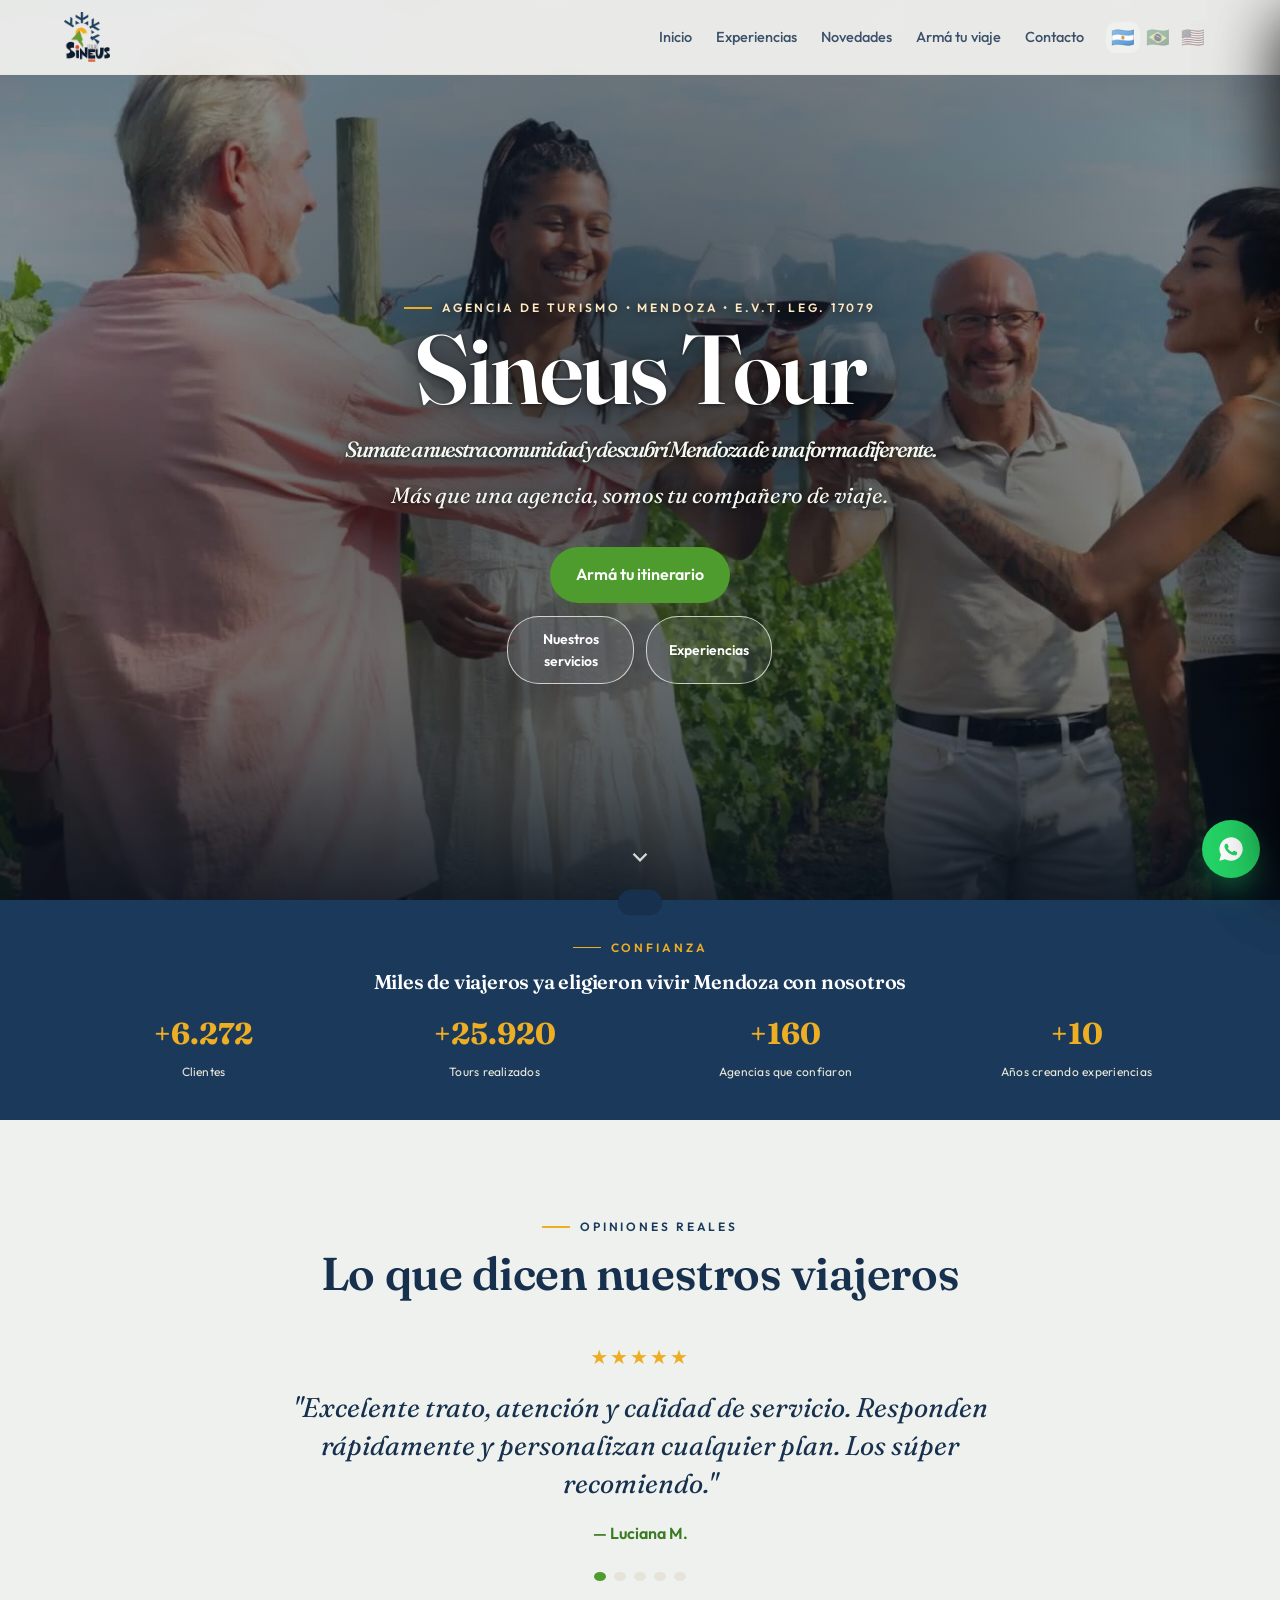
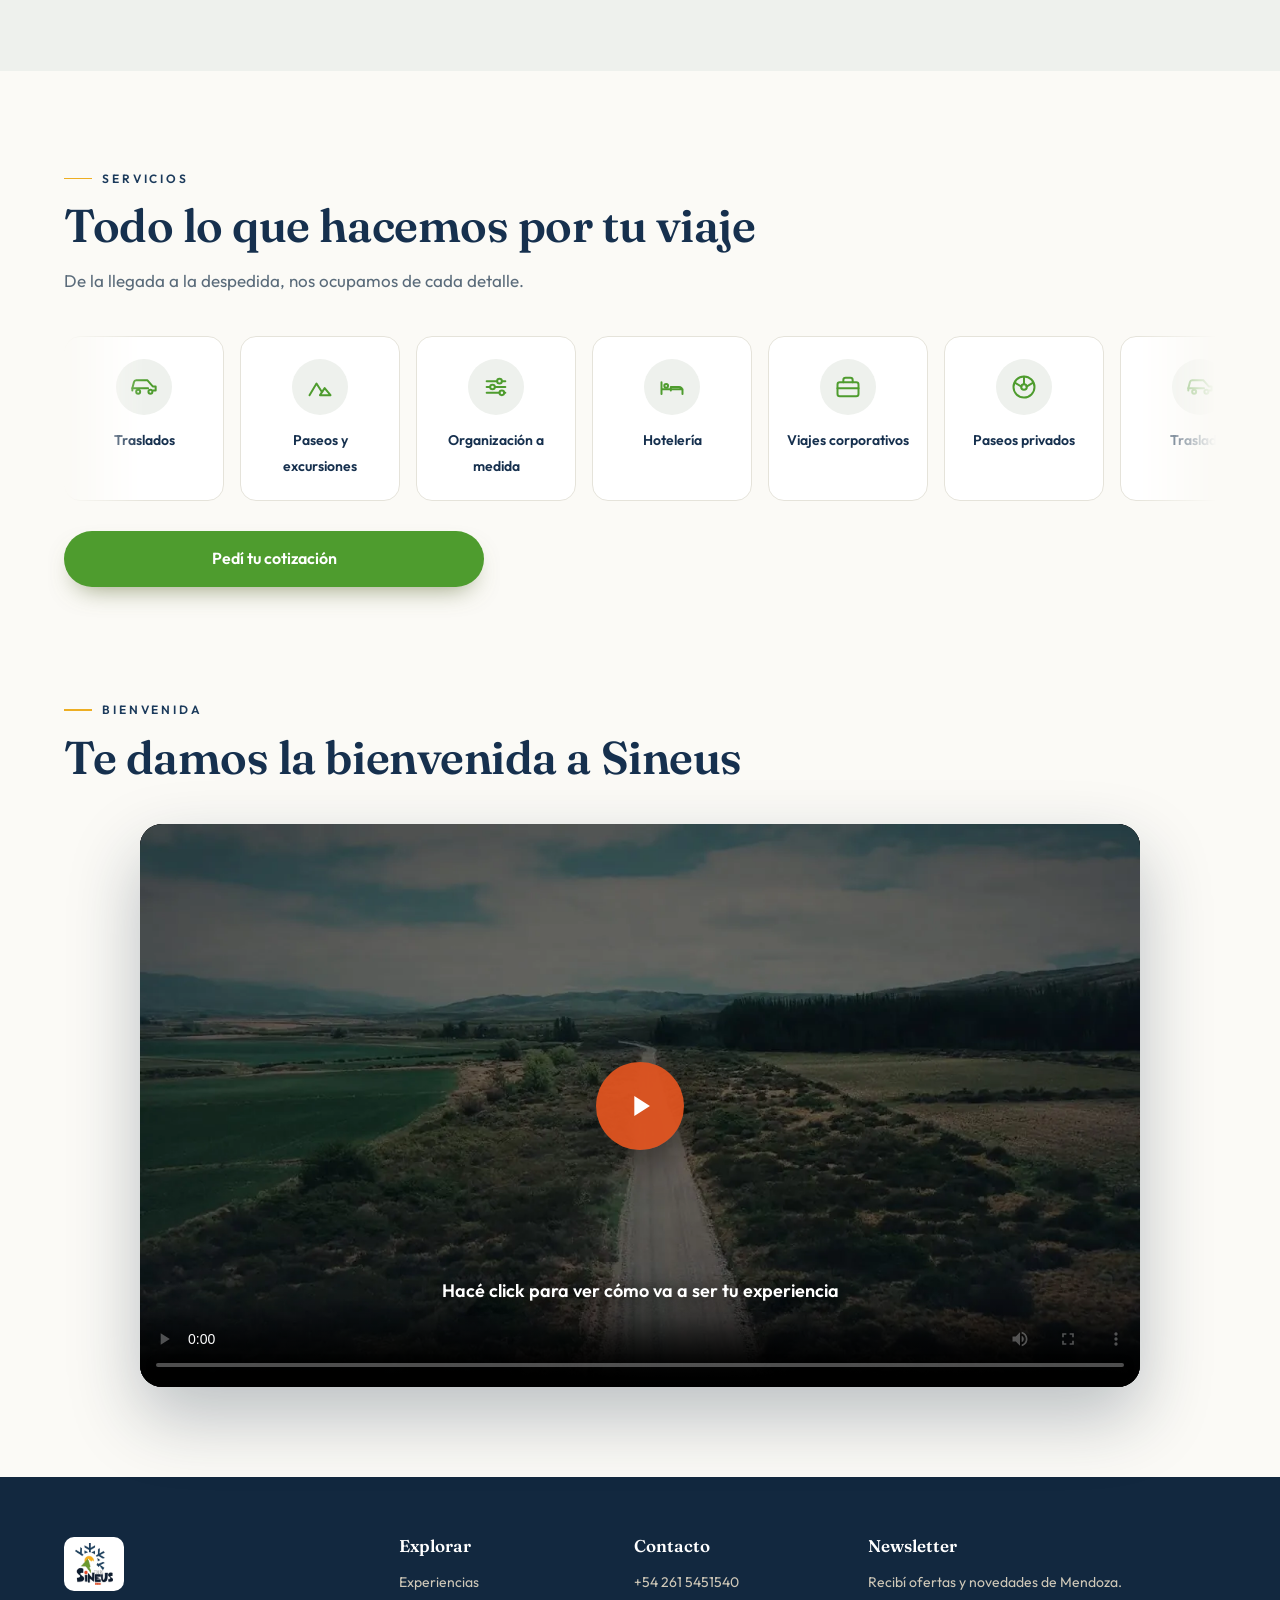
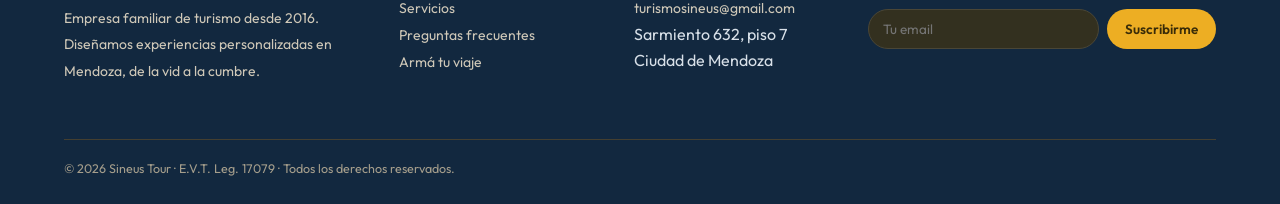
<file: index.html>
<!doctype html>
<html lang="es">
<head>
<meta charset="utf-8">
<!-- Google Tag Manager -->
<script>(function(w,d,s,l,i){w[l]=w[l]||[];w[l].push({'gtm.start':
new Date().getTime(),event:'gtm.js'});var f=d.getElementsByTagName(s)[0],
j=d.createElement(s),dl=l!='dataLayer'?'&l='+l:'';j.async=true;j.src=
'https://www.googletagmanager.com/gtm.js?id='+i+dl;f.parentNode.insertBefore(j,f);
})(window,document,'script','dataLayer','GTM-TDWXLM6');</script>
<!-- End Google Tag Manager -->
<!-- Meta Pixel Code -->
<script>
!function(f,b,e,v,n,t,s){if(f.fbq)return;n=f.fbq=function(){n.callMethod?
n.callMethod.apply(n,arguments):n.queue.push(arguments)};if(!f._fbq)f._fbq=n;
n.push=n;n.loaded=!0;n.version='2.0';n.queue=[];t=b.createElement(e);t.async=!0;
t.src=v;s=b.getElementsByTagName(e)[0];s.parentNode.insertBefore(t,s)}(window,
document,'script','https://connect.facebook.net/en_US/fbevents.js');
fbq('init','2566427130490494');fbq('track','PageView');
</script>
<noscript><img height="1" width="1" style="display:none"
src="https://www.facebook.com/tr?id=2566427130490494&ev=PageView&noscript=1"/></noscript>
<!-- End Meta Pixel Code -->

<meta name="viewport" content="width=device-width, initial-scale=1">
<title>Sineus Tour · Descubrí Mendoza de una forma diferente</title>
<meta name="description" content="Sineus Tour — agencia de turismo en Mendoza. Experiencias personalizadas, bodegas, alta montaña, itinerarios a medida y tienda de productos mendocinos.">
<style>
@import url('https://fonts.googleapis.com/css2?family=Fraunces:ital,opsz,wght@0,9..144,400;0,9..144,500;0,9..144,600;0,9..144,700;1,9..144,400;1,9..144,500&family=Outfit:wght@300;400;500;600;700&display=swap');

:root{
  --cream:#fbfaf6;
  --surface:#ffffff;
  --beige:#eef1ed;
  --beige-2:#e4e8e3;
  --line:#e5e3da;
  --ink:#16304e;
  --ink-soft:#5a6b7a;
  --olive:#4e9c2e;
  --olive-2:#5cae37;
  --olive-deep:#3a7a22;
  --gold:#edae23;
  --gold-deep:#c4880f;
  --terra:#e0531f;
  --navy:#1b3a5b;
  --navy-deep:#12283f;
  --shadow:0 22px 60px -28px rgba(18,40,63,.40);
  --shadow-sm:0 10px 30px -16px rgba(18,40,63,.28);
  --r:18px;
  --maxw:1200px;
}
body.dark{
  --cream:#0e1b28;
  --surface:#13212e;
  --beige:#172838;
  --beige-2:#1d3042;
  --line:#2a3d4f;
  --ink:#eaf1f6;
  --ink-soft:#9fb2c0;
  --navy:#1b3a5b;
  --navy-deep:#0c1925;
  --shadow:0 22px 60px -28px rgba(0,0,0,.6);
  --shadow-sm:0 10px 30px -16px rgba(0,0,0,.5);
}

*{box-sizing:border-box}
html{scroll-behavior:smooth}
body{margin:0;font-family:'Outfit',system-ui,-apple-system,sans-serif;color:var(--ink);background:var(--cream);line-height:1.6;-webkit-font-smoothing:antialiased;transition:background .4s,color .4s}
h1,h2,h3,h4{font-family:'Fraunces',Georgia,serif;font-weight:600;line-height:1.06;margin:0}
a{color:inherit;text-decoration:none}
img{max-width:100%;display:block}
button{font-family:inherit;cursor:pointer}
:focus-visible{outline:3px solid var(--gold);outline-offset:2px;border-radius:6px}
.wrap{max-width:var(--maxw);margin:0 auto;padding:0 24px}
.eyebrow{font-size:12px;letter-spacing:.24em;text-transform:uppercase;font-weight:600;color:var(--navy);display:inline-flex;align-items:center;gap:10px}
.eyebrow::before{content:"";width:28px;height:1.5px;background:var(--gold)}
.sec{padding:90px 0}
.sec-head{max-width:64ch;margin-bottom:42px}
.sec-head.center{margin-left:auto;margin-right:auto;text-align:center}
.sec-head.center .eyebrow{justify-content:center}
.sec-head h2{font-size:clamp(30px,4.3vw,46px);margin:14px 0 0;letter-spacing:-.01em}
.sec-head p{color:var(--ink-soft);font-size:17px;margin:16px 0 0}
.btn{border:none;border-radius:32px;padding:13px 26px;font-weight:600;font-size:15px;display:inline-flex;align-items:center;gap:9px;transition:transform .15s,background .25s,box-shadow .25s}
.btn:active{transform:scale(.97)}
.btn-primary{background:var(--olive);color:#fff;box-shadow:0 12px 26px -12px rgba(94,107,53,.7)}
.btn-primary:hover{background:var(--olive-2)}
.btn-gold{background:var(--gold);color:#3a2c08}
.btn-gold:hover{background:#d3a954}
.btn-ghost{background:transparent;color:var(--ink);border:1.5px solid var(--line)}
.btn-ghost:hover{border-color:var(--olive);color:var(--olive)}
.reveal{opacity:0;transform:translateY(26px);transition:opacity .7s ease,transform .7s ease}
.reveal.in{opacity:1;transform:none}
@media(prefers-reduced-motion:reduce){*{animation:none!important;transition:none!important}.reveal{opacity:1;transform:none}}

/* ===== NAV ===== */
header.nav{position:sticky;top:0;z-index:60;background:color-mix(in srgb,var(--cream) 88%,transparent);backdrop-filter:blur(14px);border-bottom:1px solid var(--line)}
.nav-in{display:flex;align-items:center;gap:22px;height:74px}
.brand{display:flex;align-items:center;gap:10px}
.brand img{height:50px;width:auto}
.nav-links{display:flex;gap:24px;margin-left:auto}
.nav-links a{font-size:14.5px;font-weight:500;color:var(--ink);opacity:.82;position:relative;padding:4px 0}
.nav-links a:hover{opacity:1;color:var(--olive)}
.nav-actions{display:flex;align-items:center;gap:10px}
.icon-btn{width:42px;height:42px;border-radius:50%;border:1px solid var(--line);background:var(--surface);color:var(--ink);display:grid;place-items:center;position:relative;transition:border-color .2s,color .2s}
.icon-btn:hover{border-color:var(--olive);color:var(--olive)}
.cart-count{position:absolute;top:-4px;right:-4px;background:var(--terra);color:#fff;font-size:10.5px;font-weight:700;min-width:18px;height:18px;border-radius:9px;display:grid;place-items:center;padding:0 4px}
.menu-toggle{display:none}
.lang-flags{display:flex;gap:1px;margin-right:6px}
.lang-flag{border:none;background:transparent;font-size:19px;line-height:1;padding:6px 5px;border-radius:9px;opacity:.45;filter:grayscale(.6);transition:all .2s}
.lang-flag:hover{opacity:.9}
.lang-flag.on{opacity:1;filter:none;background:var(--beige)}
.langs{display:flex;gap:5px;align-items:center;margin-right:2px}
.langbtn{width:30px;height:22px;border-radius:5px;border:1.5px solid var(--line);overflow:hidden;padding:0;background:none;opacity:.5;transition:opacity .2s,border-color .2s,transform .15s}
.langbtn:hover{opacity:.85;transform:translateY(-1px)}
.langbtn.on{opacity:1;border-color:var(--navy)}
.langbtn svg{width:100%;height:100%;display:block}
@media(max-width:560px){.langbtn{width:26px;height:19px}}

/* ===== HERO ===== */
.hero{background:var(--surface);padding:48px 0 36px}
.hero-grid{display:grid;grid-template-columns:1fr 1.02fr;gap:54px;align-items:center}
.hero-copy{max-width:570px}
.hero-copy h1{font-size:clamp(40px,5.6vw,68px);margin-top:16px;letter-spacing:-.02em;color:var(--ink)}
.hero-copy h1 .sub{display:block;font-size:clamp(17px,2vw,22px);font-weight:500;font-style:italic;color:var(--olive);margin-top:14px;line-height:1.3}
.hero-copy .lede{font-size:17px;color:var(--ink-soft);margin:22px 0 14px}
.hero-copy .lede strong{color:var(--ink);font-weight:600}
.hero-tag{font-family:'Fraunces',serif;font-style:italic;font-size:18px;color:var(--olive-deep);margin:8px 0 28px}
.hero-cta{display:flex;gap:13px;flex-wrap:wrap;align-items:center}
.hero-media{position:relative;aspect-ratio:5/5.5;border-radius:26px;overflow:hidden;box-shadow:var(--shadow);background:#ddd}
.hero-bg{position:absolute;inset:0}
.hero-slide{position:absolute;inset:0;background-size:cover;background-position:center;opacity:0;transition:opacity 1.5s ease}
.hero-slide.active{opacity:1;animation:kenburns 8s ease-out forwards}
@keyframes kenburns{from{transform:scale(1.09)}to{transform:scale(1)}}
#subbar{background:var(--surface);border-bottom:1px solid var(--line);padding:12px 0;display:none}
#subbar .wrap{display:flex}
.bod-detail{margin-top:14px}
.bod-card{border:1px solid var(--line);border-radius:14px;padding:14px 16px;background:var(--cream)}
.bod-card b{font-size:16px}
.bod-card .bd-zone{display:inline-block;margin-left:8px;font-size:12px;color:var(--olive);font-weight:600}
.bod-card p{margin:8px 0 0;font-size:13.5px;color:var(--ink-soft);line-height:1.5}
.bod-card .bd-note{font-size:12px;margin-top:6px}
.alta-map-layout{display:grid;grid-template-columns:1fr 1fr;gap:24px;margin-top:34px;align-items:start}
@media(max-width:840px){.alta-map-layout{grid-template-columns:1fr}}
.alta-map-stage{background:var(--cream);border:1px solid var(--line);border-radius:18px;padding:14px}
.alta-map-stage svg{width:100%;height:auto;max-height:66vh;display:block}
.astop text{font-family:'Outfit';font-size:11px;font-weight:600;fill:#12283f;pointer-events:none}
.astop.sel circle{stroke:#12283f;stroke-width:3}
.alta-info{background:var(--surface);border:1px solid var(--line);border-radius:18px;padding:22px}
.alta-info .tag{display:inline-block;background:var(--terra);color:#fff;font-size:11px;font-weight:700;letter-spacing:.1em;text-transform:uppercase;padding:4px 12px;border-radius:20px}
.alta-info h3{margin:12px 0 4px}
.alta-info .alt-meta{color:var(--olive);font-weight:600;font-size:13px;margin-bottom:8px}
.alta-info p{color:var(--ink-soft);line-height:1.6;font-size:14px}
.sec.trust{padding:46px 0}
.trust .sec-head{margin-bottom:20px}
.trust .sec-head h2{font-size:clamp(19px,2.3vw,27px)}
.trust .counters{margin-top:0}
.trust .counter{padding:6px}
.trust .counter b{font-size:clamp(24px,3vw,36px)}
.hero-cta{flex-direction:column;align-items:stretch}
.btn-hero-main{justify-content:center;font-size:16px;padding:15px 26px}
.hero-cta-row{display:flex;gap:12px}
.hero-cta-row .btn{flex:1;justify-content:center;padding:11px 14px;font-size:14px}
.sv-grid{display:grid;grid-template-columns:repeat(3,1fr);gap:18px}
@media(max-width:860px){.sv-grid{grid-template-columns:1fr 1fr}}
@media(max-width:560px){.sv-grid{grid-template-columns:1fr}}
.sv-card{background:var(--surface);border:1px solid var(--line);border-radius:16px;padding:22px}
.sv-card h3{margin:0 0 8px;font-size:19px}
.sv-card p{margin:0;color:var(--ink-soft);font-size:14px;line-height:1.55}
.sv-marquee{overflow:hidden;margin-top:12px;-webkit-mask-image:linear-gradient(90deg,transparent,#000 7%,#000 93%,transparent);mask-image:linear-gradient(90deg,transparent,#000 7%,#000 93%,transparent)}
.sv-track{display:flex;gap:16px;width:max-content;animation:svscroll 32s linear infinite}
.sv-marquee:hover .sv-track{animation-play-state:paused}
@keyframes svscroll{from{transform:translateX(0)}to{transform:translateX(-50%)}}
.sv-item{flex:0 0 auto;width:160px;background:var(--surface);border:1px solid var(--line);border-radius:16px;padding:22px 14px;text-align:center}
.sv-ico{display:grid;place-items:center;width:56px;height:56px;margin:0 auto 12px;border-radius:50%;background:var(--beige);color:var(--olive)}
.sv-ico svg{width:28px;height:28px}
.sv-name{font-weight:600;font-size:14px;color:var(--ink)}
.faq-list{max-width:760px;margin:0 auto;display:grid;gap:12px}
.faq-item{background:var(--surface);border:1px solid var(--line);border-radius:14px;overflow:hidden}
.faq-item summary{cursor:pointer;list-style:none;padding:17px 22px;font-weight:600;font-size:15.5px;color:var(--ink);display:flex;justify-content:space-between;align-items:center;gap:14px}
.faq-item summary::-webkit-details-marker{display:none}
.faq-item summary::after{content:"+";font-size:22px;line-height:1;color:var(--olive);transition:transform .2s;flex:0 0 auto}
.faq-item[open] summary::after{transform:rotate(45deg)}
.faq-a{padding:0 22px 20px;color:var(--ink-soft);line-height:1.6;font-size:14.5px}
.cart-suggest{margin:14px 0}
.cs-title{font-size:11.5px;font-weight:700;letter-spacing:.06em;text-transform:uppercase;color:var(--ink-soft);margin-bottom:8px}
.cs-item{display:flex;align-items:center;gap:10px;padding:8px;border:1px solid var(--line);border-radius:12px;margin-bottom:8px}
.cs-ic{width:38px;height:38px;display:grid;place-items:center;background:var(--beige);border-radius:8px;color:var(--olive);flex:0 0 auto}
.cs-ic svg{width:22px;height:22px}
.cs-info{flex:1;min-width:0}
.cs-info b{display:block;font-size:13px;line-height:1.2}
.cs-info span{font-size:12px;color:var(--ink-soft)}
.cs-add{width:30px;height:30px;border:none;border-radius:50%;background:var(--olive);color:#fff;font-size:19px;line-height:1;cursor:pointer;flex:0 0 auto}
.co-finish{background:var(--olive);color:#fff}
.co-wa-link{display:block;text-align:center;margin-top:9px;font-size:13px;color:var(--ink-soft);text-decoration:underline;cursor:pointer;background:none;border:none;width:100%}
.checkout{position:fixed;inset:0;z-index:1400;background:rgba(12,25,40,.55);display:none;overflow-y:auto}
.checkout.open{display:block}
.co-inner{background:var(--cream);min-height:100%;max-width:1080px;margin:0 auto;position:relative}
.co-x{position:absolute;top:12px;right:16px;border:none;background:none;font-size:30px;line-height:1;cursor:pointer;color:var(--ink);z-index:3}
.co-grid{display:grid;grid-template-columns:1.15fr 1fr}
@media(max-width:820px){.co-grid{grid-template-columns:1fr}}
.co-form{padding:40px 34px;background:var(--surface)}
.co-brand{font-family:'Fraunces',serif;font-weight:700;letter-spacing:.1em;text-align:center;margin-bottom:24px;color:var(--ink)}
.co-form h3{font-size:14px;margin:20px 0 10px;text-transform:uppercase;letter-spacing:.04em;color:var(--ink)}
.co-form input,.co-form select{width:100%;padding:12px 14px;border:1px solid var(--line);border-radius:10px;margin-bottom:10px;font:inherit;background:var(--cream);color:var(--ink)}
.co-row{display:flex;gap:10px}.co-row>*{flex:1}
.co-pay-tabs{display:flex;gap:10px;margin-bottom:12px}
.co-pay-tabs button{flex:1;padding:12px;border:1.5px solid var(--line);border-radius:10px;background:var(--cream);font:inherit;font-weight:600;cursor:pointer;color:var(--ink)}
.co-pay-tabs button.on{border-color:var(--olive);background:#eef5ea;color:var(--olive-deep)}
.co-pay-body{font-size:13.5px;color:var(--ink-soft);line-height:1.55;background:var(--cream);border:1px solid var(--line);border-radius:10px;padding:14px;margin-bottom:14px}
.co-cards{margin-top:8px;font-weight:600;color:var(--ink);font-size:12px;letter-spacing:.02em}
.co-pay-btn{width:100%;padding:15px;border:none;border-radius:12px;background:var(--olive);color:#fff;font-weight:700;font-size:15px;cursor:pointer}
.co-pay-btn:hover{background:var(--olive-deep)}
.co-secure{text-align:center;font-size:12px;color:var(--ink-soft);margin-top:12px}
.co-summary{padding:40px 34px}
.co-summary h3{font-size:15px;text-transform:uppercase;letter-spacing:.04em}
.co-item{display:flex;align-items:center;gap:12px;padding:12px 0;border-bottom:1px solid var(--line)}
.co-item-ic{width:46px;height:46px;display:grid;place-items:center;background:var(--surface);border:1px solid var(--line);border-radius:10px;color:var(--olive);flex:0 0 auto}
.co-item-ic svg{width:26px;height:26px}
.co-item-i{flex:1}.co-item-i b{display:block;font-size:14px}.co-item-i span{font-size:12px;color:var(--ink-soft)}
.co-item-p{font-weight:600;font-size:14px}
.co-totline{display:flex;justify-content:space-between;padding:8px 0;font-size:14px;color:var(--ink-soft)}
.co-totline.big{font-size:18px;color:var(--ink);font-weight:700;border-top:1px solid var(--line);margin-top:6px;padding-top:14px}
.co-suggest{margin-top:26px}
.welcome{padding-top:16px}
.welcome-frame{position:relative;max-width:1000px;margin:22px auto 0;border-radius:22px;overflow:hidden;box-shadow:0 30px 70px rgba(20,40,60,.28);background:#000}
.welcome-frame video{width:100%;max-height:78vh;display:block;margin:0 auto;object-fit:contain;background:#000}
.welcome-play{position:absolute;inset:0;margin:auto;width:88px;height:88px;border-radius:50%;border:none;background:rgba(224,83,31,.94);color:#fff;display:grid;place-items:center;cursor:pointer;box-shadow:0 14px 40px rgba(0,0,0,.5);transition:transform .2s;z-index:2}
.welcome-play:hover{transform:scale(1.08)}
.welcome-play.hide{display:none}
.map-note{font-size:12.5px;color:var(--ink-soft);margin:2px 0 14px;max-width:660px;line-height:1.5}
.exp-page{position:fixed;inset:0;z-index:1300;background:var(--cream);overflow-y:auto;opacity:0;visibility:hidden;transform:translateY(12px);transition:opacity .25s,transform .25s}
.exp-page.open{opacity:1;visibility:visible;transform:none}
.exp-page-bar{position:sticky;top:0;z-index:2;background:var(--surface);border-bottom:1px solid var(--line);padding:12px 20px;display:flex}
.exp-back{border:none;background:none;font:inherit;font-weight:600;color:var(--ink);cursor:pointer;font-size:15px}
.exp-hero{height:44vh;min-height:280px;background-size:cover;background-position:center;position:relative;display:flex;align-items:flex-end}
.exp-hero::after{content:"";position:absolute;inset:0;background:linear-gradient(180deg,rgba(12,25,40,.1),rgba(12,25,40,.78))}
.exp-hero-in{position:relative;z-index:1;padding:30px;color:#fff;max-width:1100px;margin:0 auto;width:100%}
.exp-hero-in .tag{display:inline-block;background:var(--terra);color:#fff;font-size:11px;font-weight:700;letter-spacing:.12em;text-transform:uppercase;padding:5px 12px;border-radius:20px}
.exp-hero-in h2{color:#fff;font-size:40px;margin:12px 0 0;text-shadow:0 2px 20px rgba(0,0,0,.55)}
.exp-body{padding:34px 20px 70px}
.exp-lead{font-size:18px;line-height:1.7;color:var(--ink-soft);max-width:760px}
.exp-body h3{margin:26px 0 12px}
.exp-inc{list-style:none;padding:0;display:grid;gap:10px;max-width:760px}
.exp-inc li{position:relative;padding-left:28px;color:var(--ink)}
.exp-inc li::before{content:"✓";position:absolute;left:0;color:var(--olive);font-weight:800}
.exp-cta{display:flex;gap:12px;flex-wrap:wrap;margin-top:28px}
.exp-note{margin-top:22px;font-size:13px;color:var(--ink-soft);max-width:760px}
.media-play{position:absolute;left:18px;bottom:18px;display:inline-flex;align-items:center;gap:10px;background:rgba(255,255,255,.93);border:none;color:var(--ink);border-radius:30px;padding:8px 18px 8px 8px;font-weight:600;font-size:14px;backdrop-filter:blur(6px);box-shadow:0 10px 26px -12px rgba(0,0,0,.5)}
.media-play .pi{width:30px;height:30px;border-radius:50%;background:var(--olive);color:#fff;display:grid;place-items:center;flex:none}
.hero-dots{position:absolute;bottom:20px;right:18px;display:flex;gap:7px}
.hdot{width:8px;height:8px;border-radius:50%;border:none;background:rgba(255,255,255,.6);box-shadow:0 1px 3px rgba(0,0,0,.4);transition:all .25s}
.hdot.on{background:#fff;width:24px;border-radius:5px}

/* ===== TRUST / COUNTERS ===== */
.trust{background:var(--navy);color:#fff}
.trust .sec-head h2{color:#fff}
.counters{display:grid;grid-template-columns:repeat(4,1fr);gap:20px;margin-top:8px}
.counter{text-align:center;padding:10px}
.counter b{font-family:'Fraunces',serif;font-size:clamp(34px,4.4vw,52px);display:block;color:var(--gold)}
.counter span{font-size:14px;color:#e9e7d8;letter-spacing:.02em}

function playYT(){const w=document.getElementById('ytAlta');if(!w||w.dataset.on)return;w.dataset.on=1;w.style.cursor='default';w.innerHTML='<iframe src="https://www.youtube.com/embed/2prFrkxCzPg?autoplay=1&rel=0&modestbranding=1" title="Alta Montaña Mendoza" allow="accelerometer; autoplay; clipboard-write; encrypted-media; gyroscope; picture-in-picture; web-share" allowfullscreen></iframe>';}

/* ===== TESTIMONIALS ===== */
.testi{background:var(--beige)}
.testi-track{position:relative;max-width:760px;margin:0 auto;min-height:180px}
.testi-card{position:absolute;inset:0;opacity:0;transform:translateY(12px);transition:opacity .6s,transform .6s;text-align:center}
.testi-card.on{opacity:1;transform:none;position:relative}
.stars{color:var(--gold);font-size:20px;letter-spacing:2px}
.testi-card p{font-family:'Fraunces',serif;font-style:italic;font-size:clamp(20px,2.6vw,27px);color:var(--ink);margin:16px 0 18px;line-height:1.4}
.testi-card .who{font-weight:600;color:var(--olive-deep)}
.testi-dots{display:flex;gap:8px;justify-content:center;margin-top:26px}
.tdot{width:9px;height:9px;border-radius:50%;border:none;background:var(--line);cursor:pointer}
.tdot.on{background:var(--olive)}

/* ===== EXPERIENCE CARDS ===== */
.exp-grid{display:grid;grid-template-columns:repeat(3,1fr);gap:22px}
.exp-card{position:relative;border-radius:var(--r);overflow:hidden;min-height:300px;display:flex;flex-direction:column;justify-content:flex-end;color:#fff;box-shadow:var(--shadow-sm);cursor:pointer}
.exp-card .ph{position:absolute;inset:0;background-size:cover;background-position:center;transition:transform .6s}
.exp-card:hover .ph{transform:scale(1.07)}
.exp-card::after{content:"";position:absolute;inset:0;z-index:1;background:linear-gradient(180deg,rgba(12,25,40,0) 20%,rgba(12,25,40,.55) 60%,rgba(12,25,40,.96) 100%)}
.exp-card .body{position:relative;z-index:2;padding:22px}
.exp-card .tag{font-size:11px;letter-spacing:.14em;text-transform:uppercase;font-weight:700;color:#fff;background:var(--terra);display:inline-block;padding:5px 12px;border-radius:20px;box-shadow:0 4px 12px -4px rgba(0,0,0,.5)}
.exp-card h3{font-size:25px;margin:12px 0 6px;color:#fff;text-shadow:0 2px 18px rgba(0,0,0,.7),0 1px 3px rgba(0,0,0,.5)}
.exp-card p{font-size:13.5px;color:#f0f3f7;margin:0;text-shadow:0 1px 10px rgba(0,0,0,.75)}
.exp-card .go{margin-top:12px;font-size:13px;font-weight:700;color:var(--gold);display:inline-flex;align-items:center;gap:6px;text-shadow:0 1px 8px rgba(0,0,0,.6)}

/* ===== WINE MAP ===== */
.map-block{background:var(--surface)}
.map-toggle{display:inline-flex;background:var(--beige);border:1px solid var(--line);border-radius:30px;padding:5px;gap:4px;margin-bottom:14px}
.map-toggle button{border:none;background:transparent;border-radius:24px;padding:10px 20px;font-weight:600;font-size:14px;color:var(--ink-soft)}
.map-toggle button.active{background:var(--olive);color:#fff}
.filters{display:flex;flex-wrap:wrap;gap:9px;margin-bottom:20px}
.filters button{border:1px solid var(--line);background:var(--surface);color:var(--ink-soft);border-radius:22px;padding:8px 16px;font-size:13px;font-weight:600;transition:all .2s}
.filters button.active{background:var(--gold);border-color:var(--gold);color:#3a2c08}
.map-layout{display:grid;grid-template-columns:1.15fr .85fr;gap:26px;align-items:start}
.map-stage{background:var(--beige);border:1px solid var(--line);border-radius:var(--r);padding:14px;box-shadow:var(--shadow-sm)}
.map-stage svg{width:100%;height:auto;display:block;border-radius:10px}
.map-legend{display:flex;flex-wrap:wrap;gap:14px;padding:12px 6px 4px;font-size:12.5px;color:var(--ink-soft)}
.map-legend i{width:13px;height:13px;border-radius:4px;display:inline-block;margin-right:6px;vertical-align:-2px}
.region{cursor:pointer;transition:opacity .2s,filter .2s}
.region:hover{filter:brightness(1.07)}
.region.dim{opacity:.25;pointer-events:none}
.region.sel{stroke:var(--olive-deep);stroke-width:3}
.reg-label{font-family:'Outfit';font-size:13px;font-weight:600;fill:#fff;pointer-events:none;paint-order:stroke;stroke:rgba(30,28,20,.55);stroke-width:3px}
.city-label{font-size:11.5px;font-weight:700;fill:var(--ink);font-family:'Outfit'}
.route{fill:none;stroke:var(--terra);stroke-width:3;stroke-dasharray:9 7;stroke-linecap:round;opacity:0;transition:opacity .3s}
.route.show{opacity:1;animation:dash 22s linear infinite}
@keyframes dash{to{stroke-dashoffset:-320}}
.stop{cursor:pointer;opacity:0;pointer-events:none;transition:opacity .3s}
.stop.show{opacity:1;pointer-events:auto}
.stop circle{fill:var(--surface);stroke:var(--terra);stroke-width:3}
.stop:hover circle,.stop.sel circle{fill:var(--gold)}
.stop text{font-size:11px;font-weight:600;fill:var(--ink);font-family:'Outfit';pointer-events:none}
.info{background:var(--surface);border:1px solid var(--line);border-radius:var(--r);padding:26px;box-shadow:var(--shadow-sm);min-height:430px}
.info .tag{font-size:11.5px;letter-spacing:.16em;text-transform:uppercase;color:var(--gold-deep);font-weight:700}
.info h3{font-size:26px;margin:8px 0 6px}
.info .desc{color:var(--ink-soft);font-size:14.5px;margin-bottom:14px}
.info .sub{font-size:12.5px;font-weight:700;letter-spacing:.08em;text-transform:uppercase;color:var(--olive);margin:16px 0 10px}
.bd-list{list-style:none;margin:0;padding:0;display:flex;flex-direction:column;gap:8px}
.bd-list li{display:flex;align-items:flex-start;gap:11px;font-size:14.5px;padding:11px 13px;background:var(--beige);border-radius:11px;border:1px solid var(--line)}
.bd-list .pin{flex:none;width:9px;height:9px;border-radius:50%;background:var(--gold);margin-top:7px}
.bd-list small{display:block;color:var(--ink-soft);font-size:12.5px}
.bd-list .bdtags{display:block;margin-top:4px}
.bd-list .bdtags span{font-size:10.5px;color:var(--olive-deep);background:var(--beige-2);border-radius:10px;padding:1px 7px;margin-right:4px;display:inline-block}
.meta{display:flex;gap:9px;flex-wrap:wrap;margin:4px 0 2px}
.chip{font-size:12px;font-weight:600;padding:5px 11px;border-radius:20px;background:var(--beige);border:1px solid var(--line);color:var(--ink-soft)}

/* ===== ALTA MONTAÑA / VIDEO ===== */
.video-wrap{position:relative;border-radius:var(--r);overflow:hidden;box-shadow:var(--shadow);aspect-ratio:16/9;background:#000}
.video-wrap iframe{width:100%;height:100%;border:0;display:block}
.yt-facade{cursor:pointer;background-size:cover;background-position:center}
.yt-facade::after{content:"";position:absolute;inset:0;background:linear-gradient(180deg,rgba(0,0,0,.12),rgba(0,0,0,.4));z-index:1}
.yt-play{position:absolute;left:50%;top:50%;transform:translate(-50%,-50%);width:76px;height:76px;border-radius:50%;border:none;background:rgba(224,83,31,.94);color:#fff;display:grid;place-items:center;box-shadow:0 12px 34px rgba(0,0,0,.5);z-index:2;transition:transform .2s}
.yt-facade:hover .yt-play{transform:translate(-50%,-50%) scale(1.09)}
.yt-label{position:absolute;bottom:14px;left:16px;background:rgba(0,0,0,.58);color:#fff;font-size:13px;font-weight:600;padding:6px 14px;border-radius:20px;backdrop-filter:blur(4px);z-index:2}
.split{display:grid;grid-template-columns:1.1fr .9fr;gap:40px;align-items:center}
.split .txt h3{font-size:clamp(24px,3vw,34px);margin-bottom:14px}
.split .txt p{color:var(--ink-soft);font-size:16px}

/* ===== ZONE SELECTOR (cabalgatas) ===== */
.zonesel{display:flex;flex-wrap:wrap;gap:10px;margin:18px 0}
.zonesel button{border:1.5px solid var(--line);background:var(--surface);color:var(--ink);border-radius:24px;padding:9px 18px;font-weight:600;font-size:14px}
.zonesel button.active{background:var(--olive);border-color:var(--olive);color:#fff}
.zone-out{background:var(--beige);border:1px solid var(--line);border-radius:14px;padding:18px 20px;font-size:15px;color:var(--ink-soft)}

/* ===== COMBOS ===== */
.combo-grid{display:grid;grid-template-columns:repeat(3,1fr);gap:20px}
.combo{background:var(--surface);border:1px solid var(--line);border-radius:var(--r);overflow:hidden;box-shadow:var(--shadow-sm);display:flex;flex-direction:column}
.combo .ph{height:140px;background-size:cover;background-position:center}
.combo .cbody{padding:20px;display:flex;flex-direction:column;flex:1}
.combo .ribbon{font-size:11px;font-weight:700;letter-spacing:.1em;text-transform:uppercase;color:var(--terra)}
.combo h4{font-size:21px;margin:6px 0 4px}
.combo .pair{font-size:13.5px;color:var(--ink-soft);flex:1}
.combo .price{font-family:'Fraunces',serif;font-size:26px;margin:12px 0;color:var(--olive-deep)}
.combo .price small{font-size:12px;color:var(--ink-soft);font-weight:400;font-family:'Outfit'}

/* ===== BLOG ===== */
.blog-cats{display:flex;flex-wrap:wrap;gap:9px;margin-bottom:24px}
.blog-cats button{border:1px solid var(--line);background:var(--surface);color:var(--ink-soft);border-radius:22px;padding:8px 16px;font-size:13px;font-weight:600}
.blog-cats button.active{background:var(--olive);border-color:var(--olive);color:#fff}
.blog-grid{display:grid;grid-template-columns:repeat(3,1fr);gap:24px}
.post{background:var(--surface);border:1px solid var(--line);border-radius:var(--r);overflow:hidden;box-shadow:var(--shadow-sm);display:flex;flex-direction:column;transition:transform .25s}
.post:hover{transform:translateY(-4px)}
.post .ph{height:185px;background-size:cover;background-position:center;position:relative}
.post .cat{position:absolute;top:12px;left:12px;background:var(--gold);color:#3a2c08;font-size:11px;font-weight:700;padding:4px 11px;border-radius:16px;text-transform:uppercase;letter-spacing:.06em}
.post .pbody{padding:18px 20px 22px;display:flex;flex-direction:column;flex:1}
.post .pmeta{font-size:12px;color:var(--ink-soft);margin-bottom:8px}
.post h3{font-size:20px;margin-bottom:8px}
.post p{font-size:14px;color:var(--ink-soft);flex:1}
.post .read{margin-top:12px;font-size:13px;font-weight:600;color:var(--olive)}

/* ===== ITINERARY ===== */
.itin{background:var(--beige)}
.itin-card{background:var(--surface);border:1px solid var(--line);border-radius:var(--r);box-shadow:var(--shadow-sm);padding:28px}
.itin-form{display:grid;grid-template-columns:repeat(3,1fr);gap:16px;margin-bottom:8px}
.field label{display:block;font-size:12.5px;font-weight:600;color:var(--ink-soft);margin-bottom:6px}
.field input,.field select,.field textarea{width:100%;border:1.5px solid var(--line);background:var(--cream);color:var(--ink);border-radius:11px;padding:11px 13px;font-family:inherit;font-size:14.5px}
.field input:focus,.field select:focus,.field textarea:focus{outline:none;border-color:var(--olive)}
.days{margin-top:22px;display:flex;flex-direction:column;gap:14px}
.day{border:1px solid var(--line);border-radius:14px;overflow:hidden}
.day-head{background:var(--beige);padding:12px 16px;font-weight:600;font-family:'Fraunces',serif;font-size:18px;display:flex;align-items:center;justify-content:space-between}
.day-body{padding:14px 16px;display:grid;grid-template-columns:repeat(4,1fr);gap:12px}
.pick label{display:block;font-size:11.5px;font-weight:700;text-transform:uppercase;letter-spacing:.06em;color:var(--olive);margin-bottom:6px}
.pick select{width:100%;border:1.5px solid var(--line);background:var(--cream);color:var(--ink);border-radius:10px;padding:9px 10px;font-family:inherit;font-size:13.5px}
.itin-summary{margin-top:20px;background:var(--beige);border-radius:14px;padding:16px 18px;font-size:14px;color:var(--ink-soft);min-height:40px}

/* ===== SHOP ===== */
.shop{background:var(--surface)}
.shop-tabs{display:flex;flex-wrap:wrap;gap:9px;margin-bottom:14px}
.shop-tabs button{background:var(--surface);border:1.5px solid var(--line);color:var(--ink-soft);border-radius:26px;padding:9px 18px;font-weight:600;font-size:13.5px}
.shop-tabs button.active{background:var(--olive);border-color:var(--olive);color:#fff}
.shop-bar{display:flex;flex-wrap:wrap;gap:12px;align-items:center;justify-content:space-between;margin-bottom:18px}
.search{display:flex;align-items:center;gap:8px;border:1.5px solid var(--line);background:var(--cream);border-radius:24px;padding:8px 14px;min-width:220px}
.search input{border:none;background:transparent;outline:none;font-family:inherit;font-size:14px;color:var(--ink);width:100%}
.grid{display:grid;grid-template-columns:repeat(4,1fr);gap:20px}
.card{background:var(--surface);border:1px solid var(--line);border-radius:14px;overflow:hidden;display:flex;flex-direction:column;box-shadow:var(--shadow-sm);transition:transform .22s}
.card:hover{transform:translateY(-4px)}
.thumb{height:160px;display:grid;place-items:center;position:relative}
.thumb svg{width:92px;height:92px}
.thumb .cat{position:absolute;top:10px;left:10px;font-size:10.5px;font-weight:700;letter-spacing:.08em;text-transform:uppercase;background:rgba(43,41,32,.78);color:var(--gold);padding:4px 9px;border-radius:14px}
.wish{position:absolute;top:9px;right:9px;width:32px;height:32px;border-radius:50%;border:none;background:rgba(255,255,255,.9);color:var(--terra);display:grid;place-items:center}
.wish.on{background:var(--terra);color:#fff}
.card-body{padding:15px 16px 17px;display:flex;flex-direction:column;flex:1}
.card-body h4{font-family:'Fraunces',serif;font-size:18px;margin-bottom:4px}
.card-body .stars{font-size:12px;letter-spacing:1px;margin-bottom:6px}
.card-body .blurb{font-size:12.5px;color:var(--ink-soft);flex:1;margin-bottom:12px}
.price-row{display:flex;align-items:center;justify-content:space-between;gap:10px}
.price{font-family:'Fraunces',serif;font-size:21px;color:var(--olive-deep)}
.add{border:none;background:var(--olive);color:#fff;border-radius:24px;padding:9px 15px;font-weight:600;font-size:13px;display:inline-flex;align-items:center;gap:6px}
.add:hover{background:var(--olive-2)}
.add.added{background:var(--gold);color:#3a2c08}
.packs{margin-top:30px;display:grid;grid-template-columns:repeat(3,1fr);gap:18px}
.pack{background:linear-gradient(150deg,var(--beige),var(--beige-2));border:1px solid var(--line);border-radius:16px;padding:22px}
.pack h4{font-size:20px;margin-bottom:6px}
.pack .pp{font-family:'Fraunces',serif;font-size:24px;color:var(--terra);margin:10px 0}

/* ===== CONTACT ===== */
.contact{background:var(--beige)}
.contact-grid{display:grid;grid-template-columns:1.1fr .9fr;gap:34px}
.form-card{background:var(--surface);border:1px solid var(--line);border-radius:var(--r);padding:28px;box-shadow:var(--shadow-sm)}
.form-row{display:grid;grid-template-columns:1fr 1fr;gap:14px;margin-bottom:14px}
.contact-side{display:flex;flex-direction:column;gap:16px}
.cside-item{background:var(--surface);border:1px solid var(--line);border-radius:14px;padding:18px 20px;display:flex;gap:14px;align-items:flex-start}
.cside-item .ic{width:42px;height:42px;border-radius:12px;background:var(--olive);color:#fff;display:grid;place-items:center;flex:none}
.cside-item b{font-family:'Fraunces',serif;font-size:16px}
.cside-item a,.cside-item span{font-size:14px;color:var(--ink-soft)}
.mapembed{border-radius:14px;overflow:hidden;border:1px solid var(--line);min-height:200px}
.mapembed iframe{width:100%;height:100%;min-height:200px;border:0;display:block}

/* ===== FOOTER ===== */
footer{background:var(--navy-deep);color:#d8e0e8;padding:60px 0 26px}
body:not(.dark) footer{background:var(--navy-deep)}
.foot-grid{display:grid;grid-template-columns:1.5fr 1fr 1fr 1.2fr;gap:32px}
footer h4{color:#fff;font-size:17px;margin-bottom:14px}
footer a,footer p{font-size:14px;color:#cfc8b8;line-height:1.9}
footer a:hover{color:var(--gold)}
footer .brand img{height:54px;background:#fff;border-radius:10px;padding:6px 11px}
.news{display:flex;gap:8px;margin-top:12px}
.news input{flex:1;border:1px solid #4a4636;background:#33301f;color:#fff;border-radius:24px;padding:10px 14px;font-family:inherit;font-size:13.5px}
.news button{border:none;background:var(--gold);color:#3a2c08;border-radius:24px;padding:10px 18px;font-weight:600;font-size:13.5px}
.foot-bottom{margin-top:40px;padding-top:18px;border-top:1px solid #443f30;display:flex;justify-content:space-between;flex-wrap:wrap;gap:10px;font-size:12.5px;color:#a59e8c}
.proto-badge{display:inline-block;background:rgba(196,154,72,.18);color:var(--gold);font-size:11px;font-weight:600;padding:5px 12px;border-radius:20px}

/* ===== FLOATING / DRAWERS / MODALS ===== */
.wa-float{position:fixed;right:20px;bottom:22px;z-index:55;width:58px;height:58px;border-radius:50%;background:#25d366;color:#fff;display:grid;place-items:center;box-shadow:0 14px 34px -10px rgba(37,211,102,.7);border:none}
.wa-float:hover{transform:scale(1.06)}
.scrim{position:fixed;inset:0;background:rgba(30,28,20,.55);opacity:0;pointer-events:none;transition:opacity .3s;z-index:70}
.scrim.open{opacity:1;pointer-events:auto}
.drawer{position:fixed;top:0;right:0;height:100%;width:min(420px,100%);background:var(--cream);z-index:80;transform:translateX(100%);transition:transform .34s cubic-bezier(.4,0,.2,1);display:flex;flex-direction:column;box-shadow:-20px 0 60px -20px rgba(0,0,0,.5)}
.drawer.open{transform:none}
.drawer-head{display:flex;align-items:center;justify-content:space-between;padding:20px 22px;border-bottom:1px solid var(--line)}
.drawer-head h3{font-size:21px}
.x{background:none;border:none;font-size:26px;color:var(--ink-soft);line-height:1}
.drawer-items{flex:1;overflow:auto;padding:14px 22px}
.ci{display:flex;gap:12px;padding:13px 0;border-bottom:1px solid var(--line)}
.ci-thumb{width:50px;height:50px;border-radius:10px;flex:none;display:grid;place-items:center;background:var(--beige);border:1px solid var(--line)}
.ci-thumb svg{width:34px;height:34px}
.ci-info{flex:1;min-width:0}
.ci-info b{font-family:'Fraunces',serif;font-size:15px;display:block}
.ci-info .ci-cat{font-size:11px;color:var(--ink-soft);text-transform:uppercase;letter-spacing:.06em}
.qty{display:inline-flex;align-items:center;margin-top:7px;border:1px solid var(--line);border-radius:20px;overflow:hidden}
.qty button{width:26px;height:26px;border:none;background:var(--surface);color:var(--olive);font-weight:700;font-size:15px}
.qty span{min-width:26px;text-align:center;font-size:13px;font-weight:600}
.ci-price{font-family:'Fraunces',serif;font-weight:600;font-size:15px;text-align:right;flex:none;color:var(--olive-deep)}
.ci-remove{background:none;border:none;color:var(--ink-soft);font-size:11px;text-decoration:underline;margin-top:6px;padding:0}
.empty{text-align:center;color:var(--ink-soft);padding:50px 20px;font-size:14.5px}
.drawer-foot{padding:18px 22px 22px;border-top:1px solid var(--line);background:var(--surface)}
.coupon{display:flex;gap:8px;margin-bottom:14px}
.coupon input{flex:1;border:1.5px solid var(--line);background:var(--cream);color:var(--ink);border-radius:22px;padding:9px 14px;font-family:inherit;font-size:13px}
.coupon button{border:none;background:var(--beige-2);color:var(--ink);border-radius:22px;padding:9px 16px;font-weight:600;font-size:13px}
.totline{display:flex;justify-content:space-between;font-size:14px;color:var(--ink-soft);margin-bottom:4px}
.totline.big{font-size:16px;color:var(--ink);font-weight:600;margin:8px 0 14px}
.totline.big b{font-family:'Fraunces',serif;font-size:24px;color:var(--olive-deep)}
.pay-opts{display:flex;flex-direction:column;gap:9px}
.btn-block{width:100%;justify-content:center;border:none;border-radius:28px;padding:14px;font-weight:600;font-size:15px;display:inline-flex;gap:8px;align-items:center}
.mp{background:#00b1ea;color:#fff}
.transf{background:var(--beige-2);color:var(--ink)}
.wa-b{background:#25d366;color:#0a3d20}
.foot-note{font-size:11.5px;color:var(--ink-soft);text-align:center;margin-top:10px}
.toast{position:fixed;left:50%;bottom:26px;transform:translate(-50%,160%);background:var(--ink);color:var(--cream);padding:13px 22px;border-radius:30px;font-size:14px;z-index:95;box-shadow:var(--shadow);transition:transform .35s;display:flex;gap:9px;align-items:center}
.toast.show{transform:translate(-50%,0)}
.toast b{color:var(--gold)}
.vmodal{position:fixed;inset:0;background:rgba(20,18,12,.86);backdrop-filter:blur(7px);display:flex;align-items:center;justify-content:center;padding:22px;opacity:0;pointer-events:none;transition:opacity .3s;z-index:90}
.vmodal.open{opacity:1;pointer-events:auto}
.vmodal-inner{position:relative;width:min(880px,100%)}
.vmodal video{width:100%;border-radius:16px;box-shadow:0 40px 90px -25px rgba(0,0,0,.7);background:#000}
.vclose{position:absolute;top:-16px;right:-16px;width:42px;height:42px;border-radius:50%;border:none;background:var(--olive);color:#fff;font-size:24px;font-weight:700;box-shadow:var(--shadow)}

/* ===== RESPONSIVE ===== */
@media(max-width:980px){
  .nav-links{display:none;position:absolute;top:100%;left:0;right:0;flex-direction:column;gap:0;background:var(--cream);border-top:1px solid var(--line);border-bottom:1px solid var(--line);box-shadow:0 16px 36px rgba(0,0,0,.16);padding:4px 22px 14px;margin-left:0;z-index:70}
  .nav-links a{padding:15px 2px;font-size:16.5px;opacity:1;width:100%;border-bottom:1px solid color-mix(in srgb,var(--line) 70%,transparent)}
  .nav-links a:last-child{border-bottom:none}
  .menu-toggle{display:grid}
  .hero-grid{grid-template-columns:1fr;gap:28px}
  .hero-media{order:-1;aspect-ratio:4/3}
  .exp-grid,.combo-grid,.blog-grid,.packs{grid-template-columns:repeat(2,1fr)}
  .grid{grid-template-columns:repeat(2,1fr)}
  .map-layout,.split,.contact-grid{grid-template-columns:1fr}
  .counters{grid-template-columns:repeat(2,1fr)}
  .itin-form{grid-template-columns:1fr}
  .day-body{grid-template-columns:repeat(2,1fr)}
  .foot-grid{grid-template-columns:1fr 1fr}
}
@media(max-width:560px){
  .sec{padding:62px 0}
  .exp-grid,.combo-grid,.blog-grid,.grid,.packs{grid-template-columns:1fr}
  .counters{grid-template-columns:repeat(2,1fr)}
  .form-row{grid-template-columns:1fr}
  .day-body{grid-template-columns:1fr}
  .foot-grid{grid-template-columns:1fr}
}

html,body{overflow-x:hidden;max-width:100%}
.bd-list{max-height:330px;overflow-y:auto;padding-right:6px}
.sec.trust{padding:30px 0}
.trust .sec-head{margin-bottom:12px}
.trust .sec-head h2{font-size:clamp(15px,2vw,20px);max-width:none}
.trust .counter b{font-size:clamp(21px,2.6vw,30px)}
.trust .counter span{font-size:12px}
.trust .counters{gap:12px}
@media(max-width:560px){
  .hero{padding:26px 0 20px;text-align:center}
  .hero-copy{max-width:100%;margin:0 auto}
  .eyebrow{font-size:10px;letter-spacing:.1em;justify-content:center;flex-wrap:wrap;text-align:center}
  .hero h1{font-size:31px;line-height:1.12}
  .hero .sub{font-size:14.5px}
  .lede{font-size:14.5px}
  .hero-tag{font-size:16px}
  .hero-cta{max-width:330px;margin:14px auto 0}
  .trust .counters{grid-template-columns:repeat(2,1fr)}
  .trust .sec-head h2{font-size:16px}
}

/* ===== PORTADA PANTALLA COMPLETA + BIENVENIDA ===== */
:root{--navh:68px}
.hero{position:relative;min-height:100svh;min-height:100vh;display:flex;align-items:center;justify-content:center;padding:0;margin-top:calc(-1*var(--navh));overflow:hidden;background:#0b1a2b}
.hero-video{position:absolute;inset:0;width:100%;height:100%;object-fit:cover;z-index:0}
@keyframes heroZoom{to{transform:scale(1)}}
.hero-scrim{position:absolute;inset:0;z-index:1;background:radial-gradient(ellipse 88% 66% at 50% 45%,rgba(7,16,28,.62),rgba(7,16,28,0) 66%),linear-gradient(180deg,rgba(7,16,28,.52),rgba(7,16,28,.34) 40%,rgba(7,16,28,.5) 72%,rgba(7,16,28,.9))}
.hero-inner{position:relative;z-index:2;width:100%;padding-top:var(--navh);display:flex;justify-content:center}
.hero .hero-copy{max-width:800px;margin:0;text-align:center;color:#fff}
.hero .eyebrow{color:#ffe7bf;justify-content:center;text-shadow:0 1px 12px rgba(0,0,0,.8)}
.hero h1{color:#fff;font-size:clamp(46px,8vw,98px);letter-spacing:-.02em;margin-top:0;text-shadow:0 2px 30px rgba(0,0,0,.72),0 1px 4px rgba(0,0,0,.5)}
.hero h1 .sub{color:#f4f8f1;font-weight:500;font-style:italic;text-shadow:0 1px 14px rgba(0,0,0,.85),0 1px 3px rgba(0,0,0,.55)}
.hero .hero-tag{color:#f3f7f0;font-size:clamp(16px,2.1vw,22px);margin-top:14px;text-shadow:0 1px 16px rgba(0,0,0,.82),0 1px 3px rgba(0,0,0,.5)}
.hero .hero-cta{align-items:center;margin-top:34px}
.hero .hero-cta-row{justify-content:center}
.hero .btn-ghost{color:#fff;border:1.5px solid rgba(255,255,255,.72);background:rgba(255,255,255,.1);backdrop-filter:blur(6px)}
.hero .btn-ghost:hover{background:rgba(255,255,255,.22);border-color:#fff;color:#fff}
.hero-scroll{position:absolute;left:50%;bottom:22px;z-index:3;color:#fff;opacity:.82;transform:translateX(-50%);animation:heroBob 1.9s ease-in-out infinite}
@keyframes heroBob{0%,100%{transform:translateX(-50%) translateY(0)}50%{transform:translateX(-50%) translateY(8px)}}
.hero-copy>*{opacity:0;transform:translateY(26px);animation:heroUp .9s cubic-bezier(.2,.75,.2,1) forwards}
.hero-copy>.eyebrow{animation-delay:.95s}
.hero-copy>h1{animation-delay:1.08s}
.hero-copy>.hero-tag{animation-delay:1.24s}
.hero-copy>.hero-cta{animation-delay:1.4s}
@keyframes heroUp{to{opacity:1;transform:none}}
#intro{position:fixed;inset:0;z-index:99999;background:var(--cream,#fbfaf6);display:flex;align-items:center;justify-content:center;transition:opacity .7s ease,visibility .7s ease}
#intro .intro-logo{width:155px;max-width:42vw;opacity:0;transform:scale(.82);animation:introLogo 1.55s cubic-bezier(.2,.7,.2,1) forwards}
@keyframes introLogo{0%{opacity:0;transform:scale(.82)}42%{opacity:1;transform:scale(1)}100%{opacity:1;transform:scale(1.05)}}
#intro.done{opacity:0;visibility:hidden}
body.intro-active{overflow:hidden}
@media (max-width:760px){
  .hero h1{font-size:clamp(36px,12vw,56px)}
  .hero .hero-cta{max-width:340px;margin-left:auto;margin-right:auto}
}
@media (prefers-reduced-motion:reduce){
  .hero-video{animation:none;transform:none}
  .hero-copy>*{animation:none;opacity:1;transform:none}
  .hero-scroll{animation:none}
  #intro{display:none}
}

/* ===== RECORRIDO ALTA MONTAÑA ===== */
.alta-route-wrap{margin-top:30px;background:#fff;border:1px solid var(--line);border-radius:22px;padding:16px 16px 8px;box-shadow:var(--shadow)}
.alta-route{width:100%;height:auto;display:block}
.alta-route-cap{text-align:center;color:var(--soft);font-size:14.5px;margin:12px 0 8px}
.alta-route-cap b{color:var(--navy)}

/* ===== COMBOS DETALLE ===== */
.combo-det{list-style:none;padding:0;margin:4px 0 16px;display:flex;flex-direction:column;gap:9px}
.combo-det li{font-size:13.5px;line-height:1.4;color:var(--ink-soft);padding-left:14px;position:relative}
.combo-det li::before{content:"";position:absolute;left:0;top:7px;width:6px;height:6px;border-radius:50%;background:var(--green)}
.combo-det li b{color:var(--navy);font-weight:700}

/* ===== BIENVENIDA · CTA ===== */
.welcome-cta{position:absolute;left:50%;bottom:15%;transform:translateX(-50%);z-index:3;color:#fff;font-weight:600;font-size:clamp(14px,2vw,18px);line-height:1.3;text-align:center;width:86%;max-width:440px;text-shadow:0 2px 16px rgba(0,0,0,.85);pointer-events:none;transition:opacity .3s}
.welcome-play.hide ~ .welcome-cta{opacity:0}

/* ===== LECTOR DE NOVEDADES ===== */
.post{cursor:pointer}
.post-hero{height:300px;background-size:cover;background-position:center;position:relative;display:flex;align-items:flex-end}
.post-hero::after{content:"";position:absolute;inset:0;background:linear-gradient(180deg,rgba(11,26,43,.12),rgba(11,26,43,.78))}
.post-hero-in{position:relative;z-index:2;padding:28px 20px;max-width:760px;margin:0 auto;width:100%;color:#fff}
.post-hero-in .tag{display:inline-block;background:var(--green);color:#fff;font-size:11px;letter-spacing:.12em;text-transform:uppercase;font-weight:700;padding:5px 12px;border-radius:999px;margin-bottom:12px}
.post-hero-in h1{color:#fff;font-size:clamp(28px,4.6vw,46px);line-height:1.09;text-shadow:0 2px 22px rgba(0,0,0,.5)}
.post-meta{margin-top:12px;font-size:14px;opacity:.92}
.post-article{max-width:760px;padding:32px 20px 40px}
.post-article h3{font-family:'Fraunces',Georgia,serif;color:var(--navy);font-size:clamp(20px,3vw,27px);margin:30px 0 12px;line-height:1.2}
.post-article p{color:var(--ink-soft,#44515e);font-size:16.5px;line-height:1.72;margin:0 0 15px}
.post-article p strong{color:var(--navy)}
.post-cta{display:flex;gap:12px;flex-wrap:wrap;margin:32px 0 10px;padding-top:24px;border-top:1px solid var(--line)}

.post-img{width:100%;border-radius:14px;margin:8px 0 22px;display:block;box-shadow:0 8px 22px rgba(0,0,0,.12)}

/* ===== VENDIMIA TABS ===== */
.vtabs{margin:4px 0 8px}
.vtab-btns{display:flex;flex-wrap:wrap;gap:8px;margin-bottom:22px}
.vtb{border:1.5px solid var(--line);background:#fff;color:var(--navy);font-weight:600;font-size:14px;padding:9px 16px;border-radius:999px;cursor:pointer;transition:.15s}
.vtb:hover{border-color:var(--green)}
.vtb.active{background:var(--navy);color:#fff;border-color:var(--navy)}
.vtab-panel{display:none}
.vtab-panel.show{display:block;animation:vfade .25s ease}
@keyframes vfade{from{opacity:0;transform:translateY(6px)}to{opacity:1;transform:none}}
/* ===== FLIP CARDS ITINERARIOS ===== */
.flip-grid{display:grid;grid-template-columns:repeat(3,1fr);gap:18px;margin:12px 0 26px}
.flip-card{perspective:1300px;height:430px;cursor:pointer;outline:none}
.flip-inner{position:relative;width:100%;height:100%;transition:transform .7s cubic-bezier(.2,.8,.2,1);transform-style:preserve-3d}
.flip-card.flipped .flip-inner{transform:rotateY(180deg)}
.flip-front,.flip-back{position:absolute;inset:0;-webkit-backface-visibility:hidden;backface-visibility:hidden;border-radius:18px;overflow:hidden;box-shadow:var(--shadow)}
.flip-front{display:flex;align-items:flex-end}
.flip-ph{position:absolute;inset:0;background-size:cover;background-position:center}
.flip-front::after{content:"";position:absolute;inset:0;background:linear-gradient(180deg,rgba(11,26,43,.12),rgba(11,26,43,.84))}
.flip-front-in{position:relative;z-index:2;padding:22px;color:#fff;width:100%}
.flip-front-in .days{display:inline-block;background:var(--green);font-size:12px;font-weight:700;letter-spacing:.08em;text-transform:uppercase;padding:5px 12px;border-radius:999px}
.flip-front-in h4{color:#fff;font-size:24px;margin:12px 0 10px;text-shadow:0 2px 14px rgba(0,0,0,.5)}
.flip-hint{font-size:12.5px;opacity:.92}
.flip-hint.dark{color:var(--soft);opacity:1;font-weight:600}
.flip-back{transform:rotateY(180deg);background:#fff;padding:22px;display:flex;flex-direction:column}
.flip-back-head{font-family:'Fraunces',Georgia,serif;color:var(--navy);font-weight:600;font-size:19px;margin-bottom:14px}
.flip-days{list-style:none;padding:0;margin:0;display:flex;flex-direction:column;gap:11px;flex:1}
.flip-days li{display:flex;flex-direction:column;gap:2px;font-size:13px;line-height:1.36}
.flip-days li b{color:var(--green);font-weight:700}
.flip-days li span{color:var(--ink-soft,#55606b)}
/* ===== CINTA DE IMAGENES ===== */
.itin-strip{overflow:hidden;margin:12px 0 18px;border-radius:14px;-webkit-mask-image:linear-gradient(90deg,transparent,#000 5%,#000 95%,transparent);mask-image:linear-gradient(90deg,transparent,#000 5%,#000 95%,transparent)}
.itin-strip-track{display:flex;gap:10px;width:max-content;animation:marq 36s linear infinite}
.itin-strip:hover .itin-strip-track{animation-play-state:paused}
.strip-item{flex:0 0 220px;height:140px;background-size:cover;background-position:center;border-radius:12px}
@keyframes marq{from{transform:translateX(0)}to{transform:translateX(-50%)}}
@media(max-width:760px){.flip-grid{grid-template-columns:1fr}.flip-card{height:390px}}

/* ===== SUNSET CARRUSEL ===== */
.sunset-carousel{position:relative;margin:10px 0 24px}
.sc-track{display:flex;gap:14px;overflow-x:auto;scroll-snap-type:x mandatory;padding:4px 2px 14px;-webkit-overflow-scrolling:touch;scrollbar-width:none}
.sc-track::-webkit-scrollbar{display:none}
.sc-card{flex:0 0 260px;scroll-snap-align:start;min-height:230px;border-radius:18px;padding:22px;color:#fff;display:flex;flex-direction:column;justify-content:flex-end;position:relative;box-shadow:var(--shadow);overflow:hidden}
.sc-card::after{content:"";position:absolute;inset:0;background:radial-gradient(circle at 70% 20%,rgba(255,255,255,.22),transparent 60%)}
.sc-num{position:absolute;top:16px;left:20px;font-family:'Fraunces',serif;font-size:30px;font-weight:600;opacity:.6;z-index:2}
.sc-sun{position:absolute;top:18px;right:20px;font-size:26px;opacity:.85;z-index:2}
.sc-card h4{color:#fff;font-size:21px;margin:0 0 8px;position:relative;z-index:2;text-shadow:0 2px 12px rgba(0,0,0,.35)}
.sc-card p{color:#fff;font-size:13.5px;line-height:1.45;margin:0;opacity:.96;position:relative;z-index:2}
.sc-arrow{position:absolute;top:38%;transform:translateY(-50%);z-index:5;width:44px;height:44px;border-radius:50%;border:none;background:#fff;color:var(--navy);font-size:24px;line-height:1;cursor:pointer;box-shadow:0 6px 18px rgba(0,0,0,.18);display:flex;align-items:center;justify-content:center}
.sc-arrow.prev{left:-8px}.sc-arrow.next{right:-8px}
.sc-arrow:hover{background:var(--navy);color:#fff}
/* ===== ACORDEON ===== */
.accordion{margin:14px 0 8px;border-top:1px solid var(--line)}
.acc-item{border-bottom:1px solid var(--line)}
.acc-head{width:100%;background:none;border:none;text-align:left;display:flex;justify-content:space-between;align-items:center;gap:14px;padding:18px 2px;cursor:pointer;font-family:'Fraunces',Georgia,serif;color:var(--navy);font-size:clamp(17px,2.4vw,20px);font-weight:600;line-height:1.25}
.acc-ic{flex:0 0 auto;width:28px;height:28px;border-radius:50%;background:var(--navy);color:#fff;font-size:20px;line-height:26px;text-align:center;transition:.25s}
.acc-item.open .acc-ic{transform:rotate(45deg);background:var(--green)}
.acc-body{max-height:0;overflow:hidden;transition:max-height .4s ease}
.acc-item.open .acc-body{max-height:1600px}
.acc-body>*:first-child{margin-top:4px}
.acc-body{padding:0 2px}
.acc-item.open .acc-body{padding:0 2px 16px}
@media(max-width:620px){.sc-arrow{display:none}.sc-card{flex-basis:80%}}
</style>
<style id="imgvars">:root{--img1:url('img/a0b8742de6a1.webp');--img2:url('img/98d5e7f3e589.webp');--img3:url('img/9a116f2019be.webp');--img4:url('img/db2b0d7b20cf.webp');--img5:url('img/f926cf71811e.webp');--img6:url('img/9f68a0b12b35.webp');--img7:url('img/3e999d7ee865.webp');--img8:url('img/973f60d177a8.webp');--img9:url('img/4fde5bffd2b5.webp');--img10:url('img/2a5426ad77e4.webp');}</style>
</head>
<body>
<!-- Google Tag Manager (noscript) -->
<noscript><iframe src="https://www.googletagmanager.com/ns.html?id=GTM-TDWXLM6"
height="0" width="0" style="display:none;visibility:hidden"></iframe></noscript>
<!-- End Google Tag Manager (noscript) -->
<div id="intro"><img class="intro-logo" alt="Sineus Tour" src="[data-uri]"></div>

<!-- ===== NAV ===== -->
<header class="nav">
  <div class="wrap nav-in">
    <a href="#inicio" class="brand"><img src="img/1c6985d9b5ee.webp" alt="Sineus Tours"></a>
    <nav class="nav-links">
      <a href="#inicio" onclick="showView('home');return false;" data-i18n="nav_inicio">Inicio</a>
      <a href="#experiencias" onclick="showView('experiencias');return false;" data-i18n="nav_exp">Experiencias</a>
      <a href="#novedades" onclick="showView('novedades');return false;" data-i18n="nav_nov">Novedades</a>
      <a href="#itinerario" onclick="showView('itinerario');return false;" data-i18n="nav_itin">Armá tu viaje</a>
      
      <a href="#contacto" onclick="showView('contacto');return false;" data-i18n="nav_contacto">Contacto</a>
    </nav>
    <div class="nav-actions">
      <div class="lang-flags" role="group" aria-label="Idioma">
        <button class="lang-flag on" data-l="es" onclick="setLang('es')" title="Español">🇦🇷</button>
        <button class="lang-flag" data-l="pt" onclick="setLang('pt')" title="Português">🇧🇷</button>
        <button class="lang-flag" data-l="en" onclick="setLang('en')" title="English">🇺🇸</button>
      </div>
      
      
      <button class="icon-btn" style="display:none" onclick="openWish()" aria-label="Favoritos" title="Favoritos">
        <svg width="18" height="18" viewBox="0 0 24 24" fill="none" stroke="currentColor" stroke-width="2"><path d="M20.8 4.6a5.5 5.5 0 0 0-7.8 0L12 5.7l-1-1.1a5.5 5.5 0 1 0-7.8 7.8L12 21l8.8-8.6a5.5 5.5 0 0 0 0-7.8z"/></svg>
        <span class="cart-count" id="wishCount" style="display:none">0</span>
      </button>
      <button class="icon-btn" style="display:none" onclick="openCart()" aria-label="Carrito" title="Carrito">
        <svg width="18" height="18" viewBox="0 0 24 24" fill="none" stroke="currentColor" stroke-width="2"><circle cx="9" cy="21" r="1"/><circle cx="20" cy="21" r="1"/><path d="M1 1h4l2.7 13.4a2 2 0 0 0 2 1.6h9.7a2 2 0 0 0 2-1.6L23 6H6"/></svg>
        <span class="cart-count" id="cartCount" style="display:none">0</span>
      </button>
      <button class="icon-btn menu-toggle" onclick="document.querySelector('.nav-links').style.display = (getComputedStyle(document.querySelector('.nav-links')).display==='none'?'flex':'none')" aria-label="Menú">
        <svg width="20" height="20" viewBox="0 0 24 24" fill="none" stroke="currentColor" stroke-width="2"><path d="M3 6h18M3 12h18M3 18h18"/></svg>
      </button>
    </div>
  </div>
</header>

<!-- ===== HERO ===== -->
<div id="subbar"><div class="wrap"><button class="exp-back" onclick="showView('experiencias')">← Volver a experiencias</button></div></div>

<section class="hero" id="inicio">
  <video class="hero-video" id="heroVideo" autoplay muted loop playsinline preload="auto" poster="portada-poster.jpg">
    <source src="portada.mp4" type="video/mp4">
  </video>
  <div class="hero-scrim"></div>
  <div class="wrap hero-inner">
    <div class="hero-copy">
      <span class="eyebrow" data-i18n="hero_eyebrow">Agencia de Turismo • Mendoza • E.V.T. Leg. 17079</span>
      <h1>Sineus Tour<span class="sub" data-i18n="hero_sub">Sumate a nuestra comunidad y descubrí Mendoza de una forma diferente.</span></h1>
      <p class="hero-tag" data-i18n="hero_tag">Más que una agencia, somos tu compañero de viaje.</p>
      <div class="hero-cta">
        <a href="#itinerario" onclick="showView('itinerario');return false;" class="btn btn-primary btn-hero-main" data-i18n="hero_btn2">Armá tu itinerario</a>
        <div class="hero-cta-row">
          <a href="#servicios" onclick="showView('home','servicios');return false;" class="btn btn-ghost btn-hero-sm" data-i18n="hero_btn_serv">Nuestros servicios</a>
          <a href="#experiencias" onclick="showView('experiencias');return false;" class="btn btn-ghost btn-hero-sm" data-i18n="hero_btn1">Experiencias</a>
        </div>
      </div>
    </div>
  </div>
  <a class="hero-scroll" href="#trust" onclick="showView('home','trust');return false;" aria-label="Bajar">
    <svg width="26" height="26" viewBox="0 0 24 24" fill="none" stroke="currentColor" stroke-width="2.2"><path d="M6 9l6 6 6-6"/></svg>
  </a>
</section>



<!-- ===== TRUST / COUNTERS ===== -->
<section class="sec trust" id="trust">
  <div class="wrap">
    <div class="sec-head center reveal">
      <span class="eyebrow" style="color:var(--gold)" data-i18n="t_eyebrow">Confianza</span>
      <h2 data-i18n="t_h2">Miles de viajeros ya eligieron vivir Mendoza con nosotros</h2>
    </div>
    <div class="counters reveal">
      <div class="counter"><b data-count="11806" data-prefix="+">+0</b><span data-i18n="c_clientes">Clientes</span></div>
      <div class="counter"><b data-count="48600" data-prefix="+">+0</b><span data-i18n="c_tours">Tours realizados</span></div>
      <div class="counter"><b data-count="350" data-prefix="+">+0</b><span data-i18n="c_agencias">Agencias que confiaron</span></div>
      <div class="counter"><b data-count="10" data-prefix="+">+0</b><span data-i18n="c_anos">Años creando experiencias</span></div>
    </div>
  </div>
</section>

<!-- ===== TESTIMONIALS ===== -->
<section class="sec testi" id="testi">
  <div class="wrap">
    <div class="sec-head center reveal">
      <span class="eyebrow" data-i18n="te_eyebrow">Opiniones reales</span>
      <h2 data-i18n="te_h2">Lo que dicen nuestros viajeros</h2>
    </div>
    <div class="testi-track reveal" id="testiTrack"></div>
    <div class="testi-dots" id="testiDots"></div>
  </div>
</section>

<!-- ===== EXPERIENCES ===== -->
<!-- ===== SERVICIOS ===== -->
<section class="sec" id="servicios">
  <div class="wrap">
    <div class="sec-head reveal">
      <span class="eyebrow" data-i18n="sv_eyebrow">Servicios</span>
      <h2 data-i18n="sv_h2">Todo lo que hacemos por tu viaje</h2>
      <p data-i18n="sv_p">De la llegada a la despedida, nos ocupamos de cada detalle.</p>
    </div>
    <div class="sv-marquee reveal"><div class="sv-track"><div class="sv-item"><span class="sv-ico"><svg viewBox="0 0 24 24" fill="none" stroke="currentColor" stroke-width="1.7" stroke-linecap="round" stroke-linejoin="round"><path d="M2 13l1.4-5.2A2 2 0 0 1 5.3 6.3H15l4.5 5.2H22v3.5h-2"/><path d="M2 15v-2h13.5"/><circle cx="7" cy="16" r="1.7"/><circle cx="17.5" cy="16" r="1.7"/></svg></span><span class="sv-name" data-i18n="sv1">Traslados</span></div><div class="sv-item"><span class="sv-ico"><svg viewBox="0 0 24 24" fill="none" stroke="currentColor" stroke-width="1.7" stroke-linecap="round" stroke-linejoin="round"><path d="M3 19l6-10 4.5 7"/><path d="M12 19l4-6 5 6z"/></svg></span><span class="sv-name" data-i18n="sv2">Paseos y excursiones</span></div><div class="sv-item"><span class="sv-ico"><svg viewBox="0 0 24 24" fill="none" stroke="currentColor" stroke-width="1.7" stroke-linecap="round"><path d="M4 7h9M17 7h3M4 12h3M11 12h9M4 17h11M19 17h1"/><circle cx="15" cy="7" r="2"/><circle cx="9" cy="12" r="2"/><circle cx="17" cy="17" r="2"/></svg></span><span class="sv-name" data-i18n="sv3">Organización a medida</span></div><div class="sv-item"><span class="sv-ico"><svg viewBox="0 0 24 24" fill="none" stroke="currentColor" stroke-width="1.7" stroke-linecap="round" stroke-linejoin="round"><path d="M3 18V8M3 14h18v4M21 18v-3a3 3 0 0 0-3-3h-7v3"/><circle cx="7" cy="11" r="1.6"/></svg></span><span class="sv-name" data-i18n="sv4">Hotelería</span></div><div class="sv-item"><span class="sv-ico"><svg viewBox="0 0 24 24" fill="none" stroke="currentColor" stroke-width="1.7" stroke-linecap="round" stroke-linejoin="round"><rect x="3" y="8" width="18" height="12" rx="2"/><path d="M8 8V6a2 2 0 0 1 2-2h4a2 2 0 0 1 2 2v2M3 13h18"/></svg></span><span class="sv-name" data-i18n="sv5">Viajes corporativos</span></div><div class="sv-item"><span class="sv-ico"><svg viewBox="0 0 24 24" fill="none" stroke="currentColor" stroke-width="1.7" stroke-linecap="round" stroke-linejoin="round"><circle cx="12" cy="12" r="9"/><circle cx="12" cy="12" r="2.4"/><path d="M12 3.2v6.4M4.5 8.5l5.3 3.1M19.5 8.5l-5.3 3.1"/></svg></span><span class="sv-name" data-i18n="sv6">Paseos privados</span></div><div class="sv-item"><span class="sv-ico"><svg viewBox="0 0 24 24" fill="none" stroke="currentColor" stroke-width="1.7" stroke-linecap="round" stroke-linejoin="round"><path d="M2 13l1.4-5.2A2 2 0 0 1 5.3 6.3H15l4.5 5.2H22v3.5h-2"/><path d="M2 15v-2h13.5"/><circle cx="7" cy="16" r="1.7"/><circle cx="17.5" cy="16" r="1.7"/></svg></span><span class="sv-name" data-i18n="sv1">Traslados</span></div><div class="sv-item"><span class="sv-ico"><svg viewBox="0 0 24 24" fill="none" stroke="currentColor" stroke-width="1.7" stroke-linecap="round" stroke-linejoin="round"><path d="M3 19l6-10 4.5 7"/><path d="M12 19l4-6 5 6z"/></svg></span><span class="sv-name" data-i18n="sv2">Paseos y excursiones</span></div><div class="sv-item"><span class="sv-ico"><svg viewBox="0 0 24 24" fill="none" stroke="currentColor" stroke-width="1.7" stroke-linecap="round"><path d="M4 7h9M17 7h3M4 12h3M11 12h9M4 17h11M19 17h1"/><circle cx="15" cy="7" r="2"/><circle cx="9" cy="12" r="2"/><circle cx="17" cy="17" r="2"/></svg></span><span class="sv-name" data-i18n="sv3">Organización a medida</span></div><div class="sv-item"><span class="sv-ico"><svg viewBox="0 0 24 24" fill="none" stroke="currentColor" stroke-width="1.7" stroke-linecap="round" stroke-linejoin="round"><path d="M3 18V8M3 14h18v4M21 18v-3a3 3 0 0 0-3-3h-7v3"/><circle cx="7" cy="11" r="1.6"/></svg></span><span class="sv-name" data-i18n="sv4">Hotelería</span></div><div class="sv-item"><span class="sv-ico"><svg viewBox="0 0 24 24" fill="none" stroke="currentColor" stroke-width="1.7" stroke-linecap="round" stroke-linejoin="round"><rect x="3" y="8" width="18" height="12" rx="2"/><path d="M8 8V6a2 2 0 0 1 2-2h4a2 2 0 0 1 2 2v2M3 13h18"/></svg></span><span class="sv-name" data-i18n="sv5">Viajes corporativos</span></div><div class="sv-item"><span class="sv-ico"><svg viewBox="0 0 24 24" fill="none" stroke="currentColor" stroke-width="1.7" stroke-linecap="round" stroke-linejoin="round"><circle cx="12" cy="12" r="9"/><circle cx="12" cy="12" r="2.4"/><path d="M12 3.2v6.4M4.5 8.5l5.3 3.1M19.5 8.5l-5.3 3.1"/></svg></span><span class="sv-name" data-i18n="sv6">Paseos privados</span></div></div></div>
    <div class="hero-cta" style="margin-top:30px;max-width:420px">
      <a class="btn btn-primary btn-hero-main" href="#contacto" onclick="showView('contacto');return false;" data-i18n="sv_cta">Pedí tu cotización</a>
    </div>
  </div>
</section>

<!-- ===== BIENVENIDA (VIDEO) ===== -->
<section class="sec welcome" id="bienvenida">
  <div class="wrap">
    <div class="sec-head reveal">
      <span class="eyebrow" data-i18n="w_eyebrow">Bienvenida</span>
      <h2 data-i18n="w_h2">Te damos la bienvenida a Sineus</h2>
    </div>
    <div class="welcome-frame" id="bemFrame">
      <button class="welcome-play" id="bemPlay" onclick="playBem()" aria-label="Reproducir video"><svg width="34" height="34" viewBox="0 0 24 24" fill="currentColor"><path d="M8 5v14l11-7z"/></svg></button>
      <span class="welcome-cta" id="bemCta">Hacé click para ver cómo va a ser tu experiencia</span>
    </div>
  </div>
</section>

<section class="sec" id="experiencias">
  <div class="wrap">
    <div class="sec-head reveal">
      <span class="eyebrow" data-i18n="e_eyebrow">Experiencias</span>
      <h2 data-i18n="e_h2">Elegí cómo querés vivir Mendoza</h2>
      <p data-i18n="e_p">Cada experiencia es una puerta de entrada distinta a la provincia. Tocá una tarjeta para conocer más.</p>
    </div>
    <div class="exp-grid reveal" id="expGrid"></div>
  </div>
</section>

<!-- ===== WINE MAP ===== -->
<section class="sec map-block" id="vinicolas">
  <div class="wrap">
    <div class="sec-head reveal">
      <span class="eyebrow" data-i18n="m_eyebrow">Experiencias vinícolas</span>
      <h2 data-i18n="m_h2">Las zonas del vino de Mendoza</h2>
      <p data-i18n="m_p">Trabajamos Luján de Cuyo, Maipú y Valle de Uco. Tocá una zona para ver sus bodegas, filtrá por tipo de experiencia, o cambiá al circuito de alta montaña.</p>
    </div>
    <div class="reveal">
      <div class="filters" id="filters">
        <button class="active" data-f="todas" data-i18n="f_todas">Todas</button>
        <button data-f="Degustación" data-i18n="f_deg">Visita y degustación</button>
        <button data-f="Almuerzo" data-i18n="f_alm">Almuerzo</button>
        <button data-f="Cena" data-i18n="f_cena">Cena</button>
      </div>
      <p class="map-note" data-i18n="map_note">La información de bodegas y experiencias puede variar según la temporada y debe confirmarse al momento de reservar.</p>
      <p class="map-hint" style="text-align:center;font-weight:600;color:var(--olive);margin:2px 0 16px;font-size:14.5px">👉 Tocá una región en el mapa para ver sus bodegas</p>
      <div class="map-layout">
        <div class="map-stage">
          <svg id="map" viewBox="0 0 428 672" xmlns="http://www.w3.org/2000/svg" role="img" aria-label="Mapa real de Mendoza con las zonas del vino">
  <defs><linearGradient id="mzafill" x1="0" y1="0" x2="1" y2="1"><stop offset="0" stop-color="#f6f9f6"/><stop offset="1" stop-color="#e7ece7"/></linearGradient></defs>
  <path d="M39.1,487.6 L43.1,477.7 L45.1,471.7 L46.1,460.9 L37.0,455.9 L55.1,447.0 L46.1,442.0 L41.1,435.1 L44.1,423.2 L39.1,415.2 L40.1,403.2 L39.1,396.3 L32.0,393.3 L28.0,386.3 L26.0,379.3 L38.0,379.3 L47.1,371.3 L46.1,363.3 L47.1,349.3 L59.1,337.2 L53.1,333.2 L55.1,324.2 L59.1,311.1 L64.2,306.1 L70.2,301.0 L76.2,296.0 L77.2,283.9 L74.2,274.8 L85.2,277.8 L89.3,276.8 L97.3,269.7 L96.3,263.7 L95.3,255.6 L95.3,247.4 L94.3,239.3 L87.2,241.4 L92.3,233.2 L88.2,227.2 L92.3,212.9 L88.2,203.8 L88.2,193.6 L93.3,185.4 L99.3,177.3 L99.3,169.1 L93.3,160.9 L88.2,158.9 L83.2,161.9 L81.2,168.1 L73.2,166.0 L73.2,160.9 L73.2,154.8 L73.2,148.6 L73.2,140.4 L78.2,136.3 L83.2,130.2 L81.2,125.0 L75.2,117.9 L70.2,111.7 L66.2,104.5 L63.1,97.3 L64.2,90.1 L72.2,93.2 L75.2,84.9 L80.2,79.8 L86.2,87.0 L92.3,86.0 L99.3,80.8 L107.3,76.7 L102.3,66.4 L105.3,60.2 L112.3,52.9 L116.4,45.7 L119.4,38.4 L126.4,31.2 L134.4,31.2 L140.5,38.4 L144.5,30.1 L155.5,26.0 L164.6,31.2 L167.6,35.3 L177.6,36.4 L177.6,59.1 L194.7,61.2 L218.8,49.8 L220.8,40.5 L236.8,36.4 L242.9,40.5 L252.9,34.3 L259.9,32.2 L261.9,39.5 L270.0,44.6 L279.0,48.8 L284.0,47.7 L291.1,50.9 L300.1,49.8 L306.1,49.8 L306.1,55.0 L309.1,61.2 L315.2,61.2 L322.2,60.2 L322.7,67.9 L327.2,79.3 L325.7,82.3 L329.2,85.4 L326.7,90.1 L332.7,91.6 L329.2,98.3 L338.8,104.5 L336.2,117.3 L330.2,122.5 L337.7,151.7 L336.7,159.9 L338.2,181.3 L343.8,194.6 L348.8,203.8 L353.3,207.8 L356.3,213.4 L361.3,220.6 L364.9,225.6 L364.4,230.2 L370.9,230.7 L373.4,234.3 L377.9,237.8 L381.9,240.9 L383.4,243.9 L379.9,246.9 L377.9,255.6 L376.9,262.6 L375.9,270.7 L372.4,272.8 L371.9,277.8 L372.9,282.4 L369.4,285.4 L370.4,289.4 L374.4,292.4 L376.4,299.0 L375.4,304.5 L378.4,313.6 L382.9,320.1 L385.4,326.7 L386.9,330.2 L382.4,331.2 L391.5,335.7 L397.5,352.3 L395.0,356.8 L397.0,363.8 L398.0,367.8 L400.0,374.3 L400.0,381.3 L402.0,386.3 L397.5,390.3 L401.5,393.8 L397.0,397.3 L395.5,402.7 L395.5,407.7 L398.5,413.2 L398.0,417.2 L396.0,423.2 L394.0,425.1 L393.5,428.6 L393.0,433.6 L391.5,443.0 L389.5,451.4 L387.9,460.4 L386.4,467.8 L234.8,465.8 L235.8,499.4 L238.9,645.0 L228.8,646.0 L217.8,641.2 L208.7,633.4 L203.7,629.5 L193.7,622.7 L185.6,622.7 L179.6,624.7 L169.6,626.6 L170.6,614.9 L165.6,605.2 L151.5,597.4 L138.4,599.4 L125.4,607.2 L119.4,606.2 L116.4,599.4 L104.3,590.6 L101.3,583.8 L101.3,572.0 L80.2,551.5 L65.2,535.8 L63.1,526.0 L57.1,510.2 L51.1,512.2 L44.1,514.2 L43.1,489.5 L39.1,487.6 Z" fill="url(#mzafill)" stroke="#8a9686" stroke-width="1.6" stroke-linejoin="round"/>
  <text x="32" y="336" fill="#9aa294" font-family="Outfit" font-size="12" transform="rotate(-90 32 336)" letter-spacing="3">CORDILLERA DE LOS ANDES</text>
  <g class="region" data-region="lujan" tabindex="0" role="button" aria-label="Luján de Cuyo"><circle cx="174.6" cy="141.9" r="14" fill="#4e9c2e"/><circle cx="174.6" cy="141.9" r="14" fill="none" stroke="#fff" stroke-width="2.5"/><text class="reg-label" x="174.6" y="121.9" text-anchor="middle">Luján de Cuyo</text></g><g class="region" data-region="maipu" tabindex="0" role="button" aria-label="Maipú"><circle cx="189.6" cy="134.5" r="14" fill="#e0a31f"/><circle cx="189.6" cy="134.5" r="14" fill="none" stroke="#fff" stroke-width="2.5"/><text class="reg-label" x="189.6" y="114.5" text-anchor="middle">Maipú</text></g><g class="region" data-region="uco" tabindex="0" role="button" aria-label="Valle de Uco"><circle cx="164.6" cy="197.6" r="14" fill="#d8531f"/><circle cx="164.6" cy="197.6" r="14" fill="none" stroke="#fff" stroke-width="2.5"/><text class="reg-label" x="164.6" y="177.6" text-anchor="middle">Valle de Uco</text></g>
  <g transform="translate(184.2,124.0)"><circle r="4.5" fill="#12283f"/><text x="8" y="4" font-family="Outfit" font-size="12" font-weight="700" fill="#12283f">Mendoza</text></g>
  
</svg>
          <div class="map-legend" id="legend">
            <span><i style="background:#4e9c2e"></i>Luján de Cuyo</span>
            <span><i style="background:#e0a31f"></i>Maipú</span>
            <span><i style="background:#d8531f"></i>Valle de Uco</span>
          </div>
        </div>
        <div class="info" id="infoPanel"></div>
      </div>
    </div>
  </div>
</section>

<!-- ===== ALTA MONTAÑA ===== -->
<section class="sec" id="altamontana" style="background:var(--surface)">
  <div class="wrap">
    <div class="split reveal">
      <div class="video-wrap yt-facade" id="ytAlta" onclick="playYT()" onkeydown="if(event.key==='Enter'||event.key===' '){event.preventDefault();playYT();}" role="button" tabindex="0" aria-label="Reproducir video de Alta Montaña" style="background-image:var(--img6)">
        <button class="yt-play" aria-hidden="true"><svg width="30" height="30" viewBox="0 0 24 24" fill="currentColor"><path d="M8 5v14l11-7z"/></svg></button>
        <span class="yt-label" data-i18n="yt_label">▶ Ver el video</span>
      </div>
      <div class="txt">
        <span class="eyebrow" data-i18n="am_eyebrow">Aventura</span>
        <h3 data-i18n="am_h3">Circuito de Alta Montaña</h3>
        <p data-i18n="am_p">Un recorrido inolvidable por la Cordillera de los Andes. Descubrí Potrerillos, Uspallata, Puente del Inca y el imponente Aconcagua mientras recorrés algunos de los paisajes más impactantes de Argentina.</p>
        <div class="hero-cta" style="margin-top:20px">
          <button class="btn btn-primary" onclick="reservar('Circuito de Alta Montaña')" data-i18n="am_btn">Reservar excursión</button>
        </div>
      </div>
    </div>
    <div class="alta-route-wrap reveal">
<svg class="alta-route" viewBox="0 0 1040 620" xmlns="http://www.w3.org/2000/svg" role="img" aria-label="Mapa del circuito de Alta Montaña, de la Ciudad de Mendoza al Aconcagua por la Ruta 7"><defs><linearGradient id="terr" x1="0" y1="0" x2="0" y2="1"><stop offset="0" stop-color="#eaf0ea"/><stop offset="1" stop-color="#dfe7dd"/></linearGradient><filter id="lp" x="-30%" y="-30%" width="160%" height="160%"><feDropShadow dx="0" dy="1.5" stdDeviation="2.5" flood-color="#16304e" flood-opacity="0.2"/></filter></defs><rect x="0" y="0" width="1040" height="620" rx="22" fill="url(#terr)"/><path d="M -15,239 L 60,149 L 135,239 Z" fill="#c4d0da"/><path d="M 40,172 L 60,149 L 80,172 Z" fill="#ffffff" opacity="0.92"/><path d="M 105,233 L 180,138 L 255,233 Z" fill="#c4d0da"/><path d="M 160,163 L 180,138 L 200,163 Z" fill="#ffffff" opacity="0.92"/><path d="M 225,264 L 300,190 L 375,264 Z" fill="#c4d0da"/><path d="M 280,209 L 300,190 L 320,209 Z" fill="#ffffff" opacity="0.92"/><path d="M 345,253 L 420,177 L 495,253 Z" fill="#c4d0da"/><path d="M 400,197 L 420,177 L 440,197 Z" fill="#ffffff" opacity="0.92"/><path d="M 465,233 L 540,126 L 615,233 Z" fill="#c4d0da"/><path d="M 520,154 L 540,126 L 560,154 Z" fill="#ffffff" opacity="0.92"/><path d="M 585,243 L 660,141 L 735,243 Z" fill="#c4d0da"/><path d="M 640,168 L 660,141 L 680,168 Z" fill="#ffffff" opacity="0.92"/><path d="M 705,235 L 780,163 L 855,235 Z" fill="#c4d0da"/><path d="M 760,182 L 780,163 L 800,182 Z" fill="#ffffff" opacity="0.92"/><path d="M 825,256 L 900,159 L 975,256 Z" fill="#c4d0da"/><path d="M 880,184 L 900,159 L 920,184 Z" fill="#ffffff" opacity="0.92"/><path d="M -25,435 L 40,307 L 105,435 Z" fill="#aab9c6"/><path d="M 23,340 L 40,307 L 57,340 Z" fill="#ffffff" opacity="0.92"/><path d="M 35,455 L 100,324 L 165,455 Z" fill="#aab9c6"/><path d="M 83,358 L 100,324 L 117,358 Z" fill="#ffffff" opacity="0.92"/><path d="M 95,423 L 160,249 L 225,423 Z" fill="#aab9c6"/><path d="M 143,294 L 160,249 L 177,294 Z" fill="#ffffff" opacity="0.92"/><path d="M 155,434 L 220,299 L 285,434 Z" fill="#aab9c6"/><path d="M 203,334 L 220,299 L 237,334 Z" fill="#ffffff" opacity="0.92"/><path d="M 215,456 L 280,329 L 345,456 Z" fill="#aab9c6"/><path d="M 263,362 L 280,329 L 297,362 Z" fill="#ffffff" opacity="0.92"/><path d="M 275,423 L 340,253 L 405,423 Z" fill="#aab9c6"/><path d="M 323,297 L 340,253 L 357,297 Z" fill="#ffffff" opacity="0.92"/><path d="M 335,422 L 400,274 L 465,422 Z" fill="#aab9c6"/><path d="M 383,312 L 400,274 L 417,312 Z" fill="#ffffff" opacity="0.92"/><path d="M 395,438 L 460,301 L 525,438 Z" fill="#aab9c6"/><path d="M 443,337 L 460,301 L 477,337 Z" fill="#ffffff" opacity="0.92"/><path d="M -5,514 L 70,318 L 145,514 Z" fill="#93a6b5"/><path d="M 50,369 L 70,318 L 90,369 Z" fill="#ffffff" opacity="0.92"/><path d="M 75,513 L 150,309 L 225,513 Z" fill="#93a6b5"/><path d="M 130,362 L 150,309 L 170,362 Z" fill="#ffffff" opacity="0.92"/><path d="M 155,519 L 230,313 L 305,519 Z" fill="#93a6b5"/><path d="M 210,367 L 230,313 L 250,367 Z" fill="#ffffff" opacity="0.92"/><path d="M 235,536 L 310,331 L 385,536 Z" fill="#93a6b5"/><path d="M 290,384 L 310,331 L 330,384 Z" fill="#ffffff" opacity="0.92"/><path d="M 315,515 L 390,302 L 465,515 Z" fill="#93a6b5"/><path d="M 370,357 L 390,302 L 410,357 Z" fill="#ffffff" opacity="0.92"/><path d="M 485,548 L 560,472 L 635,548 Z" fill="#b7c4ce"/><path d="M 595,550 L 670,444 L 745,550 Z" fill="#b7c4ce"/><path d="M 705,541 L 780,459 L 855,541 Z" fill="#b7c4ce"/><path d="M 815,547 L 890,471 L 965,547 Z" fill="#b7c4ce"/><path d="M 925,548 L 1000,474 L 1075,548 Z" fill="#b7c4ce"/><text x="150" y="600" font-family="Outfit,sans-serif" font-size="13" letter-spacing="4" fill="#8a97a3" opacity="0.8">CORDILLERA DE LOS ANDES</text><path d="M 948.0,300.0 C 927.7,316.3 855.7,369.7 826.0,398.0 C 796.3,426.3 799.7,495.7 770.0,470.0 C 740.3,444.3 685.0,273.7 648.0,244.0 C 611.0,214.3 580.7,276.3 548.0,292.0 C 515.3,307.7 481.3,324.7 452.0,338.0 C 422.7,351.3 398.3,370.0 372.0,372.0 C 345.7,374.0 323.3,356.7 294.0,350.0 C 264.7,343.3 212.3,335.0 196.0,332.0 " fill="none" stroke="#16304e" stroke-width="10.5" stroke-linecap="round" stroke-linejoin="round" opacity="0.92"/><path d="M 948.0,300.0 C 927.7,316.3 855.7,369.7 826.0,398.0 C 796.3,426.3 799.7,495.7 770.0,470.0 C 740.3,444.3 685.0,273.7 648.0,244.0 C 611.0,214.3 580.7,276.3 548.0,292.0 C 515.3,307.7 481.3,324.7 452.0,338.0 C 422.7,351.3 398.3,370.0 372.0,372.0 C 345.7,374.0 323.3,356.7 294.0,350.0 C 264.7,343.3 212.3,335.0 196.0,332.0 " fill="none" stroke="#ffffff" stroke-width="5.5" stroke-linecap="round" stroke-linejoin="round"/><path d="M 948.0,300.0 C 927.7,316.3 855.7,369.7 826.0,398.0 C 796.3,426.3 799.7,495.7 770.0,470.0 C 740.3,444.3 685.0,273.7 648.0,244.0 C 611.0,214.3 580.7,276.3 548.0,292.0 C 515.3,307.7 481.3,324.7 452.0,338.0 C 422.7,351.3 398.3,370.0 372.0,372.0 C 345.7,374.0 323.3,356.7 294.0,350.0 C 264.7,343.3 212.3,335.0 196.0,332.0 " fill="none" stroke="#edae23" stroke-width="2" stroke-dasharray="1 8" stroke-linecap="round"/><path d="M 294,350 Q 270.0,273.0 266,210" fill="none" stroke="#5a6b7a" stroke-width="2.4" stroke-dasharray="5 6" stroke-linecap="round"/><path d="M 196,332 C 151,326 126,330 101,322" fill="none" stroke="#16304e" stroke-width="7" stroke-linecap="round" opacity="0.92"/><path d="M 196,332 C 151,326 126,330 101,322" fill="none" stroke="#fff" stroke-width="3" stroke-linecap="round"/><path d="M 101,322 l 12,-4 l -3,9 z" fill="#e0531f"/><text x="95" y="314" text-anchor="end" font-family="Outfit,sans-serif" font-size="15" font-weight="700" fill="#e0531f">a Chile</text><g font-family="Outfit,sans-serif"><circle cx="975" cy="70" r="26" fill="#fff" stroke="#16304e" stroke-width="1.5" opacity="0.95"/><path d="M 975,52 L 981,70 L 975,74 L 969,70 Z" fill="#e0531f"/><path d="M 975,88 L 981,70 L 969,70 Z" fill="#16304e"/><text x="975" y="50" text-anchor="middle" font-size="12" font-weight="700" fill="#16304e">N</text></g><circle cx="948" cy="300" r="13" fill="#4e9c2e" stroke="#fff" stroke-width="3.5"/><circle cx="948" cy="300" r="4.6" fill="#fff"/><circle cx="826" cy="398" r="7.5" fill="#16304e" stroke="#fff" stroke-width="3"/><circle cx="770" cy="470" r="10" fill="#2f9fb0" stroke="#fff" stroke-width="3"/><circle cx="648" cy="244" r="10" fill="#16304e" stroke="#fff" stroke-width="3"/><circle cx="548" cy="292" r="7.5" fill="#16304e" stroke="#fff" stroke-width="3"/><circle cx="452" cy="338" r="7.5" fill="#16304e" stroke="#fff" stroke-width="3"/><circle cx="372" cy="372" r="10" fill="#e0531f" stroke="#fff" stroke-width="3"/><path d="M 367,375.5 L 372,367.5 L 377,375.5 Z" fill="#fff"/><circle cx="294" cy="350" r="7.5" fill="#16304e" stroke="#fff" stroke-width="3"/><circle cx="196" cy="332" r="7.5" fill="#16304e" stroke="#fff" stroke-width="3"/><path d="M 254,204 L 264,184 L 270,194 L 275,187 L 280,204 Z" fill="#edae23" stroke="#fff" stroke-width="1.5" stroke-linejoin="round"/><path d="M 261.2,189.5 L 264,184 L 266.6,189.5 Z" fill="#fff"/><g filter="url(#lp)"><rect x="861" y="263" width="174" height="25" rx="12.5" fill="#ffffff"/><text x="948" y="281" text-anchor="middle" font-family="Outfit,sans-serif" font-size="16" font-weight="700" fill="#16304e">Ciudad de Mendoza</text></g><g filter="url(#lp)"><rect x="836" y="390" width="85" height="25" rx="12.5" fill="#ffffff"/><text x="878" y="408" text-anchor="middle" font-family="Outfit,sans-serif" font-size="14" font-weight="600" fill="#16304e">Cacheuta</text></g><g filter="url(#lp)"><rect x="716" y="481" width="108" height="25" rx="12.5" fill="#ffffff"/><text x="770" y="499" text-anchor="middle" font-family="Outfit,sans-serif" font-size="14" font-weight="600" fill="#16304e">Potrerillos</text></g><g filter="url(#lp)"><rect x="602" y="207" width="93" height="25" rx="12.5" fill="#ffffff"/><text x="648" y="225" text-anchor="middle" font-family="Outfit,sans-serif" font-size="14" font-weight="600" fill="#16304e">Uspallata</text></g><g filter="url(#lp)"><rect x="506" y="255" width="85" height="25" rx="12.5" fill="#ffffff"/><text x="548" y="273" text-anchor="middle" font-family="Outfit,sans-serif" font-size="14" font-weight="600" fill="#16304e">Picheuta</text></g><g filter="url(#lp)"><rect x="386" y="349" width="132" height="25" rx="12.5" fill="#ffffff"/><text x="452" y="367" text-anchor="middle" font-family="Outfit,sans-serif" font-size="14" font-weight="600" fill="#16304e">Punta de Vacas</text></g><g filter="url(#lp)"><rect x="322" y="383" width="100" height="25" rx="12.5" fill="#ffffff"/><text x="372" y="401" text-anchor="middle" font-family="Outfit,sans-serif" font-size="14" font-weight="600" fill="#16304e">Penitentes</text></g><g filter="url(#lp)"><rect x="224" y="361" width="140" height="25" rx="12.5" fill="#ffffff"/><text x="294" y="379" text-anchor="middle" font-family="Outfit,sans-serif" font-size="14" font-weight="600" fill="#16304e">Puente del Inca</text></g><g filter="url(#lp)"><rect x="146" y="295" width="100" height="25" rx="12.5" fill="#ffffff"/><text x="196" y="313" text-anchor="middle" font-family="Outfit,sans-serif" font-size="14" font-weight="600" fill="#16304e">Las Cuevas</text></g><g filter="url(#lp)"><rect x="215" y="159" width="103" height="25" rx="12.5" fill="#ffffff"/><text x="266" y="177" text-anchor="middle" font-family="Outfit,sans-serif" font-size="16" font-weight="700" fill="#16304e">Aconcagua</text></g></svg>
      <p class="alta-route-cap">De la <b>Ciudad de Mendoza</b> al <b>Aconcagua</b> por la Ruta 7, atravesando la Cordillera de los Andes.</p>
    </div>
  </div>
</section>

<!-- ===== OTRAS EXPERIENCIAS ===== -->
<section class="sec" id="aventura" style="background:var(--beige)">
  <div class="wrap">
    <div class="sec-head reveal">
      <span class="eyebrow" data-i18n="av_eyebrow">Más aventuras</span>
      <h2 data-i18n="av_h2">Mendoza también es montaña, río y caballos</h2>
    </div>

    <div class="split reveal" style="margin-bottom:48px">
      <div class="txt">
        <span class="chip" data-i18n="ll_chip">Nieve & montaña</span>
        <h3 style="margin-top:10px" data-i18n="ll_h3">Las Leñas</h3>
        <p data-i18n="ll_p">Viví una jornada en uno de los centros de esquí más importantes de Sudamérica. Montañas nevadas, paisajes únicos y actividades para toda la familia durante todo el año.</p>
        <button class="btn btn-ghost" style="margin-top:16px" onclick="reservar('Excursión Las Leñas')" data-i18n="btn_consultar">Consultar</button>
      </div>
      <div class="video-wrap" style="aspect-ratio:4/3"><div style="position:absolute;inset:0;background-image:var(--img7);background-size:cover;background-position:center"></div></div>
    </div>

    <div class="split reveal" style="margin-bottom:48px">
      <div class="video-wrap" style="aspect-ratio:4/3"><div style="position:absolute;inset:0;background-image:var(--img8);background-size:cover;background-position:center"></div></div>
      <div class="txt">
        <span class="chip" data-i18n="rf_chip">Adrenalina</span>
        <h3 style="margin-top:10px" data-i18n="rf_h3">Rafting</h3>
        <p data-i18n="rf_p">Sentí la adrenalina descendiendo por los rápidos del Río Mendoza acompañado por guías especializados y rodeado de escenarios naturales increíbles.</p>
        <button class="btn btn-ghost" style="margin-top:16px" onclick="reservar('Rafting Río Mendoza')" data-i18n="btn_consultar">Consultar</button>
      </div>
    </div>

    <div class="itin-card reveal" style="margin-bottom:48px">
      <span class="eyebrow" data-i18n="cab_eyebrow">A caballo</span>
      <h3 style="font-size:28px;margin:10px 0 4px" data-i18n="cab_h3">Cabalgatas</h3>
      <p style="color:var(--ink-soft);margin:0" data-i18n="cab_p">Elegí la zona donde querés cabalgar y te mostramos las opciones disponibles.</p>
      <div class="zonesel" id="cabZonas">
        <button class="active" data-z="Maipú">Maipú</button>
        <button data-z="Luján de Cuyo">Luján de Cuyo</button>
        <button data-z="Valle de Uco">Valle de Uco</button>
        <button data-z="Potrerillos">Potrerillos</button>
      </div>
      <div class="zone-out" id="cabOut"></div>
    </div>

    <div class="split reveal">
      <div class="txt">
        <span class="chip" data-i18n="bk_chip">Activo & divertido</span>
        <h3 style="margin-top:10px" data-i18n="bk_h3">Bike Tour</h3>
        <p data-i18n="bk_p">Recorré viñedos, olivares y caminos rurales en bicicleta mientras descubrís la esencia de Mendoza de una manera activa y divertida.</p>
        <button class="btn btn-ghost" style="margin-top:16px" onclick="reservar('Bike Tour')" data-i18n="btn_consultar">Consultar</button>
      </div>
      <div class="video-wrap" style="aspect-ratio:4/3"><div style="position:absolute;inset:0;background-image:var(--img1);background-size:cover;background-position:center"></div></div>
    </div>
  </div>
</section>

<!-- ===== SAN RAFAEL ===== -->
<section class="sec" id="sanrafael" style="background:var(--surface)">
  <div class="wrap">
    <div class="split reveal">
      <div class="video-wrap" style="aspect-ratio:4/3"><div style="position:absolute;inset:0;background-image:var(--img10);background-size:cover;background-position:center"></div></div>
      <div class="txt">
        <span class="eyebrow" data-i18n="sr_eyebrow">Sur mendocino</span>
        <h3 data-i18n="sr_h3">San Rafael & Cañón del Atuel</h3>
        <p data-i18n="sr_p">Descubrí el oasis más emblemático del sur mendocino. Atravesaremos paisajes agrícolas y viñedos hasta la histórica Villa 25 de Mayo, seguiremos por la Cuesta de los Terneros rumbo al Dique El Nihuil, y recorreremos el espectacular Cañón del Atuel. Más tarde, Valle Grande y sus actividades de aventura antes de cerrar el día por la ciudad de San Rafael.</p>
        <button class="btn btn-primary" style="margin-top:18px" onclick="reservar('Tour San Rafael')" data-i18n="sr_btn">Reservar tour</button>
      </div>
    </div>
  </div>
</section>

<!-- ===== COMBOS ===== -->
<section class="sec" id="combos" style="background:var(--beige)">
  <div class="wrap">
    <div class="sec-head reveal">
      <span class="eyebrow" data-i18n="co_eyebrow">Compra rápida</span>
      <h2 data-i18n="co_h2">Combos de bodegas</h2>
      <p data-i18n="co_p">Paquetes de 3 y 4 días armados por nosotros. Consultanos y lo coordinamos a tu medida.</p>
    </div>
    <div class="combo-grid reveal">
      <div class="combo">
        <div class="ph" style="background-image:url('img/3153bd584d30.webp')"></div>
        <div class="cbody">
          <span class="ribbon">3 días</span>
          <h4>3 Días · Clásico</h4>
          <ul class="combo-det"><li><b>Luján & Maipú</b> · Catena Zapata (La Familia es Todo), Laur (Premium), El Enemigo (Tres Pasos · Varietales)</li><li><b>Alta Montaña</b> · Día por la Cordillera de los Andes</li><li><b>Valle de Uco</b> · Alfa Crux (Alfa), La Azul (5 Pasos)</li></ul>
          <button class="btn btn-primary" onclick="reservar('Combo 3 Días Clásico')">Consultar este combo</button>
        </div>
      </div>
      <div class="combo">
        <div class="ph" style="background-image:url('img/80d42d7d35ca.webp')"></div>
        <div class="cbody">
          <span class="ribbon">4 días · Premium</span>
          <h4>4 Días · Premium</h4>
          <ul class="combo-det"><li><b>Luján de Cuyo</b> · Catena Zapata (La Familia es Todo), Cobos (Varietal), Lagarde · Fogón (4 Pasos · Selección Henry)</li><li><b>Alta Montaña</b> · Estancia San Alberto</li><li><b>Valle de Uco</b> · Piedra Infinita (Lugar y Gente), Alfa Crux (Menú Alfa)</li><li><b>Maipú</b> · Laur (El Arte de los Sentidos), El Enemigo (Tres Pasos · Íconos)</li></ul>
          <button class="btn btn-primary" onclick="reservar('Combo 4 Días Premium')">Consultar este combo</button>
        </div>
      </div>
      <div class="combo">
        <div class="ph" style="background-image:url('img/4bf1c7b4e7f7.webp')"></div>
        <div class="cbody">
          <span class="ribbon">3 días · Joyas ocultas</span>
          <h4>3 Días · Bodegas Desconocidas</h4>
          <ul class="combo-det"><li><b>Luján de Cuyo</b> · De Angeles (Única), Matervini (Fuego Terroir)</li><li><b>Maipú</b> · Finca El Paraíso (Almuerzo · Maridaje Sangre)</li><li><b>Valle de Uco</b> · Bemberg (Malbec · Grand Terroir), Huentala (4 Pasos · Línea Huentala)</li></ul>
          <button class="btn btn-primary" onclick="reservar('Combo 3 Días Bodegas Desconocidas')">Consultar este combo</button>
        </div>
      </div>
    </div>
  </div>
</section>



<!-- ===== FAQ ===== -->
<section class="sec" id="faq">
  <div class="wrap">
    <div class="sec-head center reveal">
      <span class="eyebrow" data-i18n="faq_eyebrow">Preguntas frecuentes</span>
      <h2 data-i18n="faq_h2">Todo lo que querés saber</h2>
    </div>
    <div class="faq-list reveal">
      <details class="faq-item"><summary data-i18n="faq_q1">¿Cómo hago para reservar con Sineus?</summary><div class="faq-a"><p data-i18n="faq_a1">Escribinos por WhatsApp o completá el formulario de contacto con tus fechas, cantidad de personas y qué te gustaría hacer. Te armamos una propuesta a medida y coordinamos la reserva.</p></div></details>
      <details class="faq-item"><summary data-i18n="faq_q2">¿En qué idioma atienden?</summary><div class="faq-a"><p data-i18n="faq_a2">Atendemos en español, portugués e inglés.</p></div></details>
      <details class="faq-item"><summary data-i18n="faq_q3">¿Trabajan con agencias de viajes y empresas?</summary><div class="faq-a"><p data-i18n="faq_a3">Sí. Trabajamos con agencias y empresas, con servicios y tarifas especiales para grupos y viajes corporativos.</p></div></details>
      <details class="faq-item"><summary data-i18n="faq_q4">¿Qué formas de pago reciben?</summary><div class="faq-a"><p data-i18n="faq_a4">Coordinamos el pago según el servicio: transferencia, efectivo y medios electrónicos. Consultanos las opciones disponibles al momento de reservar.</p></div></details>
    </div>
  </div>
</section>

<!-- ===== NOVEDADES / BLOG ===== -->
<section class="sec" id="novedades" style="background:var(--surface)">
  <div class="wrap">
    <div class="sec-head reveal">
      <span class="eyebrow" data-i18n="n_eyebrow">Novedades</span>
      <h2 data-i18n="n_h2">Historias, vinos y montaña</h2>
      <p data-i18n="n_p">Inspiración y consejos para tu próximo viaje a Mendoza.</p>
    </div>
    <div class="blog-cats reveal" id="blogCats"></div>
    <div class="blog-grid reveal" id="blogGrid"></div>
  </div>
</section>

<!-- ===== ITINERARIO ===== -->
<section class="sec itin" id="itinerario">
  <div class="wrap">
    <div class="sec-head reveal">
      <span class="eyebrow" data-i18n="it_eyebrow">A medida</span>
      <h2 data-i18n="it_h2">Armá tu itinerario ideal</h2>
      <p data-i18n="it_p">Elegí tus fechas y armá tu viaje día por día. Al terminar te lo enviamos por WhatsApp y lo cerramos juntos.</p>
    </div>
    <div class="itin-card reveal">
      <div class="itin-form">
        <div class="field"><label data-i18n="it_in">Fecha de llegada</label><input type="date" id="itinIn" onchange="buildDays()"></div>
        <div class="field"><label data-i18n="it_out">Fecha de salida</label><input type="date" id="itinOut" onchange="buildDays()"></div>
        <div class="field"><label data-i18n="it_pax">Cantidad de pasajeros</label><input type="number" id="itinPax" min="1" value="2"></div>
      </div>
      <div class="days" id="itinDays"><p data-i18n="it_empty" style="color:var(--ink-soft);font-size:14.5px;margin:8px 0">Elegí las fechas para armar tu cronograma día por día.</p></div>
      <div class="itin-summary" id="itinSummary" data-i18n="it_sum">Tu itinerario aparecerá acá a medida que lo armes.</div>
      <div style="margin-top:18px">
        <button class="btn btn-primary" onclick="sendItinerary()" data-i18n="it_send">📲 Enviar itinerario por WhatsApp</button>
      </div>
    </div>
  </div>
</section>

<!-- ===== TIENDA ===== -->
<section class="sec shop" id="tienda" style="display:none">
  <div class="wrap">
    <div class="sec-head reveal">
      <span class="eyebrow" data-i18n="sh_eyebrow">Tienda online</span>
      <h2 data-i18n="sh_h2">Llevate Mendoza a casa</h2>
      <p data-i18n="sh_p">Vinos, productos de cuero y souvenirs mendocinos. Sumá al carrito y pagá con Mercado Pago, transferencia o cerrá por WhatsApp.</p>
    </div>
    <div class="reveal">
      <div class="shop-bar">
        <div class="shop-tabs" id="shopTabs"></div>
        <div class="search"><svg width="16" height="16" viewBox="0 0 24 24" fill="none" stroke="currentColor" stroke-width="2"><circle cx="11" cy="11" r="7"/><path d="m21 21-4.3-4.3"/></svg><input id="shopSearch" data-i18n-ph="sh_search" placeholder="Buscar producto..." data-i18n-ph="ph_search" oninput="renderProducts()"></div>
      </div>
      <div class="grid" id="productGrid"></div>
      <div class="sec-head" style="margin:46px 0 18px"><h2 style="font-size:28px" data-i18n="sh_packs">Packs promocionales</h2></div>
      <div class="packs" id="packs"></div>
    </div>
  </div>
</section>

<!-- ===== CONTACTO ===== -->
<section class="sec contact" id="contacto">
  <div class="wrap">
    <div class="sec-head reveal">
      <span class="eyebrow" data-i18n="ct_eyebrow">Contacto</span>
      <h2 data-i18n="ct_h2">Contanos qué querés cotizar</h2>
      <p data-i18n="ct_p">Paseos, bodegas, traslados, experiencias o viajes personalizados. Te respondemos a la brevedad.</p>
    </div>
    <div class="contact-grid reveal">
      <div class="form-card">
        <div class="form-row">
          <div class="field"><label data-i18n="ct_nombre">Nombre</label><input id="cNombre" data-i18n-ph="ph_nombre" placeholder="Tu nombre" data-i18n-ph="ph_nombre"></div>
          <div class="field"><label data-i18n="ct_apellido">Apellido</label><input id="cApellido" data-i18n-ph="ph_apellido" placeholder="Tu apellido" data-i18n-ph="ph_apellido"></div>
        </div>
        <div class="form-row">
          <div class="field"><label data-i18n="ct_tel">Teléfono</label><input id="cTel" placeholder="+54 9 ..." data-i18n-ph="ph_tel"></div>
          <div class="field"><label data-i18n="ct_email">Email</label><input id="cEmail" type="email" data-i18n-ph="ph_email" placeholder="tucorreo@email.com" data-i18n-ph="ph_email"></div>
        </div>
        <div class="field" style="margin-bottom:14px"><label data-i18n="ct_tipo">¿Qué querés cotizar?</label>
          <select id="cTipo"><option data-i18n="opt_paseos">Paseos</option><option data-i18n="opt_bodegas">Bodegas</option><option data-i18n="opt_traslados">Traslados</option><option data-i18n="opt_experiencias">Experiencias</option><option data-i18n="opt_personalizados">Viajes personalizados</option></select>
        </div>
        <div class="field" style="margin-bottom:16px"><label data-i18n="ct_msg">Contanos qué querés cotizar</label><textarea id="cMsg" rows="4" data-i18n-ph="ph_msg" placeholder="Fechas, cantidad de personas, qué te gustaría hacer..." data-i18n-ph="ph_msg"></textarea></div>
        <button class="btn btn-primary" onclick="sendContact()" data-i18n="ct_send">Enviar consulta</button>
      </div>
      <div class="contact-side">
        <div class="cside-item"><div class="ic"><svg width="20" height="20" viewBox="0 0 24 24" fill="currentColor"><path d="M12 2a10 10 0 0 0-8.6 15l-1.4 5 5.1-1.3A10 10 0 1 0 12 2zm5.3 14.2c-.2.6-1.3 1.2-1.8 1.2-.5.1-1 .2-3.3-.7-2.8-1.1-4.5-3.9-4.7-4.1-.1-.2-1.1-1.4-1.1-2.7s.7-1.9.9-2.2c.2-.2.5-.3.7-.3h.5c.2 0 .4 0 .6.5l.8 2c.1.2.1.4 0 .5l-.4.5c-.1.2-.3.3-.1.6.1.3.7 1.1 1.5 1.8 1 .9 1.8 1.1 2 1.2.3.1.4.1.6-.1l.7-.8c.2-.3.4-.2.6-.1l1.9.9c.2.1.4.2.5.3.1.3.1.7-.1 1z"/></svg></div><div><b data-i18n="ct_wa">WhatsApp</b><br><a href="https://api.whatsapp.com/send?phone=5492615451540">+54 261 5451540</a></div></div>
        <div class="cside-item"><div class="ic"><svg width="20" height="20" viewBox="0 0 24 24" fill="none" stroke="currentColor" stroke-width="2"><rect x="3" y="5" width="18" height="14" rx="2"/><path d="m3 7 9 6 9-6"/></svg></div><div><b data-i18n="ct_emailb">Email</b><br><a href="mailto:turismosineus@gmail.com">turismosineus@gmail.com</a></div></div>
        <div class="cside-item"><div class="ic"><svg width="20" height="20" viewBox="0 0 24 24" fill="none" stroke="currentColor" stroke-width="2"><path d="M21 10c0 6-9 12-9 12s-9-6-9-12a9 9 0 0 1 18 0z"/><circle cx="12" cy="10" r="3"/></svg></div><div><b data-i18n="ct_office">Oficina</b><br><span>Sarmiento 632, piso 7 · Ciudad de Mendoza</span></div></div>
        <div class="mapembed"><iframe loading="lazy" src="https://www.google.com/maps?q=Sarmiento%20632%20Mendoza%20Argentina&output=embed" title="Ubicación Sineus Tour"></iframe></div>
      </div>
    </div>
  </div>
</section>

<!-- ===== FOOTER ===== -->
<footer id="footer">
  <div class="wrap">
    <div class="foot-grid">
      <div>
        <a href="#inicio" class="brand"><img src="img/1c6985d9b5ee.webp" alt="Sineus Tours"></a>
        <p style="margin-top:14px" data-i18n="ft_about">Empresa familiar de turismo desde 2016. Diseñamos experiencias personalizadas en Mendoza, de la vid a la cumbre.</p>
        
      </div>
      <div>
        <h4 data-i18n="ft_explore">Explorar</h4>
        <a href="#experiencias" onclick="showView('experiencias');return false;">Experiencias</a><br><a href="#servicios" onclick="showView('home','servicios');return false;">Servicios</a><br><a href="#faq" onclick="showView('faq');return false;">Preguntas frecuentes</a><br><a href="#itinerario" onclick="showView('itinerario');return false;">Armá tu viaje</a>
      </div>
      <div>
        <h4 data-i18n="ft_contact">Contacto</h4>
        <a href="https://api.whatsapp.com/send?phone=5492615451540">+54 261 5451540</a><br><a href="mailto:turismosineus@gmail.com">turismosineus@gmail.com</a><br><span>Sarmiento 632, piso 7</span><br><span>Ciudad de Mendoza</span>
      </div>
      <div>
        <h4 data-i18n="ft_news">Newsletter</h4>
        <p data-i18n="ft_news_p">Recibí ofertas y novedades de Mendoza.</p>
        <div class="news"><input id="newsEmail" data-i18n-ph="ft_news_ph" placeholder="Tu email" data-i18n-ph="ph_news"><button onclick="subscribe()" data-i18n="ft_news_btn">Suscribirme</button></div>
      </div>
    </div>
    <div class="foot-bottom">
      <span>© 2026 Sineus Tour · E.V.T. Leg. 17079 · Todos los derechos reservados.</span>
      <span></span>
    </div>
  </div>
</footer>

<!-- ===== FLOATING WHATSAPP ===== -->
<a class="wa-float" href="https://api.whatsapp.com/send?phone=5492615451540" target="_blank" rel="noopener" aria-label="WhatsApp">
  <svg width="28" height="28" viewBox="0 0 24 24" fill="currentColor"><path d="M12 2a10 10 0 0 0-8.6 15l-1.4 5 5.1-1.3A10 10 0 1 0 12 2zm5.3 14.2c-.2.6-1.3 1.2-1.8 1.2-.5.1-1 .2-3.3-.7-2.8-1.1-4.5-3.9-4.7-4.1-.1-.2-1.1-1.4-1.1-2.7s.7-1.9.9-2.2c.2-.2.5-.3.7-.3h.5c.2 0 .4 0 .6.5l.8 2c.1.2.1.4 0 .5l-.4.5c-.1.2-.3.3-.1.6.1.3.7 1.1 1.5 1.8 1 .9 1.8 1.1 2 1.2.3.1.4.1.6-.1l.7-.8c.2-.3.4-.2.6-.1l1.9.9c.2.1.4.2.5.3.1.3.1.7-.1 1z"/></svg>
</a>

<!-- ===== VIDEO MODAL ===== -->
<div class="vmodal" id="vmodal" onclick="closeVideo(event)">
  <div class="vmodal-inner">
    <button class="vclose" onclick="closeVideo()" aria-label="Cerrar">×</button>
    <video id="bemVideo" controls playsinline preload="none" poster="img/90f5d5577c57.webp"><source src="bienvenida.mp4" type="video/mp4"></video>
  </div>
</div>

<!-- ===== CART DRAWER ===== -->
<div class="scrim" id="scrim" onclick="closeAll()"></div>
<aside class="drawer" id="cart" aria-label="Carrito">
  <div class="drawer-head"><h3 data-i18n="cart_t">Tu carrito</h3><button class="x" onclick="closeAll()">×</button></div>
  <div class="drawer-items" id="cartItems"></div>
  <div class="drawer-foot">
    <div class="coupon"><input id="couponInput" data-i18n-ph="cart_coupon" placeholder="Cupón (probá MENDOZA10)" data-i18n-ph="ph_coupon"><button onclick="applyCoupon()">Aplicar</button></div>
    <div class="totline" id="subLine"><span data-i18n="cart_sub">Subtotal</span><span>USD 0</span></div>
    <div class="totline" id="discLine" style="display:none;color:var(--olive)"><span data-i18n="cart_disc">Descuento</span><span>-USD 0</span></div>
    <div class="totline big"><span data-i18n="cart_total">Total</span><b id="cartTotal">USD 0</b></div>
    <div class="cart-suggest" id="cartSuggest"></div>
    <div class="pay-opts">
      <button class="btn-block co-finish" onclick="openCheckout()" data-i18n="cart_finish">Finalizar compra</button>
      <button class="co-wa-link" onclick="checkoutWA()" data-i18n="cart_wa">o finalizar por WhatsApp</button>
    </div>
    <p class="foot-note" data-i18n="cart_note">Prototipo: Mercado Pago y transferencia son demostrativos. WhatsApp arma el pedido real al +54 261 5451540.</p>
  </div>
</aside>

<!-- ===== WISHLIST DRAWER ===== -->
<aside class="drawer" id="wish" aria-label="Favoritos">
  <div class="drawer-head"><h3 data-i18n="wish_t">Tus favoritos</h3><button class="x" onclick="closeAll()">×</button></div>
  <div class="drawer-items" id="wishItems"></div>
</aside>

<div class="toast" id="toast"></div>
<script>
/* ===== DATA ===== */
const WA="5492615451540";
const TESTI=[
  ["Excelente trato, atención y calidad de servicio. Responden rápidamente y personalizan cualquier plan. Los súper recomiendo.","Luciana M."],
  ["Las personas de Sineus Tour son muy amables; brindan todo el soporte y el transporte para los paseos en Mendoza. ¡Los recomendamos!","Camila Ch."],
  ["Excelente tour, cuentan la historia de cada sitio visitado. Prudencia al volante y seguridad en todo momento. Lugares con vistas impresionantes.","Juan P."],
  ["En Valle de Uco visitamos unas de las mejores y más hermosas bodegas. SINEUS nos organizó todas las excursiones y restaurantes que solicitamos. Muy recomendados.","Kenny Oh."],
  ["Gostaria de agradecer por todo o serviço prestado pela agência! Foram muito atenciosos desde o início e nos deram uma consultoria completa sobre Mendoza. Motoristas ótimos, carros novos e pontuais. Muito obrigada!","Paula E."]
];
const EXPS=[
  ["Vinícolas","Experiencias en bodegas","Degustaciones, almuerzos y sunsets entre viñedos.","var(--img1)","#vinicolas","vin"],
  ["Aventura","Alta Montaña","Potrerillos, Uspallata, Puente del Inca y el Aconcagua.","var(--img6)","#altamontana","alta"],
  ["Nieve","Las Leñas","Esquí y montaña en uno de los centros top de Sudamérica.","var(--img7)","#aventura","lenas"],
  ["Adrenalina","Rafting","Descenso por los rápidos del Río Mendoza.","var(--img8)","#aventura","raft"],
  ["A caballo","Cabalgatas","Recorré viñedos y montañas a caballo.","var(--img9)","#aventura","cab"],
  ["Sur","San Rafael & Atuel","El Cañón del Atuel y el sur mendocino.","var(--img10)","#sanrafael","sraf"]
];
const REGIONS={
  lujan:{name:"Luján de Cuyo",chips:["Agrelo","Perdriel","Vistalba"],desc:"La cuna del Malbec, a 30–40 min de la ciudad. Bodegas íconas y Malbec de guarda.",
    bd:[["Lagarde","",["Degustación", "Almuerzo", "Cena"]],["Susana Balbo","",["Degustación", "Almuerzo"]],["Catena Zapata","",["Degustación"]],["Angélica Zapata","",["Almuerzo", "Cena"]],["Viña Cobos","",["Degustación"]],["Anaia Wines","",["Degustación"]],["Cheval des Andes","",["Degustación"]],["Budeguer","",["Degustación"]],["Benegas","",["Degustación"]],["Chandon","",["Degustación", "Almuerzo"]],["Sottano","",["Degustación", "Almuerzo"]],["Finca Decero","",["Degustación", "Almuerzo"]],["Séptima","",["Degustación", "Almuerzo"]],["De Angeles","",["Degustación"]],["Tierras Altas","",["Degustación", "Almuerzo"]],["Bandini","",["Degustación"]],["Norton","",["Degustación", "Almuerzo"]],["Renacer","",["Degustación", "Almuerzo"]],["Penedo Borges","",["Degustación", "Almuerzo"]],["Cruzat","",["Degustación"]],["Matervini","",["Degustación"]],["Riccitelli","",["Degustación", "Almuerzo"]],["Cavas de Weinert","",["Degustación"]],["Krontiras","",["Degustación"]],["Dante Robino","",["Degustación", "Almuerzo"]],["Kaiken","",["Degustación", "Almuerzo", "Cena"]],["Achaval Ferrer","",["Degustación", "Almuerzo"]],["Durigutti","",["Degustación", "Almuerzo"]],["Pulenta Estate","",["Degustación"]],["Bressia","",["Degustación", "Almuerzo"]]]},
  maipu:{name:"Maipú",chips:["Coquimbito","Cruz de Piedra"],desc:"La zona más histórica, a 20 min del centro. Bodegas tradicionales y el Camino del Vino.",
    bd:[["Enemigo · Casa Vigil","",["Degustación", "Almuerzo", "Cena"]],["Alandes","",["Degustación", "Almuerzo"]],["Luigi Bosca · Finca El Paraíso","",["Almuerzo"]],["Santa Julia · Zuccardi","",["Degustación", "Almuerzo"]],["Finca Agostino","",["Degustación", "Almuerzo"]],["Tempus Alba","",["Degustación", "Almuerzo"]],["Don Manuel Villafañe","",["Degustación", "Almuerzo"]],["Carinae","",["Degustación"]],["Sinfín","",["Degustación"]],["Trivento","",["Degustación", "Almuerzo"]],["Antigal","",["Degustación", "Almuerzo"]],["Finca Flichman","",["Degustación"]],["Trapiche","",["Degustación", "Almuerzo"]]]},
  uco:{name:"Valle de Uco",chips:["Tupungato","Tunuyán","San Carlos"],desc:"Viñedos de altura (900–1.500 m) al pie de la cordillera. Los vinos más premiados.",
    bd:[["Salentein","",["Degustación", "Almuerzo"]],["Andeluna","",["Degustación", "Almuerzo"]],["La Azul","",["Degustación", "Almuerzo"]],["Domaine Bousquet","",["Degustación", "Almuerzo"]],["Monteviejo","",["Degustación", "Almuerzo"]],["Michel Rolland","",["Degustación"]],["Diamandes","",["Degustación", "Almuerzo"]],["Cuvelier de los Andes","",["Degustación"]],["Flechas de los Andes","",["Degustación"]],["Alfa Crux","",["Degustación", "Almuerzo"]],["Piedra Infinita · Zuccardi","",["Degustación", "Almuerzo"]],["Giménez Riili","",["Degustación", "Almuerzo"]],["Huentala Wines","",["Degustación", "Almuerzo"]],["Claroscuro","",["Degustación", "Almuerzo"]],["Finca Adlema","",["Degustación"]]]}
};
const STOPS={
  mendoza:{name:"Ciudad de Mendoza",alt:"750 m",desc:"Punto de partida del circuito por la Ruta 7. Salida temprano hacia la precordillera."},
  potrerillos:{name:"Potrerillos & Cacheuta",alt:"1.350 m",desc:"Dique turquesa, termas de Cacheuta y primeras vistas de la cordillera."},
  uspallata:{name:"Uspallata",alt:"1.890 m",desc:"Valle amplio entre cordones montañosos. Almuerzo típico y las Bóvedas históricas."},
  penitentes:{name:"Los Penitentes",alt:"2.580 m",desc:"Centro de esquí y montañismo. Formaciones de hielo que parecen monjes."},
  puente:{name:"Puente del Inca",alt:"2.720 m",desc:"Formación natural ocre sobre el río Las Cuevas. Postal clásica de la alta montaña."},
  aconcagua:{name:"Parque Aconcagua",alt:"6.961 m",desc:"El techo de América. Mirador de la laguna de Horcones con vista al coloso."}
};
const CAB={
  "Maipú":"Cabalgata entre viñedos al atardecer (2 h) con copa de vino mendocino.",
  "Luján de Cuyo":"Cabalgata por el piedemonte con vista panorámica a la ciudad (3 h).",
  "Valle de Uco":"Cabalgata de día completo en estancia, con asado criollo incluido.",
  "Potrerillos":"Cabalgata de montaña junto al dique de Potrerillos (2 h)."
};
var POSTS={"p1": {"cat": "Bodegas", "title": "Conocé las 5 bodegas imperdibles del Valle de Uco", "date": "Jun 2026", "author": "Equipo Sineus", "img": "url('img/9382d24a8636.webp')", "excerpt": "Alfa Crux, Piedra Infinita, La Azul, DiamAndes y Huentala: cinco bodegas de altura que merecen un lugar en tu itinerario.", "body": "<p>Si hay una región que logra enamorar a los amantes del vino, la gastronomía y los paisajes de montaña, es el Valle de Uco. Ubicado al sur de la ciudad de Mendoza, este destino combina viñedos de altura, arquitectura sorprendente y vinos que expresan la personalidad única de los Andes.</p>\n<p>La amplitud térmica, la altura sobre el nivel del mar y los suelos de origen aluvial crean condiciones excepcionales para la vitivinicultura. Pero visitar el Valle de Uco es mucho más que degustar una copa: es descubrir diferentes filosofías de elaboración, disfrutar de una gastronomía de primer nivel y contemplar algunos de los paisajes más impactantes de Mendoza.</p>\n<p>Si estás planeando tu viaje, estas son cinco bodegas que merecen un lugar en tu itinerario.</p>\n<h3>1. Alfa Crux: arquitectura, vino y paisaje</h3><img class=\"post-img\" loading=\"lazy\" src=\"img/f6e3f4f9b9f2.webp\" alt=\"\">\n<p>Alfa Crux es una bodega que sorprende desde el primer momento. Su arquitectura contemporánea se integra con el paisaje del Valle de Uco, creando un entorno ideal para disfrutar de una experiencia enológica rodeada de viñedos y montañas.</p>\n<p>Sus vinos reflejan el carácter del terroir y la búsqueda de elegancia, equilibrio y expresión varietal. Es una excelente alternativa para quienes valoran tanto el vino como el diseño y la experiencia que rodea a cada degustación.</p>\n<p><strong>Ideal para:</strong> quienes buscan una bodega moderna, sofisticada y con una identidad visual impactante.</p>\n<h3>2. Piedra Infinita: la expresión del terroir</h3><img class=\"post-img\" loading=\"lazy\" src=\"img/9382d24a8636.webp\" alt=\"\">\n<p>Ubicada en Paraje Altamira, Piedra Infinita es una de las grandes referencias de la vitivinicultura mendocina. Su arquitectura de piedra se integra con el entorno natural y transmite una conexión profunda con la tierra.</p>\n<p>La propuesta de la bodega pone el foco en el origen de las uvas, los suelos y las particularidades de cada parcela. Sus vinos permiten descubrir cómo pequeñas diferencias en el terroir pueden generar perfiles y expresiones diferentes.</p>\n<p>La experiencia es especialmente interesante para quienes desean comprender mejor la identidad de los vinos de altura y el trabajo que hay detrás de cada botella.</p>\n<p><strong>Ideal para:</strong> amantes del vino que buscan una experiencia enológica profunda, acompañada de arquitectura y paisajes memorables.</p>\n<h3>3. La Azul: tradición y calidez mendocina</h3><img class=\"post-img\" loading=\"lazy\" src=\"img/c5ed160f58e0.webp\" alt=\"\">\n<p>La Azul ofrece una propuesta con una personalidad diferente: un ambiente relajado, cercano y conectado con la esencia del Valle de Uco.</p>\n<p>Es una alternativa atractiva para quienes quieren disfrutar del vino sin perder de vista la gastronomía regional y la hospitalidad mendocina. Su entorno invita a tomarse el tiempo necesario para compartir una buena comida, conversar y disfrutar del paisaje.</p>\n<p><strong>Ideal para:</strong> parejas, familias y grupos de amigos que buscan una experiencia auténtica y descontracturada.</p>\n<h3>4. DiamAndes: vinos de altura entre montañas</h3><img class=\"post-img\" loading=\"lazy\" src=\"img/990398dc37c0.webp\" alt=\"\">\n<p>En el entorno de Clos de los Siete, DiamAndes combina viñedos de altura con una propuesta enológica orientada a expresar el carácter del Valle de Uco.</p>\n<p>Sus vinos, elaborados en un paisaje dominado por la Cordillera de los Andes, permiten descubrir la riqueza de los varietales cultivados en esta región. La visita también invita a conocer el trabajo que se realiza en los viñedos y en la bodega para obtener vinos con identidad propia.</p>\n<p><strong>Ideal para:</strong> quienes quieren conocer una bodega de perfil internacional y explorar los vinos que hicieron del Valle de Uco una región reconocida en todo el mundo.</p>\n<h3>5. Huentala Wines: una experiencia entre viñedos</h3><img class=\"post-img\" loading=\"lazy\" src=\"img/f51a954a1a38.webp\" alt=\"\">\n<p>Huentala Wines completa este recorrido con una propuesta que combina vino, paisaje y hospitalidad. Su presencia en Gualtallary, una de las zonas de mayor interés para la vitivinicultura de altura, permite descubrir otra faceta del Valle de Uco.</p>\n<p>La experiencia invita a explorar los aromas, sabores y características de los vinos de la región, en un entorno donde la montaña y los viñedos son protagonistas.</p>\n<p><strong>Ideal para:</strong> quienes desean sumar una experiencia enológica diferente a su recorrido por el Valle de Uco.</p>\n<h3>¿Cómo organizar un día de bodegas en el Valle de Uco?</h3>\n<p>Lo recomendable es elegir dos bodegas para visitar durante el día: una para visita y degustación y otra para almuerzo. De esta manera, podés disfrutar de cada experiencia sin apuros y aprovechar mejor los traslados entre establecimientos.</p>\n<p>Las distancias, los horarios y la duración de las degustaciones son factores importantes al momento de planificar la jornada. Además, algunas bodegas requieren reserva previa y tienen cupos limitados.</p>\n<p>En SINEUS TOUR diseñamos itinerarios personalizados para que puedas combinar bodegas, gastronomía y paisajes según tus preferencias, el tiempo disponible y tu presupuesto.</p>\n<p>El Valle de Uco se disfruta sin apuro: elegí tus bodegas favoritas y dejá que cada copa te cuente una historia de Mendoza.</p>"}, "p2": {"cat": "Alta Montaña", "title": "¿Cómo es el circuito de Alta Montaña en un día?", "date": "Jun 2026", "author": "Equipo Sineus", "img": "url('img/0524298ca3c7.webp')", "excerpt": "Potrerillos, Uspallata, Puente del Inca y el Aconcagua: todo lo que tenés que saber para recorrer la Ruta 7 en un día.", "body": "<p>Una de las experiencias más inolvidables de Mendoza es recorrer la Cordillera de los Andes por la Ruta Nacional 7. El circuito de Alta Montaña combina paisajes imponentes, pueblos de montaña, formaciones geológicas únicas y algunos de los lugares más emblemáticos de la provincia.</p>\n<p>Es una excursión ideal para quienes desean descubrir una Mendoza diferente, alejada de los viñedos y las bodegas, y conocer de cerca la inmensidad de la cordillera.</p>\n<h3>¿Cuál es el recorrido de Alta Montaña?</h3>\n<p>El paseo comienza en la ciudad de Mendoza y avanza hacia el oeste por la Ruta Nacional 7, siguiendo el camino que conecta Argentina con Chile.</p>\n<h3>1. Potrerillos: el comienzo entre montañas</h3><img class=\"post-img\" loading=\"lazy\" src=\"img/0524298ca3c7.webp\" alt=\"\">\n<p>El recorrido se adentra en la precordillera y permite contemplar el paisaje de Potrerillos, con su imponente dique de aguas turquesas rodeado de montañas.</p><p>El dique Potrerillos es una <strong>represa construida por el hombre</strong> sobre el río Mendoza. Su embalse cumple funciones clave para la provincia: regula el caudal del río, provee agua para el riego de los viñedos y el consumo de la ciudad, y genera energía hidroeléctrica.</p><p>Además de su importancia productiva, se transformó en uno de los grandes atractivos de la zona. Sus aguas color turquesa, el contraste con las cumbres y los miradores panorámicos lo convierten en una de las primeras postales imperdibles del circuito, ideal para tomar fotografías y disfrutar del paisaje de montaña.</p>\n\n<h3>2. Uspallata: un valle rodeado de cordillera</h3><img class=\"post-img\" loading=\"lazy\" src=\"img/b3d0bb28a4b9.webp\" alt=\"\">\n<p>La ruta continúa hasta Uspallata, una localidad de montaña que funciona como punto de referencia en el camino hacia la frontera. Su entorno natural y sus amplios paisajes ofrecen una perspectiva diferente de la cordillera.</p>\n<h3>3. Picheuta y Punta de Vacas: historia y paisajes andinos</h3><img class=\"post-img\" loading=\"lazy\" src=\"img/5077adea140e.webp\" alt=\"\">\n<p>A medida que aumenta la altura, aparecen pequeños parajes y paisajes cada vez más áridos.</p>\n<p>Picheuta y Punta de Vacas forman parte de este tramo del recorrido, donde la geografía andina se vuelve protagonista.</p>\n<p>Las paradas concretas pueden variar según las condiciones de la ruta, el clima y la organización de la excursión.</p>\n<h3>4. Puente del Inca: una formación natural extraordinaria</h3><img class=\"post-img\" loading=\"lazy\" src=\"img/6bc2e488f9b7.webp\" alt=\"\">\n<p>Uno de los puntos más reconocidos de Alta Montaña es Puente del Inca, una formación natural de colores minerales que cruza el río y que se destaca por su particular estructura.</p>\n<p>Su origen geológico y sus tonalidades amarillas, anaranjadas y rojizas lo convierten en uno de los lugares más fotografiados de Mendoza.</p>\n<h3>5. Parque Provincial Aconcagua: el gigante de América</h3><img class=\"post-img\" loading=\"lazy\" src=\"img/184ff87bed1c.webp\" alt=\"\">\n<p>El recorrido permite acercarse al entorno del Aconcagua, cuya cumbre alcanza los 6.961 metros sobre el nivel del mar. Es la montaña más alta de América y uno de los grandes símbolos de la Cordillera de los Andes.</p>\n<p>La posibilidad de ingresar a miradores o sectores del parque depende de la temporada, las condiciones del camino y las disposiciones vigentes.</p>\n<h3>6. Las Cuevas y el camino hacia Chile</h3><img class=\"post-img\" loading=\"lazy\" src=\"img/ea4b7c7747fd.webp\" alt=\"\">\n<p>Las Cuevas es una de las últimas localidades argentinas antes del límite internacional. Sus construcciones, el paisaje de altura y el camino de montaña completan una jornada llena de contrastes.</p>\n<p>La excursión no implica necesariamente cruzar a Chile: el itinerario habitual se desarrolla por el lado argentino de la cordillera.</p>\n<h3>Un almuerzo para disfrutar en medio de la montaña</h3>\n<p>Una parte importante de la experiencia es la pausa para almorzar. En SINEUS TOUR podés elegir entre dos alternativas, según el estilo de viaje que prefieras.</p>\n<p>Almuerzo tradicional de asado: una propuesta para disfrutar de sabores argentinos, carnes a la parrilla y una experiencia gastronómica bien mendocina.</p>\n<p>Almuerzo gourmet en Estancia San Alberto: una alternativa para quienes prefieren una experiencia gastronómica más elaborada, en un entorno que acompaña el paisaje de montaña.</p>\n<p>La disponibilidad, el menú y las condiciones de cada opción se confirman al momento de organizar la excursión.</p>\n<h3>¿Qué llevar para disfrutar de Alta Montaña?</h3>\n<p>La temperatura puede ser considerablemente más baja que en la ciudad, especialmente durante los meses fríos y en los sectores de mayor altitud.</p>\n<p>Te recomendamos llevar: Abrigo en capas, incluso durante los meses cálidos.</p>\n<p>Calzado cómodo y adecuado para caminar.</p>\n<p>Protector solar y anteojos de sol.</p>\n<p>Agua para mantenerte hidratado.</p>\n<p>Cámara o celular para fotografiar los paisajes.</p>\n<p>La presencia de nieve depende de la época del año y de las condiciones meteorológicas; no se puede garantizar durante todo el año.</p>\n<h3>¿Cuánto dura la excursión?</h3>\n<p>Es una experiencia de día completo. La duración depende del estado de la ruta, las condiciones climáticas, las paradas y el tiempo destinado al almuerzo.</p>\n<p>En SINEUS TOUR organizamos tu recorrido para que puedas descubrir los principales atractivos de Alta Montaña y disfrutar del camino con comodidad, contemplando los paisajes que hacen de Mendoza un destino único.</p>\n<p>Un día entre montañas puede convertirse en uno de los recuerdos más especiales de tu viaje.</p>"}, "p3": {"cat": "Vendimia", "title": "Viví la Fiesta de la Vendimia 2027: tradición, vino y cultura en Mendoza", "date": "Oct 2026", "author": "Equipo Sineus", "img": "url('img/7fe2af8e3ef8.webp')", "excerpt": "Fechas, calendario, tradiciones y cómo organizar tu viaje para vivir la Fiesta Nacional de la Vendimia 2027.", "body": "<div class=\"vtabs\"><div class=\"vtab-btns\"><button class=\"vtb active\" onclick=\"vtab(this,0)\">Información general</button><button class=\"vtb\" onclick=\"vtab(this,1)\">Agenda cultural</button><button class=\"vtb\" onclick=\"vtab(this,2)\">Tradiciones</button><button class=\"vtb\" onclick=\"vtab(this,3)\">Itinerario (5 días)</button><button class=\"vtb\" onclick=\"vtab(this,4)\">Consejos</button></div><div class=\"vtab-panel show\"><h3>¿Qué es la Fiesta Nacional de la Vendimia?</h3>\n<p>La Fiesta Nacional de la Vendimia es la celebración más representativa de Mendoza y una de las grandes fiestas culturales de Argentina. Su historia está ligada al trabajo de los viñateros y al esfuerzo de quienes participan en cada etapa de la producción del vino.</p>\n<p>Desde sus primeras ediciones en la década de 1930, la celebración fue creciendo hasta convertirse en un acontecimiento que reúne a miles de artistas, trabajadores, productores y visitantes de diferentes partes del mundo.</p>\n<p>Durante la temporada vendimial, los departamentos de Mendoza presentan sus propias celebraciones, se realizan ceremonias tradicionales y las calles se llenan de carrozas, música y color. El momento más esperado es el Acto Central, un espectáculo artístico de gran escala que se desarrolla en el Teatro Griego Frank Romero Day.</p>\n<p>La Vendimia representa el vínculo entre la tierra, el agua, el trabajo y el vino. Es una oportunidad para conocer Mendoza desde adentro y descubrir una parte fundamental de su identidad cultural.</p>\n</div><div class=\"vtab-panel\"><h3>Vendimia 2027: fechas y calendario de actividades</h3>\n<p>La edición 2027 será la 91.ª Fiesta Nacional de la Vendimia. El Acto Central está previsto para el sábado 6 de marzo de 2027, en el Teatro Griego Frank Romero Day.</p>\n<p>La programación incluye ceremonias tradicionales, desfiles y noches de espectáculo. Estas son las fechas principales que conviene tener en cuenta para organizar tu viaje.</p>\n<h3>Enero y febrero: comienza la temporada cultural</h3>\n<p>La experiencia vendimial no se limita a los días centrales de marzo. Durante el verano, Mendoza ofrece una agenda cultural que anticipa la gran celebración.</p>\n<p>Entre las actividades anunciadas para 2027 se encuentran: Vino Blues: del 26 al 28 de enero.</p>\n<p>Jazz en el Lago del Parque: del 29 al 31 de enero.</p>\n<p>Americanto: 1 de febrero.</p>\n<p>Bendición de los Frutos: sábado 27 de febrero.</p>\n<p>Estas propuestas permiten disfrutar de diferentes expresiones musicales y culturales durante las semanas previas a los principales actos de la Vendimia. Los horarios, las sedes y los detalles de cada evento deben consultarse en la programación correspondiente.</p>\n<h3>Miércoles 4 de marzo: Fiesta de la Cosecha</h3>\n<p>La Fiesta de la Cosecha es uno de los eventos musicales más destacados de la temporada vendimial. Tradicionalmente, se realiza en el entorno del aeropuerto de Mendoza y propone un encuentro entre música, vino y cultura.</p>\n<p>Su identidad está profundamente vinculada con la cosecha de la uva y con el paisaje vitivinícola de la provincia.</p>\n<p>La fecha del 4 de marzo fue publicada por medios locales, aunque el sitio de referencia que consultamos todavía la muestra como pendiente de confirmación. Te recomendamos verificar la programación definitiva antes de reservar actividades para esa jornada.</p>\n<h3>Viernes 5 de marzo: Vía Blanca de las Reinas</h3><img class=\"post-img\" loading=\"lazy\" src=\"img/84ce4900b399.webp\" alt=\"Reinas de la Vendimia\">\n<p>La Vía Blanca es uno de los desfiles más esperados por mendocinos y turistas.</p>\n<p>Durante la noche, las representantes de los departamentos recorren las calles de la ciudad en carrozas iluminadas, acompañadas por música, celebraciones y el entusiasmo del público.</p>\n<p>Cada carroza busca representar la identidad, los paisajes y las tradiciones de su departamento.</p>\n<p>Es una experiencia ideal para disfrutar al aire libre, tomar fotografías y vivir el ambiente festivo que caracteriza a Mendoza durante Vendimia.</p>\n<p>Si querés asistir, conviene llegar con anticipación para encontrar un buen lugar desde donde observar el desfile.</p>\n<h3>Sábado 6 de marzo: Carrusel Vendimial</h3><img class=\"post-img\" loading=\"lazy\" src=\"img/ee4f162b77ca.webp\" alt=\"Carrusel Vendimial\">\n<p>El Carrusel se realiza durante el día y es otra de las grandes celebraciones populares de la Vendimia.</p>\n<p>Las calles de Mendoza se llenan de carrozas, agrupaciones gauchas, colectividades y representantes de los distintos departamentos. A través de sus vestimentas, músicas y expresiones culturales, cada delegación muestra una parte de la diversidad mendocina.</p>\n<p>Es una excelente oportunidad para conocer las tradiciones de la provincia en un ambiente familiar y festivo.</p>\n<h3>Sábado 6 de marzo: Acto Central de la Vendimia 2027</h3><img class=\"post-img\" loading=\"lazy\" src=\"img/7fe2af8e3ef8.webp\" alt=\"Acto Central de la Vendimia\">\n<p>El Acto Central es el gran espectáculo de la Fiesta Nacional de la Vendimia y uno de los acontecimientos culturales más importantes del año en Mendoza.</p>\n<p>Se realiza en el Teatro Griego Frank Romero Day, un escenario al aire libre rodeado de cerros que ofrece un marco único para las presentaciones artísticas.</p>\n<p>La puesta en escena reúne música, danza, teatro, vestuarios, coreografías y recursos visuales para contar una historia vinculada con la identidad mendocina, la tierra y el vino.</p>\n<p>El Acto Central también contempla la elección y coronación de la Reina Nacional de la Vendimia, de acuerdo con el programa de la edición.</p>\n<p>Para 2027, la celebración tendrá un significado especial: rendirá homenaje al centenario de Los Trovadores de Cuyo y al legado de Carlos Alberto «Pocho» Sosa, dos referentes de la música cuyana.</p>\n<p>El nombre definitivo del espectáculo, los artistas participantes, los horarios y los precios de las entradas todavía deben confirmarse mediante los canales oficiales.</p>\n<h3>Domingo 7 de marzo: segunda noche</h3>\n<p>La programación contempla una segunda noche en el Teatro Griego Frank Romero Day, prevista para el domingo 7 de marzo.</p>\n<p>Esta función permite volver a disfrutar del espectáculo central. La programación artística definitiva y las condiciones de acceso deberán verificarse cuando sean anunciadas por la organización.</p>\n<p>Importante: las fechas y los detalles de la agenda pueden actualizarse. Antes de viajar, consultá los canales oficiales de la Fiesta Nacional de la Vendimia para confirmar horarios, ubicaciones y entradas.</p>\n</div><div class=\"vtab-panel\"><h3>Las tradiciones que hacen única a la Vendimia</h3>\n<p>Para comprender la Vendimia, es importante conocer las tradiciones que forman parte de su historia.</p>\n<h3>La Bendición de los Frutos</h3>\n<p>Es una ceremonia simbólica que expresa el agradecimiento por la cosecha y el trabajo realizado durante el año.</p>\n<p>Representa el vínculo entre la comunidad, la tierra y los frutos obtenidos gracias al esfuerzo de los trabajadores vitivinícolas. Es uno de los actos tradicionales que marcan el comienzo de las celebraciones principales.</p>\n<h3>Las vendimias departamentales</h3>\n<p>Antes del Acto Central, los departamentos de Mendoza organizan sus propias celebraciones para elegir a sus representantes vendimiales.</p>\n<p>Cada fiesta tiene características particulares y refleja la identidad de su comunidad, con espectáculos, música, danza y propuestas culturales.</p>\n<p>Estas celebraciones permiten conocer una Mendoza más amplia, más allá de la ciudad capital y de los circuitos turísticos tradicionales.</p>\n<h3>La elección de la Reina Nacional de la Vendimia</h3>\n<p>La elección de la Reina Nacional forma parte de la tradición vendimial desde sus primeras décadas. La representante elegida cumple un papel simbólico como embajadora de Mendoza y de su cultura vitivinícola.</p>\n<p>Junto con los desfiles y el espectáculo central, este momento es uno de los más reconocidos de la celebración.</p>\n<h3>La música, la danza y el folclore cuyano</h3>\n<p>La música y la danza son protagonistas de la Vendimia. Las presentaciones artísticas suelen integrar elementos del folclore regional con propuestas escénicas contemporáneas.</p>\n<p>La música cuyana, las tonadas y las expresiones tradicionales forman parte del patrimonio cultural que la fiesta busca mantener vivo y compartir con las nuevas generaciones.</p>\n<h3>Vendimia también se vive en las bodegas</h3>\n<p>Una de las mejores maneras de complementar los eventos oficiales es visitar las bodegas durante tu estadía.</p>\n<p>La temporada de Vendimia coincide con un período de gran actividad en los viñedos. Según el establecimiento y la fecha, podés encontrar experiencias relacionadas con la cosecha, degustaciones especiales, almuerzos entre viñedos y propuestas gastronómicas de temporada.</p>\n<p>Estas son algunas formas de disfrutar el vino durante tu viaje: Bodegas en Luján de Cuyo: una excelente opción para conocer la tradición vitivinícola mendocina, descubrir el Malbec y disfrutar de almuerzos con maridaje.</p>\n<p>Bodegas en Maipú: ideales para combinar vinos, gastronomía y productos regionales, incluyendo propuestas vinculadas con el aceite de oliva.</p>\n<p>Bodegas en el Valle de Uco: una alternativa para quienes buscan viñedos de altura, arquitectura contemporánea, vinos de alta gama y paisajes con la Cordillera de los Andes como protagonista.</p>\n<p>Sunsets y eventos especiales: algunas bodegas organizan encuentros al atardecer con música, gastronomía y vinos. La programación depende de cada establecimiento y de la temporada.</p>\n<p>Durante los días de mayor demanda, es recomendable reservar con anticipación. No todas las bodegas ofrecen actividades de cosecha abiertas al público, por lo que conviene consultar la disponibilidad de cada experiencia.</p>\n</div><div class=\"vtab-panel\"><h3>¿Cuántos días conviene viajar a Mendoza durante Vendimia?</h3>\n<p>Para disfrutar de los principales eventos y conocer algunos de los atractivos de la provincia, te recomendamos organizar una estadía de cuatro a cinco días, idealmente considerando las fechas centrales de la celebración.</p>\n<p>La duración dependerá de si querés priorizar los desfiles y el Acto Central o si también deseás recorrer bodegas y paisajes de montaña.</p>\n<p><em>Te mostramos nuestro itinerario recomendado de 5 días para vivir la Vendimia con tiempo. ¿Tenés menos días? Lo adaptamos a tu medida.</em></p><h3>Itinerario de 5 días: una experiencia más completa</h3>\n<h3>Día 1 — Ciudad de Mendoza y Vendimia</h3>\n<p>Disfrutá de los espacios urbanos y organizá tu visita en función de la agenda oficial.</p>\n<h3>Día 2 — Luján de Cuyo</h3>\n<p>Dedicá el día a los vinos, las degustaciones y la gastronomía.</p>\n<h3>Día 3 — Valle de Uco</h3>\n<p>Descubrí bodegas de altura y disfrutá de los paisajes de la región.</p>\n<h3>Día 4 — Alta Montaña</h3>\n<p>Explorá la Cordillera de los Andes a través de la Ruta Nacional 7.</p>\n<h3>Día 5 — Maipú o Termas de Cacheuta</h3>\n<p>Elegí una jornada gastronómica en Maipú o una experiencia de relax en las termas, según tus preferencias y el tiempo disponible.</p>\n<p>Este itinerario ofrece más flexibilidad y permite descubrir distintas facetas de Mendoza sin concentrar todas las excursiones en pocos días.</p>\n<p>Los itinerarios son orientativos: los eventos vendimiales tienen fechas fijas y conviene adaptar las excursiones para no perderse las celebraciones que más te interesen.</p>\n</div><div class=\"vtab-panel\"><h3>Consejos para organizar tu viaje de Vendimia 2027</h3>\n<p>Reservá tu alojamiento con anticipación. La temporada vendimial atrae a numerosos visitantes y la demanda puede aumentar especialmente durante el fin de semana del Acto Central.</p>\n<p>Comprá las entradas por canales oficiales. Consultá las fechas de venta, los sectores disponibles y las condiciones de acceso cuando se publiquen.</p>\n<p>Planificá los traslados. Los desfiles y los espectáculos pueden generar cortes de calles y demoras. Si vas a visitar bodegas, organizá los horarios y los desplazamientos con anticipación.</p>\n<p>Reservá las experiencias gastronómicas. Los almuerzos en bodegas y las degustaciones pueden tener cupos limitados, especialmente durante los días de mayor demanda.</p>\n<p>Prepará tu equipaje según las actividades. Mendoza suele tener días cálidos a comienzos de marzo, pero las temperaturas pueden bajar por la noche. Si vas a realizar Alta Montaña, llevá abrigo, protector solar y calzado cómodo.</p>\n<p>No intentes hacer todo en un solo día. La Vendimia ofrece muchas actividades. Elegí las que más te interesen y dejá tiempo para disfrutar de la gastronomía, los vinos y los paisajes.</p>\n<h3>Organizá tu Vendimia 2027 con SINEUS TOUR</h3>\n<p>Viajar a Mendoza durante Vendimia es una oportunidad para vivir sus tradiciones, descubrir sus vinos y conocer una provincia que celebra su identidad a través de la cultura y la gastronomía.</p>\n<p>En SINEUS TOUR diseñamos itinerarios personalizados para que puedas combinar los eventos vendimiales con visitas a bodegas, almuerzos, excursiones de montaña, traslados y experiencias especiales.</p>\n<p>Te ayudamos a organizar cada jornada según tus fechas de viaje, tus preferencias y tu presupuesto, para que aproveches tu estadía sin preocuparte por coordinar cada detalle por separado.</p>\n<p>Viví la Vendimia 2027, descubrí la esencia de Mendoza y disfrutá de una experiencia pensada para vos.</p>\n<p>Consultanos para comenzar a organizar tu viaje.</p>\n<p>Información útil para planificar: el Acto Central está previsto para el sábado 6 de marzo de 2027 en el Teatro Griego Frank Romero Day. Para consultar novedades, programación y anuncios de entradas, visitá el sitio informativo de Vendimia 2027 y los canales oficiales del Gobierno de Mendoza.</p></div></div>"}, "p4": {"cat": "Itinerarios", "title": "¿Cuántos días viajar a Mendoza? Itinerarios de 3, 4 y 5 días", "date": "Sep 2026", "author": "Equipo Sineus", "img": "url('img/921144725907.webp')", "excerpt": "Itinerarios de 3, 4 y 5 días para descubrir Mendoza: vino, montaña, termas y gastronomía.", "body": "<p class=\"post-lead\">Mendoza se puede disfrutar en pocos días o en una semana entera. Elegí el ritmo que mejor se adapte a tu viaje y <strong>tocá cada tarjeta para ver el día a día</strong>.</p><div class=\"flip-grid\"><div class=\"flip-card\" tabindex=\"0\" onclick=\"this.classList.toggle('flipped')\" onkeydown=\"if(event.key==='Enter')this.classList.toggle('flipped')\"><div class=\"flip-inner\"><div class=\"flip-front\"><div class=\"flip-ph\" style=\"background-image:url('img/6910ef113064.webp')\"></div><div class=\"flip-front-in\"><span class=\"days\">3 días</span><h4>Escapada clásica</h4><span class=\"flip-hint\">Tocá para ver el día a día ↻</span></div></div><div class=\"flip-back\"><div class=\"flip-back-head\">3 días · Escapada clásica</div><ul class=\"flip-days\"><li><b>Día 1 · Luján &amp; Maipú</b><span>Visitamos dos bodegas en Luján de Cuyo y almorzamos en una bodega de Maipú. Un <strong>2x1 de regiones</strong>: conocés dos zonas vitivinícolas en un solo día.</span></li><li><b>Día 2 · Alta Montaña</b><span>Ruta 7 por la Cordillera de los Andes: Potrerillos, Uspallata, Puente del Inca y el Aconcagua.</span></li><li><b>Día 3 · Valle de Uco</b><span>Bodegas de altura, paisajes y gastronomía con la cordillera de fondo.</span></li></ul><span class=\"flip-hint dark\">↺ Volver</span></div></div></div><div class=\"flip-card\" tabindex=\"0\" onclick=\"this.classList.toggle('flipped')\" onkeydown=\"if(event.key==='Enter')this.classList.toggle('flipped')\"><div class=\"flip-inner\"><div class=\"flip-front\"><div class=\"flip-ph\" style=\"background-image:url('img/921144725907.webp')\"></div><div class=\"flip-front-in\"><span class=\"days\">4 días</span><h4>Más variedad</h4><span class=\"flip-hint\">Tocá para ver el día a día ↻</span></div></div><div class=\"flip-back\"><div class=\"flip-back-head\">4 días · Más variedad</div><ul class=\"flip-days\"><li><b>Día 1 · Luján de Cuyo</b><span>Bodegas, degustaciones y almuerzo entre viñedos.</span></li><li><b>Día 2 · Valle de Uco</b><span>Paisajes y vinos de altura, jornada completa.</span></li><li><b>Día 3 · Alta Montaña</b><span>La Ruta 7 y la Cordillera de los Andes.</span></li><li><b>Día 4 · Maipú</b><span>Tradición vitivinícola, olivos y productos regionales.</span></li></ul><span class=\"flip-hint dark\">↺ Volver</span></div></div></div><div class=\"flip-card\" tabindex=\"0\" onclick=\"this.classList.toggle('flipped')\" onkeydown=\"if(event.key==='Enter')this.classList.toggle('flipped')\"><div class=\"flip-inner\"><div class=\"flip-front\"><div class=\"flip-ph\" style=\"background-image:url('img/e96b189136fb.webp')\"></div><div class=\"flip-front-in\"><span class=\"days\">5 días</span><h4>Vino, montaña y relax</h4><span class=\"flip-hint\">Tocá para ver el día a día ↻</span></div></div><div class=\"flip-back\"><div class=\"flip-back-head\">5 días · Vino, montaña y relax</div><ul class=\"flip-days\"><li><b>Día 1 · Luján de Cuyo</b><span>Bodegas, degustación y almuerzo.</span></li><li><b>Día 2 · Termas de Cacheuta</b><span>Un día de relax entre montañas y aguas termales.</span></li><li><b>Día 3 · Valle de Uco</b><span>Bodegas de altura y paisajes de la región.</span></li><li><b>Día 4 · Alta Montaña</b><span>Los Andes por la Ruta 7.</span></li><li><b>Día 5 · Maipú</b><span>Vinos, olivares y sabores regionales.</span></li></ul><span class=\"flip-hint dark\">↺ Volver</span></div></div></div></div><div class=\"itin-strip\"><div class=\"itin-strip-track\"><div class=\"strip-item\" style=\"background-image:url('img/6910ef113064.webp')\"></div><div class=\"strip-item\" style=\"background-image:url('img/0524298ca3c7.webp')\"></div><div class=\"strip-item\" style=\"background-image:url('img/990398dc37c0.webp')\"></div><div class=\"strip-item\" style=\"background-image:url('img/e96b189136fb.webp')\"></div><div class=\"strip-item\" style=\"background-image:url('img/6bc2e488f9b7.webp')\"></div><div class=\"strip-item\" style=\"background-image:url('img/1509bb72f80c.webp')\"></div><div class=\"strip-item\" style=\"background-image:url('img/9382d24a8636.webp')\"></div><div class=\"strip-item\" style=\"background-image:url('img/b3d0bb28a4b9.webp')\"></div><div class=\"strip-item\" style=\"background-image:url('img/6910ef113064.webp')\"></div><div class=\"strip-item\" style=\"background-image:url('img/0524298ca3c7.webp')\"></div><div class=\"strip-item\" style=\"background-image:url('img/990398dc37c0.webp')\"></div><div class=\"strip-item\" style=\"background-image:url('img/e96b189136fb.webp')\"></div><div class=\"strip-item\" style=\"background-image:url('img/6bc2e488f9b7.webp')\"></div><div class=\"strip-item\" style=\"background-image:url('img/1509bb72f80c.webp')\"></div><div class=\"strip-item\" style=\"background-image:url('img/9382d24a8636.webp')\"></div><div class=\"strip-item\" style=\"background-image:url('img/b3d0bb28a4b9.webp')\"></div></div></div><p class=\"post-note\" style=\"text-align:center\">Todos los itinerarios son orientativos y los armamos a tu medida según tus fechas, gustos y presupuesto.</p>"}, "p5": {"cat": "Sunsets", "title": "Sunsets en bodega: la nueva tendencia en Mendoza", "date": "Oct 2026", "author": "Equipo Sineus", "img": "url('img/90d0ae2757ab.webp')", "excerpt": "Atardeceres entre viñedos con música y vino: 7 lugares y consejos para sumar un sunset a tu viaje.", "body": "<p>Imaginate terminar el día entre viñedos, con la Cordillera de los Andes de fondo, una copa de vino en la mano y música acompañando la caída del sol. Esa es la propuesta de los sunsets en bodegas, una de las experiencias más atractivas para quienes buscan disfrutar Mendoza de una manera diferente.</p>\n<p>La combinación de vino, gastronomía, música y paisajes convierte estos encuentros en una excelente alternativa para parejas, grupos de amigos y viajeros que quieren sumar un plan especial a su estadía.</p>\n<p>A diferencia de una visita tradicional a una bodega, los sunsets proponen un ambiente más relajado y social, donde el atardecer se convierte en el gran protagonista.</p>\n<h3>7 lugares para descubrir los sunsets</h3><div class=\"sunset-carousel\"><button class=\"sc-arrow prev\" aria-label=\"Anterior\" onclick=\"scMove(this,-1)\">‹</button><div class=\"sc-track\"><div class=\"sc-card\" style=\"background:linear-gradient(180deg,rgba(224,83,31,.30),rgba(11,26,43,.84)),url('img/c02bcf0615cc.webp') center/cover\"><span class=\"sc-num\">01</span><div class=\"sc-sun\">☼</div><h4>Bardo en la Bodega</h4><p>Propuesta social y musical: una copa, el atardecer y el ambiente de los eventos mendocinos.</p></div><div class=\"sc-card\" style=\"background:linear-gradient(180deg,rgba(224,83,31,.30),rgba(11,26,43,.84)),url('img/79a9287047a1.webp') center/cover\"><span class=\"sc-num\">02</span><div class=\"sc-sun\">☼</div><h4>La Finquita</h4><p>Encuentros al aire libre y experiencias relajadas en un entorno vinculado al vino.</p></div><div class=\"sc-card\" style=\"background:linear-gradient(180deg,rgba(224,83,31,.30),rgba(11,26,43,.84)),url('img/58501d7f4634.webp') center/cover\"><span class=\"sc-num\">03</span><div class=\"sc-sun\">☼</div><h4>Palapas</h4><p>Atardecer, música y encuentros sociales. La oferta se confirma según la temporada.</p></div><div class=\"sc-card\" style=\"background:linear-gradient(180deg,rgba(224,83,31,.30),rgba(11,26,43,.84)),url('img/c041bd8168db.webp') center/cover\"><span class=\"sc-num\">04</span><div class=\"sc-sun\">☼</div><h4>Viamonte</h4><p>En Chacras de Coria, un escenario ideal para combinar bodega, vino y atardecer.</p></div><div class=\"sc-card\" style=\"background:linear-gradient(180deg,rgba(224,83,31,.30),rgba(11,26,43,.84)),url('img/79a9287047a1.webp') center/cover\"><span class=\"sc-num\">05</span><div class=\"sc-sun\">☼</div><h4>El Roble</h4><p>Agenda de eventos y experiencias al aire libre. Verificá sus fechas de sunset.</p></div><div class=\"sc-card\" style=\"background:linear-gradient(180deg,rgba(224,83,31,.30),rgba(11,26,43,.84)),url('img/58501d7f4634.webp') center/cover\"><span class=\"sc-num\">06</span><div class=\"sc-sun\">☼</div><h4>Bosco</h4><p>Un plan diferente a las visitas tradicionales. Consultá la agenda de experiencias.</p></div><div class=\"sc-card\" style=\"background:linear-gradient(180deg,rgba(224,83,31,.30),rgba(11,26,43,.84)),url('img/c02bcf0615cc.webp') center/cover\"><span class=\"sc-num\">07</span><div class=\"sc-sun\">☼</div><h4>Piattelli Vineyards</h4><p>Viñedos y montaña: un entorno especial para disfrutar del paisaje al atardecer.</p></div></div><button class=\"sc-arrow next\" aria-label=\"Siguiente\" onclick=\"scMove(this,1)\">›</button></div><div class=\"accordion\"><div class=\"acc-item\"><button class=\"acc-head\" onclick=\"accTog(this)\"><span>¿Qué es un sunset en bodega?</span><span class=\"acc-ic\">+</span></button><div class=\"acc-body\">\n<p>Se trata de un evento que suele realizarse durante las últimas horas de la tarde y el atardecer, aprovechando los paisajes de los viñedos y la luz característica de Mendoza.</p>\n<p>Según la propuesta de cada establecimiento, la experiencia puede incluir música en vivo o DJ, degustación de vinos, gastronomía, coctelería y espacios al aire libre.</p>\n<p>Algunos eventos tienen un perfil más tranquilo y gastronómico, mientras que otros se acercan a un formato de encuentro social con música y baile.</p>\n<p>No todos los sunsets funcionan de la misma manera: algunos tienen fechas específicas, otros son estacionales y pueden requerir reserva o entrada anticipada.</p>\n</div></div><div class=\"acc-item\"><button class=\"acc-head\" onclick=\"accTog(this)\"><span>¿Cuál es la mejor época para disfrutar de un sunset?</span><span class=\"acc-ic\">+</span></button><div class=\"acc-body\">\n<p>Los meses de primavera y verano suelen ser especialmente atractivos por las temperaturas y las horas de luz. Sin embargo, la programación depende de cada establecimiento y puede cambiar de una temporada a otra.</p>\n<p>Si viajás durante Vendimia, fines de semana largos o vacaciones, es recomendable consultar las fechas con anticipación.</p>\n</div></div><div class=\"acc-item\"><button class=\"acc-head\" onclick=\"accTog(this)\"><span>Consejos para organizar tu experiencia</span><span class=\"acc-ic\">+</span></button><div class=\"acc-body\">\n<p>Reservá con anticipación: algunos eventos tienen capacidad limitada.</p>\n<p>Consultá qué incluye la entrada: vinos, gastronomía, consumiciones y traslados pueden tener condiciones diferentes.</p>\n<p>Organizá el transporte: si vas a degustar vinos, lo mejor es contar con un traslado previamente coordinado.</p>\n<p>Revisá el horario: llegar con tiempo te permite disfrutar del lugar antes del atardecer.</p>\n<p>Confirmá la programación: no todas las bodegas realizan sunsets todos los días ni durante todo el año.</p>\n</div></div><div class=\"acc-item\"><button class=\"acc-head\" onclick=\"accTog(this)\"><span>¿Cómo sumar un sunset a tu viaje a Mendoza?</span><span class=\"acc-ic\">+</span></button><div class=\"acc-body\">\n<p>Los sunsets pueden combinarse con una visita a bodegas durante el día, una jornada gastronómica o una tarde más relajada después de recorrer la ciudad.</p>\n<p>En SINEUS TOUR te ayudamos a organizar la experiencia según tus fechas, preferencias y presupuesto, coordinando las visitas y los traslados necesarios.</p>\n<p>Mendoza tiene otra magia cuando cae el sol. Elegí tu experiencia y disfrutá el atardecer entre vinos, música y montañas.</p></div></div></div><p class=\"post-note\" style=\"text-align:center;margin-top:18px\">Mendoza tiene otra magia cuando cae el sol. Te ayudamos a sumar un sunset a tu viaje según tus fechas y preferencias.</p>"}};
var BLOG=[["Bodegas", "Conocé las 5 bodegas imperdibles del Valle de Uco", "Jun 2026", "Equipo Sineus", "url('img/9382d24a8636.webp')", "Alfa Crux, Piedra Infinita, La Azul, DiamAndes y Huentala: cinco bodegas de altura que merecen un lugar en tu itinerario.", "p1"], ["Alta Montaña", "¿Cómo es el circuito de Alta Montaña en un día?", "Jun 2026", "Equipo Sineus", "url('img/0524298ca3c7.webp')", "Potrerillos, Uspallata, Puente del Inca y el Aconcagua: todo lo que tenés que saber para recorrer la Ruta 7 en un día.", "p2"], ["Vendimia", "Viví la Fiesta de la Vendimia 2027: tradición, vino y cultura en Mendoza", "Oct 2026", "Equipo Sineus", "url('img/7fe2af8e3ef8.webp')", "Fechas, calendario, tradiciones y cómo organizar tu viaje para vivir la Fiesta Nacional de la Vendimia 2027.", "p3"], ["Itinerarios", "¿Cuántos días viajar a Mendoza? Itinerarios de 3, 4 y 5 días", "Sep 2026", "Equipo Sineus", "url('img/921144725907.webp')", "Itinerarios de 3, 4 y 5 días para descubrir Mendoza: vino, montaña, termas y gastronomía.", "p4"], ["Sunsets", "Sunsets en bodega: la nueva tendencia en Mendoza", "Oct 2026", "Equipo Sineus", "url('img/90d0ae2757ab.webp')", "Atardeceres entre viñedos con música y vino: 7 lugares y consejos para sumar un sunset a tu viaje.", "p5"]];
var ITIN={bodegas:["—","Catena Zapata","Trapiche","Salentein","Zuccardi","Casa Vigil","La Azul"],excursiones:["—","Alta Montaña","Rafting","Cabalgata","Bike Tour","San Rafael"],restaurantes:["—","Siete Fuegos","Azafrán","1884 Francis Mallmann","María Antonieta"],traslados:["—","Aeropuerto → Hotel","Hotel → Bodega","Día completo con chofer"]};

/* ===== CONTENIDO MULTI-IDIOMA (es/pt/en) ===== */
var POSTS_es=null,BLOG_es=null,EXPDETAIL_es=null,ITIN_es=null;
var POSTS_pt={"p1": {"cat": "Vinícolas", "title": "Conheça as 5 vinícolas imperdíveis do Valle de Uco", "date": "Jun 2026", "author": "Equipe Sineus", "img": "url('img/9382d24a8636.webp')", "excerpt": "Alfa Crux, Piedra Infinita, La Azul, DiamAndes e Huentala: cinco vinícolas de altitude que merecem um lugar no seu roteiro.", "body": "<p>Se existe uma região capaz de apaixonar os amantes do vinho, da gastronomia e das paisagens de montanha, é o Valle de Uco. Localizado ao sul da cidade de Mendoza, este destino combina vinhedos de altitude, arquitetura surpreendente e vinhos que expressam a personalidade única dos Andes.</p>\n<p>A amplitude térmica, a altitude acima do nível do mar e os solos de origem aluvial criam condições excepcionais para a vitivinicultura. Mas visitar o Valle de Uco é muito mais do que degustar uma taça: é descobrir diferentes filosofias de elaboração, desfrutar de uma gastronomia de primeiro nível e contemplar algumas das paisagens mais impactantes de Mendoza.</p>\n<p>Se você está planejando sua viagem, estas são cinco vinícolas que merecem um lugar no seu roteiro.</p>\n<h3>1. Alfa Crux: arquitetura, vinho e paisagem</h3><img class=\"post-img\" loading=\"lazy\" src=\"img/f6e3f4f9b9f2.webp\" alt=\"\">\n<p>Alfa Crux é uma vinícola que surpreende desde o primeiro momento. Sua arquitetura contemporânea se integra à paisagem do Valle de Uco, criando um ambiente ideal para desfrutar de uma experiência enológica cercada de vinhedos e montanhas.</p>\n<p>Seus vinhos refletem o caráter do terroir e a busca por elegância, equilíbrio e expressão varietal. É uma excelente alternativa para quem valoriza tanto o vinho quanto o design e a experiência que envolve cada degustação.</p>\n<p><strong>Ideal para:</strong> quem procura uma vinícola moderna, sofisticada e com uma identidade visual marcante.</p>\n<h3>2. Piedra Infinita: a expressão do terroir</h3><img class=\"post-img\" loading=\"lazy\" src=\"img/9382d24a8636.webp\" alt=\"\">\n<p>Localizada em Paraje Altamira, a Piedra Infinita é uma das grandes referências da vitivinicultura mendozina. Sua arquitetura de pedra se integra ao ambiente natural e transmite uma conexão profunda com a terra.</p>\n<p>A proposta da vinícola coloca o foco na origem das uvas, nos solos e nas particularidades de cada parcela. Seus vinhos permitem descobrir como pequenas diferenças no terroir podem gerar perfis e expressões distintas.</p>\n<p>A experiência é especialmente interessante para quem deseja compreender melhor a identidade dos vinhos de altitude e o trabalho que existe por trás de cada garrafa.</p>\n<p><strong>Ideal para:</strong> amantes do vinho que buscam uma experiência enológica profunda, acompanhada de arquitetura e paisagens memoráveis.</p>\n<h3>3. La Azul: tradição e calor mendozino</h3><img class=\"post-img\" loading=\"lazy\" src=\"img/c5ed160f58e0.webp\" alt=\"\">\n<p>A La Azul oferece uma proposta com uma personalidade diferente: um ambiente relaxado, acolhedor e conectado com a essência do Valle de Uco.</p>\n<p>É uma alternativa atraente para quem quer desfrutar do vinho sem perder de vista a gastronomia regional e a hospitalidade mendozina. Seu ambiente convida a dedicar o tempo necessário para compartilhar uma boa refeição, conversar e apreciar a paisagem.</p>\n<p><strong>Ideal para:</strong> casais, famílias e grupos de amigos que buscam uma experiência autêntica e descontraída.</p>\n<h3>4. DiamAndes: vinhos de altitude entre montanhas</h3><img class=\"post-img\" loading=\"lazy\" src=\"img/990398dc37c0.webp\" alt=\"\">\n<p>No entorno de Clos de los Siete, a DiamAndes combina vinhedos de altitude com uma proposta enológica voltada a expressar o caráter do Valle de Uco.</p>\n<p>Seus vinhos, elaborados em uma paisagem dominada pela Cordilheira dos Andes, permitem descobrir a riqueza das castas cultivadas nesta região. A visita também convida a conhecer o trabalho realizado nos vinhedos e na vinícola para obter vinhos com identidade própria.</p>\n<p><strong>Ideal para:</strong> quem quer conhecer uma vinícola de perfil internacional e explorar os vinhos que tornaram o Valle de Uco uma região reconhecida no mundo todo.</p>\n<h3>5. Huentala Wines: uma experiência entre vinhedos</h3><img class=\"post-img\" loading=\"lazy\" src=\"img/f51a954a1a38.webp\" alt=\"\">\n<p>A Huentala Wines completa este percurso com uma proposta que combina vinho, paisagem e hospitalidade. Sua presença em Gualtallary, uma das zonas de maior interesse para a vitivinicultura de altitude, permite descobrir outra faceta do Valle de Uco.</p>\n<p>A experiência convida a explorar os aromas, sabores e características dos vinhos da região, em um ambiente onde a montanha e os vinhedos são protagonistas.</p>\n<p><strong>Ideal para:</strong> quem deseja somar uma experiência enológica diferente ao seu percurso pelo Valle de Uco.</p>\n<h3>Como organizar um dia de vinícolas no Valle de Uco?</h3>\n<p>O recomendável é escolher duas vinícolas para visitar durante o dia: uma para visita e degustação e outra para o almoço. Dessa forma, você pode desfrutar de cada experiência sem pressa e aproveitar melhor os deslocamentos entre os estabelecimentos.</p>\n<p>As distâncias, os horários e a duração das degustações são fatores importantes na hora de planejar o dia. Além disso, algumas vinícolas exigem reserva prévia e têm vagas limitadas.</p>\n<p>Na SINEUS TOUR desenhamos roteiros personalizados para que você possa combinar vinícolas, gastronomia e paisagens de acordo com suas preferências, o tempo disponível e o seu orçamento.</p>\n<p>O Valle de Uco se desfruta sem pressa: escolha suas vinícolas favoritas e deixe cada taça contar uma história de Mendoza.</p>"}, "p2": {"cat": "Alta Montanha", "title": "Como é o circuito de Alta Montanha em um dia?", "date": "Jun 2026", "author": "Equipe Sineus", "img": "url('img/0524298ca3c7.webp')", "excerpt": "Potrerillos, Uspallata, Ponte do Inca e o Aconcágua: tudo o que você precisa saber para percorrer a Rota 7 em um dia.", "body": "<p>Uma das experiências mais inesquecíveis de Mendoza é percorrer a Cordilheira dos Andes pela Rota Nacional 7. O circuito de Alta Montanha combina paisagens imponentes, povoados de montanha, formações geológicas únicas e alguns dos lugares mais emblemáticos da província.</p>\n<p>É um passeio ideal para quem deseja descobrir uma Mendoza diferente, longe dos vinhedos e das vinícolas, e conhecer de perto a imensidão da cordilheira.</p>\n<h3>Qual é o percurso de Alta Montanha?</h3>\n<p>O passeio começa na cidade de Mendoza e avança para o oeste pela Rota Nacional 7, seguindo o caminho que conecta a Argentina ao Chile.</p>\n<h3>1. Potrerillos: o início entre montanhas</h3><img class=\"post-img\" loading=\"lazy\" src=\"img/0524298ca3c7.webp\" alt=\"\">\n<p>O percurso adentra a pré-cordilheira e permite contemplar a paisagem de Potrerillos, com sua imponente represa de águas turquesa cercada de montanhas.</p><p>A represa de Potrerillos é uma <strong>barragem construída pelo homem</strong> sobre o rio Mendoza. Seu reservatório cumpre funções essenciais para a província: regula a vazão do rio, fornece água para a irrigação dos vinhedos e o consumo da cidade, e gera energia hidrelétrica.</p><p>Além de sua importância produtiva, tornou-se um dos grandes atrativos da região. Suas águas cor de turquesa, o contraste com os cumes e os mirantes panorâmicos fazem dela um dos primeiros cartões-postais imperdíveis do circuito, ideal para tirar fotos e apreciar a paisagem de montanha.</p>\n\n<h3>2. Uspallata: um vale cercado pela cordilheira</h3><img class=\"post-img\" loading=\"lazy\" src=\"img/b3d0bb28a4b9.webp\" alt=\"\">\n<p>A rota continua até Uspallata, uma localidade de montanha que funciona como ponto de referência no caminho até a fronteira. Seu ambiente natural e suas amplas paisagens oferecem uma perspectiva diferente da cordilheira.</p>\n<h3>3. Picheuta e Punta de Vacas: história e paisagens andinas</h3><img class=\"post-img\" loading=\"lazy\" src=\"img/5077adea140e.webp\" alt=\"\">\n<p>À medida que a altitude aumenta, surgem pequenos vilarejos e paisagens cada vez mais áridas.</p>\n<p>Picheuta e Punta de Vacas fazem parte deste trecho do percurso, onde a geografia andina se torna protagonista.</p>\n<p>As paradas específicas podem variar conforme as condições da estrada, o clima e a organização do passeio.</p>\n<h3>4. Ponte do Inca: uma formação natural extraordinária</h3><img class=\"post-img\" loading=\"lazy\" src=\"img/6bc2e488f9b7.webp\" alt=\"\">\n<p>Um dos pontos mais conhecidos da Alta Montanha é a Ponte do Inca, uma formação natural de cores minerais que cruza o rio e se destaca por sua estrutura particular.</p>\n<p>Sua origem geológica e seus tons amarelos, alaranjados e avermelhados a tornam um dos lugares mais fotografados de Mendoza.</p>\n<h3>5. Parque Provincial Aconcágua: o gigante da América</h3><img class=\"post-img\" loading=\"lazy\" src=\"img/184ff87bed1c.webp\" alt=\"\">\n<p>O percurso permite se aproximar do entorno do Aconcágua, cujo cume atinge 6.961 metros acima do nível do mar. É a montanha mais alta da América e um dos grandes símbolos da Cordilheira dos Andes.</p>\n<p>A possibilidade de acessar mirantes ou setores do parque depende da temporada, das condições da estrada e das normas vigentes.</p>\n<h3>6. Las Cuevas e o caminho até o Chile</h3><img class=\"post-img\" loading=\"lazy\" src=\"img/ea4b7c7747fd.webp\" alt=\"\">\n<p>Las Cuevas é uma das últimas localidades argentinas antes do limite internacional. Suas construções, a paisagem de altitude e o caminho de montanha completam um dia repleto de contrastes.</p>\n<p>O passeio não implica necessariamente cruzar para o Chile: o itinerário habitual se desenvolve pelo lado argentino da cordilheira.</p>\n<h3>Um almoço para desfrutar no meio da montanha</h3>\n<p>Uma parte importante da experiência é a pausa para o almoço. Na SINEUS TOUR você pode escolher entre duas alternativas, de acordo com o estilo de viagem que preferir.</p>\n<p>Almoço tradicional de churrasco: uma proposta para desfrutar dos sabores argentinos, carnes na parrilla e uma experiência gastronômica bem mendozina.</p>\n<p>Almoço gourmet na Estancia San Alberto: uma alternativa para quem prefere uma experiência gastronômica mais elaborada, em um ambiente que acompanha a paisagem de montanha.</p>\n<p>A disponibilidade, o cardápio e as condições de cada opção são confirmados no momento de organizar o passeio.</p>\n<h3>O que levar para aproveitar a Alta Montanha?</h3>\n<p>A temperatura pode ser consideravelmente mais baixa do que na cidade, especialmente durante os meses frios e nos setores de maior altitude.</p>\n<p>Recomendamos levar: Agasalho em camadas, mesmo durante os meses quentes.</p>\n<p>Calçado confortável e adequado para caminhar.</p>\n<p>Protetor solar e óculos de sol.</p>\n<p>Água para se manter hidratado.</p>\n<p>Câmera ou celular para fotografar as paisagens.</p>\n<p>A presença de neve depende da época do ano e das condições meteorológicas; não pode ser garantida durante todo o ano.</p>\n<h3>Quanto dura o passeio?</h3>\n<p>É uma experiência de dia inteiro. A duração depende do estado da estrada, das condições climáticas, das paradas e do tempo destinado ao almoço.</p>\n<p>Na SINEUS TOUR organizamos o seu percurso para que você possa descobrir os principais atrativos da Alta Montanha e aproveitar o caminho com conforto, contemplando as paisagens que fazem de Mendoza um destino único.</p>\n<p>Um dia entre montanhas pode se tornar uma das lembranças mais especiais da sua viagem.</p>"}, "p3": {"cat": "Vindima", "title": "Viva a Festa da Vindima 2027: tradição, vinho e cultura em Mendoza", "date": "Oct 2026", "author": "Equipe Sineus", "img": "url('img/7fe2af8e3ef8.webp')", "excerpt": "Datas, calendário, tradições e como organizar sua viagem para viver a Festa Nacional da Vindima 2027.", "body": "<div class=\"vtabs\"><div class=\"vtab-btns\"><button class=\"vtb active\" onclick=\"vtab(this,0)\">Informações gerais</button><button class=\"vtb\" onclick=\"vtab(this,1)\">Agenda cultural</button><button class=\"vtb\" onclick=\"vtab(this,2)\">Tradições</button><button class=\"vtb\" onclick=\"vtab(this,3)\">Roteiro (5 dias)</button><button class=\"vtb\" onclick=\"vtab(this,4)\">Dicas</button></div><div class=\"vtab-panel show\"><h3>O que é a Festa Nacional da Vindima?</h3>\n<p>A Festa Nacional da Vindima é a celebração mais representativa de Mendoza e uma das grandes festas culturais da Argentina. Sua história está ligada ao trabalho dos viticultores e ao esforço de quem participa de cada etapa da produção do vinho.</p>\n<p>Desde suas primeiras edições na década de 1930, a celebração foi crescendo até se tornar um acontecimento que reúne milhares de artistas, trabalhadores, produtores e visitantes de diferentes partes do mundo.</p>\n<p>Durante a temporada da vindima, os municípios de Mendoza apresentam suas próprias celebrações, são realizadas cerimônias tradicionais e as ruas se enchem de carros alegóricos, música e cor. O momento mais esperado é o Ato Central, um espetáculo artístico de grande escala que acontece no Teatro Grego Frank Romero Day.</p>\n<p>A Vindima representa o vínculo entre a terra, a água, o trabalho e o vinho. É uma oportunidade de conhecer Mendoza por dentro e descobrir uma parte fundamental da sua identidade cultural.</p>\n</div><div class=\"vtab-panel\"><h3>Vindima 2027: datas e calendário de atividades</h3>\n<p>A edição de 2027 será a 91ª Festa Nacional da Vindima. O Ato Central está previsto para o sábado, 6 de março de 2027, no Teatro Grego Frank Romero Day.</p>\n<p>A programação inclui cerimônias tradicionais, desfiles e noites de espetáculo. Estas são as principais datas que vale a pena ter em conta para organizar sua viagem.</p>\n<h3>Janeiro e fevereiro: começa a temporada cultural</h3>\n<p>A experiência da vindima não se limita aos dias centrais de março. Durante o verão, Mendoza oferece uma agenda cultural que antecipa a grande celebração.</p>\n<p>Entre as atividades anunciadas para 2027 estão: Vino Blues: de 26 a 28 de janeiro.</p>\n<p>Jazz no Lago do Parque: de 29 a 31 de janeiro.</p>\n<p>Americanto: 1º de fevereiro.</p>\n<p>Bênção dos Frutos: sábado, 27 de fevereiro.</p>\n<p>Essas propostas permitem desfrutar de diferentes expressões musicais e culturais durante as semanas anteriores aos principais atos da Vindima. Os horários, os locais e os detalhes de cada evento devem ser consultados na programação correspondente.</p>\n<h3>Quarta-feira, 4 de março: Festa da Colheita</h3>\n<p>A Festa da Colheita é um dos eventos musicais mais destacados da temporada da vindima. Tradicionalmente, é realizada no entorno do aeroporto de Mendoza e propõe um encontro entre música, vinho e cultura.</p>\n<p>Sua identidade está profundamente ligada à colheita da uva e à paisagem vitivinícola da província.</p>\n<p>A data de 4 de março foi divulgada por veículos locais, embora o site de referência que consultamos ainda a mostre como pendente de confirmação. Recomendamos verificar a programação definitiva antes de reservar atividades para esse dia.</p>\n<h3>Sexta-feira, 5 de março: Vía Blanca das Rainhas</h3><img class=\"post-img\" loading=\"lazy\" src=\"img/84ce4900b399.webp\" alt=\"Rainhas da Vindima\">\n<p>A Vía Blanca é um dos desfiles mais esperados por mendozinos e turistas.</p>\n<p>Durante a noite, as representantes dos municípios percorrem as ruas da cidade em carros alegóricos iluminados, acompanhadas por música, celebrações e o entusiasmo do público.</p>\n<p>Cada carro alegórico busca representar a identidade, as paisagens e as tradições do seu município.</p>\n<p>É uma experiência ideal para aproveitar ao ar livre, tirar fotos e viver o clima festivo que caracteriza Mendoza durante a Vindima.</p>\n<p>Se você quiser assistir, convém chegar com antecedência para encontrar um bom lugar de onde observar o desfile.</p>\n<h3>Sábado, 6 de março: Carrossel da Vindima</h3><img class=\"post-img\" loading=\"lazy\" src=\"img/ee4f162b77ca.webp\" alt=\"Carrossel da Vindima\">\n<p>O Carrossel acontece durante o dia e é outra das grandes celebrações populares da Vindima.</p>\n<p>As ruas de Mendoza se enchem de carros alegóricos, grupos gaúchos, colônias de imigrantes e representantes dos diferentes municípios. Por meio de suas vestimentas, músicas e expressões culturais, cada delegação mostra uma parte da diversidade mendozina.</p>\n<p>É uma excelente oportunidade de conhecer as tradições da província em um ambiente familiar e festivo.</p>\n<h3>Sábado, 6 de março: Ato Central da Vindima 2027</h3><img class=\"post-img\" loading=\"lazy\" src=\"img/7fe2af8e3ef8.webp\" alt=\"Ato Central da Vindima\">\n<p>O Ato Central é o grande espetáculo da Festa Nacional da Vindima e um dos acontecimentos culturais mais importantes do ano em Mendoza.</p>\n<p>Acontece no Teatro Grego Frank Romero Day, um palco ao ar livre cercado de morros que oferece um cenário único para as apresentações artísticas.</p>\n<p>A encenação reúne música, dança, teatro, figurinos, coreografias e recursos visuais para contar uma história ligada à identidade mendozina, à terra e ao vinho.</p>\n<p>O Ato Central também contempla a escolha e coroação da Rainha Nacional da Vindima, de acordo com o programa da edição.</p>\n<p>Para 2027, a celebração terá um significado especial: prestará homenagem ao centenário de Los Trovadores de Cuyo e ao legado de Carlos Alberto «Pocho» Sosa, dois ícones da música cuyana.</p>\n<p>O nome definitivo do espetáculo, os artistas participantes, os horários e os preços dos ingressos ainda devem ser confirmados pelos canais oficiais.</p>\n<h3>Domingo, 7 de março: segunda noite</h3>\n<p>A programação contempla uma segunda noite no Teatro Grego Frank Romero Day, prevista para o domingo, 7 de março.</p>\n<p>Essa apresentação permite desfrutar novamente do espetáculo central. A programação artística definitiva e as condições de acesso deverão ser verificadas quando forem anunciadas pela organização.</p>\n<p>Importante: as datas e os detalhes da agenda podem ser atualizados. Antes de viajar, consulte os canais oficiais da Festa Nacional da Vindima para confirmar horários, locais e ingressos.</p>\n</div><div class=\"vtab-panel\"><h3>As tradições que tornam a Vindima única</h3>\n<p>Para compreender a Vindima, é importante conhecer as tradições que fazem parte da sua história.</p>\n<h3>A Bênção dos Frutos</h3>\n<p>É uma cerimônia simbólica que expressa o agradecimento pela colheita e pelo trabalho realizado durante o ano.</p>\n<p>Representa o vínculo entre a comunidade, a terra e os frutos obtidos graças ao esforço dos trabalhadores vitivinícolas. É um dos atos tradicionais que marcam o início das celebrações principais.</p>\n<h3>As vindimas municipais</h3>\n<p>Antes do Ato Central, os municípios de Mendoza organizam suas próprias celebrações para escolher seus representantes da vindima.</p>\n<p>Cada festa tem características particulares e reflete a identidade da sua comunidade, com espetáculos, música, dança e propostas culturais.</p>\n<p>Essas celebrações permitem conhecer uma Mendoza mais ampla, para além da capital e dos circuitos turísticos tradicionais.</p>\n<h3>A escolha da Rainha Nacional da Vindima</h3>\n<p>A escolha da Rainha Nacional faz parte da tradição da vindima desde suas primeiras décadas. A representante escolhida cumpre um papel simbólico como embaixadora de Mendoza e da sua cultura vitivinícola.</p>\n<p>Junto com os desfiles e o espetáculo central, este momento é um dos mais reconhecidos da celebração.</p>\n<h3>A música, a dança e o folclore cuyano</h3>\n<p>A música e a dança são protagonistas da Vindima. As apresentações artísticas costumam integrar elementos do folclore regional a propostas cênicas contemporâneas.</p>\n<p>A música cuyana, as tonadas e as expressões tradicionais fazem parte do patrimônio cultural que a festa busca manter vivo e compartilhar com as novas gerações.</p>\n<h3>A Vindima também se vive nas vinícolas</h3>\n<p>Uma das melhores formas de complementar os eventos oficiais é visitar as vinícolas durante a sua estadia.</p>\n<p>A temporada da Vindima coincide com um período de grande atividade nos vinhedos. Dependendo do estabelecimento e da data, você pode encontrar experiências relacionadas à colheita, degustações especiais, almoços entre vinhedos e propostas gastronômicas de temporada.</p>\n<p>Estas são algumas formas de desfrutar do vinho durante sua viagem: Vinícolas em Luján de Cuyo: uma excelente opção para conhecer a tradição vitivinícola mendozina, descobrir o Malbec e desfrutar de almoços harmonizados.</p>\n<p>Vinícolas em Maipú: ideais para combinar vinhos, gastronomia e produtos regionais, incluindo propostas ligadas ao azeite de oliva.</p>\n<p>Vinícolas no Valle de Uco: uma alternativa para quem busca vinhedos de altitude, arquitetura contemporânea, vinhos de alta gama e paisagens com a Cordilheira dos Andes como protagonista.</p>\n<p>Sunsets e eventos especiais: algumas vinícolas organizam encontros ao entardecer com música, gastronomia e vinhos. A programação depende de cada estabelecimento e da temporada.</p>\n<p>Nos dias de maior procura, é recomendável reservar com antecedência. Nem todas as vinícolas oferecem atividades de colheita abertas ao público, por isso convém consultar a disponibilidade de cada experiência.</p>\n</div><div class=\"vtab-panel\"><h3>Quantos dias vale a pena viajar a Mendoza durante a Vindima?</h3>\n<p>Para desfrutar dos principais eventos e conhecer alguns dos atrativos da província, recomendamos organizar uma estadia de quatro a cinco dias, idealmente considerando as datas centrais da celebração.</p>\n<p>A duração dependerá de você priorizar os desfiles e o Ato Central ou também desejar percorrer vinícolas e paisagens de montanha.</p>\n<p><em>Mostramos nosso roteiro recomendado de 5 dias para viver a Vindima com tempo. Tem menos dias? Adaptamos ao seu gosto.</em></p><h3>Roteiro de 5 dias: uma experiência mais completa</h3>\n<h3>Dia 1 — Cidade de Mendoza e Vindima</h3>\n<p>Aproveite os espaços urbanos e organize sua visita de acordo com a agenda oficial.</p>\n<h3>Dia 2 — Luján de Cuyo</h3>\n<p>Dedique o dia aos vinhos, às degustações e à gastronomia.</p>\n<h3>Dia 3 — Valle de Uco</h3>\n<p>Descubra vinícolas de altitude e aproveite as paisagens da região.</p>\n<h3>Dia 4 — Alta Montanha</h3>\n<p>Explore a Cordilheira dos Andes pela Rota Nacional 7.</p>\n<h3>Dia 5 — Maipú ou Termas de Cacheuta</h3>\n<p>Escolha um dia gastronômico em Maipú ou uma experiência de relaxamento nas termas, conforme suas preferências e o tempo disponível.</p>\n<p>Este roteiro oferece mais flexibilidade e permite descobrir diferentes facetas de Mendoza sem concentrar todos os passeios em poucos dias.</p>\n<p>Os roteiros são orientativos: os eventos da vindima têm datas fixas e convém adaptar os passeios para não perder as celebrações que mais lhe interessam.</p>\n</div><div class=\"vtab-panel\"><h3>Dicas para organizar sua viagem da Vindima 2027</h3>\n<p>Reserve sua hospedagem com antecedência. A temporada da vindima atrai muitos visitantes e a procura pode aumentar especialmente no fim de semana do Ato Central.</p>\n<p>Compre os ingressos pelos canais oficiais. Consulte as datas de venda, os setores disponíveis e as condições de acesso quando forem divulgadas.</p>\n<p>Planeje os deslocamentos. Os desfiles e os espetáculos podem gerar bloqueios de ruas e atrasos. Se for visitar vinícolas, organize os horários e os trajetos com antecedência.</p>\n<p>Reserve as experiências gastronômicas. Os almoços em vinícolas e as degustações podem ter vagas limitadas, especialmente nos dias de maior procura.</p>\n<p>Prepare sua bagagem de acordo com as atividades. Mendoza costuma ter dias quentes no início de março, mas as temperaturas podem cair à noite. Se for fazer a Alta Montanha, leve agasalho, protetor solar e calçado confortável.</p>\n<p>Não tente fazer tudo em um só dia. A Vindima oferece muitas atividades. Escolha as que mais lhe interessam e reserve tempo para desfrutar da gastronomia, dos vinhos e das paisagens.</p>\n<h3>Organize sua Vindima 2027 com a SINEUS TOUR</h3>\n<p>Viajar a Mendoza durante a Vindima é uma oportunidade de viver suas tradições, descobrir seus vinhos e conhecer uma província que celebra sua identidade por meio da cultura e da gastronomia.</p>\n<p>Na SINEUS TOUR desenhamos roteiros personalizados para que você possa combinar os eventos da vindima com visitas a vinícolas, almoços, passeios de montanha, traslados e experiências especiais.</p>\n<p>Ajudamos você a organizar cada dia de acordo com suas datas de viagem, suas preferências e seu orçamento, para que aproveite sua estadia sem se preocupar em coordenar cada detalhe separadamente.</p>\n<p>Viva a Vindima 2027, descubra a essência de Mendoza e desfrute de uma experiência pensada para você.</p>\n<p>Fale com a gente para começar a organizar sua viagem.</p>\n<p>Informação útil para planejar: o Ato Central está previsto para o sábado, 6 de março de 2027, no Teatro Grego Frank Romero Day. Para consultar novidades, programação e anúncios de ingressos, visite o site informativo da Vindima 2027 e os canais oficiais do Governo de Mendoza.</p></div></div>"}, "p4": {"cat": "Roteiros", "title": "Quantos dias viajar a Mendoza? Roteiros de 3, 4 e 5 dias", "date": "Sep 2026", "author": "Equipe Sineus", "img": "url('img/921144725907.webp')", "excerpt": "Roteiros de 3, 4 e 5 dias para descobrir Mendoza: vinho, montanha, termas e gastronomia.", "body": "<p class=\"post-lead\">Mendoza pode ser desfrutada em poucos dias ou em uma semana inteira. Escolha o ritmo que melhor se adapta à sua viagem e <strong>toque em cada cartão para ver o dia a dia</strong>.</p><div class=\"flip-grid\"><div class=\"flip-card\" tabindex=\"0\" onclick=\"this.classList.toggle('flipped')\" onkeydown=\"if(event.key==='Enter')this.classList.toggle('flipped')\"><div class=\"flip-inner\"><div class=\"flip-front\"><div class=\"flip-ph\" style=\"background-image:url('img/6910ef113064.webp')\"></div><div class=\"flip-front-in\"><span class=\"days\">3 dias</span><h4>Escapada clássica</h4><span class=\"flip-hint\">Toque para ver o dia a dia ↻</span></div></div><div class=\"flip-back\"><div class=\"flip-back-head\">3 dias · Escapada clássica</div><ul class=\"flip-days\"><li><b>Dia 1 · Luján &amp; Maipú</b><span>Visitamos duas vinícolas em Luján de Cuyo e almoçamos em uma vinícola de Maipú. Um <strong>2 em 1 de regiões</strong>: você conhece duas zonas vitivinícolas em um só dia.</span></li><li><b>Dia 2 · Alta Montanha</b><span>Rota 7 pela Cordilheira dos Andes: Potrerillos, Uspallata, Ponte do Inca e o Aconcágua.</span></li><li><b>Dia 3 · Valle de Uco</b><span>Vinícolas de altitude, paisagens e gastronomia com a cordilheira ao fundo.</span></li></ul><span class=\"flip-hint dark\">↺ Voltar</span></div></div></div><div class=\"flip-card\" tabindex=\"0\" onclick=\"this.classList.toggle('flipped')\" onkeydown=\"if(event.key==='Enter')this.classList.toggle('flipped')\"><div class=\"flip-inner\"><div class=\"flip-front\"><div class=\"flip-ph\" style=\"background-image:url('img/921144725907.webp')\"></div><div class=\"flip-front-in\"><span class=\"days\">4 dias</span><h4>Mais variedade</h4><span class=\"flip-hint\">Toque para ver o dia a dia ↻</span></div></div><div class=\"flip-back\"><div class=\"flip-back-head\">4 dias · Mais variedade</div><ul class=\"flip-days\"><li><b>Dia 1 · Luján de Cuyo</b><span>Vinícolas, degustações e almoço entre vinhedos.</span></li><li><b>Dia 2 · Valle de Uco</b><span>Paisagens e vinhos de altitude, dia completo.</span></li><li><b>Dia 3 · Alta Montanha</b><span>A Rota 7 e a Cordilheira dos Andes.</span></li><li><b>Dia 4 · Maipú</b><span>Tradição vitivinícola, oliveiras e produtos regionais.</span></li></ul><span class=\"flip-hint dark\">↺ Voltar</span></div></div></div><div class=\"flip-card\" tabindex=\"0\" onclick=\"this.classList.toggle('flipped')\" onkeydown=\"if(event.key==='Enter')this.classList.toggle('flipped')\"><div class=\"flip-inner\"><div class=\"flip-front\"><div class=\"flip-ph\" style=\"background-image:url('img/e96b189136fb.webp')\"></div><div class=\"flip-front-in\"><span class=\"days\">5 dias</span><h4>Vinho, montanha e relax</h4><span class=\"flip-hint\">Toque para ver o dia a dia ↻</span></div></div><div class=\"flip-back\"><div class=\"flip-back-head\">5 dias · Vinho, montanha e relax</div><ul class=\"flip-days\"><li><b>Dia 1 · Luján de Cuyo</b><span>Vinícolas, degustação e almoço.</span></li><li><b>Dia 2 · Termas de Cacheuta</b><span>Um dia de relaxamento entre montanhas e águas termais.</span></li><li><b>Dia 3 · Valle de Uco</b><span>Vinícolas de altitude e paisagens da região.</span></li><li><b>Dia 4 · Alta Montanha</b><span>Os Andes pela Rota 7.</span></li><li><b>Dia 5 · Maipú</b><span>Vinhos, olivais e sabores regionais.</span></li></ul><span class=\"flip-hint dark\">↺ Voltar</span></div></div></div></div><div class=\"itin-strip\"><div class=\"itin-strip-track\"><div class=\"strip-item\" style=\"background-image:url('img/6910ef113064.webp')\"></div><div class=\"strip-item\" style=\"background-image:url('img/0524298ca3c7.webp')\"></div><div class=\"strip-item\" style=\"background-image:url('img/990398dc37c0.webp')\"></div><div class=\"strip-item\" style=\"background-image:url('img/e96b189136fb.webp')\"></div><div class=\"strip-item\" style=\"background-image:url('img/6bc2e488f9b7.webp')\"></div><div class=\"strip-item\" style=\"background-image:url('img/1509bb72f80c.webp')\"></div><div class=\"strip-item\" style=\"background-image:url('img/9382d24a8636.webp')\"></div><div class=\"strip-item\" style=\"background-image:url('img/b3d0bb28a4b9.webp')\"></div><div class=\"strip-item\" style=\"background-image:url('img/6910ef113064.webp')\"></div><div class=\"strip-item\" style=\"background-image:url('img/0524298ca3c7.webp')\"></div><div class=\"strip-item\" style=\"background-image:url('img/990398dc37c0.webp')\"></div><div class=\"strip-item\" style=\"background-image:url('img/e96b189136fb.webp')\"></div><div class=\"strip-item\" style=\"background-image:url('img/6bc2e488f9b7.webp')\"></div><div class=\"strip-item\" style=\"background-image:url('img/1509bb72f80c.webp')\"></div><div class=\"strip-item\" style=\"background-image:url('img/9382d24a8636.webp')\"></div><div class=\"strip-item\" style=\"background-image:url('img/b3d0bb28a4b9.webp')\"></div></div></div><p class=\"post-note\" style=\"text-align:center\">Todos os roteiros são orientativos e os montamos sob medida de acordo com suas datas, gostos e orçamento.</p>"}, "p5": {"cat": "Sunsets", "title": "Sunsets em vinícola: a nova tendência em Mendoza", "date": "Oct 2026", "author": "Equipe Sineus", "img": "url('img/90d0ae2757ab.webp')", "excerpt": "Pôr do sol entre vinhedos com música e vinho: 7 lugares e dicas para incluir um sunset na sua viagem.", "body": "<p>Imagine terminar o dia entre vinhedos, com a Cordilheira dos Andes ao fundo, uma taça de vinho na mão e música acompanhando o pôr do sol. Essa é a proposta dos sunsets em vinícolas, uma das experiências mais atraentes para quem busca desfrutar Mendoza de uma maneira diferente.</p>\n<p>A combinação de vinho, gastronomia, música e paisagens transforma esses encontros em uma excelente alternativa para casais, grupos de amigos e viajantes que querem incluir um programa especial na sua estadia.</p>\n<p>Diferente de uma visita tradicional a uma vinícola, os sunsets propõem um ambiente mais relaxado e social, onde o entardecer se torna o grande protagonista.</p>\n<h3>7 lugares para descobrir os sunsets</h3><div class=\"sunset-carousel\"><button class=\"sc-arrow prev\" aria-label=\"Anterior\" onclick=\"scMove(this,-1)\">‹</button><div class=\"sc-track\"><div class=\"sc-card\" style=\"background:linear-gradient(180deg,rgba(224,83,31,.30),rgba(11,26,43,.84)),url('img/c02bcf0615cc.webp') center/cover\"><span class=\"sc-num\">01</span><div class=\"sc-sun\">☼</div><h4>Bardo en la Bodega</h4><p>Proposta social e musical: uma taça, o entardecer e o clima dos eventos mendozinos.</p></div><div class=\"sc-card\" style=\"background:linear-gradient(180deg,rgba(224,83,31,.30),rgba(11,26,43,.84)),url('img/79a9287047a1.webp') center/cover\"><span class=\"sc-num\">02</span><div class=\"sc-sun\">☼</div><h4>La Finquita</h4><p>Encontros ao ar livre e experiências relaxadas em um ambiente ligado ao vinho.</p></div><div class=\"sc-card\" style=\"background:linear-gradient(180deg,rgba(224,83,31,.30),rgba(11,26,43,.84)),url('img/58501d7f4634.webp') center/cover\"><span class=\"sc-num\">03</span><div class=\"sc-sun\">☼</div><h4>Palapas</h4><p>Entardecer, música e encontros sociais. A oferta é confirmada conforme a temporada.</p></div><div class=\"sc-card\" style=\"background:linear-gradient(180deg,rgba(224,83,31,.30),rgba(11,26,43,.84)),url('img/c041bd8168db.webp') center/cover\"><span class=\"sc-num\">04</span><div class=\"sc-sun\">☼</div><h4>Viamonte</h4><p>Em Chacras de Coria, um cenário ideal para combinar vinícola, vinho e entardecer.</p></div><div class=\"sc-card\" style=\"background:linear-gradient(180deg,rgba(224,83,31,.30),rgba(11,26,43,.84)),url('img/79a9287047a1.webp') center/cover\"><span class=\"sc-num\">05</span><div class=\"sc-sun\">☼</div><h4>El Roble</h4><p>Agenda de eventos e experiências ao ar livre. Verifique as datas de sunset.</p></div><div class=\"sc-card\" style=\"background:linear-gradient(180deg,rgba(224,83,31,.30),rgba(11,26,43,.84)),url('img/58501d7f4634.webp') center/cover\"><span class=\"sc-num\">06</span><div class=\"sc-sun\">☼</div><h4>Bosco</h4><p>Um programa diferente das visitas tradicionais. Consulte a agenda de experiências.</p></div><div class=\"sc-card\" style=\"background:linear-gradient(180deg,rgba(224,83,31,.30),rgba(11,26,43,.84)),url('img/c02bcf0615cc.webp') center/cover\"><span class=\"sc-num\">07</span><div class=\"sc-sun\">☼</div><h4>Piattelli Vineyards</h4><p>Vinhedos e montanha: um ambiente especial para desfrutar da paisagem ao entardecer.</p></div></div><button class=\"sc-arrow next\" aria-label=\"Seguinte\" onclick=\"scMove(this,1)\">›</button></div><div class=\"accordion\"><div class=\"acc-item\"><button class=\"acc-head\" onclick=\"accTog(this)\"><span>O que é um sunset em vinícola?</span><span class=\"acc-ic\">+</span></button><div class=\"acc-body\">\n<p>Trata-se de um evento que costuma acontecer durante as últimas horas da tarde e o entardecer, aproveitando as paisagens dos vinhedos e a luz característica de Mendoza.</p>\n<p>Conforme a proposta de cada estabelecimento, a experiência pode incluir música ao vivo ou DJ, degustação de vinhos, gastronomia, coquetelaria e espaços ao ar livre.</p>\n<p>Alguns eventos têm um perfil mais tranquilo e gastronômico, enquanto outros se aproximam de um formato de encontro social com música e dança.</p>\n<p>Nem todos os sunsets funcionam da mesma forma: alguns têm datas específicas, outros são sazonais e podem exigir reserva ou ingresso antecipado.</p>\n</div></div><div class=\"acc-item\"><button class=\"acc-head\" onclick=\"accTog(this)\"><span>Qual é a melhor época para desfrutar de um sunset?</span><span class=\"acc-ic\">+</span></button><div class=\"acc-body\">\n<p>Os meses de primavera e verão costumam ser especialmente atraentes pelas temperaturas e pelas horas de luz. No entanto, a programação depende de cada estabelecimento e pode mudar de uma temporada para outra.</p>\n<p>Se você viaja durante a Vindima, feriados prolongados ou férias, é recomendável consultar as datas com antecedência.</p>\n</div></div><div class=\"acc-item\"><button class=\"acc-head\" onclick=\"accTog(this)\"><span>Dicas para organizar sua experiência</span><span class=\"acc-ic\">+</span></button><div class=\"acc-body\">\n<p>Reserve com antecedência: alguns eventos têm capacidade limitada.</p>\n<p>Consulte o que o ingresso inclui: vinhos, gastronomia, consumações e traslados podem ter condições diferentes.</p>\n<p>Organize o transporte: se for degustar vinhos, o melhor é contar com um traslado previamente combinado.</p>\n<p>Confira o horário: chegar com tempo permite desfrutar do lugar antes do pôr do sol.</p>\n<p>Confirme a programação: nem todas as vinícolas realizam sunsets todos os dias nem durante todo o ano.</p>\n</div></div><div class=\"acc-item\"><button class=\"acc-head\" onclick=\"accTog(this)\"><span>Como incluir um sunset na sua viagem a Mendoza?</span><span class=\"acc-ic\">+</span></button><div class=\"acc-body\">\n<p>Os sunsets podem ser combinados com uma visita a vinícolas durante o dia, um dia gastronômico ou uma tarde mais relaxada depois de percorrer a cidade.</p>\n<p>Na SINEUS TOUR ajudamos você a organizar a experiência de acordo com suas datas, preferências e orçamento, coordenando as visitas e os traslados necessários.</p>\n<p>Mendoza tem outra magia quando o sol se põe. Escolha sua experiência e aproveite o entardecer entre vinhos, música e montanhas.</p></div></div></div><p class=\"post-note\" style=\"text-align:center;margin-top:18px\">Mendoza tem outra magia quando o sol se põe. Ajudamos você a incluir um sunset na sua viagem de acordo com suas datas e preferências.</p>"}}, POSTS_en={"p1": {"cat": "Wineries", "title": "Discover the 5 must-visit wineries of Valle de Uco", "date": "Jun 2026", "author": "Sineus Team", "img": "url('img/9382d24a8636.webp')", "excerpt": "Alfa Crux, Piedra Infinita, La Azul, DiamAndes and Huentala: five high-altitude wineries that deserve a place on your itinerary.", "body": "<p>If there is one region that captivates lovers of wine, cuisine and mountain landscapes, it is Valle de Uco. Located south of the city of Mendoza, this destination combines high-altitude vineyards, striking architecture and wines that express the unique personality of the Andes.</p>\n<p>The wide temperature range, the altitude above sea level and the alluvial soils create exceptional conditions for winemaking. But visiting Valle de Uco is much more than tasting a glass: it means discovering different winemaking philosophies, enjoying top-level cuisine and taking in some of the most striking landscapes in Mendoza.</p>\n<p>If you are planning your trip, these are five wineries that deserve a place on your itinerary.</p>\n<h3>1. Alfa Crux: architecture, wine and scenery</h3><img class=\"post-img\" loading=\"lazy\" src=\"img/f6e3f4f9b9f2.webp\" alt=\"\">\n<p>Alfa Crux is a winery that surprises from the very first moment. Its contemporary architecture blends into the Valle de Uco landscape, creating an ideal setting to enjoy a wine experience surrounded by vineyards and mountains.</p>\n<p>Its wines reflect the character of the terroir and a pursuit of elegance, balance and varietal expression. It is an excellent choice for those who value wine as much as the design and the experience surrounding each tasting.</p>\n<p><strong>Ideal for:</strong> those looking for a modern, sophisticated winery with a striking visual identity.</p>\n<h3>2. Piedra Infinita: the expression of terroir</h3><img class=\"post-img\" loading=\"lazy\" src=\"img/9382d24a8636.webp\" alt=\"\">\n<p>Located in Paraje Altamira, Piedra Infinita is one of the great references of Mendoza winemaking. Its stone architecture blends with the natural surroundings and conveys a deep connection with the land.</p>\n<p>The winery's approach focuses on the origin of the grapes, the soils and the particularities of each plot. Its wines let you discover how small differences in terroir can produce different profiles and expressions.</p>\n<p>The experience is especially interesting for those who want to better understand the identity of high-altitude wines and the work behind each bottle.</p>\n<p><strong>Ideal for:</strong> wine lovers looking for a deep wine experience, accompanied by memorable architecture and landscapes.</p>\n<h3>3. La Azul: Mendoza tradition and warmth</h3><img class=\"post-img\" loading=\"lazy\" src=\"img/c5ed160f58e0.webp\" alt=\"\">\n<p>La Azul offers a proposal with a different personality: a relaxed, welcoming atmosphere connected to the essence of Valle de Uco.</p>\n<p>It is an appealing option for those who want to enjoy wine without losing sight of regional cuisine and Mendoza hospitality. Its setting invites you to take your time to share a good meal, chat and enjoy the scenery.</p>\n<p><strong>Ideal for:</strong> couples, families and groups of friends looking for an authentic, laid-back experience.</p>\n<h3>4. DiamAndes: high-altitude wines among the mountains</h3><img class=\"post-img\" loading=\"lazy\" src=\"img/990398dc37c0.webp\" alt=\"\">\n<p>In the Clos de los Siete area, DiamAndes combines high-altitude vineyards with a winemaking approach aimed at expressing the character of Valle de Uco.</p>\n<p>Its wines, made in a landscape dominated by the Andes Mountains, reveal the richness of the grape varieties grown in this region. The visit also invites you to learn about the work done in the vineyards and the winery to create wines with their own identity.</p>\n<p><strong>Ideal for:</strong> those who want to visit a winery with an international profile and explore the wines that made Valle de Uco a region recognized around the world.</p>\n<h3>5. Huentala Wines: an experience among the vineyards</h3><img class=\"post-img\" loading=\"lazy\" src=\"img/f51a954a1a38.webp\" alt=\"\">\n<p>Huentala Wines rounds out this route with a proposal that combines wine, scenery and hospitality. Its presence in Gualtallary, one of the most interesting areas for high-altitude winemaking, lets you discover another side of Valle de Uco.</p>\n<p>The experience invites you to explore the aromas, flavors and characteristics of the region's wines, in a setting where the mountains and vineyards take center stage.</p>\n<p><strong>Ideal for:</strong> those who want to add a different wine experience to their tour of Valle de Uco.</p>\n<h3>How to plan a day of wineries in Valle de Uco?</h3>\n<p>The best approach is to choose two wineries to visit during the day: one for a visit and tasting and another for lunch. This way, you can enjoy each experience without rushing and make the most of the travel time between venues.</p>\n<p>Distances, schedules and the length of tastings are important factors when planning your day. In addition, some wineries require advance booking and have limited availability.</p>\n<p>At SINEUS TOUR we design personalized itineraries so you can combine wineries, cuisine and landscapes according to your preferences, the time available and your budget.</p>\n<p>Valle de Uco is best enjoyed at a leisurely pace: choose your favorite wineries and let each glass tell you a story of Mendoza.</p>"}, "p2": {"cat": "High Mountain", "title": "What is the Alta Montaña circuit like in one day?", "date": "Jun 2026", "author": "Sineus Team", "img": "url('img/0524298ca3c7.webp')", "excerpt": "Potrerillos, Uspallata, Puente del Inca and Aconcagua: everything you need to know to travel Route 7 in a day.", "body": "<p>One of the most unforgettable experiences in Mendoza is traveling through the Andes Mountains along National Route 7. The Alta Montaña circuit combines imposing landscapes, mountain towns, unique geological formations and some of the most emblematic places in the province.</p>\n<p>It is an ideal excursion for those who want to discover a different Mendoza, away from the vineyards and wineries, and experience the vastness of the mountain range up close.</p>\n<h3>What is the Alta Montaña route?</h3>\n<p>The tour begins in the city of Mendoza and heads west along National Route 7, following the road that connects Argentina with Chile.</p>\n<h3>1. Potrerillos: the start among the mountains</h3><img class=\"post-img\" loading=\"lazy\" src=\"img/0524298ca3c7.webp\" alt=\"\">\n<p>The route enters the foothills and lets you take in the Potrerillos landscape, with its imposing turquoise-water reservoir surrounded by mountains.</p><p>The Potrerillos reservoir is a <strong>man-made dam</strong> on the Mendoza River. Its reservoir serves key functions for the province: it regulates the river's flow, provides water to irrigate the vineyards and supply the city, and generates hydroelectric power.</p><p>Beyond its productive importance, it has become one of the area's great attractions. Its turquoise waters, the contrast with the peaks and the panoramic viewpoints make it one of the first must-see postcards of the circuit, perfect for taking photos and enjoying the mountain scenery.</p>\n\n<h3>2. Uspallata: a valley surrounded by the mountains</h3><img class=\"post-img\" loading=\"lazy\" src=\"img/b3d0bb28a4b9.webp\" alt=\"\">\n<p>The route continues to Uspallata, a mountain town that serves as a reference point on the way to the border. Its natural surroundings and wide landscapes offer a different perspective of the mountain range.</p>\n<h3>3. Picheuta and Punta de Vacas: history and Andean landscapes</h3><img class=\"post-img\" loading=\"lazy\" src=\"img/5077adea140e.webp\" alt=\"\">\n<p>As the altitude increases, small settlements and increasingly arid landscapes appear.</p>\n<p>Picheuta and Punta de Vacas are part of this stretch of the route, where the Andean geography takes center stage.</p>\n<p>The specific stops may vary depending on road conditions, the weather and how the excursion is organized.</p>\n<h3>4. Puente del Inca: an extraordinary natural formation</h3><img class=\"post-img\" loading=\"lazy\" src=\"img/6bc2e488f9b7.webp\" alt=\"\">\n<p>One of the most recognized spots in Alta Montaña is Puente del Inca, a natural formation of mineral colors that crosses the river and stands out for its distinctive structure.</p>\n<p>Its geological origin and its yellow, orange and reddish tones make it one of the most photographed places in Mendoza.</p>\n<h3>5. Aconcagua Provincial Park: the giant of the Americas</h3><img class=\"post-img\" loading=\"lazy\" src=\"img/184ff87bed1c.webp\" alt=\"\">\n<p>The route lets you approach the surroundings of Aconcagua, whose summit reaches 6,961 meters above sea level. It is the highest mountain in the Americas and one of the great symbols of the Andes.</p>\n<p>The possibility of accessing viewpoints or sectors of the park depends on the season, road conditions and current regulations.</p>\n<h3>6. Las Cuevas and the road to Chile</h3><img class=\"post-img\" loading=\"lazy\" src=\"img/ea4b7c7747fd.webp\" alt=\"\">\n<p>Las Cuevas is one of the last Argentine towns before the international border. Its buildings, the high-altitude scenery and the mountain road complete a day full of contrasts.</p>\n<p>The excursion does not necessarily involve crossing into Chile: the usual itinerary takes place on the Argentine side of the mountain range.</p>\n<h3>A lunch to enjoy in the heart of the mountains</h3>\n<p>An important part of the experience is the lunch break. At SINEUS TOUR you can choose between two options, depending on the travel style you prefer.</p>\n<p>Traditional asado lunch: a choice for enjoying Argentine flavors, grilled meats and a truly Mendoza culinary experience.</p>\n<p>Gourmet lunch at Estancia San Alberto: an option for those who prefer a more elaborate dining experience, in a setting that matches the mountain scenery.</p>\n<p>Availability, the menu and the conditions of each option are confirmed when organizing the excursion.</p>\n<h3>What to bring to enjoy Alta Montaña?</h3>\n<p>The temperature can be considerably lower than in the city, especially during the cold months and in the higher-altitude areas.</p>\n<p>We recommend bringing: Layered clothing, even during the warm months.</p>\n<p>Comfortable footwear suitable for walking.</p>\n<p>Sunscreen and sunglasses.</p>\n<p>Water to stay hydrated.</p>\n<p>A camera or phone to photograph the landscapes.</p>\n<p>The presence of snow depends on the time of year and the weather; it cannot be guaranteed throughout the year.</p>\n<h3>How long does the excursion last?</h3>\n<p>It is a full-day experience. The duration depends on the road conditions, the weather, the stops and the time set aside for lunch.</p>\n<p>At SINEUS TOUR we organize your route so you can discover the main attractions of Alta Montaña and enjoy the journey in comfort, taking in the landscapes that make Mendoza a unique destination.</p>\n<p>A day among the mountains can become one of the most special memories of your trip.</p>"}, "p3": {"cat": "Harvest Festival", "title": "Experience the 2027 Grape Harvest Festival: tradition, wine and culture in Mendoza", "date": "Oct 2026", "author": "Sineus Team", "img": "url('img/7fe2af8e3ef8.webp')", "excerpt": "Dates, schedule, traditions and how to plan your trip for the 2027 National Grape Harvest Festival.", "body": "<div class=\"vtabs\"><div class=\"vtab-btns\"><button class=\"vtb active\" onclick=\"vtab(this,0)\">General information</button><button class=\"vtb\" onclick=\"vtab(this,1)\">Cultural agenda</button><button class=\"vtb\" onclick=\"vtab(this,2)\">Traditions</button><button class=\"vtb\" onclick=\"vtab(this,3)\">Itinerary (5 days)</button><button class=\"vtb\" onclick=\"vtab(this,4)\">Tips</button></div><div class=\"vtab-panel show\"><h3>What is the National Grape Harvest Festival?</h3>\n<p>The National Grape Harvest Festival (Fiesta de la Vendimia) is Mendoza's most representative celebration and one of Argentina's great cultural festivals. Its history is tied to the work of the grape growers and the effort of everyone involved in each stage of wine production.</p>\n<p>Since its first editions in the 1930s, the celebration has grown into an event that brings together thousands of artists, workers, producers and visitors from different parts of the world.</p>\n<p>During the harvest season, the departments of Mendoza hold their own celebrations, traditional ceremonies take place and the streets fill with floats, music and color. The most anticipated moment is the Central Act, a large-scale artistic show held at the Frank Romero Day Greek Theater.</p>\n<p>The Harvest Festival represents the bond between the land, the water, the work and the wine. It is a chance to get to know Mendoza from the inside and discover a fundamental part of its cultural identity.</p>\n</div><div class=\"vtab-panel\"><h3>Vendimia 2027: dates and schedule of activities</h3>\n<p>The 2027 edition will be the 91st National Grape Harvest Festival. The Central Act is scheduled for Saturday, March 6, 2027, at the Frank Romero Day Greek Theater.</p>\n<p>The program includes traditional ceremonies, parades and show nights. These are the main dates worth keeping in mind to plan your trip.</p>\n<h3>January and February: the cultural season begins</h3>\n<p>The harvest experience is not limited to the central days of March. During the summer, Mendoza offers a cultural agenda that builds up to the great celebration.</p>\n<p>Among the activities announced for 2027 are: Vino Blues: January 26 to 28.</p>\n<p>Jazz at the Park Lake: January 29 to 31.</p>\n<p>Americanto: February 1.</p>\n<p>Blessing of the Fruits: Saturday, February 27.</p>\n<p>These events let you enjoy different musical and cultural expressions during the weeks leading up to the main Harvest Festival events. Times, venues and the details of each event should be checked in the corresponding program.</p>\n<h3>Wednesday, March 4: Harvest Celebration</h3>\n<p>The Harvest Celebration (Fiesta de la Cosecha) is one of the most notable musical events of the harvest season. It is traditionally held near the Mendoza airport and offers a gathering of music, wine and culture.</p>\n<p>Its identity is deeply connected to the grape harvest and the province's wine-growing landscape.</p>\n<p>The March 4 date was published by local media, although the reference site we checked still lists it as pending confirmation. We recommend verifying the final program before booking activities for that day.</p>\n<h3>Friday, March 5: Vía Blanca of the Queens</h3><img class=\"post-img\" loading=\"lazy\" src=\"img/84ce4900b399.webp\" alt=\"Harvest Queens\">\n<p>The Vía Blanca is one of the most anticipated parades for locals and tourists alike.</p>\n<p>At night, the representatives of the departments travel through the city streets on illuminated floats, accompanied by music, celebrations and the enthusiasm of the crowd.</p>\n<p>Each float aims to represent the identity, landscapes and traditions of its department.</p>\n<p>It is an ideal experience to enjoy outdoors, take photos and soak up the festive atmosphere that defines Mendoza during the Harvest Festival.</p>\n<p>If you want to attend, it is best to arrive early to find a good spot to watch the parade.</p>\n<h3>Saturday, March 6: Harvest Carousel</h3><img class=\"post-img\" loading=\"lazy\" src=\"img/ee4f162b77ca.webp\" alt=\"Harvest Carousel\">\n<p>The Carousel takes place during the day and is another of the great popular celebrations of the Harvest Festival.</p>\n<p>The streets of Mendoza fill with floats, gaucho groups, immigrant communities and representatives of the different departments. Through their costumes, music and cultural expressions, each delegation showcases a part of Mendoza's diversity.</p>\n<p>It is a great opportunity to get to know the province's traditions in a family-friendly, festive atmosphere.</p>\n<h3>Saturday, March 6: Central Act of Vendimia 2027</h3><img class=\"post-img\" loading=\"lazy\" src=\"img/7fe2af8e3ef8.webp\" alt=\"Central Act of the Harvest Festival\">\n<p>The Central Act is the great show of the National Grape Harvest Festival and one of the most important cultural events of the year in Mendoza.</p>\n<p>It is held at the Frank Romero Day Greek Theater, an open-air stage surrounded by hills that provides a unique setting for the artistic performances.</p>\n<p>The staging combines music, dance, theater, costumes, choreography and visual resources to tell a story tied to Mendoza's identity, the land and wine.</p>\n<p>The Central Act also includes the selection and crowning of the National Harvest Queen, according to the edition's program.</p>\n<p>For 2027, the celebration will carry a special meaning: it will pay tribute to the centenary of Los Trovadores de Cuyo and the legacy of Carlos Alberto «Pocho» Sosa, two icons of Cuyo music.</p>\n<p>The final name of the show, the participating artists, the schedule and ticket prices still need to be confirmed through official channels.</p>\n<h3>Sunday, March 7: second night</h3>\n<p>The program includes a second night at the Frank Romero Day Greek Theater, scheduled for Sunday, March 7.</p>\n<p>This performance offers another chance to enjoy the main show. The final artistic program and access conditions should be verified once announced by the organizers.</p>\n<p>Important: dates and schedule details may be updated. Before traveling, check the official channels of the National Grape Harvest Festival to confirm times, locations and tickets.</p>\n</div><div class=\"vtab-panel\"><h3>The traditions that make the Harvest Festival unique</h3>\n<p>To understand the Harvest Festival, it is important to know the traditions that are part of its history.</p>\n<h3>The Blessing of the Fruits</h3>\n<p>It is a symbolic ceremony that expresses gratitude for the harvest and the work done throughout the year.</p>\n<p>It represents the bond between the community, the land and the fruits obtained thanks to the effort of the wine workers. It is one of the traditional acts that mark the beginning of the main celebrations.</p>\n<h3>The departmental harvest festivals</h3>\n<p>Before the Central Act, the departments of Mendoza organize their own celebrations to choose their harvest representatives.</p>\n<p>Each festival has its own features and reflects the identity of its community, with shows, music, dance and cultural activities.</p>\n<p>These celebrations let you discover a broader Mendoza, beyond the capital city and the traditional tourist routes.</p>\n<h3>The selection of the National Harvest Queen</h3>\n<p>The selection of the National Queen has been part of the harvest tradition since its early decades. The chosen representative plays a symbolic role as an ambassador of Mendoza and its wine culture.</p>\n<p>Along with the parades and the central show, this moment is one of the most recognized of the celebration.</p>\n<h3>Music, dance and Cuyo folklore</h3>\n<p>Music and dance take center stage at the Harvest Festival. The artistic performances often blend elements of regional folklore with contemporary stage productions.</p>\n<p>Cuyo music, the tonadas and traditional expressions are part of the cultural heritage that the festival seeks to keep alive and share with new generations.</p>\n<h3>The Harvest Festival is also experienced in the wineries</h3>\n<p>One of the best ways to complement the official events is to visit the wineries during your stay.</p>\n<p>The harvest season coincides with a period of great activity in the vineyards. Depending on the venue and the date, you may find experiences related to the harvest, special tastings, lunches among the vineyards and seasonal culinary offerings.</p>\n<p>These are some ways to enjoy wine during your trip: Wineries in Luján de Cuyo: an excellent option to explore Mendoza's wine tradition, discover Malbec and enjoy paired lunches.</p>\n<p>Wineries in Maipú: ideal for combining wines, cuisine and regional products, including offerings linked to olive oil.</p>\n<p>Wineries in Valle de Uco: an option for those seeking high-altitude vineyards, contemporary architecture, premium wines and landscapes with the Andes as the backdrop.</p>\n<p>Sunsets and special events: some wineries host evening gatherings with music, cuisine and wines. The program depends on each venue and the season.</p>\n<p>During the busiest days, booking in advance is recommended. Not all wineries offer harvest activities open to the public, so it is best to check the availability of each experience.</p>\n</div><div class=\"vtab-panel\"><h3>How many days is it worth traveling to Mendoza during the Harvest Festival?</h3>\n<p>To enjoy the main events and discover some of the province's attractions, we recommend planning a stay of four to five days, ideally considering the central dates of the celebration.</p>\n<p>The length will depend on whether you want to prioritize the parades and the Central Act or also tour wineries and mountain landscapes.</p>\n<p><em>Here is our recommended 5-day itinerary to experience the Harvest Festival with time to spare. Have fewer days? We'll tailor it to you.</em></p><h3>5-day itinerary: a more complete experience</h3>\n<h3>Day 1 — City of Mendoza and the Harvest Festival</h3>\n<p>Enjoy the urban spaces and plan your visit around the official schedule.</p>\n<h3>Day 2 — Luján de Cuyo</h3>\n<p>Devote the day to wines, tastings and cuisine.</p>\n<h3>Day 3 — Valle de Uco</h3>\n<p>Discover high-altitude wineries and enjoy the region's landscapes.</p>\n<h3>Day 4 — Alta Montaña</h3>\n<p>Explore the Andes Mountains along National Route 7.</p>\n<h3>Day 5 — Maipú or Cacheuta Hot Springs</h3>\n<p>Choose a culinary day in Maipú or a relaxing experience at the hot springs, depending on your preferences and the time available.</p>\n<p>This itinerary offers more flexibility and lets you discover different sides of Mendoza without cramming all the excursions into a few days.</p>\n<p>The itineraries are a guide: harvest events have fixed dates, and it is best to adjust the excursions so you don't miss the celebrations that interest you most.</p>\n</div><div class=\"vtab-panel\"><h3>Tips for planning your 2027 Harvest Festival trip</h3>\n<p>Book your accommodation in advance. The harvest season attracts many visitors and demand can rise especially during the weekend of the Central Act.</p>\n<p>Buy tickets through official channels. Check the sale dates, available sections and access conditions when they are published.</p>\n<p>Plan your transfers. Parades and shows can cause street closures and delays. If you are going to visit wineries, organize your schedule and travel in advance.</p>\n<p>Book culinary experiences. Winery lunches and tastings may have limited availability, especially during the busiest days.</p>\n<p>Pack according to your activities. Mendoza tends to have warm days in early March, but temperatures can drop at night. If you are doing Alta Montaña, bring warm clothing, sunscreen and comfortable footwear.</p>\n<p>Don't try to do everything in one day. The Harvest Festival offers many activities. Choose the ones that interest you most and leave time to enjoy the cuisine, the wines and the scenery.</p>\n<h3>Plan your 2027 Harvest Festival with SINEUS TOUR</h3>\n<p>Traveling to Mendoza during the Harvest Festival is a chance to experience its traditions, discover its wines and get to know a province that celebrates its identity through culture and cuisine.</p>\n<p>At SINEUS TOUR we design personalized itineraries so you can combine the harvest events with winery visits, lunches, mountain excursions, transfers and special experiences.</p>\n<p>We help you organize each day according to your travel dates, your preferences and your budget, so you can enjoy your stay without worrying about coordinating every detail separately.</p>\n<p>Experience Vendimia 2027, discover the essence of Mendoza and enjoy an experience designed for you.</p>\n<p>Get in touch to start planning your trip.</p>\n<p>Useful planning information: the Central Act is scheduled for Saturday, March 6, 2027, at the Frank Romero Day Greek Theater. For news, programming and ticket announcements, visit the Vendimia 2027 information site and the official channels of the Government of Mendoza.</p></div></div>"}, "p4": {"cat": "Itineraries", "title": "How many days to visit Mendoza? 3, 4 and 5-day itineraries", "date": "Sep 2026", "author": "Sineus Team", "img": "url('img/921144725907.webp')", "excerpt": "3, 4 and 5-day itineraries to discover Mendoza: wine, mountains, hot springs and cuisine.", "body": "<p class=\"post-lead\">Mendoza can be enjoyed in a few days or a whole week. Choose the pace that best suits your trip and <strong>tap each card to see the day-by-day plan</strong>.</p><div class=\"flip-grid\"><div class=\"flip-card\" tabindex=\"0\" onclick=\"this.classList.toggle('flipped')\" onkeydown=\"if(event.key==='Enter')this.classList.toggle('flipped')\"><div class=\"flip-inner\"><div class=\"flip-front\"><div class=\"flip-ph\" style=\"background-image:url('img/6910ef113064.webp')\"></div><div class=\"flip-front-in\"><span class=\"days\">3 days</span><h4>Classic getaway</h4><span class=\"flip-hint\">Tap to see the day-by-day plan ↻</span></div></div><div class=\"flip-back\"><div class=\"flip-back-head\">3 days · Classic getaway</div><ul class=\"flip-days\"><li><b>Day 1 · Luján &amp; Maipú</b><span>We visit two wineries in Luján de Cuyo and have lunch at a winery in Maipú. A <strong>two-for-one of regions</strong>: you get to know two wine areas in a single day.</span></li><li><b>Day 2 · Alta Montaña</b><span>Route 7 through the Andes: Potrerillos, Uspallata, Puente del Inca and Aconcagua.</span></li><li><b>Day 3 · Valle de Uco</b><span>High-altitude wineries, landscapes and cuisine with the mountains as a backdrop.</span></li></ul><span class=\"flip-hint dark\">↺ Back</span></div></div></div><div class=\"flip-card\" tabindex=\"0\" onclick=\"this.classList.toggle('flipped')\" onkeydown=\"if(event.key==='Enter')this.classList.toggle('flipped')\"><div class=\"flip-inner\"><div class=\"flip-front\"><div class=\"flip-ph\" style=\"background-image:url('img/921144725907.webp')\"></div><div class=\"flip-front-in\"><span class=\"days\">4 days</span><h4>More variety</h4><span class=\"flip-hint\">Tap to see the day-by-day plan ↻</span></div></div><div class=\"flip-back\"><div class=\"flip-back-head\">4 days · More variety</div><ul class=\"flip-days\"><li><b>Day 1 · Luján de Cuyo</b><span>Wineries, tastings and lunch among the vineyards.</span></li><li><b>Day 2 · Valle de Uco</b><span>High-altitude landscapes and wines, full day.</span></li><li><b>Day 3 · Alta Montaña</b><span>Route 7 and the Andes Mountains.</span></li><li><b>Day 4 · Maipú</b><span>Wine tradition, olive groves and regional products.</span></li></ul><span class=\"flip-hint dark\">↺ Back</span></div></div></div><div class=\"flip-card\" tabindex=\"0\" onclick=\"this.classList.toggle('flipped')\" onkeydown=\"if(event.key==='Enter')this.classList.toggle('flipped')\"><div class=\"flip-inner\"><div class=\"flip-front\"><div class=\"flip-ph\" style=\"background-image:url('img/e96b189136fb.webp')\"></div><div class=\"flip-front-in\"><span class=\"days\">5 days</span><h4>Wine, mountains and relaxation</h4><span class=\"flip-hint\">Tap to see the day-by-day plan ↻</span></div></div><div class=\"flip-back\"><div class=\"flip-back-head\">5 days · Wine, mountains and relaxation</div><ul class=\"flip-days\"><li><b>Day 1 · Luján de Cuyo</b><span>Wineries, tasting and lunch.</span></li><li><b>Day 2 · Cacheuta Hot Springs</b><span>A day of relaxation among mountains and thermal waters.</span></li><li><b>Day 3 · Valle de Uco</b><span>High-altitude wineries and the region's landscapes.</span></li><li><b>Day 4 · Alta Montaña</b><span>The Andes along Route 7.</span></li><li><b>Day 5 · Maipú</b><span>Wines, olive groves and regional flavors.</span></li></ul><span class=\"flip-hint dark\">↺ Back</span></div></div></div></div><div class=\"itin-strip\"><div class=\"itin-strip-track\"><div class=\"strip-item\" style=\"background-image:url('img/6910ef113064.webp')\"></div><div class=\"strip-item\" style=\"background-image:url('img/0524298ca3c7.webp')\"></div><div class=\"strip-item\" style=\"background-image:url('img/990398dc37c0.webp')\"></div><div class=\"strip-item\" style=\"background-image:url('img/e96b189136fb.webp')\"></div><div class=\"strip-item\" style=\"background-image:url('img/6bc2e488f9b7.webp')\"></div><div class=\"strip-item\" style=\"background-image:url('img/1509bb72f80c.webp')\"></div><div class=\"strip-item\" style=\"background-image:url('img/9382d24a8636.webp')\"></div><div class=\"strip-item\" style=\"background-image:url('img/b3d0bb28a4b9.webp')\"></div><div class=\"strip-item\" style=\"background-image:url('img/6910ef113064.webp')\"></div><div class=\"strip-item\" style=\"background-image:url('img/0524298ca3c7.webp')\"></div><div class=\"strip-item\" style=\"background-image:url('img/990398dc37c0.webp')\"></div><div class=\"strip-item\" style=\"background-image:url('img/e96b189136fb.webp')\"></div><div class=\"strip-item\" style=\"background-image:url('img/6bc2e488f9b7.webp')\"></div><div class=\"strip-item\" style=\"background-image:url('img/1509bb72f80c.webp')\"></div><div class=\"strip-item\" style=\"background-image:url('img/9382d24a8636.webp')\"></div><div class=\"strip-item\" style=\"background-image:url('img/b3d0bb28a4b9.webp')\"></div></div></div><p class=\"post-note\" style=\"text-align:center\">All itineraries are a guide and we tailor them to your dates, tastes and budget.</p>"}, "p5": {"cat": "Sunsets", "title": "Winery sunsets: the new trend in Mendoza", "date": "Oct 2026", "author": "Sineus Team", "img": "url('img/90d0ae2757ab.webp')", "excerpt": "Sunsets among the vineyards with music and wine: 7 spots and tips to add a sunset to your trip.", "body": "<p>Imagine ending the day among the vineyards, with the Andes Mountains in the background, a glass of wine in hand and music accompanying the sunset. That is the idea behind winery sunsets, one of the most appealing experiences for those looking to enjoy Mendoza in a different way.</p>\n<p>The combination of wine, cuisine, music and scenery makes these gatherings an excellent option for couples, groups of friends and travelers who want to add a special plan to their stay.</p>\n<p>Unlike a traditional winery visit, sunsets offer a more relaxed and social atmosphere, where the sunset becomes the main attraction.</p>\n<h3>7 spots to discover the sunsets</h3><div class=\"sunset-carousel\"><button class=\"sc-arrow prev\" aria-label=\"Previous\" onclick=\"scMove(this,-1)\">‹</button><div class=\"sc-track\"><div class=\"sc-card\" style=\"background:linear-gradient(180deg,rgba(224,83,31,.30),rgba(11,26,43,.84)),url('img/c02bcf0615cc.webp') center/cover\"><span class=\"sc-num\">01</span><div class=\"sc-sun\">☼</div><h4>Bardo en la Bodega</h4><p>A social, musical concept: a glass, the sunset and the vibe of Mendoza's events.</p></div><div class=\"sc-card\" style=\"background:linear-gradient(180deg,rgba(224,83,31,.30),rgba(11,26,43,.84)),url('img/79a9287047a1.webp') center/cover\"><span class=\"sc-num\">02</span><div class=\"sc-sun\">☼</div><h4>La Finquita</h4><p>Outdoor gatherings and relaxed experiences in a setting connected to wine.</p></div><div class=\"sc-card\" style=\"background:linear-gradient(180deg,rgba(224,83,31,.30),rgba(11,26,43,.84)),url('img/58501d7f4634.webp') center/cover\"><span class=\"sc-num\">03</span><div class=\"sc-sun\">☼</div><h4>Palapas</h4><p>Sunset, music and social gatherings. The offering is confirmed by season.</p></div><div class=\"sc-card\" style=\"background:linear-gradient(180deg,rgba(224,83,31,.30),rgba(11,26,43,.84)),url('img/c041bd8168db.webp') center/cover\"><span class=\"sc-num\">04</span><div class=\"sc-sun\">☼</div><h4>Viamonte</h4><p>In Chacras de Coria, an ideal setting to combine winery, wine and sunset.</p></div><div class=\"sc-card\" style=\"background:linear-gradient(180deg,rgba(224,83,31,.30),rgba(11,26,43,.84)),url('img/79a9287047a1.webp') center/cover\"><span class=\"sc-num\">05</span><div class=\"sc-sun\">☼</div><h4>El Roble</h4><p>A schedule of events and outdoor experiences. Check their sunset dates.</p></div><div class=\"sc-card\" style=\"background:linear-gradient(180deg,rgba(224,83,31,.30),rgba(11,26,43,.84)),url('img/58501d7f4634.webp') center/cover\"><span class=\"sc-num\">06</span><div class=\"sc-sun\">☼</div><h4>Bosco</h4><p>A different plan from the traditional visits. Check the experience schedule.</p></div><div class=\"sc-card\" style=\"background:linear-gradient(180deg,rgba(224,83,31,.30),rgba(11,26,43,.84)),url('img/c02bcf0615cc.webp') center/cover\"><span class=\"sc-num\">07</span><div class=\"sc-sun\">☼</div><h4>Piattelli Vineyards</h4><p>Vineyards and mountains: a special setting to enjoy the scenery at sunset.</p></div></div><button class=\"sc-arrow next\" aria-label=\"Next\" onclick=\"scMove(this,1)\">›</button></div><div class=\"accordion\"><div class=\"acc-item\"><button class=\"acc-head\" onclick=\"accTog(this)\"><span>What is a winery sunset?</span><span class=\"acc-ic\">+</span></button><div class=\"acc-body\">\n<p>It is an event usually held during the late afternoon and sunset, taking advantage of the vineyard landscapes and Mendoza's distinctive light.</p>\n<p>Depending on each venue's offering, the experience may include live music or a DJ, wine tasting, cuisine, cocktails and outdoor spaces.</p>\n<p>Some events have a quieter, more culinary profile, while others are closer to a social gathering with music and dancing.</p>\n<p>Not all sunsets work the same way: some have specific dates, others are seasonal and may require booking or advance tickets.</p>\n</div></div><div class=\"acc-item\"><button class=\"acc-head\" onclick=\"accTog(this)\"><span>What is the best time to enjoy a sunset?</span><span class=\"acc-ic\">+</span></button><div class=\"acc-body\">\n<p>Spring and summer months tend to be especially appealing thanks to the temperatures and hours of daylight. However, the schedule depends on each venue and can change from one season to another.</p>\n<p>If you travel during the Harvest Festival, long weekends or holidays, it is advisable to check the dates in advance.</p>\n</div></div><div class=\"acc-item\"><button class=\"acc-head\" onclick=\"accTog(this)\"><span>Tips for planning your experience</span><span class=\"acc-ic\">+</span></button><div class=\"acc-body\">\n<p>Book in advance: some events have limited capacity.</p>\n<p>Check what the ticket includes: wines, food, drinks and transfers may have different conditions.</p>\n<p>Arrange transportation: if you are going to taste wines, it is best to have a transfer arranged in advance.</p>\n<p>Check the timing: arriving early lets you enjoy the venue before sunset.</p>\n<p>Confirm the schedule: not all wineries hold sunsets every day or all year round.</p>\n</div></div><div class=\"acc-item\"><button class=\"acc-head\" onclick=\"accTog(this)\"><span>How to add a sunset to your trip to Mendoza?</span><span class=\"acc-ic\">+</span></button><div class=\"acc-body\">\n<p>Sunsets can be combined with a daytime winery visit, a culinary day or a more relaxed afternoon after exploring the city.</p>\n<p>At SINEUS TOUR we help you organize the experience according to your dates, preferences and budget, coordinating the visits and transfers needed.</p>\n<p>Mendoza has a different kind of magic when the sun goes down. Choose your experience and enjoy the sunset among wine, music and mountains.</p></div></div></div><p class=\"post-note\" style=\"text-align:center;margin-top:18px\">Mendoza has a different kind of magic when the sun goes down. We help you add a sunset to your trip according to your dates and preferences.</p>"}};
var BLOG_pt=[["Vinícolas", "Conheça as 5 vinícolas imperdíveis do Valle de Uco", "Jun 2026", "Equipe Sineus", "url('img/9382d24a8636.webp')", "Alfa Crux, Piedra Infinita, La Azul, DiamAndes e Huentala: cinco vinícolas de altitude que merecem um lugar no seu roteiro.", "p1"], ["Alta Montanha", "Como é o circuito de Alta Montanha em um dia?", "Jun 2026", "Equipe Sineus", "url('img/0524298ca3c7.webp')", "Potrerillos, Uspallata, Ponte do Inca e o Aconcágua: tudo o que você precisa saber para percorrer a Rota 7 em um dia.", "p2"], ["Vindima", "Viva a Festa da Vindima 2027: tradição, vinho e cultura em Mendoza", "Oct 2026", "Equipe Sineus", "url('img/7fe2af8e3ef8.webp')", "Datas, calendário, tradições e como organizar sua viagem para viver a Festa Nacional da Vindima 2027.", "p3"], ["Roteiros", "Quantos dias viajar a Mendoza? Roteiros de 3, 4 e 5 dias", "Sep 2026", "Equipe Sineus", "url('img/921144725907.webp')", "Roteiros de 3, 4 e 5 dias para descobrir Mendoza: vinho, montanha, termas e gastronomia.", "p4"], ["Sunsets", "Sunsets em vinícola: a nova tendência em Mendoza", "Oct 2026", "Equipe Sineus", "url('img/90d0ae2757ab.webp')", "Pôr do sol entre vinhedos com música e vinho: 7 lugares e dicas para incluir um sunset na sua viagem.", "p5"]];
var BLOG_en=[["Wineries", "Discover the 5 must-visit wineries of Valle de Uco", "Jun 2026", "Sineus Team", "url('img/9382d24a8636.webp')", "Alfa Crux, Piedra Infinita, La Azul, DiamAndes and Huentala: five high-altitude wineries that deserve a place on your itinerary.", "p1"], ["High Mountain", "What is the Alta Montaña circuit like in one day?", "Jun 2026", "Sineus Team", "url('img/0524298ca3c7.webp')", "Potrerillos, Uspallata, Puente del Inca and Aconcagua: everything you need to know to travel Route 7 in a day.", "p2"], ["Harvest Festival", "Experience the 2027 Grape Harvest Festival: tradition, wine and culture in Mendoza", "Oct 2026", "Sineus Team", "url('img/7fe2af8e3ef8.webp')", "Dates, schedule, traditions and how to plan your trip for the 2027 National Grape Harvest Festival.", "p3"], ["Itineraries", "How many days to visit Mendoza? 3, 4 and 5-day itineraries", "Sep 2026", "Sineus Team", "url('img/921144725907.webp')", "3, 4 and 5-day itineraries to discover Mendoza: wine, mountains, hot springs and cuisine.", "p4"], ["Sunsets", "Winery sunsets: the new trend in Mendoza", "Oct 2026", "Sineus Team", "url('img/90d0ae2757ab.webp')", "Sunsets among the vineyards with music and wine: 7 spots and tips to add a sunset to your trip.", "p5"]];
var EXPDETAIL_pt={"vin": {"img": "var(--img1)", "tag": "Vinícolas", "title": "Experiências em vinícolas", "lead": "Montamos o seu dia entre vinhedos: você escolhe as vinícolas que mais gosta e nós coordenamos reservas, traslados e horários para que você só precise aproveitar.", "includes": ["Traslado de ida e volta do seu hotel", "Reserva e coordenação nas vinícolas", "Degustações guiadas", "Opção de almoço ou jantar harmonizado", "Atendimento personalizado em espanhol e português"]}, "alta": {"img": "var(--img6)", "tag": "Aventura", "title": "Alta Montanha", "lead": "Um dia inesquecível pela Cordilheira dos Andes: Potrerillos, Uspallata, Ponte do Inca e a vista para o imponente Aconcágua.", "includes": ["Traslado em veículo habilitado para turismo", "Guia durante todo o percurso", "Paradas nos principais mirantes", "Água mineral a bordo"]}, "lenas": {"img": "var(--img7)", "tag": "Neve", "title": "Las Leñas", "lead": "Viva um dia em um dos centros de esqui mais importantes da América do Sul, com montanhas nevadas e atividades para toda a família.", "includes": ["Traslado de ida e volta", "Dia no centro de esqui", "Assistência da nossa equipe", "Recomendações de aluguel de equipamento"]}, "raft": {"img": "var(--img8)", "tag": "Adrenalina", "title": "Rafting", "lead": "Descida pelas corredeiras do Rio Mendoza com guias especializados e todo o equipamento de segurança, cercado de paisagens incríveis.", "includes": ["Equipamento completo (capacete, colete e remo)", "Guias especializados", "Briefing de segurança", "Traslado opcional"]}, "cab": {"img": "var(--img9)", "tag": "A cavalo", "title": "Cavalgadas", "lead": "Percorra vinhedos e montanhas a cavalo. Você escolhe a região onde quer cavalgar e mostramos as opções disponíveis.", "includes": ["Cavalos e guia experiente", "Percurso de acordo com seu nível", "Diferentes regiões à escolha", "Fotos do passeio"]}, "sraf": {"img": "var(--img10)", "tag": "Sul", "title": "San Rafael e Cânion do Atuel", "lead": "O oásis do sul de Mendoza: Villa 25 de Mayo, a Represa El Nihuil, o espetacular Cânion do Atuel e as atividades de Valle Grande.", "includes": ["Percurso de dia inteiro", "Traslado e coordenação", "Paradas panorâmicas", "Opções de aventura em Valle Grande"]}};
var EXPDETAIL_en={"vin": {"img": "var(--img1)", "tag": "Wineries", "title": "Winery experiences", "lead": "We design your day among the vineyards: you choose the wineries you like most and we coordinate reservations, transfers and timing so all you have to do is enjoy.", "includes": ["Round-trip transfer from your hotel", "Booking and coordination at the wineries", "Guided tastings", "Optional paired lunch or dinner", "Personalized service in Spanish and Portuguese"]}, "alta": {"img": "var(--img6)", "tag": "Adventure", "title": "High Mountain", "lead": "An unforgettable day through the Andes Mountains: Potrerillos, Uspallata, Puente del Inca and the view of the mighty Aconcagua.", "includes": ["Transfer in a licensed tourism vehicle", "Guide throughout the trip", "Stops at the main viewpoints", "Mineral water on board"]}, "lenas": {"img": "var(--img7)", "tag": "Snow", "title": "Las Leñas", "lead": "Spend a day at one of South America's most important ski resorts, with snowy mountains and activities for the whole family.", "includes": ["Round-trip transfer", "Day at the ski resort", "Assistance from our team", "Equipment rental recommendations"]}, "raft": {"img": "var(--img8)", "tag": "Adrenaline", "title": "Rafting", "lead": "Descend the rapids of the Mendoza River with specialized guides and full safety gear, surrounded by incredible scenery.", "includes": ["Full gear (helmet, life vest and paddle)", "Specialized guides", "Safety briefing", "Optional transfer"]}, "cab": {"img": "var(--img9)", "tag": "Horseback", "title": "Horseback riding", "lead": "Ride through vineyards and mountains on horseback. You choose the area where you want to ride and we show you the available options.", "includes": ["Horses and experienced guide", "Route based on your level", "Different areas to choose from", "Photos of the ride"]}, "sraf": {"img": "var(--img10)", "tag": "South", "title": "San Rafael & Atuel Canyon", "lead": "The oasis of southern Mendoza: Villa 25 de Mayo, the El Nihuil Dam, the spectacular Atuel Canyon and the activities of Valle Grande.", "includes": ["Full-day trip", "Transfer and coordination", "Scenic stops", "Adventure options in Valle Grande"]}};
var ITIN_pt={"bodegas": ["—", "Catena Zapata", "Trapiche", "Salentein", "Zuccardi", "Casa Vigil", "La Azul"], "excursiones": ["—", "Alta Montanha", "Rafting", "Cavalgada", "Bike Tour", "San Rafael"], "restaurantes": ["—", "Siete Fuegos", "Azafrán", "1884 Francis Mallmann", "María Antonieta"], "traslados": ["—", "Aeroporto → Hotel", "Hotel → Vinícola", "Dia inteiro com motorista"]};
var ITIN_en={"bodegas": ["—", "Catena Zapata", "Trapiche", "Salentein", "Zuccardi", "Casa Vigil", "La Azul"], "excursiones": ["—", "High Mountain", "Rafting", "Horseback ride", "Bike Tour", "San Rafael"], "restaurantes": ["—", "Siete Fuegos", "Azafrán", "1884 Francis Mallmann", "María Antonieta"], "traslados": ["—", "Airport → Hotel", "Hotel → Winery", "Full day with driver"]};
var _LBL={"es": {"back": "← Volver", "por": "por", "leer": "Leer más →", "qinc": "Qué incluye", "consultaWa": "Consultanos por WhatsApp", "volverNov": "Volver a Novedades", "reservarWa": "Reservar por WhatsApp", "volver": "Volver", "expNote": "Las experiencias pueden variar según la temporada y la disponibilidad. Confirmá los detalles al momento de reservar.", "dateErr": "La fecha de salida debe ser posterior a la de llegada.", "waPostPre": "¡Hola Sineus! Leí la nota \"", "waPostSuf": "\" y quiero más info.", "waExpPre": "¡Hola Sineus! Me interesa la experiencia: ", "waExpSuf": ". ¿Me pasan información y disponibilidad?"}, "pt": {"back": "← Voltar", "por": "por", "leer": "Leia mais →", "qinc": "O que inclui", "consultaWa": "Fale com a gente no WhatsApp", "volverNov": "Voltar às Novidades", "reservarWa": "Reservar pelo WhatsApp", "volver": "Voltar", "expNote": "As experiências podem variar conforme a temporada e a disponibilidade. Confirme os detalhes no momento da reserva.", "dateErr": "A data de saída deve ser posterior à data de chegada.", "waPostPre": "Olá, Sineus! Li o artigo \"", "waPostSuf": "\" e quero mais informações.", "waExpPre": "Olá, Sineus! Tenho interesse na experiência: ", "waExpSuf": ". Podem me passar informações e disponibilidade?"}, "en": {"back": "← Back", "por": "by", "leer": "Read more →", "qinc": "What's included", "consultaWa": "Chat with us on WhatsApp", "volverNov": "Back to News", "reservarWa": "Book via WhatsApp", "volver": "Back", "expNote": "Experiences may vary depending on the season and availability. Please confirm the details when booking.", "dateErr": "The departure date must be after the arrival date.", "waPostPre": "Hi Sineus! I read the article \"", "waPostSuf": "\" and I'd like more info.", "waExpPre": "Hi Sineus! I'm interested in the experience: ", "waExpSuf": ". Could you send me information and availability?"}};
function LBL(){return _LBL[LANG]||_LBL.es;}
function _cl(es,pt,en){return LANG==='pt'?(pt||es):(LANG==='en'?(en||es):es);}
function _saveES(){try{if(!POSTS_es&&POSTS)POSTS_es=POSTS;}catch(e){}try{if(!BLOG_es&&BLOG)BLOG_es=BLOG;}catch(e){}try{if(!EXPDETAIL_es&&EXPDETAIL)EXPDETAIL_es=EXPDETAIL;}catch(e){}try{if(!ITIN_es&&ITIN)ITIN_es=ITIN;}catch(e){}}
function applyContentLang(){
  _saveES();
  try{POSTS=_cl(POSTS_es,POSTS_pt,POSTS_en);}catch(e){}
  try{BLOG=_cl(BLOG_es,BLOG_pt,BLOG_en);}catch(e){}
  try{EXPDETAIL=_cl(EXPDETAIL_es,EXPDETAIL_pt,EXPDETAIL_en);}catch(e){}
  try{ITIN=_cl(ITIN_es,ITIN_pt,ITIN_en);}catch(e){}
  try{if(typeof buildBlogCats==='function')buildBlogCats();}catch(e){}
  try{if(typeof renderBlog==='function')renderBlog();}catch(e){}
  try{if(window._openPostId&&typeof openPost==='function')openPost(window._openPostId);}catch(e){}
  try{if(window._openExpK&&typeof openExpDetail==='function')openExpDetail(window._openExpK);}catch(e){}
}

const ICONS={
  bottle:'<svg viewBox="0 0 64 64"><rect x="27" y="4" width="10" height="13" rx="2" fill="#3a7a22"/><path d="M26 17h12c0 6 6 8 6 18v22a3 3 0 0 1-3 3H23a3 3 0 0 1-3-3V35c0-10 6-12 6-18z" fill="#7a1f2e"/><rect x="22" y="40" width="20" height="13" rx="2" fill="#f3ecdd"/><rect x="25" y="44" width="14" height="2.2" fill="#3a7a22"/><rect x="25" y="48" width="9" height="2.2" fill="#edae23"/></svg>',
  tshirt:'<svg viewBox="0 0 64 64"><path d="M22 10 L16 16 L10 24 L18 32 L22 28 V52 a2 2 0 0 0 2 2 h16 a2 2 0 0 0 2-2 V28 l4 4 8-8 -6-8 -6-6 q-6 6 -12 0 z" fill="#3a7a22"/><circle cx="32" cy="20" r="3" fill="#edae23"/></svg>',
  winebag:'<svg viewBox="0 0 64 64"><path d="M16 24h32v30a4 4 0 0 1-4 4H20a4 4 0 0 1-4-4z" fill="#a8623c"/><path d="M24 24v-4a8 8 0 0 1 16 0v4" fill="none" stroke="#3a7a22" stroke-width="3"/><rect x="30" y="30" width="10" height="20" rx="2" fill="#7a1f2e"/></svg>',
  suitcase:'<svg viewBox="0 0 64 64"><rect x="14" y="22" width="36" height="32" rx="4" fill="#3a7a22"/><rect x="26" y="14" width="12" height="9" rx="3" fill="none" stroke="#454f26" stroke-width="3"/><rect x="14" y="30" width="36" height="3" fill="#edae23"/><rect x="14" y="44" width="36" height="3" fill="#edae23"/></svg>',
  leather:'<svg viewBox="0 0 64 64"><path d="M12 22c8-6 32-6 40 0 4 3 2 22-2 26-6 6-30 6-36 0-4-4-6-23-2-26z" fill="#a8623c"/><path d="M12 22c8-6 32-6 40 0 4 3 2 22-2 26-6 6-30 6-36 0-4-4-6-23-2-26z" fill="none" stroke="#7a4420" stroke-width="2" stroke-dasharray="3 3"/><circle cx="32" cy="34" r="6" fill="#edae23"/></svg>',
  souvenir:'<svg viewBox="0 0 64 64"><path d="M22 28h20v22a3 3 0 0 1-3 3H25a3 3 0 0 1-3-3z" fill="#3a7a22"/><ellipse cx="32" cy="28" rx="10" ry="4" fill="#454f26"/><rect x="40" y="22" width="6" height="20" rx="3" fill="#edae23"/><circle cx="32" cy="20" r="4" fill="#a8623c"/></svg>'
};
const PRODUCTS=[
  ["v1","vinos","Vino",ICONS.bottle,"Malbec Reserva 2021",28,5,"Barrica 12 meses. Ciruela y vainilla."],
  ["v2","vinos","Vino",ICONS.bottle,"Cabernet Sauvignon",24,4,"Estructura firme, ideal para carnes."],
  ["v3","vinos","Vino",ICONS.bottle,"Espumante Extra Brut",22,5,"Método tradicional, burbuja fina."],
  ["r1","remeras","Remera",ICONS.tshirt,"Remera \"Mendoza\" personalizada",26,5,"Algodón premium, con tu nombre."],
  ["r2","remeras","Remera",ICONS.tshirt,"Remera Vendimia",24,4,"Edición temática de la fiesta."],
  ["b1","bolsos","Bolso de vino",ICONS.winebag,"Bolso x2 botellas",30,5,"Lona y cuero, traslado seguro."],
  ["b2","bolsos","Bolso de vino",ICONS.winebag,"Bolso térmico x6 botellas",55,5,"Aislamiento térmico y asas reforzadas."],
  ["m1","maletas","Maleta de vino",ICONS.suitcase,"Maleta rígida x6 botellas",95,5,"Espuma protectora, para volar tranquilo."],
  ["m2","maletas","Maleta de vino",ICONS.suitcase,"Valija viñador x12 botellas",140,5,"Ruedas 360°, máxima protección."],
  ["c1","cueros","Cuero",ICONS.leather,"Cinturón artesanal",35,5,"Cuero curtido a mano, hebilla de bronce."],
  ["c2","cueros","Cuero",ICONS.leather,"Billetera de cuero",42,4,"Costura a mano, diseño criollo."],
  ["c3","cueros","Cuero",ICONS.leather,"Mate forrado en cuero",38,5,"Mate de calabaza con cuero repujado."],
  ["s1","souvenirs","Souvenir",ICONS.souvenir,"Set de mate mendocino",32,5,"Mate, bombilla y yerbera."],
  ["s2","souvenirs","Souvenir",ICONS.souvenir,"Tabla de quesos algarrobo",45,5,"Madera local, ideal para picadas."],
  ["s3","souvenirs","Souvenir",ICONS.souvenir,"Imán + abridor Mendoza",12,4,"El recuerdo clásico para llevar."]
];
const PACKS=[
  ["Pack Anfitrión","Malbec Reserva + tabla de algarrobo + abridor.",70],
  ["Pack Viajero del Vino","Maleta x6 botellas + 2 vinos de regalo.",130],
  ["Pack Regalo Mendoza","Remera personalizada + set de mate + souvenir.",60]
];
const CATS=[["todos","Todos"],["vinos","Vinos"],["remeras","Remeras"],["bolsos","Bolsos de vino"],["maletas","Maletas de vino"],["cueros","Cuero"],["souvenirs","Souvenirs"]];

/* ===== REVEAL + COUNTERS ===== */
const io=new IntersectionObserver((es)=>{es.forEach(e=>{if(e.isIntersecting){e.target.classList.add('in');io.unobserve(e.target);}})},{threshold:.12});
document.querySelectorAll('.reveal').forEach(el=>io.observe(el));
const cio=new IntersectionObserver((es)=>{es.forEach(e=>{if(e.isIntersecting){animCount(e.target);cio.unobserve(e.target);}})},{threshold:.4});
document.querySelectorAll('.counter b').forEach(el=>cio.observe(el));
function animCount(el){const t=+el.dataset.count,p=el.dataset.prefix||"";let n=0,step=Math.max(1,Math.floor(t/60));const f=()=>{n+=step;if(n>=t){n=t;}el.textContent=p+n.toLocaleString('es-AR');if(n<t)requestAnimationFrame(f);};f();}

/* ===== HERO SLIDESHOW + VIDEO ===== */
const slides=[...document.querySelectorAll('#heroBg .hero-slide')];let hi=0;
const dw=document.getElementById('heroDots');
if(slides.length&&dw){
 slides.forEach((_,i)=>{const d=document.createElement('button');d.className='hdot'+(i===0?' on':'');d.onclick=()=>goS(i);dw.appendChild(d);});
 const hd=[...document.querySelectorAll('.hdot')];
 function goS(i){slides[hi].classList.remove('active');hd[hi].classList.remove('on');hi=i;slides[hi].classList.add('active');hd[hi].classList.add('on');}
 setInterval(()=>goS((hi+1)%slides.length),5200);
}
function openVideo(){const m=document.getElementById('vmodal');m.classList.add('open');const v=document.getElementById('bemVideo');try{v.play()}catch(e){}}
function closeVideo(e){if(e&&e.target&&e.target.id!=='vmodal'&&!e.target.classList.contains('vclose'))return;document.getElementById('vmodal').classList.remove('open');document.getElementById('bemVideo').pause();}

/* ===== TESTIMONIALS ===== */
const tt=document.getElementById('testiTrack'),td=document.getElementById('testiDots');
TESTI.forEach((t,i)=>{const c=document.createElement('div');c.className='testi-card'+(i===0?' on':'');c.innerHTML=`<div class="stars">★★★★★</div><p>"${t[0]}"</p><div class="who">— ${t[1]}</div>`;tt.appendChild(c);const d=document.createElement('button');d.className='tdot'+(i===0?' on':'');d.onclick=()=>goT(i);td.appendChild(d);});
let ti=0;const tc=[...tt.children],tdo=[...td.children];
function goT(i){tc[ti].classList.remove('on');tdo[ti].classList.remove('on');ti=i;tc[ti].classList.add('on');tdo[ti].classList.add('on');}
setInterval(()=>goT((ti+1)%TESTI.length),5000);

/* ===== EXPERIENCE CARDS ===== */
document.getElementById('expGrid').innerHTML=EXPS.map(e=>`<a class="exp-card" style="cursor:pointer" role="button" tabindex="0" onclick="openExp('${e[5]}')" onkeydown="if(event.key==='Enter')openExp('${e[5]}')"><div class="ph" style="background-image:${e[3]}"></div><div class="body"><span class="tag" data-i18n="exp_${e[5]}_tag">${e[0]}</span><h3 data-i18n="exp_${e[5]}_title">${e[1]}</h3><p data-i18n="exp_${e[5]}_desc">${e[2]}</p><span class="go" data-i18n="ver_mas">Ver más →</span></div></a>`).join('');

/* ===== WINE MAP ===== */
let mapMode="wine",curRegion="lujan",actFilter="todas";
const regions=document.querySelectorAll('.region'),stops=document.querySelectorAll('.stop'),route=document.getElementById('route'),legend=document.getElementById('legend'),infoPanel=document.getElementById('infoPanel');
function renderRegion(k){curRegion=k;regions.forEach(g=>g.classList.toggle('sel',g.dataset.region===k));const r=REGIONS[k];let bd=r.bd;if(actFilter!=="todas")bd=bd.filter(b=>b[2].includes(actFilter));
  infoPanel.innerHTML=`<div class="tag" data-i18n="info_zona">Zona del vino</div><h3>${r.name}</h3><p class="desc" style="margin-top:12px">${r.desc}</p><div class="sub"><span data-i18n="info_bodegas">Bodegas</span>${actFilter!=="todas"?' · '+actFilter:''}</div>`+
  (bd.length?`<ul class="bd-list">${bd.map((b,ix)=>`<li onclick="bodInfo('${k}',${ix})" style="cursor:pointer"><span class="pin"></span><span><b>${b[0]}</b>${b[1]?`<small>${b[1]}</small>`:``}<span class="bdtags">${b[2].map(t=>`<span>${t}</span>`).join('')}</span></span></li>`).join('')}</ul><div id="bodDetail" class="bod-detail"></div>`:`<p class="desc">No hay bodegas con esa experiencia en esta zona. Probá otro filtro.</p>`)+
  `<div style="margin-top:18px"><button class="btn btn-primary" onclick="reservar('Tour bodegas — ${r.name}')"><span data-i18n="info_resv">Reservar tour en</span> ${r.name}</button></div>`;}
function altStop(k){var sp=STOPS[k];if(!sp)return;var el=document.getElementById('altInfo');if(!el)return;el.innerHTML='<div class="tag">Alta montaña · Ruta 7</div><h3>'+sp.name+'</h3><div class="alt-meta">'+(sp.alt||'')+'</div><p>'+sp.desc+'</p>';document.querySelectorAll('.astop').forEach(function(g){g.classList.toggle('sel',g.dataset.stop===k);});}
function renderStop(k){stops.forEach(g=>g.classList.toggle('sel',g.dataset.stop===k));const sp=STOPS[k];
  infoPanel.innerHTML=`<div class="tag">Alta montaña · Ruta 7</div><h3>${sp.name}</h3><div class="meta"><span class="chip">Altitud aprox. ${sp.alt}</span></div><p class="desc" style="margin-top:12px">${sp.desc}</p><div class="sub">El circuito</div><ul class="bd-list"><li><span class="pin"></span><span><b>Recorrido</b><small>Mendoza → Potrerillos → Uspallata → Puente del Inca → Aconcagua</small></span></li><li><span class="pin"></span><span><b>Incluye</b><small>Transporte, guía y paradas panorámicas</small></span></li></ul><div style="margin-top:18px"><button class="btn btn-primary" onclick="reservar('Circuito de Alta Montaña')">Reservar circuito</button></div>`;}
function setMode(m){mapMode=m;document.querySelectorAll('#mapToggle button').forEach(b=>b.classList.toggle('active',b.dataset.mode===m));const mt=m==="mountain";route.classList.toggle('show',mt);stops.forEach(x=>x.classList.toggle('show',mt));regions.forEach(r=>{r.classList.toggle('dim',mt);r.classList.remove('sel');});legend.style.display=mt?'none':'flex';document.getElementById('filters').style.display=mt?'none':'flex';
  if(mt){infoPanel.innerHTML=`<div class="tag">Alta montaña</div><h3>Seguí la Ruta 7</h3><p class="desc" style="margin-top:10px">Desde la ciudad hasta el Aconcagua. Tocá cada parada del recorrido.</p><div class="sub">Paradas</div><ul class="bd-list">${Object.values(STOPS).map(sp=>`<li><span class="pin"></span><span><b>${sp.name}</b><small>${sp.alt}</small></span></li>`).join('')}</ul>`;}else{renderRegion(curRegion);}}
document.querySelectorAll('#mapToggle button').forEach(b=>b.onclick=()=>setMode(b.dataset.mode));
regions.forEach(g=>{const a=()=>{if(mapMode==="wine")renderRegion(g.dataset.region)};g.onclick=a;g.onkeydown=e=>{if(e.key==='Enter'||e.key===' '){e.preventDefault();a();}};});
stops.forEach(g=>{const a=()=>{if(mapMode==="mountain")renderStop(g.dataset.stop)};g.onclick=a;g.onkeydown=e=>{if(e.key==='Enter'||e.key===' '){e.preventDefault();a();}};});
document.querySelectorAll('#filters button').forEach(b=>b.onclick=()=>{actFilter=b.dataset.f;document.querySelectorAll('#filters button').forEach(x=>x.classList.toggle('active',x===b));renderRegion(curRegion);});

/* ===== CABALGATAS ===== */
const cabOut=document.getElementById('cabOut');
function setCab(z){document.querySelectorAll('#cabZonas button').forEach(b=>b.classList.toggle('active',b.dataset.z===z));cabOut.innerHTML=`<b style="color:var(--ink)">${z}:</b> ${CAB[z]} <button class="btn btn-ghost" style="margin-left:10px;padding:7px 16px" onclick="reservar('Cabalgata en ${z}')">Reservar</button>`;}
document.querySelectorAll('#cabZonas button').forEach(b=>b.onclick=()=>setCab(b.dataset.z));

/* ===== BLOG ===== */
const blogCatsEl=document.getElementById('blogCats'),blogGrid=document.getElementById('blogGrid');
let actCat="Todas",allLabel="Todas";
function buildBlogCats(){allLabel=(LANG==='en'?'All':'Todas');var blogCats=[allLabel,...new Set(BLOG.map(b=>b[0]))];actCat=allLabel;
blogCatsEl.innerHTML=blogCats.map((c,i)=>`<button class="${i===0?'active':''}" data-c="${c}">${c}</button>`).join('');
blogCatsEl.querySelectorAll('button').forEach(b=>b.onclick=()=>{actCat=b.dataset.c;blogCatsEl.querySelectorAll('button').forEach(x=>x.classList.toggle('active',x===b));renderBlog();});}
(function(){var blogCats=["Todas",...new Set(BLOG.map(b=>b[0]))];blogCatsEl.innerHTML=blogCats.map((c,i)=>`<button class="${i===0?'active':''}" data-c="${c}">${c}</button>`).join('');blogCatsEl.querySelectorAll('button').forEach(b=>b.onclick=()=>{actCat=b.dataset.c;blogCatsEl.querySelectorAll('button').forEach(x=>x.classList.toggle('active',x===b));renderBlog();});})();
function renderBlog(){const list=BLOG.filter(b=>actCat===allLabel||b[0]===actCat);blogGrid.innerHTML=list.map(b=>`<article class="post" onclick="openPost('${b[6]}')" onkeydown="if(event.key==='Enter')openPost('${b[6]}')" role="button" tabindex="0" style="cursor:pointer"><div class="ph" style="background-image:${b[4]}"><span class="cat">${b[0]}</span></div><div class="pbody"><div class="pmeta">${b[2]} · ${LBL().por} ${b[3]}</div><h3>${b[1]}</h3><p>${b[5]}</p><span class="read">${LBL().leer}</span></div></article>`).join('');}

/* ===== ITINERARY ===== */
function buildDays(){const i=document.getElementById('itinIn').value,o=document.getElementById('itinOut').value,box=document.getElementById('itinDays');if(!i||!o){return;}const d1=new Date(i),d2=new Date(o);let n=Math.round((d2-d1)/86400000)+1;if(n<1||isNaN(n)){box.innerHTML='<p style="color:var(--terra)">'+LBL().dateErr+'</p>';return;}if(n>14)n=14;let html='';for(let k=1;k<=n;k++){html+=`<div class="day"><div class="day-head"><span data-i18n="dia">Día</span> ${k}</div><div class="day-body">${sel('bodegas','Bodega',k)}${sel('excursiones','Excursión',k)}${sel('restaurantes','Restaurante',k)}${sel('traslados','Traslado',k)}</div></div>`;}box.innerHTML=html;updateItin();box.querySelectorAll('select').forEach(s=>s.onchange=updateItin);}
function sel(key,label,day){const ik={bodegas:'it_bodega',excursiones:'it_excursion',restaurantes:'it_restaurante',traslados:'it_traslado'}[key];return `<div class="pick"><label data-i18n="${ik}">${label}</label><select data-day="${day}" data-k="${key}">${ITIN[key].map(o=>`<option>${o}</option>`).join('')}</select></div>`;}
function updateItin(){const sels=[...document.querySelectorAll('#itinDays select')];const pax=document.getElementById('itinPax').value||1;let any=false,txt=`Pasajeros: ${pax}\n`;const byDay={};sels.forEach(s=>{if(s.value!=="—"){any=true;byDay[s.dataset.day]=byDay[s.dataset.day]||[];byDay[s.dataset.day].push(`${s.dataset.k}: ${s.value}`);}});Object.keys(byDay).forEach(d=>txt+=`Día ${d} — ${byDay[d].join(' · ')}\n`);document.getElementById('itinSummary').innerText=any?txt:'Tu itinerario aparecerá acá a medida que lo armes.';}
function sendItinerary(){const i=document.getElementById('itinIn').value,o=document.getElementById('itinOut').value,pax=document.getElementById('itinPax').value||1;if(!i||!o){toast('Elegí las fechas de tu viaje primero');return;}const sels=[...document.querySelectorAll('#itinDays select')];let msg=`¡Hola Sineus Tour! Quiero armar este itinerario:%0a%0aLlegada: ${i}%0aSalida: ${o}%0aPasajeros: ${pax}%0a`;const byDay={};sels.forEach(s=>{if(s.value!=="—"){byDay[s.dataset.day]=byDay[s.dataset.day]||[];byDay[s.dataset.day].push(`${s.dataset.k}: ${s.value}`);}});Object.keys(byDay).forEach(d=>msg+=`%0aDía ${d}: ${byDay[d].join(' · ')}`);msg+=`%0a%0a¿Me ayudan a cerrarlo? ¡Gracias!`;window.open(`https://api.whatsapp.com/send?phone=${WA}&text=${msg}`,'_blank');}

/* ===== SHOP ===== */
let cart={},wish=new Set(),coupon=0,activeTab="todos";
document.getElementById('shopTabs').innerHTML=CATS.map((c,i)=>`<button class="${i===0?'active':''}" data-t="${c[0]}" data-i18n="cat_${c[0]}">${c[1]}</button>`).join('');
document.querySelectorAll('#shopTabs button').forEach(b=>b.onclick=()=>{activeTab=b.dataset.t;document.querySelectorAll('#shopTabs button').forEach(x=>x.classList.toggle('active',x===b));renderProducts();});
function P(id){return PRODUCTS.find(p=>p[0]===id);}
function stars(n){return '★★★★★'.slice(0,n)+'☆☆☆☆☆'.slice(0,5-n);}
function renderProducts(){const q=(document.getElementById('shopSearch').value||'').toLowerCase();const items=PRODUCTS.filter(p=>(activeTab==="todos"||p[1]===activeTab)&&(p[4].toLowerCase().includes(q)||p[2].toLowerCase().includes(q)));
  document.getElementById('productGrid').innerHTML=items.map(p=>`<article class="card"><div class="thumb" style="background:${thumbBg(p[1])}"><span class="cat">${p[2]}</span><button class="wish ${wish.has(p[0])?'on':''}" onclick="toggleWish('${p[0]}')" aria-label="Favorito"><svg width="15" height="15" viewBox="0 0 24 24" fill="currentColor"><path d="M12 21l-1.5-1.3C5 14.7 2 12 2 8.5 2 6 4 4 6.5 4 8 4 9.5 4.8 12 7c2.5-2.2 4-3 5.5-3C20 4 22 6 22 8.5c0 3.5-3 6.2-8.5 11.2z"/></svg></button></div><div class="card-body"><h4>${p[4]}</h4><div class="stars" style="color:var(--gold)">${stars(p[6])}</div><p class="blurb">${p[7]}</p><div class="price-row"><span class="price">USD ${p[5]}</span><button class="add" data-add="${p[0]}" data-i18n="add">+ Agregar</button></div></div></article>`).join('')||'<p style="color:var(--ink-soft)">Sin resultados.</p>';
  document.querySelectorAll('[data-add]').forEach(b=>b.onclick=()=>{addCart(b.dataset.add);b.classList.add('added');b.textContent=t('added');setTimeout(()=>{b.classList.remove('added');b.textContent=t('add');},1000);});}
function thumbBg(c){return {vinos:'linear-gradient(150deg,#efe2d4,#dcc6a8)',remeras:'linear-gradient(150deg,#e4e7d3,#c8cfa8)',bolsos:'linear-gradient(150deg,#ecd9c8,#d6b393)',maletas:'linear-gradient(150deg,#e2e6d2,#c4cda0)',cueros:'linear-gradient(150deg,#ecd6c0,#cfa87f)',souvenirs:'linear-gradient(150deg,#e9e3d0,#d3c79f)'}[c]||'var(--beige)';}
document.getElementById('packs').innerHTML=PACKS.map(p=>`<div class="pack"><span class="eyebrow" data-i18n="pack_label">Pack</span><h4 style="margin-top:8px">${p[0]}</h4><p style="color:var(--ink-soft);font-size:14px">${p[1]}</p><div class="pp">USD ${p[2]}</div><button class="btn btn-gold" onclick="reservar('${p[0]}')" data-i18n="pack_btn">Lo quiero</button></div>`).join('');
function addCart(id){cart[id]=(cart[id]||0)+1;updCart();renderCart();toast(`<b>Agregado</b> · ${P(id)[4]}`);}
function chQty(id,d){cart[id]=(cart[id]||0)+d;if(cart[id]<=0)delete cart[id];updCart();renderCart();}
function rmCart(id){delete cart[id];updCart();renderCart();}
function cartQty(){return Object.values(cart).reduce((a,b)=>a+b,0);}
function cartSub(){return Object.entries(cart).reduce((s,[id,q])=>s+P(id)[5]*q,0);}
function updCart(){const q=cartQty();const cc=document.getElementById('cartCount');cc.style.display=q?'grid':'none';cc.textContent=q;const sub=cartSub(),disc=Math.round(sub*coupon);document.getElementById('subLine').lastElementChild.textContent='USD '+sub;const dl=document.getElementById('discLine');if(coupon>0){dl.style.display='flex';dl.lastElementChild.textContent='-USD '+disc;}else dl.style.display='none';document.getElementById('cartTotal').textContent='USD '+(sub-disc);renderCartSuggest();}
function renderCart(){const c=document.getElementById('cartItems');const ids=Object.keys(cart);if(!ids.length){c.innerHTML='<div class="empty">Tu carrito está vacío.<br>Sumá productos mendocinos para empezar.</div>';return;}c.innerHTML=ids.map(id=>{const p=P(id),q=cart[id];return `<div class="ci"><div class="ci-thumb">${p[3]}</div><div class="ci-info"><span class="ci-cat">${p[2]}</span><b>${p[4]}</b><div class="qty"><button onclick="chQty('${id}',-1)">−</button><span>${q}</span><button onclick="chQty('${id}',1)">+</button></div><br><button class="ci-remove" onclick="rmCart('${id}')">Quitar</button></div><div class="ci-price">USD ${p[5]*q}</div></div>`;}).join('');}
function applyCoupon(){const v=(document.getElementById('couponInput').value||'').trim().toUpperCase();if(v==='MENDOZA10'){coupon=.10;toast('<b>Cupón aplicado</b> · 10% off');}else{coupon=0;toast('Cupón no válido');}updCart();}
function checkout(m){if(!cartQty()){toast('Tu carrito está vacío');return;}toast(`<b>Demo:</b> redirigiría a ${m}`);}
function checkoutWA(){if(!cartQty()){toast('Tu carrito está vacío');return;}let msg='¡Hola Sineus Tour! Quiero este pedido de la tienda:%0a%0a';Object.entries(cart).forEach(([id,q])=>{const p=P(id);msg+=`• ${q}x ${p[4]} — USD ${p[5]*q}%0a`;});const sub=cartSub(),disc=Math.round(sub*coupon);if(disc)msg+=`%0aDescuento: -USD ${disc}`;msg+=`%0aTotal: USD ${sub-disc}%0a%0a¿Me pasan disponibilidad y forma de pago?`;window.open(`https://api.whatsapp.com/send?phone=${WA}&text=${msg}`,'_blank');}

/* ===== WISHLIST ===== */
function toggleWish(id){if(wish.has(id))wish.delete(id);else{wish.add(id);toast(`<b>♥</b> Guardado en favoritos`);}updWish();renderProducts();renderWish();}
function updWish(){const wc=document.getElementById('wishCount');wc.style.display=wish.size?'grid':'none';wc.textContent=wish.size;}
function renderWish(){const c=document.getElementById('wishItems');if(!wish.size){c.innerHTML='<div class="empty">Todavía no tenés favoritos.<br>Tocá el ♥ en cualquier producto.</div>';return;}c.innerHTML=[...wish].map(id=>{const p=P(id);return `<div class="ci"><div class="ci-thumb">${p[3]}</div><div class="ci-info"><span class="ci-cat">${p[2]}</span><b>${p[4]}</b><br><button class="ci-remove" onclick="toggleWish('${id}')">Quitar</button> · <button class="ci-remove" onclick="addCart('${id}')">Agregar al carrito</button></div><div class="ci-price">USD ${p[5]}</div></div>`;}).join('');}

/* ===== CONTACT / NEWSLETTER / RESERVAR ===== */
function sendContact(){const n=document.getElementById('cNombre').value,a=document.getElementById('cApellido').value,t=document.getElementById('cTel').value,e=document.getElementById('cEmail').value,tipo=document.getElementById('cTipo').value,m=document.getElementById('cMsg').value;if(!n){toast('Completá al menos tu nombre');return;}const msg=`¡Hola Sineus Tour! Soy ${n} ${a}.\n\nQuiero cotizar: ${tipo}`+(t?`\nTeléfono: ${t}`:``)+(e?`\nEmail: ${e}`:``)+(m?`\n\n${m}`:``);window.dataLayer=window.dataLayer||[];window.dataLayer.push({event:'form_whatsapp'});window.open(`https://api.whatsapp.com/send?phone=${WA}&text=${encodeURIComponent(msg)}`,'_blank');}
function subscribe(){const e=document.getElementById('newsEmail').value;if(!e||!e.includes('@')){toast('Ingresá un email válido');return;}document.getElementById('newsEmail').value='';toast('<b>¡Listo!</b> Te suscribiste al newsletter');}
function reservar(x){const msg=`¡Hola Sineus Tour! Me interesa reservar: ${x}. ¿Me pasan info y disponibilidad?`;window.open(`https://api.whatsapp.com/send?phone=${WA}&text=${encodeURIComponent(msg)}`,'_blank');}

/* ===== DRAWERS / DARK / TOAST ===== */
function openCart(){renderCart();document.getElementById('cart').classList.add('open');document.getElementById('scrim').classList.add('open');}
function openWish(){renderWish();document.getElementById('wish').classList.add('open');document.getElementById('scrim').classList.add('open');}
function closeAll(){document.querySelectorAll('.drawer').forEach(d=>d.classList.remove('open'));document.getElementById('scrim').classList.remove('open');}
function toggleDark(){document.body.classList.toggle('dark');}
let tt2;let payMethod='tarjeta';
function suggestProducts(n){var out=[];for(var i=0;i<PRODUCTS.length&&out.length<n;i++){if(!cart[PRODUCTS[i][0]])out.push(PRODUCTS[i]);}return out;}
function csHTML(cb){var list=suggestProducts(2);if(!list.length)return '';return '<div class="cs-title" data-i18n="cs_title">También te puede interesar</div>'+list.map(function(p){return '<div class="cs-item"><span class="cs-ic">'+p[3]+'</span><div class="cs-info"><b>'+p[4]+'</b><span>USD '+p[5]+'</span></div><button class="cs-add" onclick="addCart(\''+p[0]+'\')'+(cb||'')+'" aria-label="Agregar">+</button></div>';}).join('');}
function renderCartSuggest(){var el=document.getElementById('cartSuggest');if(!el)return;el.innerHTML=cartQty()?csHTML(''):'';if(window.applyI18n)applyI18n(el);}
function openCheckout(){if(!cartQty()){toast('Tu carrito está vacío');return;}renderCheckout();setPay('tarjeta');var c=document.getElementById('checkout');c.classList.add('open');c.setAttribute('aria-hidden','false');document.body.style.overflow='hidden';}
function closeCheckout(){var c=document.getElementById('checkout');c.classList.remove('open');c.setAttribute('aria-hidden','true');document.body.style.overflow='';}
function renderCheckout(){var sub=cartSub(),disc=Math.round(sub*coupon),tot=sub-disc;
 document.getElementById('coItems').innerHTML=Object.entries(cart).map(function(e){var p=P(e[0]),q=e[1];return '<div class="co-item"><span class="co-item-ic">'+p[3]+'</span><div class="co-item-i"><b>'+p[4]+'</b><span>'+q+' \u00d7 USD '+p[5]+'</span></div><span class="co-item-p">USD '+(p[5]*q)+'</span></div>';}).join('');
 document.getElementById('coSub').textContent='USD '+sub;
 var dl=document.getElementById('coDiscLine');if(disc>0){dl.style.display='flex';document.getElementById('coDisc').textContent='-USD '+disc;}else{dl.style.display='none';}
 document.getElementById('coTotal').textContent='USD '+tot;document.getElementById('coPayAmt').textContent='USD '+tot;
 document.getElementById('coSuggest').innerHTML=csHTML(';renderCheckout()');}
function setPay(m){payMethod=m;document.querySelectorAll('.co-pay-tabs button').forEach(function(b){b.classList.toggle('on',b.dataset.pay===m);});var body=document.getElementById('coPayBody');if(!body)return;if(m==='tarjeta'){body.innerHTML='<p>Pag\u00e1s con tarjeta de cr\u00e9dito o d\u00e9bito. Al confirmar, se abre el formulario seguro de <b>KamiPay</b> para cargar los datos de tu tarjeta.</p><div class="co-cards">VISA \u00b7 Mastercard \u00b7 Amex</div>';}else{body.innerHTML='<p>Al confirmar, <b>KamiPay</b> genera un c\u00f3digo <b>PIX</b> para pagar al instante desde tu banco (ideal para clientes de Brasil).</p>';}}
function payKami(){if(!cartQty()){toast('Tu carrito est\u00e1 vac\u00edo');return;}var m=payMethod==='pix'?'PIX':'tarjeta';closeCheckout();cart={};updCart();renderCart();toast('<b>\u00a1Gracias!</b> Pedido recibido (demo). En producci\u00f3n, KamiPay procesa el pago con '+m+'.');}
function toast(h){const t=document.getElementById('toast');t.innerHTML=h;t.classList.add('show');clearTimeout(tt2);tt2=setTimeout(()=>t.classList.remove('show'),2400);}
document.addEventListener('keydown',e=>{if(e.key==='Escape'){closeAll();closeVideo();}});

/* ===== INIT ===== */
renderRegion('lujan');setCab('Maipú');renderBlog();renderProducts();updCart();updWish();

/* ===== i18n ENGINE ===== */
const I18N={es:{"nav_inicio": "Inicio", "nav_exp": "Experiencias", "nav_nov": "Novedades", "nav_itin": "Armá tu viaje", "nav_shop": "Tienda", "nav_contacto": "Contacto", "hero_eyebrow": "Agencia de Turismo • Mendoza • E.V.T. Leg. 17079", "hero_sub": "Sumate a nuestra comunidad y descubrí Mendoza de una forma diferente.", "hero_lede": "Te acompañamos en cada paso de tu viaje. Diseñamos experiencias personalizadas según tus gustos, seleccionamos las mejores bodegas, excursiones y servicios, e incorporamos productos exclusivos para que disfrutes Mendoza incluso después de regresar a casa.", "hero_tag": "Más que una agencia, somos tu compañero de viaje.", "hero_btn1": "Experiencias", "hero_btn_serv": "Nuestros servicios", "sv_eyebrow": "Servicios", "sv_h2": "Todo lo que hacemos por tu viaje", "sv_p": "De la llegada a la despedida, nos ocupamos de cada detalle.", "sv_cta": "Pedí tu cotización", "sv1": "Traslados", "sv2": "Paseos y excursiones", "sv3": "Organización a medida", "sv4": "Hotelería", "sv5": "Viajes corporativos", "sv6": "Paseos privados", "faq_eyebrow": "Preguntas frecuentes", "faq_h2": "Todo lo que querés saber", "faq_q1": "¿Cómo hago para reservar con Sineus?", "faq_a1": "Escribinos por WhatsApp o completá el formulario de contacto con tus fechas, cantidad de personas y qué te gustaría hacer. Te armamos una propuesta a medida y coordinamos la reserva.", "faq_q2": "¿En qué idioma atienden?", "faq_a2": "Atendemos en español, portugués e inglés.", "faq_q3": "¿Trabajan con agencias de viajes y empresas?", "faq_a3": "Sí. Trabajamos con agencias y empresas, con servicios y tarifas especiales para grupos y viajes corporativos.", "faq_q4": "¿Qué formas de pago reciben?", "faq_a4": "Coordinamos el pago según el servicio: transferencia, efectivo y medios electrónicos. Consultanos las opciones disponibles al momento de reservar.", "hero_btn2": "Armá tu itinerario", "hero_play": "Ver bienvenida", "t_eyebrow": "Confianza", "t_h2": "Miles de viajeros ya eligieron vivir Mendoza con nosotros", "c_clientes": "Clientes", "c_tours": "Tours realizados", "c_agencias": "Agencias que confiaron", "c_anos": "Años creando experiencias", "te_eyebrow": "Opiniones reales", "te_h2": "Lo que dicen nuestros viajeros", "e_eyebrow": "Experiencias", "e_h2": "Elegí cómo querés vivir Mendoza", "e_p": "Cada experiencia es una puerta de entrada distinta a la provincia. Tocá una tarjeta para conocer más.", "m_eyebrow": "Experiencias vinícolas", "m_h2": "Las zonas del vino de Mendoza", "m_p": "Trabajamos Luján de Cuyo, Maipú y Valle de Uco. Tocá una zona para ver sus bodegas, filtrá por tipo de experiencia, o cambiá al circuito de alta montaña.", "m_wine": "🍇 Zonas del vino", "m_mtn": "⛰️ Alta montaña", "f_todas": "Todas", "f_deg": "Degustaciones", "f_alm": "Almuerzos", "f_sun": "Sunset", "f_prem": "Premium", "f_fam": "Familiar", "am_eyebrow": "Aventura", "am_h3": "Circuito de Alta Montaña", "am_p": "Un recorrido inolvidable por la Cordillera de los Andes. Descubrí Potrerillos, Uspallata, Puente del Inca y el imponente Aconcagua mientras recorrés algunos de los paisajes más impactantes de Argentina.", "am_btn": "Reservar excursión", "av_eyebrow": "Más aventuras", "av_h2": "Mendoza también es montaña, río y caballos", "ll_chip": "Nieve & montaña", "ll_h3": "Las Leñas", "ll_p": "Viví una jornada en uno de los centros de esquí más importantes de Sudamérica. Montañas nevadas, paisajes únicos y actividades para toda la familia durante todo el año.", "btn_consultar": "Consultar", "rf_chip": "Adrenalina", "rf_h3": "Rafting", "rf_p": "Sentí la adrenalina descendiendo por los rápidos del Río Mendoza acompañado por guías especializados y rodeado de escenarios naturales increíbles.", "cab_eyebrow": "A caballo", "cab_h3": "Cabalgatas", "cab_p": "Elegí la zona donde querés cabalgar y te mostramos las opciones disponibles.", "bk_chip": "Activo & divertido", "bk_h3": "Bike Tour", "bk_p": "Recorré viñedos, olivares y caminos rurales en bicicleta mientras descubrís la esencia de Mendoza de una manera activa y divertida.", "sr_eyebrow": "Sur mendocino", "sr_h3": "San Rafael & Cañón del Atuel", "sr_p": "Descubrí el oasis más emblemático del sur mendocino. Atravesaremos paisajes agrícolas y viñedos hasta la histórica Villa 25 de Mayo, seguiremos por la Cuesta de los Terneros rumbo al Dique El Nihuil, y recorreremos el espectacular Cañón del Atuel. Más tarde, Valle Grande y sus actividades de aventura antes de cerrar el día por la ciudad de San Rafael.", "sr_btn": "Reservar tour", "co_eyebrow": "Compra rápida", "co_h2": "Combos de bodegas", "co_p": "Paquetes de 3 y 4 días armados por nosotros. Consultanos y lo coordinamos a tu medida.", "cb1_t": "Combo Valle de Uco", "cb1_p": "Alfa Crux + La Azul · degustación y almuerzo entre viñedos de altura.", "per_person": "/ persona", "btn_reservar": "Reservar", "cb2_t": "Combo Premium", "cb2_p": "Catena Zapata + Angélica Zapata · la experiencia íconal de Luján de Cuyo.", "cb3_t": "Combo Maipú", "cb3_p": "Laur + Casa Vigil · aceite de oliva, vino y cocina con vista a los viñedos.", "n_eyebrow": "Novedades", "n_h2": "Historias, vinos y montaña", "n_p": "Inspiración y consejos para tu próximo viaje a Mendoza.", "it_eyebrow": "A medida", "it_h2": "Armá tu itinerario ideal", "it_p": "Elegí tus fechas y armá tu viaje día por día. Al terminar te lo enviamos por WhatsApp y lo cerramos juntos.", "it_in": "Fecha de llegada", "it_out": "Fecha de salida", "it_pax": "Cantidad de pasajeros", "it_empty": "Elegí las fechas para armar tu cronograma día por día.", "it_sum": "Tu itinerario aparecerá acá a medida que lo armes.", "it_send": "📲 Enviar itinerario por WhatsApp", "it_bodega": "Bodega", "it_excursion": "Excursión", "it_restaurante": "Restaurante", "it_traslado": "Traslado", "dia": "Día", "sh_eyebrow": "Tienda online", "sh_h2": "Llevate Mendoza a casa", "sh_p": "Vinos, productos de cuero y souvenirs mendocinos. Sumá al carrito y pagá con Mercado Pago, transferencia o cerrá por WhatsApp.", "sh_packs": "Packs promocionales", "cat_todos": "Todos", "cat_vinos": "Vinos", "cat_remeras": "Remeras", "cat_bolsos": "Bolsos de vino", "cat_maletas": "Maletas de vino", "cat_cueros": "Cuero", "cat_souvenirs": "Souvenirs", "add": "+ Agregar", "pack_label": "Pack", "pack_btn": "Lo quiero", "ver_mas": "Ver más →", "ct_eyebrow": "Contacto", "ct_h2": "Contanos qué querés cotizar", "ct_p": "Paseos, bodegas, traslados, experiencias o viajes personalizados. Te respondemos a la brevedad.", "ct_nombre": "Nombre", "ct_apellido": "Apellido", "ct_tel": "Teléfono", "ct_email": "Email", "ct_tipo": "¿Qué querés cotizar?", "ct_msg": "Contanos qué querés cotizar", "ct_send": "Enviar consulta", "ct_wa": "WhatsApp", "ct_emailb": "Email", "ct_office": "Oficina", "ft_about": "Empresa familiar de turismo desde 2016. Diseñamos experiencias personalizadas en Mendoza, de la vid a la cumbre.", "ft_proto": "Prototipo de demostración", "ft_explore": "Explorar", "ft_contact": "Contacto", "ft_news": "Newsletter", "ft_news_p": "Recibí ofertas y novedades de Mendoza.", "ft_news_btn": "Suscribirme", "cart_t": "Tu carrito", "cart_sub": "Subtotal", "cart_disc": "Descuento", "cart_total": "Total", "cart_mp": "Pagar con Mercado Pago", "cart_tr": "Transferencia bancaria", "cart_wa": "o finalizar por WhatsApp", "cart_finish": "Finalizar compra", "cs_title": "También te puede interesar", "cart_note": "Prototipo: el pago con KamiPay (tarjeta y PIX) es demostrativo. El pedido real se coordina por WhatsApp al +54 261 5451540.", "wish_t": "Tus favoritos", "exp_vin_tag": "Vinícolas", "exp_vin_title": "Experiencias en bodegas", "exp_vin_desc": "Degustaciones, almuerzos y sunsets entre viñedos.", "exp_alta_tag": "Aventura", "exp_alta_title": "Alta Montaña", "exp_alta_desc": "Potrerillos, Uspallata, Puente del Inca y el Aconcagua.", "exp_lenas_tag": "Nieve", "exp_lenas_title": "Las Leñas", "exp_lenas_desc": "Esquí y montaña en uno de los centros top de Sudamérica.", "exp_raft_tag": "Adrenalina", "exp_raft_title": "Rafting", "exp_raft_desc": "Descenso por los rápidos del Río Mendoza.", "exp_cab_tag": "A caballo", "exp_cab_title": "Cabalgatas", "exp_cab_desc": "Recorré viñedos y montañas a caballo.", "exp_sraf_tag": "Sur", "exp_sraf_title": "San Rafael & Atuel", "exp_sraf_desc": "El Cañón del Atuel y el sur mendocino.", "yt_label": "▶ Ver el video", "info_zona": "Zona del vino", "info_bodegas": "Bodegas", "info_resv": "Reservar tour en", "ph_search": "Buscar producto...", "ph_news": "Tu email", "ph_coupon": "Cupón (probá MENDOZA10)", "ph_nombre": "Tu nombre", "ph_apellido": "Tu apellido", "ph_tel": "+54 9 ...", "ph_email": "tucorreo@email.com", "ph_msg": "Fechas, cantidad de personas, qué te gustaría hacer...", "opt_paseos": "Paseos", "opt_bodegas": "Bodegas", "opt_traslados": "Traslados", "opt_experiencias": "Experiencias", "opt_personalizados": "Viajes personalizados"},pt:{"nav_inicio": "Início", "nav_exp": "Experiências", "nav_nov": "Novidades", "nav_itin": "Monte sua viagem", "nav_shop": "Loja", "nav_contacto": "Contato", "hero_eyebrow": "Agência de Turismo • Mendoza • E.V.T. Leg. 17079", "hero_sub": "Junte-se à nossa comunidade e descubra Mendoza de um jeito diferente.", "hero_lede": "Acompanhamos você em cada passo da sua viagem. Criamos experiências personalizadas conforme os seus gostos, selecionamos as melhores vinícolas, excursões e serviços, e ainda oferecemos produtos exclusivos para que você aproveite Mendoza mesmo depois de voltar para casa.", "hero_tag": "Mais do que uma agência, somos o seu companheiro de viagem.", "hero_btn1": "Experiências", "hero_btn_serv": "Nossos serviços", "sv_eyebrow": "Serviços", "sv_h2": "Tudo o que fazemos pela sua viagem", "sv_p": "Da chegada à despedida, cuidamos de cada detalhe.", "sv_cta": "Peça seu orçamento", "sv1": "Traslados", "sv2": "Passeios e excursões", "sv3": "Organização sob medida", "sv4": "Hotelaria", "sv5": "Viagens corporativas", "sv6": "Passeios privados", "faq_eyebrow": "Perguntas frequentes", "faq_h2": "Tudo o que você precisa saber", "faq_q1": "Como faço para reservar com a Sineus?", "faq_a1": "Fale conosco pelo WhatsApp ou preencha o formulário de contato com suas datas, número de pessoas e o que gostaria de fazer. Montamos uma proposta sob medida e coordenamos a reserva.", "faq_q2": "Em que idioma vocês atendem?", "faq_a2": "Atendemos em espanhol, português e inglês.", "faq_q3": "Vocês trabalham com agências e empresas?", "faq_a3": "Sim. Trabalhamos com agências e empresas, com serviços e tarifas especiais para grupos e viagens corporativas.", "faq_q4": "Quais formas de pagamento vocês aceitam?", "faq_a4": "Coordenamos o pagamento conforme o serviço: transferência, dinheiro e meios eletrônicos. Consulte as opções disponíveis no momento da reserva.", "hero_btn2": "Monte seu roteiro", "hero_play": "Ver boas-vindas", "t_eyebrow": "Confiança", "t_h2": "Milhares de viajantes já escolheram viver Mendoza com a gente", "c_clientes": "Clientes", "c_tours": "Tours realizados", "c_agencias": "Agências que confiaram", "c_anos": "Anos criando experiências", "te_eyebrow": "Opiniões reais", "te_h2": "O que dizem nossos viajantes", "e_eyebrow": "Experiências", "e_h2": "Escolha como você quer viver Mendoza", "e_p": "Cada experiência é uma porta de entrada diferente para a província. Toque em um cartão para saber mais.", "m_eyebrow": "Experiências vinícolas", "m_h2": "As regiões do vinho de Mendoza", "m_p": "Trabalhamos com Luján de Cuyo, Maipú e Valle de Uco. Toque em uma região para ver suas vinícolas, filtre por tipo de experiência ou mude para o circuito de alta montanha.", "m_wine": "🍇 Regiões do vinho", "m_mtn": "⛰️ Alta montanha", "f_todas": "Todas", "f_deg": "Degustações", "f_alm": "Almoços", "f_sun": "Sunset", "f_prem": "Premium", "f_fam": "Familiar", "am_eyebrow": "Aventura", "am_h3": "Circuito de Alta Montanha", "am_p": "Um passeio inesquecível pela Cordilheira dos Andes. Descubra Potrerillos, Uspallata, Puente del Inca e o imponente Aconcágua enquanto percorre algumas das paisagens mais impressionantes da Argentina.", "am_btn": "Reservar excursão", "av_eyebrow": "Mais aventuras", "av_h2": "Mendoza também é montanha, rio e cavalos", "ll_chip": "Neve & montanha", "ll_h3": "Las Leñas", "ll_p": "Viva um dia em um dos centros de esqui mais importantes da América do Sul. Montanhas nevadas, paisagens únicas e atividades para toda a família o ano todo.", "btn_consultar": "Consultar", "rf_chip": "Adrenalina", "rf_h3": "Rafting", "rf_p": "Sinta a adrenalina descendo as corredeiras do Rio Mendoza acompanhado por guias especializados e cercado por cenários naturais incríveis.", "cab_eyebrow": "A cavalo", "cab_h3": "Cavalgadas", "cab_p": "Escolha a região onde você quer cavalgar e mostramos as opções disponíveis.", "bk_chip": "Ativo & divertido", "bk_h3": "Bike Tour", "bk_p": "Percorra vinhedos, olivais e estradas rurais de bicicleta enquanto descobre a essência de Mendoza de um jeito ativo e divertido.", "sr_eyebrow": "Sul de Mendoza", "sr_h3": "San Rafael & Cânion do Atuel", "sr_p": "Descubra o oásis mais emblemático do sul de Mendoza. Atravessaremos paisagens agrícolas e vinhedos até a histórica Villa 25 de Mayo, seguiremos pela Cuesta de los Terneros rumo à represa El Nihuil e percorreremos o espetacular Cânion do Atuel. Mais tarde, Valle Grande e suas atividades de aventura antes de encerrar o dia pela cidade de San Rafael.", "sr_btn": "Reservar tour", "co_eyebrow": "Compra rápida", "co_h2": "Combos de vinícolas", "co_p": "Pacotes de 3 e 4 dias montados por nós. Consulte e coordenamos sob medida.", "cb1_t": "Combo Valle de Uco", "cb1_p": "Alfa Crux + La Azul · degustação e almoço entre vinhedos de altitude.", "per_person": "/ pessoa", "btn_reservar": "Reservar", "cb2_t": "Combo Premium", "cb2_p": "Catena Zapata + Angélica Zapata · a experiência icônica de Luján de Cuyo.", "cb3_t": "Combo Maipú", "cb3_p": "Laur + Casa Vigil · azeite de oliva, vinho e gastronomia com vista para os vinhedos.", "n_eyebrow": "Novidades", "n_h2": "Histórias, vinhos e montanha", "n_p": "Inspiração e dicas para a sua próxima viagem a Mendoza.", "it_eyebrow": "Sob medida", "it_h2": "Monte o seu roteiro ideal", "it_p": "Escolha as suas datas e monte a viagem dia a dia. Ao terminar, enviamos por WhatsApp e fechamos juntos.", "it_in": "Data de chegada", "it_out": "Data de saída", "it_pax": "Número de passageiros", "it_empty": "Escolha as datas para montar o seu cronograma dia a dia.", "it_sum": "O seu roteiro aparecerá aqui conforme você o monta.", "it_send": "📲 Enviar roteiro por WhatsApp", "it_bodega": "Vinícola", "it_excursion": "Excursão", "it_restaurante": "Restaurante", "it_traslado": "Translado", "dia": "Dia", "sh_eyebrow": "Loja online", "sh_h2": "Leve Mendoza para casa", "sh_p": "Vinhos, produtos de couro e souvenirs de Mendoza. Adicione ao carrinho e pague com Mercado Pago, transferência ou feche pelo WhatsApp.", "sh_packs": "Pacotes promocionais", "cat_todos": "Todos", "cat_vinos": "Vinhos", "cat_remeras": "Camisetas", "cat_bolsos": "Bolsas de vinho", "cat_maletas": "Malas de vinho", "cat_cueros": "Couro", "cat_souvenirs": "Souvenirs", "add": "+ Adicionar", "pack_label": "Pacote", "pack_btn": "Eu quero", "ver_mas": "Ver mais →", "ct_eyebrow": "Contato", "ct_h2": "Conte o que você quer cotar", "ct_p": "Passeios, vinícolas, translados, experiências ou viagens personalizadas. Respondemos em breve.", "ct_nombre": "Nome", "ct_apellido": "Sobrenome", "ct_tel": "Telefone", "ct_email": "E-mail", "ct_tipo": "O que você quer cotar?", "ct_msg": "Conte o que você quer cotar", "ct_send": "Enviar consulta", "ct_wa": "WhatsApp", "ct_emailb": "E-mail", "ct_office": "Escritório", "ft_about": "Empresa familiar de turismo desde 2016. Criamos experiências personalizadas em Mendoza, da videira ao cume.", "ft_proto": "Protótipo de demonstração", "ft_explore": "Explorar", "ft_contact": "Contato", "ft_news": "Newsletter", "ft_news_p": "Receba ofertas e novidades de Mendoza.", "ft_news_btn": "Inscrever-me", "cart_t": "Seu carrinho", "cart_sub": "Subtotal", "cart_disc": "Desconto", "cart_total": "Total", "cart_mp": "Pagar com Mercado Pago", "cart_tr": "Transferência bancária", "cart_wa": "ou finalizar pelo WhatsApp", "cart_finish": "Finalizar compra", "cs_title": "Você também pode gostar", "cart_note": "Protótipo: o pagamento com KamiPay (cartão e PIX) é demonstrativo. O pedido real é combinado pelo WhatsApp +54 261 5451540.", "wish_t": "Seus favoritos", "exp_vin_tag": "Vinícolas", "exp_vin_title": "Experiências em vinícolas", "exp_vin_desc": "Degustações, almoços e sunsets entre vinhedos.", "exp_alta_tag": "Aventura", "exp_alta_title": "Alta Montanha", "exp_alta_desc": "Potrerillos, Uspallata, Puente del Inca e o Aconcágua.", "exp_lenas_tag": "Neve", "exp_lenas_title": "Las Leñas", "exp_lenas_desc": "Esqui e montanha em um dos centros top da América do Sul.", "exp_raft_tag": "Adrenalina", "exp_raft_title": "Rafting", "exp_raft_desc": "Descida pelas corredeiras do Rio Mendoza.", "exp_cab_tag": "A cavalo", "exp_cab_title": "Cavalgadas", "exp_cab_desc": "Percorra vinhedos e montanhas a cavalo.", "exp_sraf_tag": "Sul", "exp_sraf_title": "San Rafael & Atuel", "exp_sraf_desc": "O Cânion do Atuel e o sul de Mendoza.", "yt_label": "▶ Ver o vídeo", "info_zona": "Região do vinho", "info_bodegas": "Vinícolas", "info_resv": "Reservar tour em", "ph_search": "Buscar produto...", "ph_news": "Seu e-mail", "ph_coupon": "Cupom (tente MENDOZA10)", "ph_nombre": "Seu nome", "ph_apellido": "Seu sobrenome", "ph_tel": "+54 9 ...", "ph_email": "seuemail@email.com", "ph_msg": "Datas, número de pessoas, o que gostaria de fazer...", "opt_paseos": "Passeios", "opt_bodegas": "Vinícolas", "opt_traslados": "Translados", "opt_experiencias": "Experiências", "opt_personalizados": "Viagens personalizadas"},en:{"nav_inicio": "Home", "nav_exp": "Experiences", "nav_nov": "News", "nav_itin": "Plan your trip", "nav_shop": "Shop", "nav_contacto": "Contact", "hero_eyebrow": "Travel Agency • Mendoza • E.V.T. Leg. 17079", "hero_sub": "Join our community and discover Mendoza in a different way.", "hero_lede": "We're with you every step of your trip. We design personalized experiences based on your taste, select the best wineries, tours and services, and add exclusive products so you can enjoy Mendoza even after you return home.", "hero_tag": "More than an agency, we're your travel companion.", "hero_btn1": "Experiences", "hero_btn_serv": "Our services", "sv_eyebrow": "Services", "sv_h2": "Everything we do for your trip", "sv_p": "From arrival to farewell, we handle every detail.", "sv_cta": "Get a quote", "sv1": "Transfers", "sv2": "Tours & excursions", "sv3": "Tailor-made planning", "sv4": "Hotels", "sv5": "Corporate travel", "sv6": "Private tours", "faq_eyebrow": "FAQ", "faq_h2": "Everything you need to know", "faq_q1": "How do I book with Sineus?", "faq_a1": "Message us on WhatsApp or fill out the contact form with your dates, number of people and what you'd like to do. We'll put together a tailor-made proposal and arrange the booking.", "faq_q2": "What languages do you speak?", "faq_a2": "We assist you in Spanish, Portuguese and English.", "faq_q3": "Do you work with agencies and companies?", "faq_a3": "Yes. We work with agencies and companies, with special services and rates for groups and corporate travel.", "faq_q4": "What payment methods do you accept?", "faq_a4": "We arrange payment depending on the service: bank transfer, cash and electronic methods. Ask us about the available options when booking.", "hero_btn2": "Build your itinerary", "hero_play": "Watch welcome", "t_eyebrow": "Trust", "t_h2": "Thousands of travelers have already chosen to live Mendoza with us", "c_clientes": "Clients", "c_tours": "Tours completed", "c_agencias": "Agencies that trusted us", "c_anos": "Years creating experiences", "te_eyebrow": "Real reviews", "te_h2": "What our travelers say", "e_eyebrow": "Experiences", "e_h2": "Choose how you want to live Mendoza", "e_p": "Each experience is a different gateway to the province. Tap a card to learn more.", "m_eyebrow": "Wine experiences", "m_h2": "Mendoza's wine regions", "m_p": "We work with Luján de Cuyo, Maipú and Valle de Uco. Tap a region to see its wineries, filter by experience type, or switch to the high-mountain circuit.", "m_wine": "🍇 Wine regions", "m_mtn": "⛰️ High mountain", "f_todas": "All", "f_deg": "Tastings", "f_alm": "Lunches", "f_sun": "Sunset", "f_prem": "Premium", "f_fam": "Family", "am_eyebrow": "Adventure", "am_h3": "High Mountain Circuit", "am_p": "An unforgettable journey through the Andes. Discover Potrerillos, Uspallata, Puente del Inca and the mighty Aconcagua while taking in some of Argentina's most stunning landscapes.", "am_btn": "Book excursion", "av_eyebrow": "More adventures", "av_h2": "Mendoza is also mountains, rivers and horses", "ll_chip": "Snow & mountain", "ll_h3": "Las Leñas", "ll_p": "Spend a day at one of South America's top ski resorts. Snowy mountains, unique scenery and activities for the whole family all year round.", "btn_consultar": "Ask us", "rf_chip": "Adrenaline", "rf_h3": "Rafting", "rf_p": "Feel the rush going down the rapids of the Mendoza River with expert guides, surrounded by incredible natural scenery.", "cab_eyebrow": "On horseback", "cab_h3": "Horseback rides", "cab_p": "Choose where you'd like to ride and we'll show you the available options.", "bk_chip": "Active & fun", "bk_h3": "Bike Tour", "bk_p": "Ride through vineyards, olive groves and country roads by bike while discovering the essence of Mendoza in an active, fun way.", "sr_eyebrow": "Southern Mendoza", "sr_h3": "San Rafael & Atuel Canyon", "sr_p": "Discover the most iconic oasis in southern Mendoza. We'll cross farmland and vineyards to historic Villa 25 de Mayo, continue along the Cuesta de los Terneros toward the El Nihuil dam, and travel through the spectacular Atuel Canyon. Later, Valle Grande and its adventure activities before wrapping up the day around the city of San Rafael.", "sr_btn": "Book tour", "co_eyebrow": "Quick buy", "co_h2": "Winery combos", "co_p": "3- and 4-day packages we put together. Ask us and we tailor it for you.", "cb1_t": "Valle de Uco Combo", "cb1_p": "Alfa Crux + La Azul · tasting and lunch among high-altitude vineyards.", "per_person": "/ person", "btn_reservar": "Book", "cb2_t": "Premium Combo", "cb2_p": "Catena Zapata + Angélica Zapata · the iconic Luján de Cuyo experience.", "cb3_t": "Maipú Combo", "cb3_p": "Laur + Casa Vigil · olive oil, wine and cuisine overlooking the vineyards.", "n_eyebrow": "News", "n_h2": "Stories, wine and mountains", "n_p": "Inspiration and tips for your next trip to Mendoza.", "it_eyebrow": "Tailor-made", "it_h2": "Build your ideal itinerary", "it_p": "Pick your dates and build your trip day by day. When you're done, we send it via WhatsApp and finalize it together.", "it_in": "Arrival date", "it_out": "Departure date", "it_pax": "Number of travelers", "it_empty": "Choose your dates to build your day-by-day schedule.", "it_sum": "Your itinerary will appear here as you build it.", "it_send": "📲 Send itinerary via WhatsApp", "it_bodega": "Winery", "it_excursion": "Excursion", "it_restaurante": "Restaurant", "it_traslado": "Transfer", "dia": "Day", "sh_eyebrow": "Online shop", "sh_h2": "Take Mendoza home", "sh_p": "Wines, leather goods and Mendoza souvenirs. Add to cart and pay with Mercado Pago, bank transfer or close the deal on WhatsApp.", "sh_packs": "Promo packs", "cat_todos": "All", "cat_vinos": "Wines", "cat_remeras": "T-shirts", "cat_bolsos": "Wine bags", "cat_maletas": "Wine cases", "cat_cueros": "Leather", "cat_souvenirs": "Souvenirs", "add": "+ Add", "pack_label": "Pack", "pack_btn": "I want it", "ver_mas": "See more →", "ct_eyebrow": "Contact", "ct_h2": "Tell us what you'd like a quote for", "ct_p": "Tours, wineries, transfers, experiences or custom trips. We'll get back to you shortly.", "ct_nombre": "First name", "ct_apellido": "Last name", "ct_tel": "Phone", "ct_email": "Email", "ct_tipo": "What would you like a quote for?", "ct_msg": "Tell us what you'd like a quote for", "ct_send": "Send inquiry", "ct_wa": "WhatsApp", "ct_emailb": "Email", "ct_office": "Office", "ft_about": "Family-run travel company since 2016. We design personalized experiences in Mendoza, from the vine to the summit.", "ft_proto": "Demo prototype", "ft_explore": "Explore", "ft_contact": "Contact", "ft_news": "Newsletter", "ft_news_p": "Get deals and news from Mendoza.", "ft_news_btn": "Subscribe", "cart_t": "Your cart", "cart_sub": "Subtotal", "cart_disc": "Discount", "cart_total": "Total", "cart_mp": "Pay with Mercado Pago", "cart_tr": "Bank transfer", "cart_wa": "or check out via WhatsApp", "cart_finish": "Checkout", "cs_title": "You may also like", "cart_note": "Prototype: KamiPay payment (card and PIX) is for demo only. Real orders are arranged via WhatsApp at +54 261 5451540.", "wish_t": "Your favorites", "exp_vin_tag": "Wineries", "exp_vin_title": "Winery experiences", "exp_vin_desc": "Tastings, lunches and sunsets among the vines.", "exp_alta_tag": "Adventure", "exp_alta_title": "High Mountain", "exp_alta_desc": "Potrerillos, Uspallata, Puente del Inca and Aconcagua.", "exp_lenas_tag": "Snow", "exp_lenas_title": "Las Leñas", "exp_lenas_desc": "Skiing and mountains at one of South America's top resorts.", "exp_raft_tag": "Adrenaline", "exp_raft_title": "Rafting", "exp_raft_desc": "Down the rapids of the Mendoza River.", "exp_cab_tag": "On horseback", "exp_cab_title": "Horseback rides", "exp_cab_desc": "Ride through vineyards and mountains on horseback.", "exp_sraf_tag": "South", "exp_sraf_title": "San Rafael & Atuel", "exp_sraf_desc": "The Atuel Canyon and southern Mendoza.", "yt_label": "▶ Watch the video", "info_zona": "Wine region", "info_bodegas": "Wineries", "info_resv": "Book a tour in", "ph_search": "Search product...", "ph_news": "Your email", "ph_coupon": "Coupon (try MENDOZA10)", "ph_nombre": "Your name", "ph_apellido": "Your last name", "ph_tel": "+54 9 ...", "ph_email": "youremail@email.com", "ph_msg": "Dates, number of people, what you'd like to do...", "opt_paseos": "Tours", "opt_bodegas": "Wineries", "opt_traslados": "Transfers", "opt_experiencias": "Experiences", "opt_personalizados": "Custom trips"}};
var LANG='es';
function applyI18n(root){root=root||document;
  (root.querySelectorAll?root.querySelectorAll('[data-i18n]'):[]).forEach(el=>{const v=I18N[LANG][el.getAttribute('data-i18n')];if(v!=null)el.textContent=v;});
  (root.querySelectorAll?root.querySelectorAll('[data-i18n-ph]'):[]).forEach(el=>{const v=I18N[LANG][el.getAttribute('data-i18n-ph')];if(v!=null)el.setAttribute('placeholder',v);});
}
function setLang(l){if(!I18N[l])return;LANG=l;document.documentElement.lang=l;document.querySelectorAll('.lang-flag').forEach(b=>b.classList.toggle('on',b.dataset.l===l));applyI18n();try{applyContentLang()}catch(e){}try{localStorage.setItem('sineus_lang',l)}catch(e){}}
new MutationObserver(ms=>{ms.forEach(m=>m.addedNodes.forEach(n=>{if(n.nodeType===1){if(n.hasAttribute&&n.hasAttribute('data-i18n')){const v=I18N[LANG][n.getAttribute('data-i18n')];if(v!=null)n.textContent=v;}applyI18n(n);}}));}).observe(document.body,{childList:true,subtree:true});
(function(){let l='es';try{l=localStorage.getItem('sineus_lang')||'es'}catch(e){}setLang(l);})();
</script>




<div id="expPage" class="exp-page" aria-hidden="true"></div>
<script>
var EXPDETAIL={"vin": {"img": "var(--img1)", "tag": "Vinícolas", "title": "Experiencias en bodegas", "lead": "Diseñamos tu día entre viñedos: elegís las bodegas que más te gustan y nosotros coordinamos reservas, traslados y tiempos para que solo tengas que disfrutar.", "includes": ["Traslado ida y vuelta desde tu alojamiento", "Reserva y coordinación en las bodegas", "Degustaciones guiadas", "Opción de almuerzo o cena maridada", "Atención personalizada en español y portugués"]}, "alta": {"img": "var(--img6)", "tag": "Aventura", "title": "Alta Montaña", "lead": "Un día inolvidable por la Cordillera de los Andes: Potrerillos, Uspallata, Puente del Inca y la vista al imponente Aconcagua.", "includes": ["Traslado en vehículo habilitado por turismo", "Guía durante todo el recorrido", "Paradas en los principales miradores", "Agua mineral a bordo"]}, "lenas": {"img": "var(--img7)", "tag": "Nieve", "title": "Las Leñas", "lead": "Vivís un día en uno de los centros de esquí más importantes de Sudamérica, con montañas nevadas y actividades para toda la familia.", "includes": ["Traslado ida y vuelta", "Día en el centro de esquí", "Asistencia de nuestro equipo", "Recomendaciones de alquiler de equipo"]}, "raft": {"img": "var(--img8)", "tag": "Adrenalina", "title": "Rafting", "lead": "Descenso por los rápidos del Río Mendoza con guías especializados y todo el equipo de seguridad, rodeado de paisajes increíbles.", "includes": ["Equipo completo (casco, chaleco y remo)", "Guías especializados", "Briefing de seguridad", "Traslado opcional"]}, "cab": {"img": "var(--img9)", "tag": "A caballo", "title": "Cabalgatas", "lead": "Recorré viñedos y montañas a caballo. Elegís la zona donde querés cabalgar y te mostramos las opciones disponibles.", "includes": ["Caballos y guía baqueano", "Recorrido según tu nivel", "Distintas zonas a elección", "Fotos del paseo"]}, "sraf": {"img": "var(--img10)", "tag": "Sur", "title": "San Rafael & Cañón del Atuel", "lead": "El oasis del sur mendocino: Villa 25 de Mayo, el Dique El Nihuil, el espectacular Cañón del Atuel y las actividades de Valle Grande.", "includes": ["Recorrido de día completo", "Traslado y coordinación", "Paradas panorámicas", "Opciones de aventura en Valle Grande"]}};
try{if(typeof applyContentLang==="function")applyContentLang();}catch(e){}
function openExpDetail(k){var d=EXPDETAIL[k];if(!d)return;
  var wa='https://api.whatsapp.com/send?phone=5492615451540&text='+encodeURIComponent(LBL().waExpPre+d.title+LBL().waExpSuf);
  var inc=d.includes.map(function(x){return '<li>'+x+'</li>';}).join('');
  var el=document.getElementById('expPage');
  el.innerHTML='<div class="exp-page-bar"><button class="exp-back" onclick="closeExp()">'+LBL().back+'</button></div>'+
    '<div class="exp-hero" style="background-image:'+d.img+'"><div class="exp-hero-in"><span class="tag">'+d.tag+'</span><h2>'+d.title+'</h2></div></div>'+
    '<div class="wrap exp-body"><p class="exp-lead">'+d.lead+'</p><h3>'+LBL().qinc+'</h3><ul class="exp-inc">'+inc+'</ul>'+
    '<div class="exp-cta"><a class="btn btn-primary" target="_blank" rel="noopener" href="'+wa+'">'+LBL().reservarWa+'</a><button class="btn btn-ghost" onclick="closeExp()">'+LBL().volver+'</button></div>'+
    '<p class="exp-note">'+LBL().expNote+'</p></div>';
  el.classList.add('open');el.setAttribute('aria-hidden','false');el.scrollTop=0;document.body.style.overflow='hidden';}
function closeExp(){var el=document.getElementById('expPage');el.classList.remove('open');el.setAttribute('aria-hidden','true');document.body.style.overflow='';}
function playBem(){var v=document.getElementById('bemVideo'),p=document.getElementById('bemPlay');if(v){try{v.play();}catch(e){}p&&p.classList.add('hide');}}
document.addEventListener('DOMContentLoaded',function(){
  var v=document.getElementById('bemVideo'),fr=document.getElementById('bemFrame'),p=document.getElementById('bemPlay');
  if(v&&fr){v.setAttribute('preload','metadata');v.setAttribute('controls','');fr.insertBefore(v,p);
    v.addEventListener('play',function(){p&&p.classList.add('hide');});
    v.addEventListener('pause',function(){if(!v.ended){p&&p.classList.remove('hide');}});}
  var vm=document.getElementById('vmodal');if(vm){vm.style.display='none';}
});
</script>
<script>
(function(){
var VIEWS={home:['inicio','trust','testi','servicios','bienvenida'],experiencias:['experiencias','combos'],faq:['faq'],bodegas:['vinicolas'],altamontana:['altamontana'],aventura:['aventura'],sanrafael:['sanrafael'],novedades:['novedades'],itinerario:['itinerario'],tienda:['tienda'],contacto:['contacto']};
var ALL=['inicio','trust','testi','bienvenida','experiencias','combos','servicios','faq','vinicolas','altamontana','aventura','sanrafael','novedades','itinerario','tienda','contacto'];
var DETAIL=['bodegas','altamontana','aventura','sanrafael'];
window.showView=function(v,anchor){
  if(!VIEWS[v])v='home';
  ALL.forEach(function(id){var el=document.getElementById(id);if(el){el.style.display=VIEWS[v].indexOf(id)>=0?'':'none';}});
  VIEWS[v].forEach(function(id){var el=document.getElementById(id);if(el){el.querySelectorAll('.reveal').forEach(function(r){r.style.opacity='1';r.style.transform='none';});}});
  var sb=document.getElementById('subbar');if(sb){sb.style.display=DETAIL.indexOf(v)>=0?'':'none';}
  try{history.replaceState(null,'',v==='home'?location.pathname:'#'+v);}catch(e){}
  if(anchor){var a=document.getElementById(anchor);if(a){a.scrollIntoView({behavior:'smooth',block:'start'});return;}}
  window.scrollTo(0,0);
};
var MAPX={vin:'bodegas',alta:'altamontana',lenas:'aventura',raft:'aventura',cab:'aventura',sraf:'sanrafael'};
window.openExp=function(k){if(k==='vin'){showView('bodegas');return;}if(k==='alta'){showView('altamontana');return;}if(k==='sraf'){showView('sanrafael');return;}if(typeof openExpDetail==='function'&&typeof EXPDETAIL!=='undefined'&&EXPDETAIL[k]){openExpDetail(k);return;}showView('experiencias');};
window.bodInfo=function(k,ix){var r=(typeof REGIONS!=='undefined')?REGIONS[k]:null;if(!r)return;var bd=r.bd;if(typeof actFilter!=='undefined'&&actFilter!=='todas'){bd=bd.filter(function(b){return b[2].indexOf(actFilter)>=0;});}var b=bd[ix];if(!b)return;var el=document.getElementById('bodDetail');if(!el)return;el.innerHTML='<div class="bod-card"><b>'+b[0]+'</b><span class="bd-zone">'+r.name+'</span><p>Experiencias: '+b[2].join(', ')+'.</p><p class="bd-note">Consultá disponibilidad, horarios y valores al momento de reservar.</p></div>';};
function initView(){var h=(location.hash||'').replace('#','');showView(VIEWS[h]?h:'home');}
if(document.readyState!=='loading'){initView();}else{document.addEventListener('DOMContentLoaded',initView);}
})();
</script>

<!-- ===== CHECKOUT (KamiPay) ===== -->
<div class="checkout" id="checkout" aria-hidden="true">
  <div class="co-inner">
    <button class="co-x" onclick="closeCheckout()" aria-label="Cerrar">&times;</button>
    <div class="co-grid">
      <div class="co-form">
        <div class="co-brand">SINEUS TOURS</div>
        <h3>Contacto</h3>
        <input type="email" placeholder="Email">
        <h3>Datos y entrega</h3>
        <div class="co-row"><input placeholder="Nombre"><input placeholder="Apellido"></div>
        <input placeholder="Teléfono / WhatsApp">
        <div class="co-row"><select><option>Argentina</option><option>Brasil</option><option>Chile</option><option>Uruguay</option><option>Otro</option></select><input placeholder="Ciudad"></div>
        <input placeholder="Dirección (para envíos de productos)">
        <h3>Método de pago</h3>
        <div class="co-pay-tabs">
          <button data-pay="tarjeta" class="on" onclick="setPay('tarjeta')">Tarjeta</button>
          <button data-pay="pix" onclick="setPay('pix')">PIX</button>
        </div>
        <div class="co-pay-body" id="coPayBody"></div>
        <button class="co-pay-btn" onclick="payKami()">Pagar <span id="coPayAmt">USD 0</span> con KamiPay</button>
        <p class="co-secure">&#128274; Pago procesado de forma segura por <b>KamiPay</b> · Tarjeta y PIX</p>
      </div>
      <div class="co-summary">
        <h3 style="margin-top:0">Tu pedido</h3>
        <div id="coItems"></div>
        <div class="co-totline"><span>Subtotal</span><span id="coSub">USD 0</span></div>
        <div class="co-totline" id="coDiscLine" style="display:none;color:var(--olive)"><span>Descuento</span><span id="coDisc">-USD 0</span></div>
        <div class="co-totline big"><span>Total</span><b id="coTotal">USD 0</b></div>
        <div class="co-suggest" id="coSuggest"></div>
      </div>
    </div>
  </div>
</div>

<script>
(function(){
 function navh(){var h=document.querySelector('header.nav');if(h)document.documentElement.style.setProperty('--navh',h.offsetHeight+'px');}
 navh();window.addEventListener('resize',navh);window.addEventListener('load',navh);
 var _nl=document.querySelector('.nav-links');document.querySelectorAll('.nav-links a').forEach(function(a){a.addEventListener('click',function(){if(window.innerWidth<=980&&_nl)_nl.style.display='none';});});var hv=document.getElementById('heroVideo');
 if(hv){hv.muted=true;var p=hv.play();if(p&&p.catch)p.catch(function(){});}
 var intro=document.getElementById('intro');
 if(intro){
   document.body.classList.add('intro-active');
   var reduce=window.matchMedia&&window.matchMedia('(prefers-reduced-motion:reduce)').matches;
   setTimeout(function(){intro.classList.add('done');document.body.classList.remove('intro-active');navh();},reduce?10:2000);
   setTimeout(function(){if(intro&&intro.parentNode)intro.parentNode.removeChild(intro);},reduce?80:2800);
 }
})();
</script>

<div class="exp-page" id="postPage" aria-hidden="true"></div>
<script>
window.openPost=function(id){var d=(typeof POSTS!=='undefined')?POSTS[id]:null;if(!d)return;
 var wa='https://api.whatsapp.com/send?phone=5492615451540&text='+encodeURIComponent(LBL().waPostPre+d.title+LBL().waPostSuf);
 var el=document.getElementById('postPage');
 el.innerHTML='<div class="exp-page-bar"><button class="exp-back" onclick="closePost()">'+LBL().back+'</button></div>'
  +'<div class="post-hero" style="background-image:'+d.img+'"><div class="post-hero-in"><span class="tag">'+d.cat+'</span><h1>'+d.title+'</h1><div class="post-meta">'+d.date+' · '+LBL().por+' '+d.author+'</div></div></div>'
  +'<article class="wrap post-article">'+d.body
  +'<div class="post-cta"><a class="btn btn-primary" target="_blank" rel="noopener" href="'+wa+'">'+LBL().consultaWa+'</a><button class="btn btn-ghost" onclick="closePost()">'+LBL().volverNov+'</button></div></article>';
 el.classList.add('open');el.setAttribute('aria-hidden','false');el.scrollTop=0;document.body.style.overflow='hidden';};
window.closePost=function(){var el=document.getElementById('postPage');el.classList.remove('open');el.setAttribute('aria-hidden','true');document.body.style.overflow='';};
</script>

<script>window.vtab=function(btn,i){var w=btn.closest(".vtabs");if(!w)return;var B=w.querySelectorAll(".vtb"),P=w.querySelectorAll(".vtab-panel");for(var j=0;j<B.length;j++)B[j].classList.toggle("active",j===i);for(var k=0;k<P.length;k++)P[k].classList.toggle("show",k===i);};</script>

<script>window.scMove=function(btn,dir){var w=btn.closest(".sunset-carousel");if(!w)return;var t=w.querySelector(".sc-track");var card=t.querySelector(".sc-card");var step=card?card.getBoundingClientRect().width+14:300;t.scrollBy({left:dir*step,behavior:"smooth"});};window.accTog=function(btn){var it=btn.closest(".acc-item");if(!it)return;var open=it.classList.contains("open");var wrap=it.parentNode;wrap.querySelectorAll(".acc-item.open").forEach(function(o){if(o!==it)o.classList.remove("open");});it.classList.toggle("open",!open);};</script>
</body>
</html>
</file>
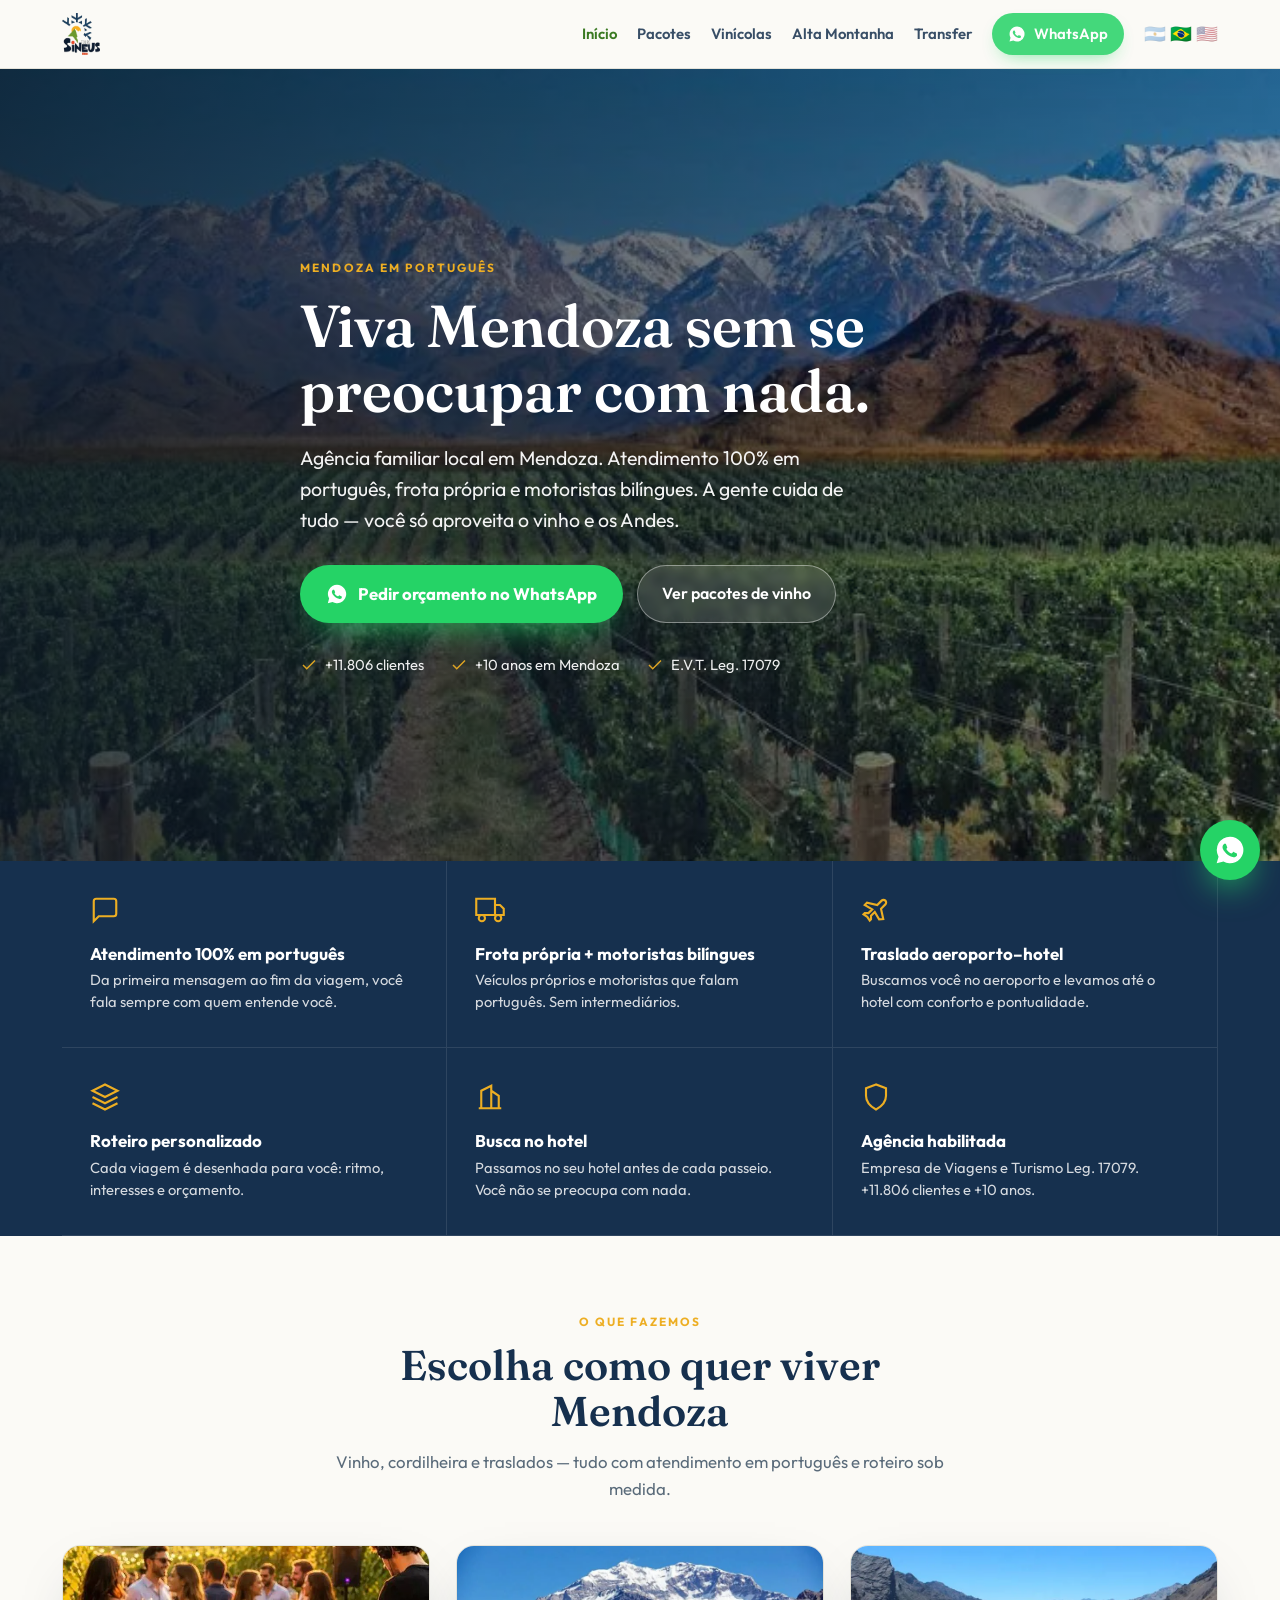
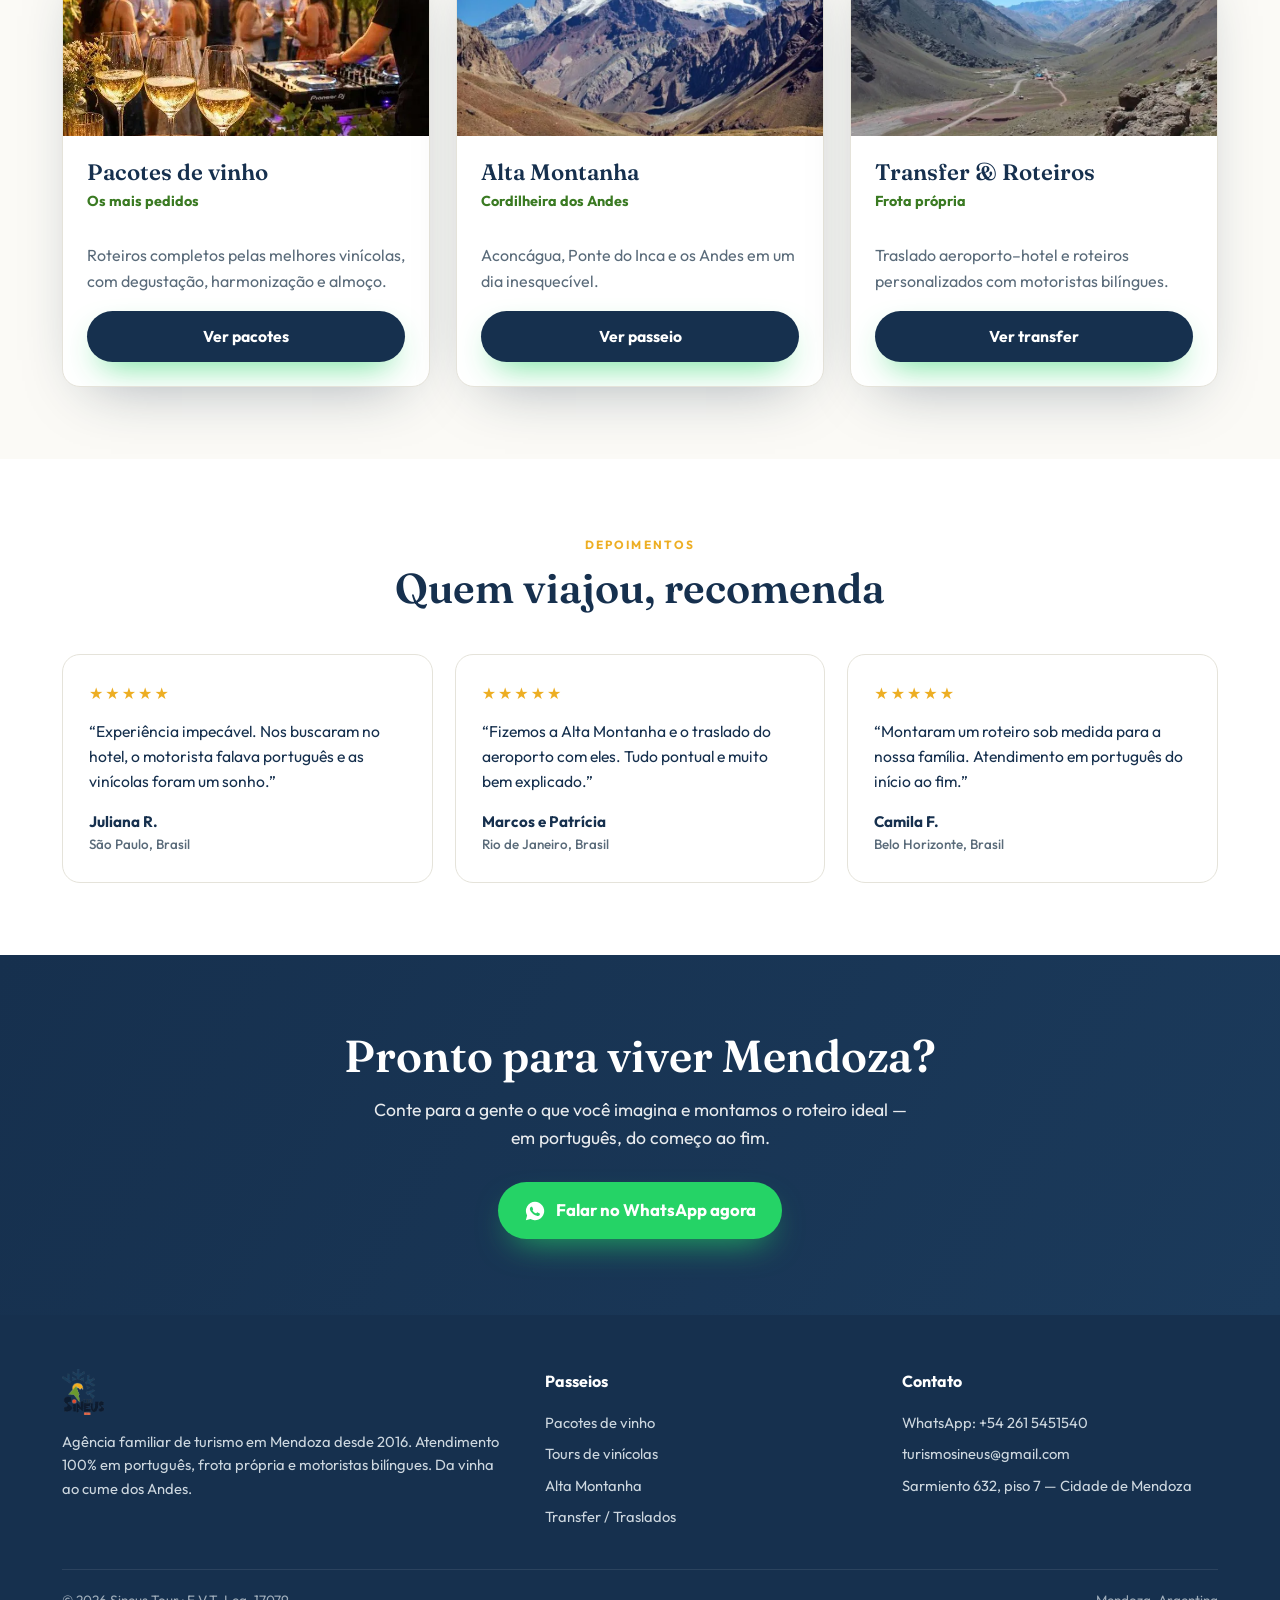
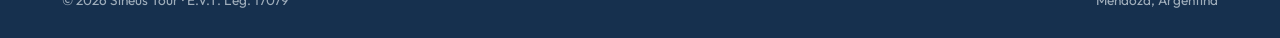
<file: pt/index.html>
<!doctype html>
<html lang="pt-BR">
<head>
<!-- Google Tag Manager -->
<script>(function(w,d,s,l,i){w[l]=w[l]||[];w[l].push({'gtm.start':
new Date().getTime(),event:'gtm.js'});var f=d.getElementsByTagName(s)[0],
j=d.createElement(s),dl=l!='dataLayer'?'&l='+l:'';j.async=true;j.src=
'https://www.googletagmanager.com/gtm.js?id='+i+dl;f.parentNode.insertBefore(j,f);
})(window,document,'script','dataLayer','GTM-TDWXLM6');</script>
<!-- End Google Tag Manager -->
<meta charset="utf-8">
<meta name="viewport" content="width=device-width, initial-scale=1">
<title>Sineus Tour — Viagens a Mendoza em português | Vinícolas, Andes e Transfer</title>
<meta name="description" content="Agência familiar em Mendoza com atendimento 100% em português, frota própria e motoristas bilíngues. Pacotes de vinho, Alta Montanha e traslado aeroporto–hotel.">
<meta property="og:title" content="Sineus Tour — Viagens a Mendoza em português | Vinícolas, Andes e Transfer">
<meta property="og:description" content="Agência familiar em Mendoza com atendimento 100% em português, frota própria e motoristas bilíngues. Pacotes de vinho, Alta Montanha e traslado aeroporto–hotel.">
<meta property="og:type" content="website">
<link rel="icon" href="/img/1c6985d9b5ee.webp">
<link rel="preconnect" href="https://fonts.googleapis.com">
<link rel="preconnect" href="https://fonts.gstatic.com" crossorigin>
<link href="https://fonts.googleapis.com/css2?family=Fraunces:opsz,wght@9..144,400;9..144,500;9..144,600&family=Outfit:wght@400;500;600;700&display=swap" rel="stylesheet">
<link rel="stylesheet" href="/assets/landing.css">
<!-- Meta Pixel Code -->
<script>
!function(f,b,e,v,n,t,s){if(f.fbq)return;n=f.fbq=function(){n.callMethod?
n.callMethod.apply(n,arguments):n.queue.push(arguments)};if(!f._fbq)f._fbq=n;
n.push=n;n.loaded=!0;n.version='2.0';n.queue=[];t=b.createElement(e);t.async=!0;
t.src=v;s=b.getElementsByTagName(e)[0];s.parentNode.insertBefore(t,s)}(window,
document,'script','https://connect.facebook.net/en_US/fbevents.js');
fbq('init','2566427130490494');fbq('track','PageView');
</script>
<noscript><img height="1" width="1" style="display:none"
src="https://www.facebook.com/tr?id=2566427130490494&ev=PageView&noscript=1"/></noscript>
<!-- End Meta Pixel Code -->
</head>
<body>
<!-- Google Tag Manager (noscript) -->
<noscript><iframe src="https://www.googletagmanager.com/ns.html?id=GTM-TDWXLM6"
height="0" width="0" style="display:none;visibility:hidden"></iframe></noscript>
<!-- End Google Tag Manager (noscript) -->
<header class="lh"><div class="wrap lh-in">
  <a class="lh-brand" href="/pt/"><img src="/img/1c6985d9b5ee.webp" alt="Sineus Tour"></a>
  <button class="lh-burger" onclick="toggleNav()" aria-label="Menu"><svg width="24" height="24" viewBox="0 0 24 24" fill="none" stroke="currentColor" stroke-width="2"><path d="M3 6h18M3 12h18M3 18h18"/></svg></button>
  <nav class="lh-nav" id="ltNav">
    <a class="on" href="/pt/">Início</a><a class="" href="/pt/pacotes">Pacotes</a><a class="" href="/pt/vinicolas">Vinícolas</a><a class="" href="/pt/alta-montanha">Alta Montanha</a><a class="" href="/pt/transfer">Transfer</a>
    <a class="lh-wa" href="https://api.whatsapp.com/send?phone=5492615451540&text=Ol%C3%A1%21%20Vi%20o%20site%20e%20quero%20um%20or%C3%A7amento%20para%20Mendoza." target="_blank" rel="noopener"><svg viewBox="0 0 24 24"><path d="M12 2a10 10 0 0 0-8.6 15l-1.4 5 5.1-1.3A10 10 0 1 0 12 2zm5.3 14.2c-.2.6-1.3 1.2-1.8 1.2-.5.1-1 .2-3.3-.7-2.8-1.1-4.5-3.9-4.7-4.1-.1-.2-1.1-1.4-1.1-2.7s.7-1.9.9-2.2c.2-.2.5-.3.7-.3h.5c.2 0 .4 0 .6.5l.8 2c.1.2.1.4 0 .5l-.4.5c-.1.2-.3.3-.1.6.1.3.7 1.1 1.5 1.8 1 .9 1.8 1.1 2 1.2.3.1.4.1.6-.1l.7-.8c.2-.3.4-.2.6-.1l1.9.9c.2.1.4.2.5.3.1.3.1.7-.1 1z"/></svg> WhatsApp</a>
    <span class="lh-flags"><a href="/" title="Español">🇦🇷</a><a class="on" href="/pt/" title="Português">🇧🇷</a><a href="/" title="English">🇺🇸</a></span>
  </nav>
</div></header>
<section class="lhero">
  <div class="lhero-bg" style="background-image:url('/img/921144725907.webp')"></div>
  <div class="wrap"><div class="lhero-in">
    <span class="kicker">Mendoza em português</span>
    <h1>Viva Mendoza sem se preocupar com nada.</h1>
    <p class="sub">Agência familiar local em Mendoza. Atendimento 100% em português, frota própria e motoristas bilíngues. A gente cuida de tudo — você só aproveita o vinho e os Andes.</p>
    <div class="cta-row">
      <a class="btn-wa" href="https://api.whatsapp.com/send?phone=5492615451540&text=Ol%C3%A1%21%20Vi%20o%20site%20e%20quero%20um%20or%C3%A7amento%20para%20viajar%20a%20Mendoza." target="_blank" rel="noopener"><svg viewBox="0 0 24 24"><path d="M12 2a10 10 0 0 0-8.6 15l-1.4 5 5.1-1.3A10 10 0 1 0 12 2zm5.3 14.2c-.2.6-1.3 1.2-1.8 1.2-.5.1-1 .2-3.3-.7-2.8-1.1-4.5-3.9-4.7-4.1-.1-.2-1.1-1.4-1.1-2.7s.7-1.9.9-2.2c.2-.2.5-.3.7-.3h.5c.2 0 .4 0 .6.5l.8 2c.1.2.1.4 0 .5l-.4.5c-.1.2-.3.3-.1.6.1.3.7 1.1 1.5 1.8 1 .9 1.8 1.1 2 1.2.3.1.4.1.6-.1l.7-.8c.2-.3.4-.2.6-.1l1.9.9c.2.1.4.2.5.3.1.3.1.7-.1 1z"/></svg> Pedir orçamento no WhatsApp</a>
      <a class="btn-ghost" href="/pt/pacotes">Ver pacotes de vinho</a>
    </div>
    <div class="hero-trust">
      <span><svg viewBox="0 0 24 24"><path d="M20 6 9 17l-5-5"/></svg> +11.806 clientes</span>
      <span><svg viewBox="0 0 24 24"><path d="M20 6 9 17l-5-5"/></svg> +10 anos em Mendoza</span>
      <span><svg viewBox="0 0 24 24"><path d="M20 6 9 17l-5-5"/></svg> E.V.T. Leg. 17079</span>
    </div>
  </div></div>
</section><section class="feat"><div class="wrap"><div class="feat-grid"><div class="feat-item"><svg viewBox="0 0 24 24"><path d="M21 15a2 2 0 0 1-2 2H7l-4 4V5a2 2 0 0 1 2-2h14a2 2 0 0 1 2 2z"/></svg><h3>Atendimento 100% em português</h3><p>Da primeira mensagem ao fim da viagem, você fala sempre com quem entende você.</p></div><div class="feat-item"><svg viewBox="0 0 24 24"><path d="M1 3h15v13H1zM16 8h4l3 3v5h-7"/><circle cx="5.5" cy="18.5" r="2.5"/><circle cx="18.5" cy="18.5" r="2.5"/></svg><h3>Frota própria + motoristas bilíngues</h3><p>Veículos próprios e motoristas que falam português. Sem intermediários.</p></div><div class="feat-item"><svg viewBox="0 0 24 24"><path d="M17.8 19.2 16 11l3.5-3.5a2.1 2.1 0 1 0-3-3L13 8 4.8 6.2 3 8l6 3.5-3 3H3l-1 1 3 2 2 3 1-1v-3l3-3 3.5 6z"/></svg><h3>Traslado aeroporto–hotel</h3><p>Buscamos você no aeroporto e levamos até o hotel com conforto e pontualidade.</p></div><div class="feat-item"><svg viewBox="0 0 24 24"><path d="M12 2 2 7l10 5 10-5zM2 17l10 5 10-5M2 12l10 5 10-5"/></svg><h3>Roteiro personalizado</h3><p>Cada viagem é desenhada para você: ritmo, interesses e orçamento.</p></div><div class="feat-item"><svg viewBox="0 0 24 24"><path d="M3 21h18M5 21V7l8-4v18M19 21V11l-6-4"/></svg><h3>Busca no hotel</h3><p>Passamos no seu hotel antes de cada passeio. Você não se preocupa com nada.</p></div><div class="feat-item"><svg viewBox="0 0 24 24"><path d="M12 2 4 5v6c0 5 3.4 8.5 8 11 4.6-2.5 8-6 8-11V5z"/></svg><h3>Agência habilitada</h3><p>Empresa de Viagens e Turismo Leg. 17079. +11.806 clientes e +10 anos.</p></div></div></div></section>
<section class="band"><div class="wrap">
  <div class="sec-head"><span class="kicker">O que fazemos</span><h2>Escolha como quer viver Mendoza</h2>
  <p>Vinho, cordilheira e traslados — tudo com atendimento em português e roteiro sob medida.</p></div>
  <div class="pkg-grid">
    <div class="pkg"><div class="pkg-img" style="background-image:url('/img/58501d7f4634.webp')"></div>
      <div class="pkg-body"><h3>Pacotes de vinho</h3><p class="dur">Os mais pedidos</p>
      <p style="flex:1;color:var(--ink-soft)">Roteiros completos pelas melhores vinícolas, com degustação, harmonização e almoço.</p>
      <a class="btn-wa" href="/pt/pacotes" style="background:var(--ink)">Ver pacotes</a></div></div>
    <div class="pkg"><div class="pkg-img" style="background-image:url('/img/184ff87bed1c.webp')"></div>
      <div class="pkg-body"><h3>Alta Montanha</h3><p class="dur">Cordilheira dos Andes</p>
      <p style="flex:1;color:var(--ink-soft)">Aconcágua, Ponte do Inca e os Andes em um dia inesquecível.</p>
      <a class="btn-wa" href="/pt/alta-montanha" style="background:var(--ink)">Ver passeio</a></div></div>
    <div class="pkg"><div class="pkg-img" style="background-image:url('/img/ea4b7c7747fd.webp')"></div>
      <div class="pkg-body"><h3>Transfer & Roteiros</h3><p class="dur">Frota própria</p>
      <p style="flex:1;color:var(--ink-soft)">Traslado aeroporto–hotel e roteiros personalizados com motoristas bilíngues.</p>
      <a class="btn-wa" href="/pt/transfer" style="background:var(--ink)">Ver transfer</a></div></div>
  </div>
</div></section><section class="band alt"><div class="wrap">
  <div class="sec-head"><span class="kicker">Depoimentos</span><h2>Quem viajou, recomenda</h2></div>
  <div class="revs"><div class="rev"><div class="stars">★★★★★</div><p>“Experiência impecável. Nos buscaram no hotel, o motorista falava português e as vinícolas foram um sonho.”</p><div class="who">Juliana R.<span>São Paulo, Brasil</span></div></div><div class="rev"><div class="stars">★★★★★</div><p>“Fizemos a Alta Montanha e o traslado do aeroporto com eles. Tudo pontual e muito bem explicado.”</p><div class="who">Marcos e Patrícia<span>Rio de Janeiro, Brasil</span></div></div><div class="rev"><div class="stars">★★★★★</div><p>“Montaram um roteiro sob medida para a nossa família. Atendimento em português do início ao fim.”</p><div class="who">Camila F.<span>Belo Horizonte, Brasil</span></div></div></div></div></section><section class="cta-final"><div class="wrap">
  <h2>Pronto para viver Mendoza?</h2>
  <p>Conte para a gente o que você imagina e montamos o roteiro ideal — em português, do começo ao fim.</p>
  <a class="btn-wa" href="https://api.whatsapp.com/send?phone=5492615451540&text=Ol%C3%A1%21%20Vi%20o%20site%20e%20quero%20um%20or%C3%A7amento%20para%20viajar%20a%20Mendoza." target="_blank" rel="noopener"><svg viewBox="0 0 24 24"><path d="M12 2a10 10 0 0 0-8.6 15l-1.4 5 5.1-1.3A10 10 0 1 0 12 2zm5.3 14.2c-.2.6-1.3 1.2-1.8 1.2-.5.1-1 .2-3.3-.7-2.8-1.1-4.5-3.9-4.7-4.1-.1-.2-1.1-1.4-1.1-2.7s.7-1.9.9-2.2c.2-.2.5-.3.7-.3h.5c.2 0 .4 0 .6.5l.8 2c.1.2.1.4 0 .5l-.4.5c-.1.2-.3.3-.1.6.1.3.7 1.1 1.5 1.8 1 .9 1.8 1.1 2 1.2.3.1.4.1.6-.1l.7-.8c.2-.3.4-.2.6-.1l1.9.9c.2.1.4.2.5.3.1.3.1.7-.1 1z"/></svg> Falar no WhatsApp agora</a>
</div></section>
<footer class="lf"><div class="wrap">
  <div class="lf-grid">
    <div class="lf-brand">
      <img src="/img/1c6985d9b5ee.webp" alt="Sineus Tour">
      <p>Agência familiar de turismo em Mendoza desde 2016. Atendimento 100% em português, frota própria e motoristas bilíngues. Da vinha ao cume dos Andes.</p>
    </div>
    <div>
      <h4>Passeios</h4>
      <a href="/pt/pacotes">Pacotes de vinho</a>
      <a href="/pt/vinicolas">Tours de vinícolas</a>
      <a href="/pt/alta-montanha">Alta Montanha</a>
      <a href="/pt/transfer">Transfer / Traslados</a>
    </div>
    <div>
      <h4>Contato</h4>
      <a href="https://api.whatsapp.com/send?phone=5492615451540&text=Ol%C3%A1%21%20Vi%20o%20site%20e%20quero%20um%20or%C3%A7amento%20para%20Mendoza." target="_blank" rel="noopener">WhatsApp: +54 261 5451540</a>
      <a href="mailto:turismosineus@gmail.com">turismosineus@gmail.com</a>
      <a>Sarmiento 632, piso 7 — Cidade de Mendoza</a>
    </div>
  </div>
  <div class="lf-bottom"><span>© 2026 Sineus Tour · E.V.T. Leg. 17079</span><span>Mendoza, Argentina</span></div>
</div></footer>
<a class="wa-float" href="https://api.whatsapp.com/send?phone=5492615451540&text=Ol%C3%A1%21%20Vi%20o%20site%20e%20quero%20um%20or%C3%A7amento%20para%20Mendoza." target="_blank" rel="noopener" aria-label="WhatsApp"><svg viewBox="0 0 24 24"><path d="M12 2a10 10 0 0 0-8.6 15l-1.4 5 5.1-1.3A10 10 0 1 0 12 2zm5.3 14.2c-.2.6-1.3 1.2-1.8 1.2-.5.1-1 .2-3.3-.7-2.8-1.1-4.5-3.9-4.7-4.1-.1-.2-1.1-1.4-1.1-2.7s.7-1.9.9-2.2c.2-.2.5-.3.7-.3h.5c.2 0 .4 0 .6.5l.8 2c.1.2.1.4 0 .5l-.4.5c-.1.2-.3.3-.1.6.1.3.7 1.1 1.5 1.8 1 .9 1.8 1.1 2 1.2.3.1.4.1.6-.1l.7-.8c.2-.3.4-.2.6-.1l1.9.9c.2.1.4.2.5.3.1.3.1.7-.1 1z"/></svg></a>
<script src="/assets/landing.js"></script>
</body>
</html>
</file>
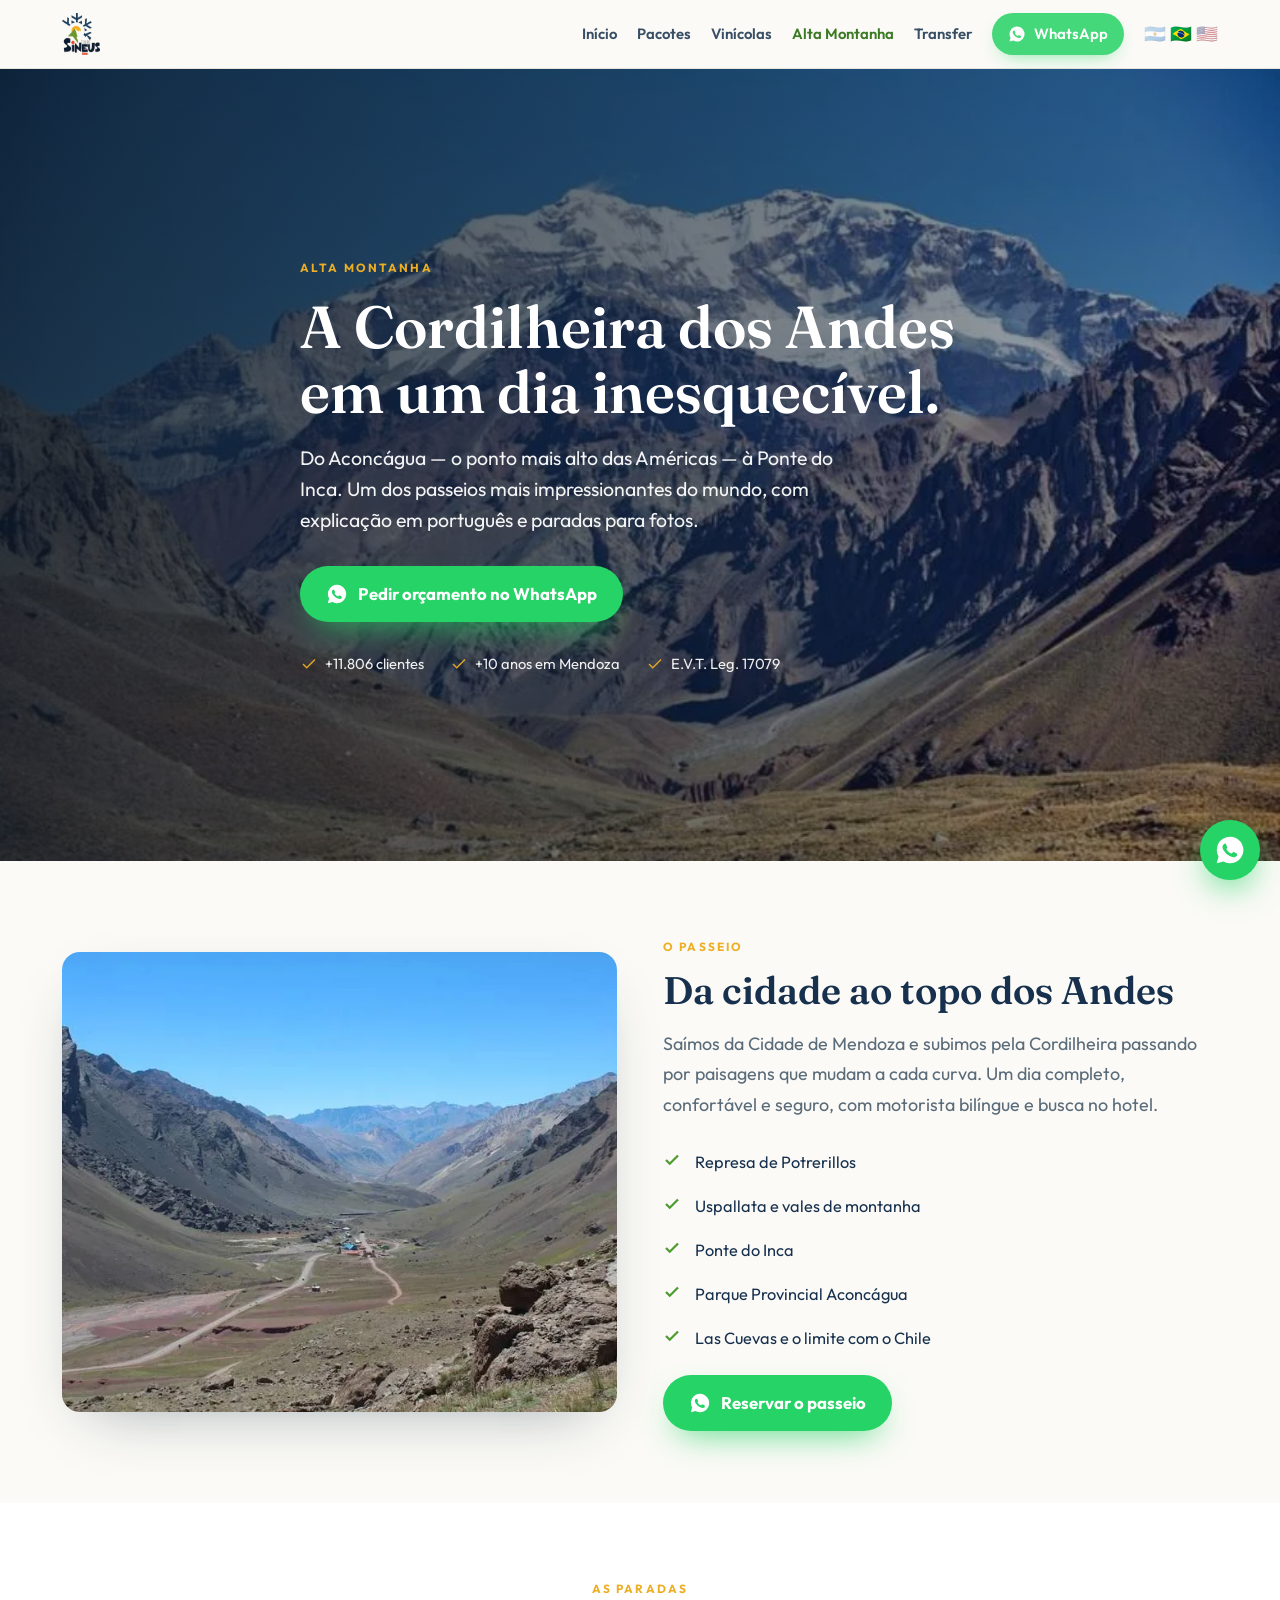
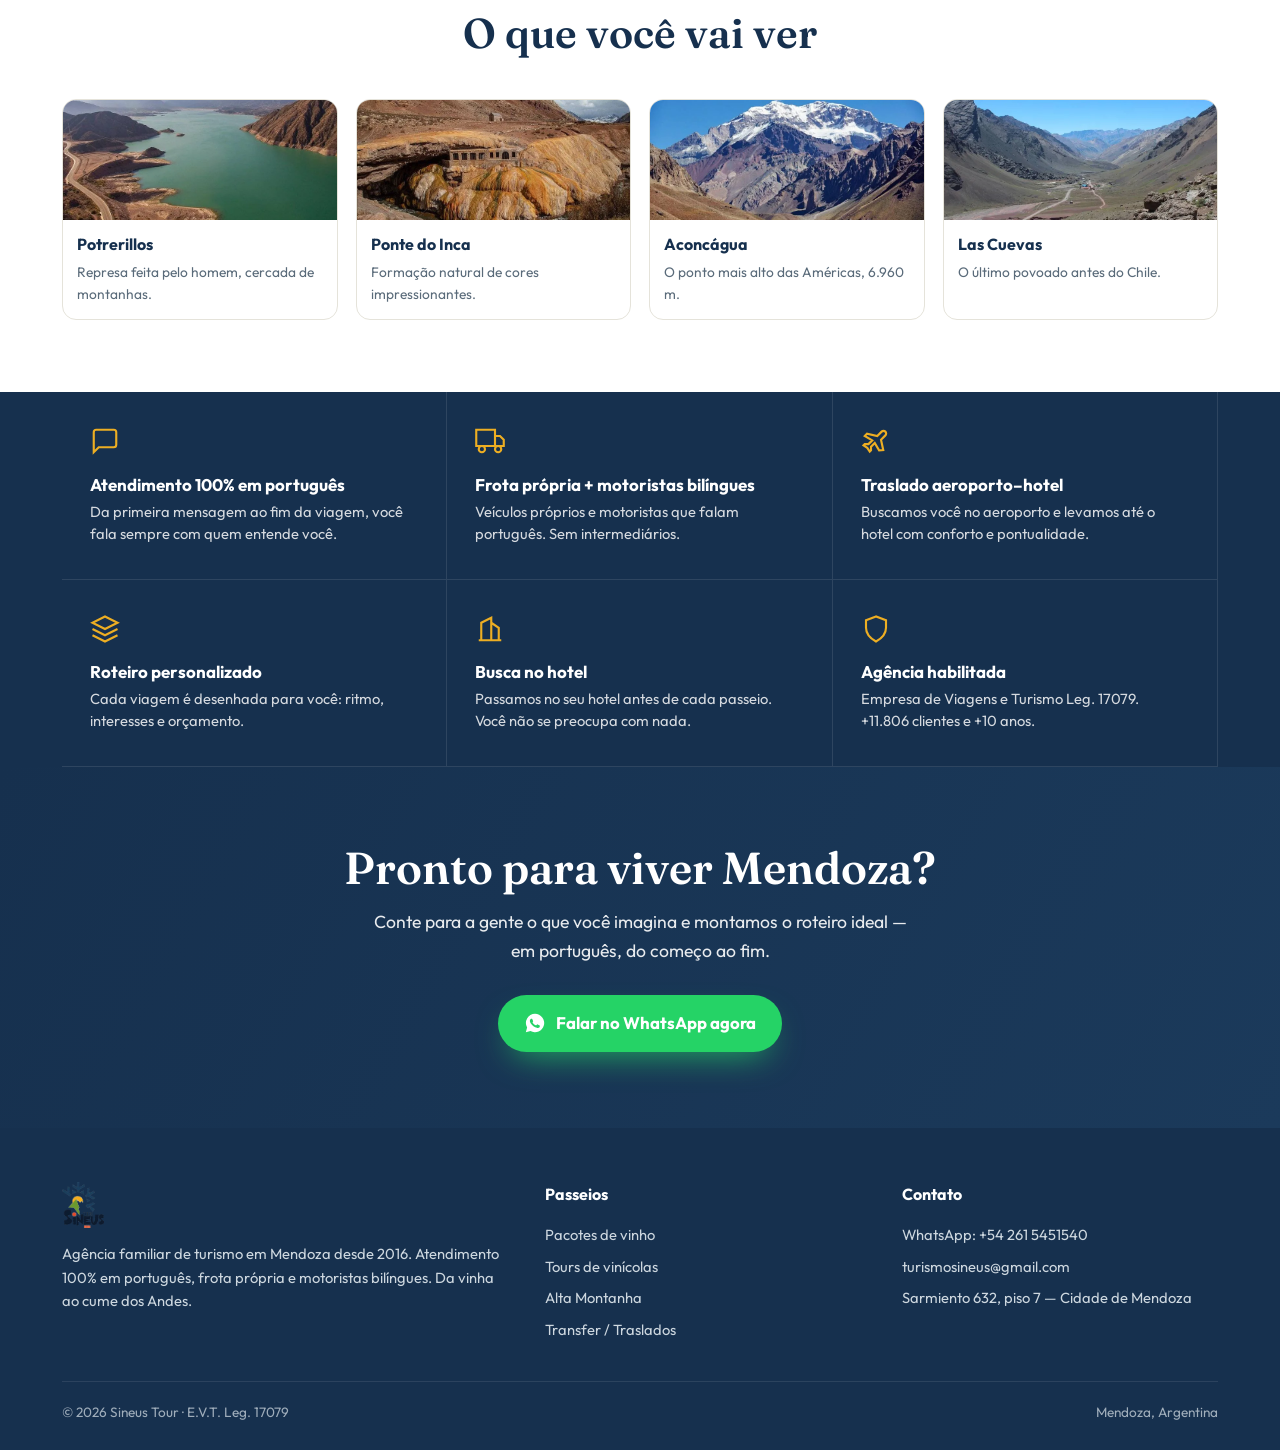
<file: pt/alta-montanha/index.html>
<!doctype html>
<html lang="pt-BR">
<head>
<!-- Google Tag Manager -->
<script>(function(w,d,s,l,i){w[l]=w[l]||[];w[l].push({'gtm.start':
new Date().getTime(),event:'gtm.js'});var f=d.getElementsByTagName(s)[0],
j=d.createElement(s),dl=l!='dataLayer'?'&l='+l:'';j.async=true;j.src=
'https://www.googletagmanager.com/gtm.js?id='+i+dl;f.parentNode.insertBefore(j,f);
})(window,document,'script','dataLayer','GTM-TDWXLM6');</script>
<!-- End Google Tag Manager -->
<meta charset="utf-8">
<meta name="viewport" content="width=device-width, initial-scale=1">
<title>Passeio de Alta Montanha e Aconcágua em português | Sineus Tour</title>
<meta name="description" content="Passeio de Alta Montanha em Mendoza: Aconcágua, Ponte do Inca, Potrerillos e Las Cuevas. Motorista bilíngue, busca no hotel e explicação em português.">
<meta property="og:title" content="Passeio de Alta Montanha e Aconcágua em português | Sineus Tour">
<meta property="og:description" content="Passeio de Alta Montanha em Mendoza: Aconcágua, Ponte do Inca, Potrerillos e Las Cuevas. Motorista bilíngue, busca no hotel e explicação em português.">
<meta property="og:type" content="website">
<link rel="icon" href="/img/1c6985d9b5ee.webp">
<link rel="preconnect" href="https://fonts.googleapis.com">
<link rel="preconnect" href="https://fonts.gstatic.com" crossorigin>
<link href="https://fonts.googleapis.com/css2?family=Fraunces:opsz,wght@9..144,400;9..144,500;9..144,600&family=Outfit:wght@400;500;600;700&display=swap" rel="stylesheet">
<link rel="stylesheet" href="/assets/landing.css">
<!-- Meta Pixel Code -->
<script>
!function(f,b,e,v,n,t,s){if(f.fbq)return;n=f.fbq=function(){n.callMethod?
n.callMethod.apply(n,arguments):n.queue.push(arguments)};if(!f._fbq)f._fbq=n;
n.push=n;n.loaded=!0;n.version='2.0';n.queue=[];t=b.createElement(e);t.async=!0;
t.src=v;s=b.getElementsByTagName(e)[0];s.parentNode.insertBefore(t,s)}(window,
document,'script','https://connect.facebook.net/en_US/fbevents.js');
fbq('init','2566427130490494');fbq('track','PageView');
</script>
<noscript><img height="1" width="1" style="display:none"
src="https://www.facebook.com/tr?id=2566427130490494&ev=PageView&noscript=1"/></noscript>
<!-- End Meta Pixel Code -->
</head>
<body>
<!-- Google Tag Manager (noscript) -->
<noscript><iframe src="https://www.googletagmanager.com/ns.html?id=GTM-TDWXLM6"
height="0" width="0" style="display:none;visibility:hidden"></iframe></noscript>
<!-- End Google Tag Manager (noscript) -->
<header class="lh"><div class="wrap lh-in">
  <a class="lh-brand" href="/pt/"><img src="/img/1c6985d9b5ee.webp" alt="Sineus Tour"></a>
  <button class="lh-burger" onclick="toggleNav()" aria-label="Menu"><svg width="24" height="24" viewBox="0 0 24 24" fill="none" stroke="currentColor" stroke-width="2"><path d="M3 6h18M3 12h18M3 18h18"/></svg></button>
  <nav class="lh-nav" id="ltNav">
    <a class="" href="/pt/">Início</a><a class="" href="/pt/pacotes">Pacotes</a><a class="" href="/pt/vinicolas">Vinícolas</a><a class="on" href="/pt/alta-montanha">Alta Montanha</a><a class="" href="/pt/transfer">Transfer</a>
    <a class="lh-wa" href="https://api.whatsapp.com/send?phone=5492615451540&text=Ol%C3%A1%21%20Vi%20o%20site%20e%20quero%20um%20or%C3%A7amento%20para%20Mendoza." target="_blank" rel="noopener"><svg viewBox="0 0 24 24"><path d="M12 2a10 10 0 0 0-8.6 15l-1.4 5 5.1-1.3A10 10 0 1 0 12 2zm5.3 14.2c-.2.6-1.3 1.2-1.8 1.2-.5.1-1 .2-3.3-.7-2.8-1.1-4.5-3.9-4.7-4.1-.1-.2-1.1-1.4-1.1-2.7s.7-1.9.9-2.2c.2-.2.5-.3.7-.3h.5c.2 0 .4 0 .6.5l.8 2c.1.2.1.4 0 .5l-.4.5c-.1.2-.3.3-.1.6.1.3.7 1.1 1.5 1.8 1 .9 1.8 1.1 2 1.2.3.1.4.1.6-.1l.7-.8c.2-.3.4-.2.6-.1l1.9.9c.2.1.4.2.5.3.1.3.1.7-.1 1z"/></svg> WhatsApp</a>
    <span class="lh-flags"><a href="/" title="Español">🇦🇷</a><a class="on" href="/pt/" title="Português">🇧🇷</a><a href="/" title="English">🇺🇸</a></span>
  </nav>
</div></header>
<section class="lhero">
  <div class="lhero-bg" style="background-image:url('/img/184ff87bed1c.webp')"></div>
  <div class="wrap"><div class="lhero-in">
    <span class="kicker">Alta Montanha</span>
    <h1>A Cordilheira dos Andes em um dia inesquecível.</h1>
    <p class="sub">Do Aconcágua — o ponto mais alto das Américas — à Ponte do Inca. Um dos passeios mais impressionantes do mundo, com explicação em português e paradas para fotos.</p>
    <div class="cta-row">
      <a class="btn-wa" href="https://api.whatsapp.com/send?phone=5492615451540&text=Ol%C3%A1%21%20Quero%20fazer%20o%20passeio%20de%20Alta%20Montanha." target="_blank" rel="noopener"><svg viewBox="0 0 24 24"><path d="M12 2a10 10 0 0 0-8.6 15l-1.4 5 5.1-1.3A10 10 0 1 0 12 2zm5.3 14.2c-.2.6-1.3 1.2-1.8 1.2-.5.1-1 .2-3.3-.7-2.8-1.1-4.5-3.9-4.7-4.1-.1-.2-1.1-1.4-1.1-2.7s.7-1.9.9-2.2c.2-.2.5-.3.7-.3h.5c.2 0 .4 0 .6.5l.8 2c.1.2.1.4 0 .5l-.4.5c-.1.2-.3.3-.1.6.1.3.7 1.1 1.5 1.8 1 .9 1.8 1.1 2 1.2.3.1.4.1.6-.1l.7-.8c.2-.3.4-.2.6-.1l1.9.9c.2.1.4.2.5.3.1.3.1.7-.1 1z"/></svg> Pedir orçamento no WhatsApp</a>
      
    </div>
    <div class="hero-trust">
      <span><svg viewBox="0 0 24 24"><path d="M20 6 9 17l-5-5"/></svg> +11.806 clientes</span>
      <span><svg viewBox="0 0 24 24"><path d="M20 6 9 17l-5-5"/></svg> +10 anos em Mendoza</span>
      <span><svg viewBox="0 0 24 24"><path d="M20 6 9 17l-5-5"/></svg> E.V.T. Leg. 17079</span>
    </div>
  </div></div>
</section>
<section class="band"><div class="wrap">
  <div class="split">
    <img class="split-img" src="/img/ea4b7c7747fd.webp" alt="Cordilheira dos Andes">
    <div><span class="kicker">O passeio</span>
      <h2 style="font-size:clamp(1.6rem,3.4vw,2.4rem);font-weight:600;color:var(--ink);margin-top:10px">Da cidade ao topo dos Andes</h2>
      <p class="lead">Saímos da Cidade de Mendoza e subimos pela Cordilheira passando por paisagens que mudam a cada curva. Um dia completo, confortável e seguro, com motorista bilíngue e busca no hotel.</p>
      <ul class="check-list">
        <li>Represa de Potrerillos</li>
        <li>Uspallata e vales de montanha</li>
        <li>Ponte do Inca</li>
        <li>Parque Provincial Aconcágua</li>
        <li>Las Cuevas e o limite com o Chile</li>
      </ul>
      <a class="btn-wa" href="https://api.whatsapp.com/send?phone=5492615451540&text=Ol%C3%A1%21%20Quero%20fazer%20o%20passeio%20de%20Alta%20Montanha." target="_blank" rel="noopener" style="margin-top:14px"><svg viewBox="0 0 24 24"><path d="M12 2a10 10 0 0 0-8.6 15l-1.4 5 5.1-1.3A10 10 0 1 0 12 2zm5.3 14.2c-.2.6-1.3 1.2-1.8 1.2-.5.1-1 .2-3.3-.7-2.8-1.1-4.5-3.9-4.7-4.1-.1-.2-1.1-1.4-1.1-2.7s.7-1.9.9-2.2c.2-.2.5-.3.7-.3h.5c.2 0 .4 0 .6.5l.8 2c.1.2.1.4 0 .5l-.4.5c-.1.2-.3.3-.1.6.1.3.7 1.1 1.5 1.8 1 .9 1.8 1.1 2 1.2.3.1.4.1.6-.1l.7-.8c.2-.3.4-.2.6-.1l1.9.9c.2.1.4.2.5.3.1.3.1.7-.1 1z"/></svg> Reservar o passeio</a>
    </div>
  </div>
</div></section>
<section class="band alt"><div class="wrap">
  <div class="sec-head"><span class="kicker">As paradas</span><h2>O que você vai ver</h2></div>
  <div class="stops">
    <div class="stop"><div class="si" style="background-image:url('/img/0524298ca3c7.webp')"></div><b>Potrerillos</b><span>Represa feita pelo homem, cercada de montanhas.</span></div>
    <div class="stop"><div class="si" style="background-image:url('/img/6bc2e488f9b7.webp')"></div><b>Ponte do Inca</b><span>Formação natural de cores impressionantes.</span></div>
    <div class="stop"><div class="si" style="background-image:url('/img/184ff87bed1c.webp')"></div><b>Aconcágua</b><span>O ponto mais alto das Américas, 6.960 m.</span></div>
    <div class="stop"><div class="si" style="background-image:url('/img/ea4b7c7747fd.webp')"></div><b>Las Cuevas</b><span>O último povoado antes do Chile.</span></div>
  </div>
</div></section><section class="feat"><div class="wrap"><div class="feat-grid"><div class="feat-item"><svg viewBox="0 0 24 24"><path d="M21 15a2 2 0 0 1-2 2H7l-4 4V5a2 2 0 0 1 2-2h14a2 2 0 0 1 2 2z"/></svg><h3>Atendimento 100% em português</h3><p>Da primeira mensagem ao fim da viagem, você fala sempre com quem entende você.</p></div><div class="feat-item"><svg viewBox="0 0 24 24"><path d="M1 3h15v13H1zM16 8h4l3 3v5h-7"/><circle cx="5.5" cy="18.5" r="2.5"/><circle cx="18.5" cy="18.5" r="2.5"/></svg><h3>Frota própria + motoristas bilíngues</h3><p>Veículos próprios e motoristas que falam português. Sem intermediários.</p></div><div class="feat-item"><svg viewBox="0 0 24 24"><path d="M17.8 19.2 16 11l3.5-3.5a2.1 2.1 0 1 0-3-3L13 8 4.8 6.2 3 8l6 3.5-3 3H3l-1 1 3 2 2 3 1-1v-3l3-3 3.5 6z"/></svg><h3>Traslado aeroporto–hotel</h3><p>Buscamos você no aeroporto e levamos até o hotel com conforto e pontualidade.</p></div><div class="feat-item"><svg viewBox="0 0 24 24"><path d="M12 2 2 7l10 5 10-5zM2 17l10 5 10-5M2 12l10 5 10-5"/></svg><h3>Roteiro personalizado</h3><p>Cada viagem é desenhada para você: ritmo, interesses e orçamento.</p></div><div class="feat-item"><svg viewBox="0 0 24 24"><path d="M3 21h18M5 21V7l8-4v18M19 21V11l-6-4"/></svg><h3>Busca no hotel</h3><p>Passamos no seu hotel antes de cada passeio. Você não se preocupa com nada.</p></div><div class="feat-item"><svg viewBox="0 0 24 24"><path d="M12 2 4 5v6c0 5 3.4 8.5 8 11 4.6-2.5 8-6 8-11V5z"/></svg><h3>Agência habilitada</h3><p>Empresa de Viagens e Turismo Leg. 17079. +11.806 clientes e +10 anos.</p></div></div></div></section><section class="cta-final"><div class="wrap">
  <h2>Pronto para viver Mendoza?</h2>
  <p>Conte para a gente o que você imagina e montamos o roteiro ideal — em português, do começo ao fim.</p>
  <a class="btn-wa" href="https://api.whatsapp.com/send?phone=5492615451540&text=Ol%C3%A1%21%20Quero%20fazer%20o%20passeio%20de%20Alta%20Montanha." target="_blank" rel="noopener"><svg viewBox="0 0 24 24"><path d="M12 2a10 10 0 0 0-8.6 15l-1.4 5 5.1-1.3A10 10 0 1 0 12 2zm5.3 14.2c-.2.6-1.3 1.2-1.8 1.2-.5.1-1 .2-3.3-.7-2.8-1.1-4.5-3.9-4.7-4.1-.1-.2-1.1-1.4-1.1-2.7s.7-1.9.9-2.2c.2-.2.5-.3.7-.3h.5c.2 0 .4 0 .6.5l.8 2c.1.2.1.4 0 .5l-.4.5c-.1.2-.3.3-.1.6.1.3.7 1.1 1.5 1.8 1 .9 1.8 1.1 2 1.2.3.1.4.1.6-.1l.7-.8c.2-.3.4-.2.6-.1l1.9.9c.2.1.4.2.5.3.1.3.1.7-.1 1z"/></svg> Falar no WhatsApp agora</a>
</div></section>
<footer class="lf"><div class="wrap">
  <div class="lf-grid">
    <div class="lf-brand">
      <img src="/img/1c6985d9b5ee.webp" alt="Sineus Tour">
      <p>Agência familiar de turismo em Mendoza desde 2016. Atendimento 100% em português, frota própria e motoristas bilíngues. Da vinha ao cume dos Andes.</p>
    </div>
    <div>
      <h4>Passeios</h4>
      <a href="/pt/pacotes">Pacotes de vinho</a>
      <a href="/pt/vinicolas">Tours de vinícolas</a>
      <a href="/pt/alta-montanha">Alta Montanha</a>
      <a href="/pt/transfer">Transfer / Traslados</a>
    </div>
    <div>
      <h4>Contato</h4>
      <a href="https://api.whatsapp.com/send?phone=5492615451540&text=Ol%C3%A1%21%20Vi%20o%20site%20e%20quero%20um%20or%C3%A7amento%20para%20Mendoza." target="_blank" rel="noopener">WhatsApp: +54 261 5451540</a>
      <a href="mailto:turismosineus@gmail.com">turismosineus@gmail.com</a>
      <a>Sarmiento 632, piso 7 — Cidade de Mendoza</a>
    </div>
  </div>
  <div class="lf-bottom"><span>© 2026 Sineus Tour · E.V.T. Leg. 17079</span><span>Mendoza, Argentina</span></div>
</div></footer>
<a class="wa-float" href="https://api.whatsapp.com/send?phone=5492615451540&text=Ol%C3%A1%21%20Vi%20o%20site%20e%20quero%20um%20or%C3%A7amento%20para%20Mendoza." target="_blank" rel="noopener" aria-label="WhatsApp"><svg viewBox="0 0 24 24"><path d="M12 2a10 10 0 0 0-8.6 15l-1.4 5 5.1-1.3A10 10 0 1 0 12 2zm5.3 14.2c-.2.6-1.3 1.2-1.8 1.2-.5.1-1 .2-3.3-.7-2.8-1.1-4.5-3.9-4.7-4.1-.1-.2-1.1-1.4-1.1-2.7s.7-1.9.9-2.2c.2-.2.5-.3.7-.3h.5c.2 0 .4 0 .6.5l.8 2c.1.2.1.4 0 .5l-.4.5c-.1.2-.3.3-.1.6.1.3.7 1.1 1.5 1.8 1 .9 1.8 1.1 2 1.2.3.1.4.1.6-.1l.7-.8c.2-.3.4-.2.6-.1l1.9.9c.2.1.4.2.5.3.1.3.1.7-.1 1z"/></svg></a>
<script src="/assets/landing.js"></script>
</body>
</html>
</file>
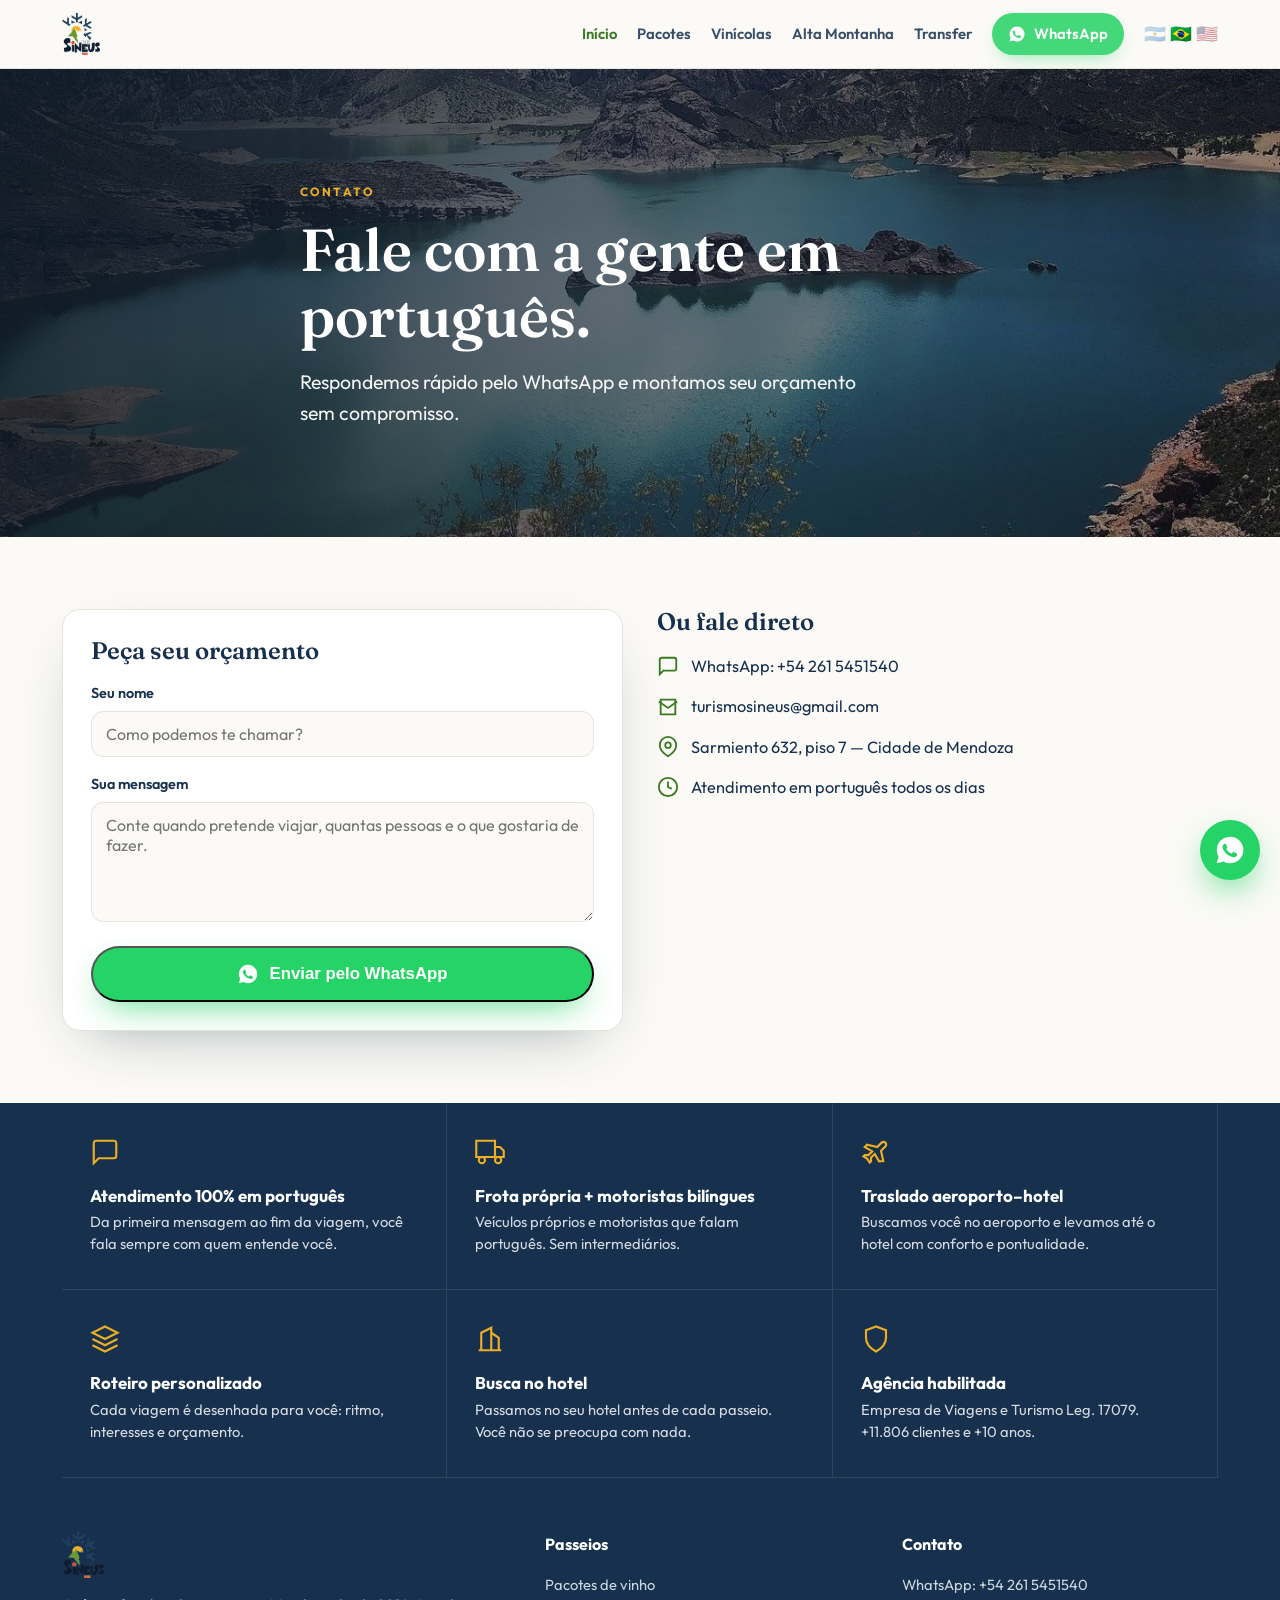
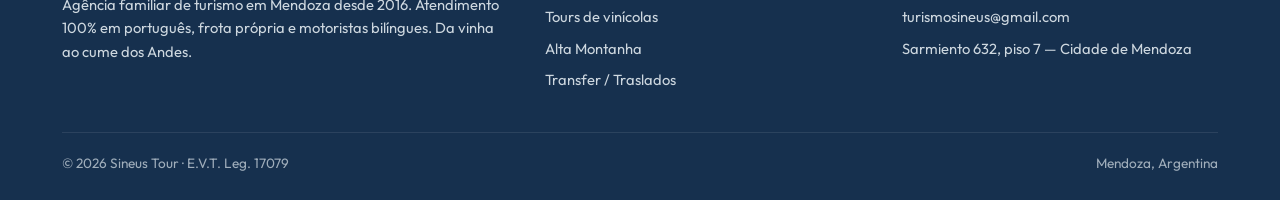
<file: pt/contato/index.html>
<!doctype html>
<html lang="pt-BR">
<head>
<!-- Google Tag Manager -->
<script>(function(w,d,s,l,i){w[l]=w[l]||[];w[l].push({'gtm.start':
new Date().getTime(),event:'gtm.js'});var f=d.getElementsByTagName(s)[0],
j=d.createElement(s),dl=l!='dataLayer'?'&l='+l:'';j.async=true;j.src=
'https://www.googletagmanager.com/gtm.js?id='+i+dl;f.parentNode.insertBefore(j,f);
})(window,document,'script','dataLayer','GTM-TDWXLM6');</script>
<!-- End Google Tag Manager -->
<meta charset="utf-8">
<meta name="viewport" content="width=device-width, initial-scale=1">
<title>Contato — Sineus Tour Mendoza (atendimento em português)</title>
<meta name="description" content="Fale com a Sineus Tour em português. Orçamento rápido pelo WhatsApp +54 261 5451540 para pacotes de vinho, Alta Montanha e transfer em Mendoza.">
<meta property="og:title" content="Contato — Sineus Tour Mendoza (atendimento em português)">
<meta property="og:description" content="Fale com a Sineus Tour em português. Orçamento rápido pelo WhatsApp +54 261 5451540 para pacotes de vinho, Alta Montanha e transfer em Mendoza.">
<meta property="og:type" content="website">
<link rel="icon" href="/img/1c6985d9b5ee.webp">
<link rel="preconnect" href="https://fonts.googleapis.com">
<link rel="preconnect" href="https://fonts.gstatic.com" crossorigin>
<link href="https://fonts.googleapis.com/css2?family=Fraunces:opsz,wght@9..144,400;9..144,500;9..144,600&family=Outfit:wght@400;500;600;700&display=swap" rel="stylesheet">
<link rel="stylesheet" href="/assets/landing.css">
<!-- Meta Pixel Code -->
<script>
!function(f,b,e,v,n,t,s){if(f.fbq)return;n=f.fbq=function(){n.callMethod?
n.callMethod.apply(n,arguments):n.queue.push(arguments)};if(!f._fbq)f._fbq=n;
n.push=n;n.loaded=!0;n.version='2.0';n.queue=[];t=b.createElement(e);t.async=!0;
t.src=v;s=b.getElementsByTagName(e)[0];s.parentNode.insertBefore(t,s)}(window,
document,'script','https://connect.facebook.net/en_US/fbevents.js');
fbq('init','2566427130490494');fbq('track','PageView');
</script>
<noscript><img height="1" width="1" style="display:none"
src="https://www.facebook.com/tr?id=2566427130490494&ev=PageView&noscript=1"/></noscript>
<!-- End Meta Pixel Code -->
</head>
<body>
<!-- Google Tag Manager (noscript) -->
<noscript><iframe src="https://www.googletagmanager.com/ns.html?id=GTM-TDWXLM6"
height="0" width="0" style="display:none;visibility:hidden"></iframe></noscript>
<!-- End Google Tag Manager (noscript) -->
<header class="lh"><div class="wrap lh-in">
  <a class="lh-brand" href="/pt/"><img src="/img/1c6985d9b5ee.webp" alt="Sineus Tour"></a>
  <button class="lh-burger" onclick="toggleNav()" aria-label="Menu"><svg width="24" height="24" viewBox="0 0 24 24" fill="none" stroke="currentColor" stroke-width="2"><path d="M3 6h18M3 12h18M3 18h18"/></svg></button>
  <nav class="lh-nav" id="ltNav">
    <a class="on" href="/pt/">Início</a><a class="" href="/pt/pacotes">Pacotes</a><a class="" href="/pt/vinicolas">Vinícolas</a><a class="" href="/pt/alta-montanha">Alta Montanha</a><a class="" href="/pt/transfer">Transfer</a>
    <a class="lh-wa" href="https://api.whatsapp.com/send?phone=5492615451540&text=Ol%C3%A1%21%20Vi%20o%20site%20e%20quero%20um%20or%C3%A7amento%20para%20Mendoza." target="_blank" rel="noopener"><svg viewBox="0 0 24 24"><path d="M12 2a10 10 0 0 0-8.6 15l-1.4 5 5.1-1.3A10 10 0 1 0 12 2zm5.3 14.2c-.2.6-1.3 1.2-1.8 1.2-.5.1-1 .2-3.3-.7-2.8-1.1-4.5-3.9-4.7-4.1-.1-.2-1.1-1.4-1.1-2.7s.7-1.9.9-2.2c.2-.2.5-.3.7-.3h.5c.2 0 .4 0 .6.5l.8 2c.1.2.1.4 0 .5l-.4.5c-.1.2-.3.3-.1.6.1.3.7 1.1 1.5 1.8 1 .9 1.8 1.1 2 1.2.3.1.4.1.6-.1l.7-.8c.2-.3.4-.2.6-.1l1.9.9c.2.1.4.2.5.3.1.3.1.7-.1 1z"/></svg> WhatsApp</a>
    <span class="lh-flags"><a href="/" title="Español">🇦🇷</a><a class="on" href="/pt/" title="Português">🇧🇷</a><a href="/" title="English">🇺🇸</a></span>
  </nav>
</div></header>

<section class="lhero" style="min-height:52vh">
  <div class="lhero-bg" style="background-image:url('/img/2a5426ad77e4.webp')"></div>
  <div class="wrap"><div class="lhero-in">
    <span class="kicker">Contato</span>
    <h1>Fale com a gente em português.</h1>
    <p class="sub">Respondemos rápido pelo WhatsApp e montamos seu orçamento sem compromisso.</p>
  </div></div>
</section>
<section class="band"><div class="wrap">
  <div class="cform">
    <div class="box">
      <h2 style="font-size:1.5rem;font-weight:600;color:var(--ink);margin-bottom:18px">Peça seu orçamento</h2>
      <form id="waForm" onsubmit="return waForm(event)">
        <label for="nome">Seu nome</label>
        <input id="nome" name="nome" type="text" placeholder="Como podemos te chamar?" required>
        <label for="msg">Sua mensagem</label>
        <textarea id="msg" name="msg" placeholder="Conte quando pretende viajar, quantas pessoas e o que gostaria de fazer." required></textarea>
        <button type="submit" class="btn-wa"><svg viewBox="0 0 24 24"><path d="M12 2a10 10 0 0 0-8.6 15l-1.4 5 5.1-1.3A10 10 0 1 0 12 2zm5.3 14.2c-.2.6-1.3 1.2-1.8 1.2-.5.1-1 .2-3.3-.7-2.8-1.1-4.5-3.9-4.7-4.1-.1-.2-1.1-1.4-1.1-2.7s.7-1.9.9-2.2c.2-.2.5-.3.7-.3h.5c.2 0 .4 0 .6.5l.8 2c.1.2.1.4 0 .5l-.4.5c-.1.2-.3.3-.1.6.1.3.7 1.1 1.5 1.8 1 .9 1.8 1.1 2 1.2.3.1.4.1.6-.1l.7-.8c.2-.3.4-.2.6-.1l1.9.9c.2.1.4.2.5.3.1.3.1.7-.1 1z"/></svg> Enviar pelo WhatsApp</button>
      </form>
    </div>
    <div class="cinfo">
      <h2 style="font-size:1.5rem;font-weight:600;color:var(--ink);margin-bottom:4px">Ou fale direto</h2>
      <a href="https://api.whatsapp.com/send?phone=5492615451540&text=Ol%C3%A1%21%20Vi%20o%20site%20e%20quero%20um%20or%C3%A7amento%20para%20Mendoza." target="_blank" rel="noopener"><svg viewBox="0 0 24 24"><path d="M21 15a2 2 0 0 1-2 2H7l-4 4V5a2 2 0 0 1 2-2h14a2 2 0 0 1 2 2z"/></svg> WhatsApp: +54 261 5451540</a>
      <a href="mailto:turismosineus@gmail.com"><svg viewBox="0 0 24 24"><path d="M4 4h16v16H4z"/><path d="m22 6-10 7L2 6"/></svg> turismosineus@gmail.com</a>
      <div><svg viewBox="0 0 24 24"><path d="M21 10c0 7-9 12-9 12s-9-5-9-12a9 9 0 0 1 18 0z"/><circle cx="12" cy="10" r="3"/></svg> Sarmiento 632, piso 7 — Cidade de Mendoza</div>
      <div><svg viewBox="0 0 24 24"><circle cx="12" cy="12" r="10"/><path d="M12 6v6l4 2"/></svg> Atendimento em português todos os dias</div>
    </div>
  </div>
</div></section><section class="feat"><div class="wrap"><div class="feat-grid"><div class="feat-item"><svg viewBox="0 0 24 24"><path d="M21 15a2 2 0 0 1-2 2H7l-4 4V5a2 2 0 0 1 2-2h14a2 2 0 0 1 2 2z"/></svg><h3>Atendimento 100% em português</h3><p>Da primeira mensagem ao fim da viagem, você fala sempre com quem entende você.</p></div><div class="feat-item"><svg viewBox="0 0 24 24"><path d="M1 3h15v13H1zM16 8h4l3 3v5h-7"/><circle cx="5.5" cy="18.5" r="2.5"/><circle cx="18.5" cy="18.5" r="2.5"/></svg><h3>Frota própria + motoristas bilíngues</h3><p>Veículos próprios e motoristas que falam português. Sem intermediários.</p></div><div class="feat-item"><svg viewBox="0 0 24 24"><path d="M17.8 19.2 16 11l3.5-3.5a2.1 2.1 0 1 0-3-3L13 8 4.8 6.2 3 8l6 3.5-3 3H3l-1 1 3 2 2 3 1-1v-3l3-3 3.5 6z"/></svg><h3>Traslado aeroporto–hotel</h3><p>Buscamos você no aeroporto e levamos até o hotel com conforto e pontualidade.</p></div><div class="feat-item"><svg viewBox="0 0 24 24"><path d="M12 2 2 7l10 5 10-5zM2 17l10 5 10-5M2 12l10 5 10-5"/></svg><h3>Roteiro personalizado</h3><p>Cada viagem é desenhada para você: ritmo, interesses e orçamento.</p></div><div class="feat-item"><svg viewBox="0 0 24 24"><path d="M3 21h18M5 21V7l8-4v18M19 21V11l-6-4"/></svg><h3>Busca no hotel</h3><p>Passamos no seu hotel antes de cada passeio. Você não se preocupa com nada.</p></div><div class="feat-item"><svg viewBox="0 0 24 24"><path d="M12 2 4 5v6c0 5 3.4 8.5 8 11 4.6-2.5 8-6 8-11V5z"/></svg><h3>Agência habilitada</h3><p>Empresa de Viagens e Turismo Leg. 17079. +11.806 clientes e +10 anos.</p></div></div></div></section>
<footer class="lf"><div class="wrap">
  <div class="lf-grid">
    <div class="lf-brand">
      <img src="/img/1c6985d9b5ee.webp" alt="Sineus Tour">
      <p>Agência familiar de turismo em Mendoza desde 2016. Atendimento 100% em português, frota própria e motoristas bilíngues. Da vinha ao cume dos Andes.</p>
    </div>
    <div>
      <h4>Passeios</h4>
      <a href="/pt/pacotes">Pacotes de vinho</a>
      <a href="/pt/vinicolas">Tours de vinícolas</a>
      <a href="/pt/alta-montanha">Alta Montanha</a>
      <a href="/pt/transfer">Transfer / Traslados</a>
    </div>
    <div>
      <h4>Contato</h4>
      <a href="https://api.whatsapp.com/send?phone=5492615451540&text=Ol%C3%A1%21%20Vi%20o%20site%20e%20quero%20um%20or%C3%A7amento%20para%20Mendoza." target="_blank" rel="noopener">WhatsApp: +54 261 5451540</a>
      <a href="mailto:turismosineus@gmail.com">turismosineus@gmail.com</a>
      <a>Sarmiento 632, piso 7 — Cidade de Mendoza</a>
    </div>
  </div>
  <div class="lf-bottom"><span>© 2026 Sineus Tour · E.V.T. Leg. 17079</span><span>Mendoza, Argentina</span></div>
</div></footer>
<a class="wa-float" href="https://api.whatsapp.com/send?phone=5492615451540&text=Ol%C3%A1%21%20Vi%20o%20site%20e%20quero%20um%20or%C3%A7amento%20para%20Mendoza." target="_blank" rel="noopener" aria-label="WhatsApp"><svg viewBox="0 0 24 24"><path d="M12 2a10 10 0 0 0-8.6 15l-1.4 5 5.1-1.3A10 10 0 1 0 12 2zm5.3 14.2c-.2.6-1.3 1.2-1.8 1.2-.5.1-1 .2-3.3-.7-2.8-1.1-4.5-3.9-4.7-4.1-.1-.2-1.1-1.4-1.1-2.7s.7-1.9.9-2.2c.2-.2.5-.3.7-.3h.5c.2 0 .4 0 .6.5l.8 2c.1.2.1.4 0 .5l-.4.5c-.1.2-.3.3-.1.6.1.3.7 1.1 1.5 1.8 1 .9 1.8 1.1 2 1.2.3.1.4.1.6-.1l.7-.8c.2-.3.4-.2.6-.1l1.9.9c.2.1.4.2.5.3.1.3.1.7-.1 1z"/></svg></a>
<script src="/assets/landing.js"></script>
</body>
</html>
</file>
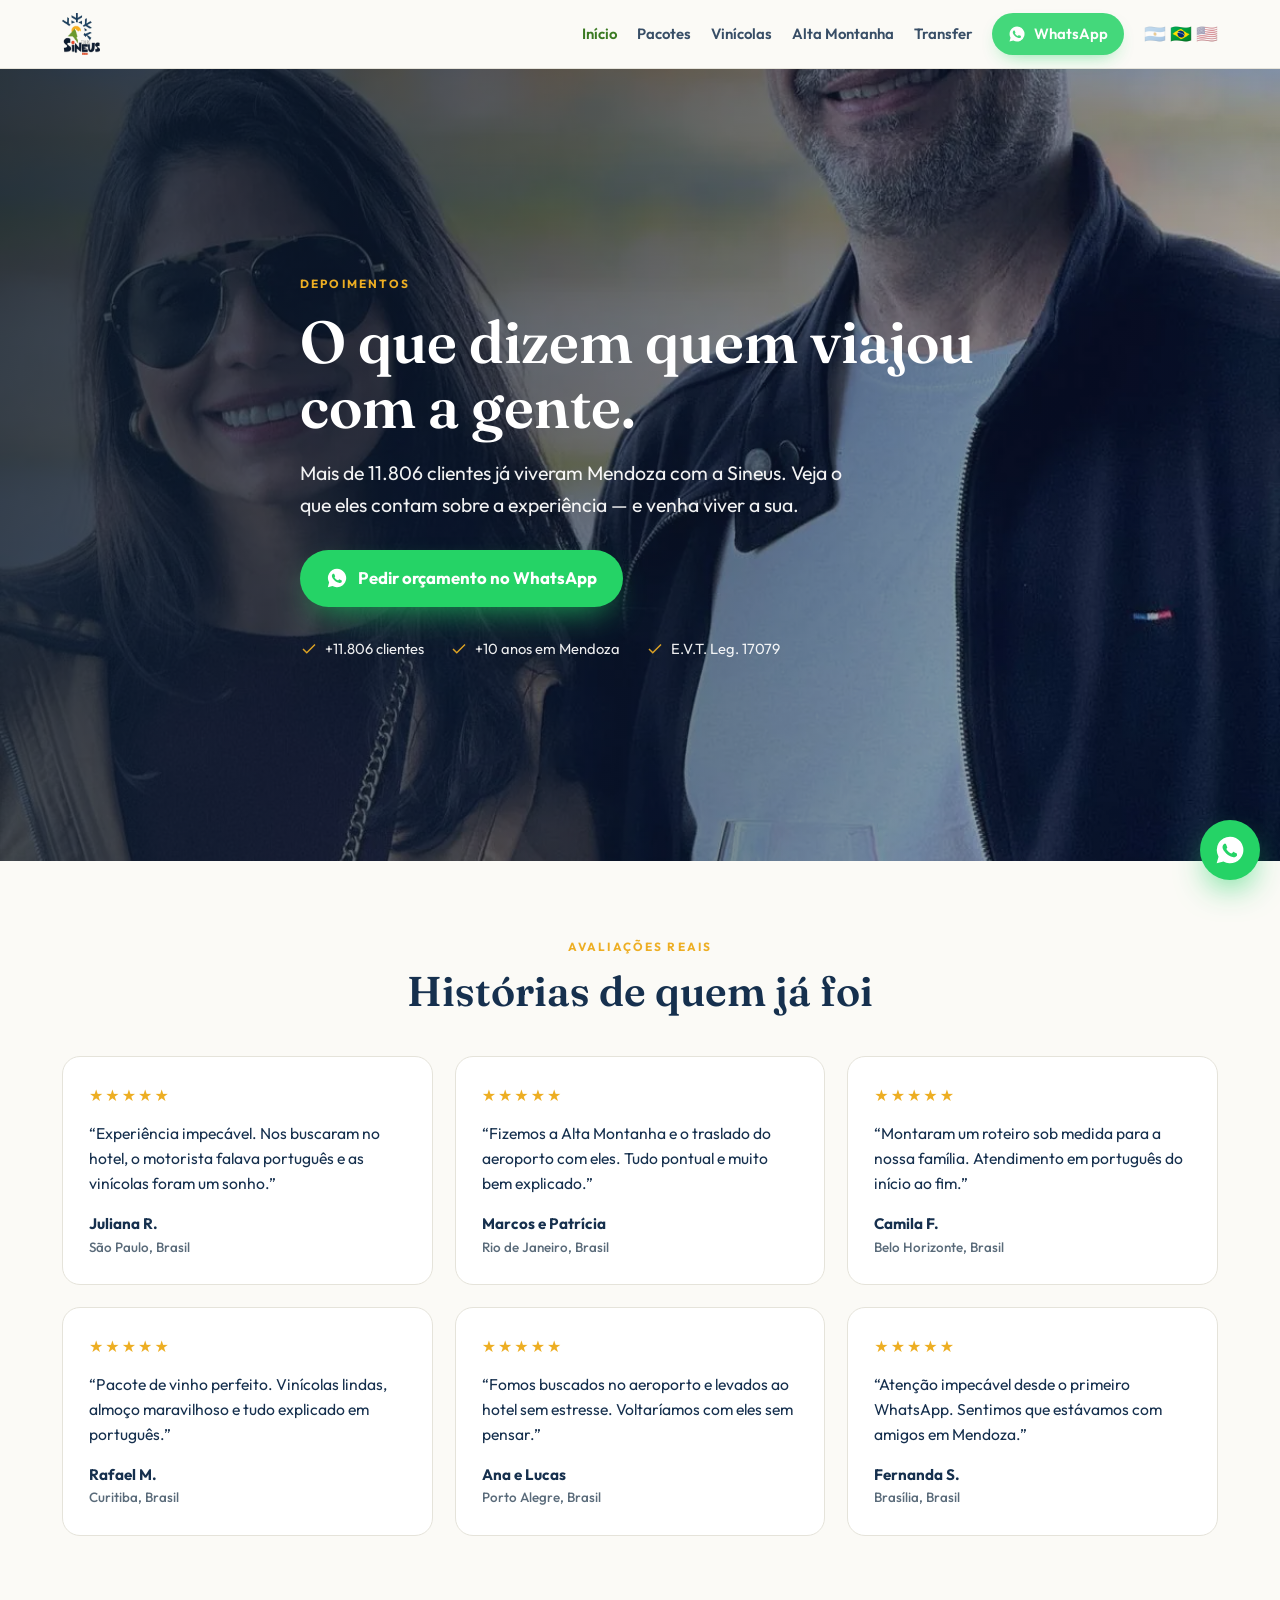
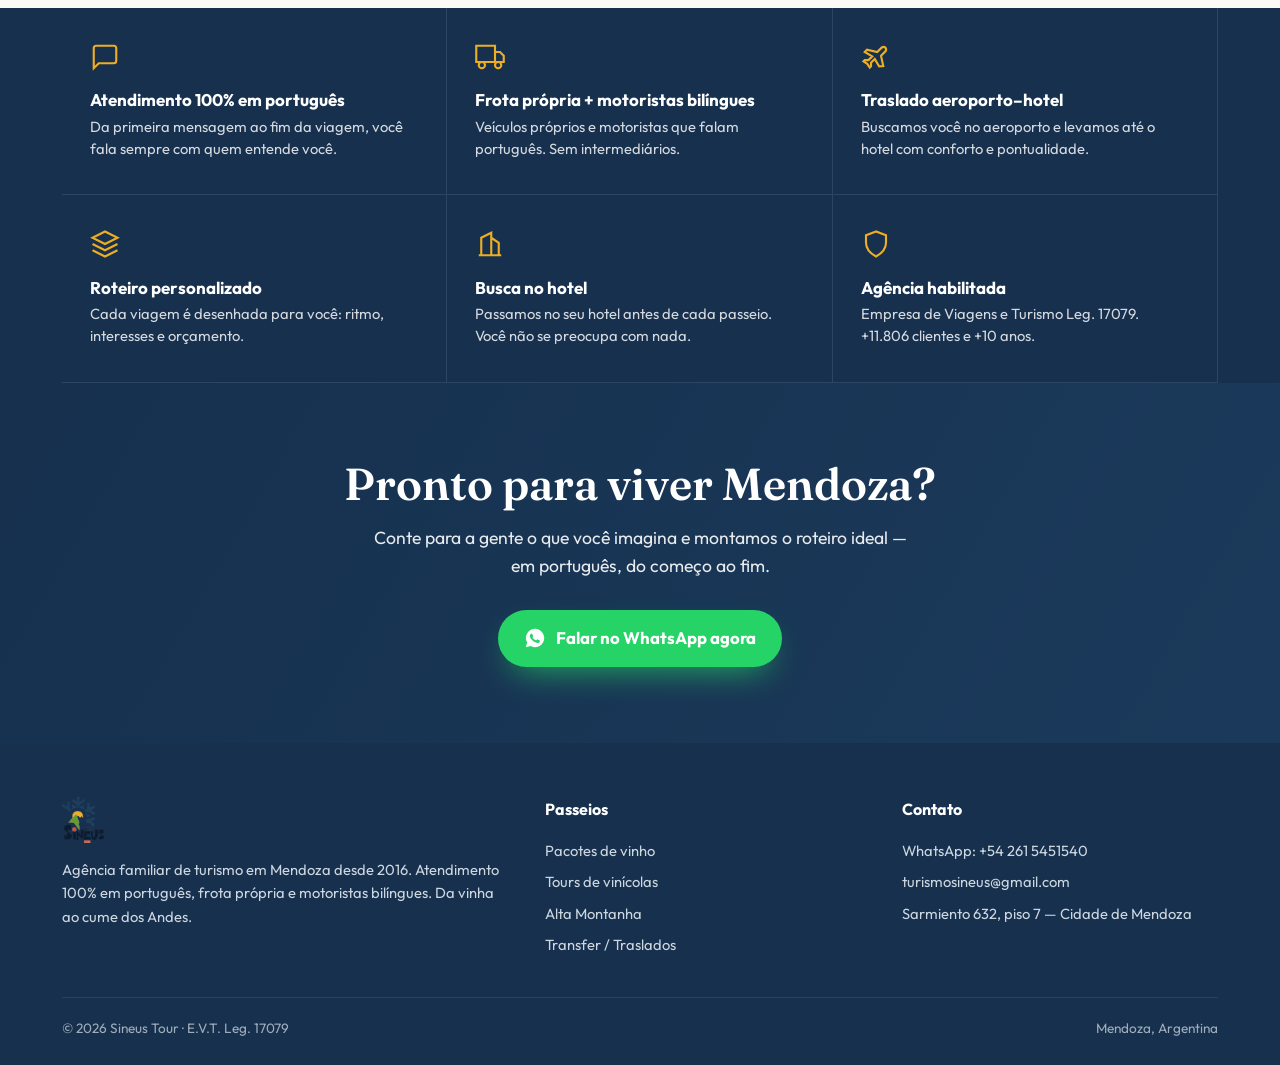
<file: pt/depoimentos/index.html>
<!doctype html>
<html lang="pt-BR">
<head>
<!-- Google Tag Manager -->
<script>(function(w,d,s,l,i){w[l]=w[l]||[];w[l].push({'gtm.start':
new Date().getTime(),event:'gtm.js'});var f=d.getElementsByTagName(s)[0],
j=d.createElement(s),dl=l!='dataLayer'?'&l='+l:'';j.async=true;j.src=
'https://www.googletagmanager.com/gtm.js?id='+i+dl;f.parentNode.insertBefore(j,f);
})(window,document,'script','dataLayer','GTM-TDWXLM6');</script>
<!-- End Google Tag Manager -->
<meta charset="utf-8">
<meta name="viewport" content="width=device-width, initial-scale=1">
<title>Depoimentos de viajantes | Sineus Tour Mendoza</title>
<meta name="description" content="Depoimentos reais de viajantes brasileiros que visitaram Mendoza com a Sineus Tour: pacotes de vinho, Alta Montanha e transfer com atendimento em português.">
<meta property="og:title" content="Depoimentos de viajantes | Sineus Tour Mendoza">
<meta property="og:description" content="Depoimentos reais de viajantes brasileiros que visitaram Mendoza com a Sineus Tour: pacotes de vinho, Alta Montanha e transfer com atendimento em português.">
<meta property="og:type" content="website">
<link rel="icon" href="/img/1c6985d9b5ee.webp">
<link rel="preconnect" href="https://fonts.googleapis.com">
<link rel="preconnect" href="https://fonts.gstatic.com" crossorigin>
<link href="https://fonts.googleapis.com/css2?family=Fraunces:opsz,wght@9..144,400;9..144,500;9..144,600&family=Outfit:wght@400;500;600;700&display=swap" rel="stylesheet">
<link rel="stylesheet" href="/assets/landing.css">
<!-- Meta Pixel Code -->
<script>
!function(f,b,e,v,n,t,s){if(f.fbq)return;n=f.fbq=function(){n.callMethod?
n.callMethod.apply(n,arguments):n.queue.push(arguments)};if(!f._fbq)f._fbq=n;
n.push=n;n.loaded=!0;n.version='2.0';n.queue=[];t=b.createElement(e);t.async=!0;
t.src=v;s=b.getElementsByTagName(e)[0];s.parentNode.insertBefore(t,s)}(window,
document,'script','https://connect.facebook.net/en_US/fbevents.js');
fbq('init','2566427130490494');fbq('track','PageView');
</script>
<noscript><img height="1" width="1" style="display:none"
src="https://www.facebook.com/tr?id=2566427130490494&ev=PageView&noscript=1"/></noscript>
<!-- End Meta Pixel Code -->
</head>
<body>
<!-- Google Tag Manager (noscript) -->
<noscript><iframe src="https://www.googletagmanager.com/ns.html?id=GTM-TDWXLM6"
height="0" width="0" style="display:none;visibility:hidden"></iframe></noscript>
<!-- End Google Tag Manager (noscript) -->
<header class="lh"><div class="wrap lh-in">
  <a class="lh-brand" href="/pt/"><img src="/img/1c6985d9b5ee.webp" alt="Sineus Tour"></a>
  <button class="lh-burger" onclick="toggleNav()" aria-label="Menu"><svg width="24" height="24" viewBox="0 0 24 24" fill="none" stroke="currentColor" stroke-width="2"><path d="M3 6h18M3 12h18M3 18h18"/></svg></button>
  <nav class="lh-nav" id="ltNav">
    <a class="on" href="/pt/">Início</a><a class="" href="/pt/pacotes">Pacotes</a><a class="" href="/pt/vinicolas">Vinícolas</a><a class="" href="/pt/alta-montanha">Alta Montanha</a><a class="" href="/pt/transfer">Transfer</a>
    <a class="lh-wa" href="https://api.whatsapp.com/send?phone=5492615451540&text=Ol%C3%A1%21%20Vi%20o%20site%20e%20quero%20um%20or%C3%A7amento%20para%20Mendoza." target="_blank" rel="noopener"><svg viewBox="0 0 24 24"><path d="M12 2a10 10 0 0 0-8.6 15l-1.4 5 5.1-1.3A10 10 0 1 0 12 2zm5.3 14.2c-.2.6-1.3 1.2-1.8 1.2-.5.1-1 .2-3.3-.7-2.8-1.1-4.5-3.9-4.7-4.1-.1-.2-1.1-1.4-1.1-2.7s.7-1.9.9-2.2c.2-.2.5-.3.7-.3h.5c.2 0 .4 0 .6.5l.8 2c.1.2.1.4 0 .5l-.4.5c-.1.2-.3.3-.1.6.1.3.7 1.1 1.5 1.8 1 .9 1.8 1.1 2 1.2.3.1.4.1.6-.1l.7-.8c.2-.3.4-.2.6-.1l1.9.9c.2.1.4.2.5.3.1.3.1.7-.1 1z"/></svg> WhatsApp</a>
    <span class="lh-flags"><a href="/" title="Español">🇦🇷</a><a class="on" href="/pt/" title="Português">🇧🇷</a><a href="/" title="English">🇺🇸</a></span>
  </nav>
</div></header>
<section class="lhero">
  <div class="lhero-bg" style="background-image:url('/img/9a116f2019be.webp')"></div>
  <div class="wrap"><div class="lhero-in">
    <span class="kicker">Depoimentos</span>
    <h1>O que dizem quem viajou com a gente.</h1>
    <p class="sub">Mais de 11.806 clientes já viveram Mendoza com a Sineus. Veja o que eles contam sobre a experiência — e venha viver a sua.</p>
    <div class="cta-row">
      <a class="btn-wa" href="https://api.whatsapp.com/send?phone=5492615451540&text=Ol%C3%A1%21%20Vi%20os%20depoimentos%20e%20quero%20um%20or%C3%A7amento%20para%20Mendoza." target="_blank" rel="noopener"><svg viewBox="0 0 24 24"><path d="M12 2a10 10 0 0 0-8.6 15l-1.4 5 5.1-1.3A10 10 0 1 0 12 2zm5.3 14.2c-.2.6-1.3 1.2-1.8 1.2-.5.1-1 .2-3.3-.7-2.8-1.1-4.5-3.9-4.7-4.1-.1-.2-1.1-1.4-1.1-2.7s.7-1.9.9-2.2c.2-.2.5-.3.7-.3h.5c.2 0 .4 0 .6.5l.8 2c.1.2.1.4 0 .5l-.4.5c-.1.2-.3.3-.1.6.1.3.7 1.1 1.5 1.8 1 .9 1.8 1.1 2 1.2.3.1.4.1.6-.1l.7-.8c.2-.3.4-.2.6-.1l1.9.9c.2.1.4.2.5.3.1.3.1.7-.1 1z"/></svg> Pedir orçamento no WhatsApp</a>
      
    </div>
    <div class="hero-trust">
      <span><svg viewBox="0 0 24 24"><path d="M20 6 9 17l-5-5"/></svg> +11.806 clientes</span>
      <span><svg viewBox="0 0 24 24"><path d="M20 6 9 17l-5-5"/></svg> +10 anos em Mendoza</span>
      <span><svg viewBox="0 0 24 24"><path d="M20 6 9 17l-5-5"/></svg> E.V.T. Leg. 17079</span>
    </div>
  </div></div>
</section>
<section class="band"><div class="wrap">
  <div class="sec-head"><span class="kicker">Avaliações reais</span><h2>Histórias de quem já foi</h2></div>
  <div class="revs"><div class="rev"><div class="stars">★★★★★</div><p>“Experiência impecável. Nos buscaram no hotel, o motorista falava português e as vinícolas foram um sonho.”</p><div class="who">Juliana R.<span>São Paulo, Brasil</span></div></div><div class="rev"><div class="stars">★★★★★</div><p>“Fizemos a Alta Montanha e o traslado do aeroporto com eles. Tudo pontual e muito bem explicado.”</p><div class="who">Marcos e Patrícia<span>Rio de Janeiro, Brasil</span></div></div><div class="rev"><div class="stars">★★★★★</div><p>“Montaram um roteiro sob medida para a nossa família. Atendimento em português do início ao fim.”</p><div class="who">Camila F.<span>Belo Horizonte, Brasil</span></div></div><div class="rev"><div class="stars">★★★★★</div><p>“Pacote de vinho perfeito. Vinícolas lindas, almoço maravilhoso e tudo explicado em português.”</p><div class="who">Rafael M.<span>Curitiba, Brasil</span></div></div><div class="rev"><div class="stars">★★★★★</div><p>“Fomos buscados no aeroporto e levados ao hotel sem estresse. Voltaríamos com eles sem pensar.”</p><div class="who">Ana e Lucas<span>Porto Alegre, Brasil</span></div></div><div class="rev"><div class="stars">★★★★★</div><p>“Atenção impecável desde o primeiro WhatsApp. Sentimos que estávamos com amigos em Mendoza.”</p><div class="who">Fernanda S.<span>Brasília, Brasil</span></div></div></div>
</div></section><section class="feat"><div class="wrap"><div class="feat-grid"><div class="feat-item"><svg viewBox="0 0 24 24"><path d="M21 15a2 2 0 0 1-2 2H7l-4 4V5a2 2 0 0 1 2-2h14a2 2 0 0 1 2 2z"/></svg><h3>Atendimento 100% em português</h3><p>Da primeira mensagem ao fim da viagem, você fala sempre com quem entende você.</p></div><div class="feat-item"><svg viewBox="0 0 24 24"><path d="M1 3h15v13H1zM16 8h4l3 3v5h-7"/><circle cx="5.5" cy="18.5" r="2.5"/><circle cx="18.5" cy="18.5" r="2.5"/></svg><h3>Frota própria + motoristas bilíngues</h3><p>Veículos próprios e motoristas que falam português. Sem intermediários.</p></div><div class="feat-item"><svg viewBox="0 0 24 24"><path d="M17.8 19.2 16 11l3.5-3.5a2.1 2.1 0 1 0-3-3L13 8 4.8 6.2 3 8l6 3.5-3 3H3l-1 1 3 2 2 3 1-1v-3l3-3 3.5 6z"/></svg><h3>Traslado aeroporto–hotel</h3><p>Buscamos você no aeroporto e levamos até o hotel com conforto e pontualidade.</p></div><div class="feat-item"><svg viewBox="0 0 24 24"><path d="M12 2 2 7l10 5 10-5zM2 17l10 5 10-5M2 12l10 5 10-5"/></svg><h3>Roteiro personalizado</h3><p>Cada viagem é desenhada para você: ritmo, interesses e orçamento.</p></div><div class="feat-item"><svg viewBox="0 0 24 24"><path d="M3 21h18M5 21V7l8-4v18M19 21V11l-6-4"/></svg><h3>Busca no hotel</h3><p>Passamos no seu hotel antes de cada passeio. Você não se preocupa com nada.</p></div><div class="feat-item"><svg viewBox="0 0 24 24"><path d="M12 2 4 5v6c0 5 3.4 8.5 8 11 4.6-2.5 8-6 8-11V5z"/></svg><h3>Agência habilitada</h3><p>Empresa de Viagens e Turismo Leg. 17079. +11.806 clientes e +10 anos.</p></div></div></div></section><section class="cta-final"><div class="wrap">
  <h2>Pronto para viver Mendoza?</h2>
  <p>Conte para a gente o que você imagina e montamos o roteiro ideal — em português, do começo ao fim.</p>
  <a class="btn-wa" href="https://api.whatsapp.com/send?phone=5492615451540&text=Ol%C3%A1%21%20Vi%20os%20depoimentos%20e%20quero%20um%20or%C3%A7amento%20para%20Mendoza." target="_blank" rel="noopener"><svg viewBox="0 0 24 24"><path d="M12 2a10 10 0 0 0-8.6 15l-1.4 5 5.1-1.3A10 10 0 1 0 12 2zm5.3 14.2c-.2.6-1.3 1.2-1.8 1.2-.5.1-1 .2-3.3-.7-2.8-1.1-4.5-3.9-4.7-4.1-.1-.2-1.1-1.4-1.1-2.7s.7-1.9.9-2.2c.2-.2.5-.3.7-.3h.5c.2 0 .4 0 .6.5l.8 2c.1.2.1.4 0 .5l-.4.5c-.1.2-.3.3-.1.6.1.3.7 1.1 1.5 1.8 1 .9 1.8 1.1 2 1.2.3.1.4.1.6-.1l.7-.8c.2-.3.4-.2.6-.1l1.9.9c.2.1.4.2.5.3.1.3.1.7-.1 1z"/></svg> Falar no WhatsApp agora</a>
</div></section>
<footer class="lf"><div class="wrap">
  <div class="lf-grid">
    <div class="lf-brand">
      <img src="/img/1c6985d9b5ee.webp" alt="Sineus Tour">
      <p>Agência familiar de turismo em Mendoza desde 2016. Atendimento 100% em português, frota própria e motoristas bilíngues. Da vinha ao cume dos Andes.</p>
    </div>
    <div>
      <h4>Passeios</h4>
      <a href="/pt/pacotes">Pacotes de vinho</a>
      <a href="/pt/vinicolas">Tours de vinícolas</a>
      <a href="/pt/alta-montanha">Alta Montanha</a>
      <a href="/pt/transfer">Transfer / Traslados</a>
    </div>
    <div>
      <h4>Contato</h4>
      <a href="https://api.whatsapp.com/send?phone=5492615451540&text=Ol%C3%A1%21%20Vi%20o%20site%20e%20quero%20um%20or%C3%A7amento%20para%20Mendoza." target="_blank" rel="noopener">WhatsApp: +54 261 5451540</a>
      <a href="mailto:turismosineus@gmail.com">turismosineus@gmail.com</a>
      <a>Sarmiento 632, piso 7 — Cidade de Mendoza</a>
    </div>
  </div>
  <div class="lf-bottom"><span>© 2026 Sineus Tour · E.V.T. Leg. 17079</span><span>Mendoza, Argentina</span></div>
</div></footer>
<a class="wa-float" href="https://api.whatsapp.com/send?phone=5492615451540&text=Ol%C3%A1%21%20Vi%20o%20site%20e%20quero%20um%20or%C3%A7amento%20para%20Mendoza." target="_blank" rel="noopener" aria-label="WhatsApp"><svg viewBox="0 0 24 24"><path d="M12 2a10 10 0 0 0-8.6 15l-1.4 5 5.1-1.3A10 10 0 1 0 12 2zm5.3 14.2c-.2.6-1.3 1.2-1.8 1.2-.5.1-1 .2-3.3-.7-2.8-1.1-4.5-3.9-4.7-4.1-.1-.2-1.1-1.4-1.1-2.7s.7-1.9.9-2.2c.2-.2.5-.3.7-.3h.5c.2 0 .4 0 .6.5l.8 2c.1.2.1.4 0 .5l-.4.5c-.1.2-.3.3-.1.6.1.3.7 1.1 1.5 1.8 1 .9 1.8 1.1 2 1.2.3.1.4.1.6-.1l.7-.8c.2-.3.4-.2.6-.1l1.9.9c.2.1.4.2.5.3.1.3.1.7-.1 1z"/></svg></a>
<script src="/assets/landing.js"></script>
</body>
</html>
</file>
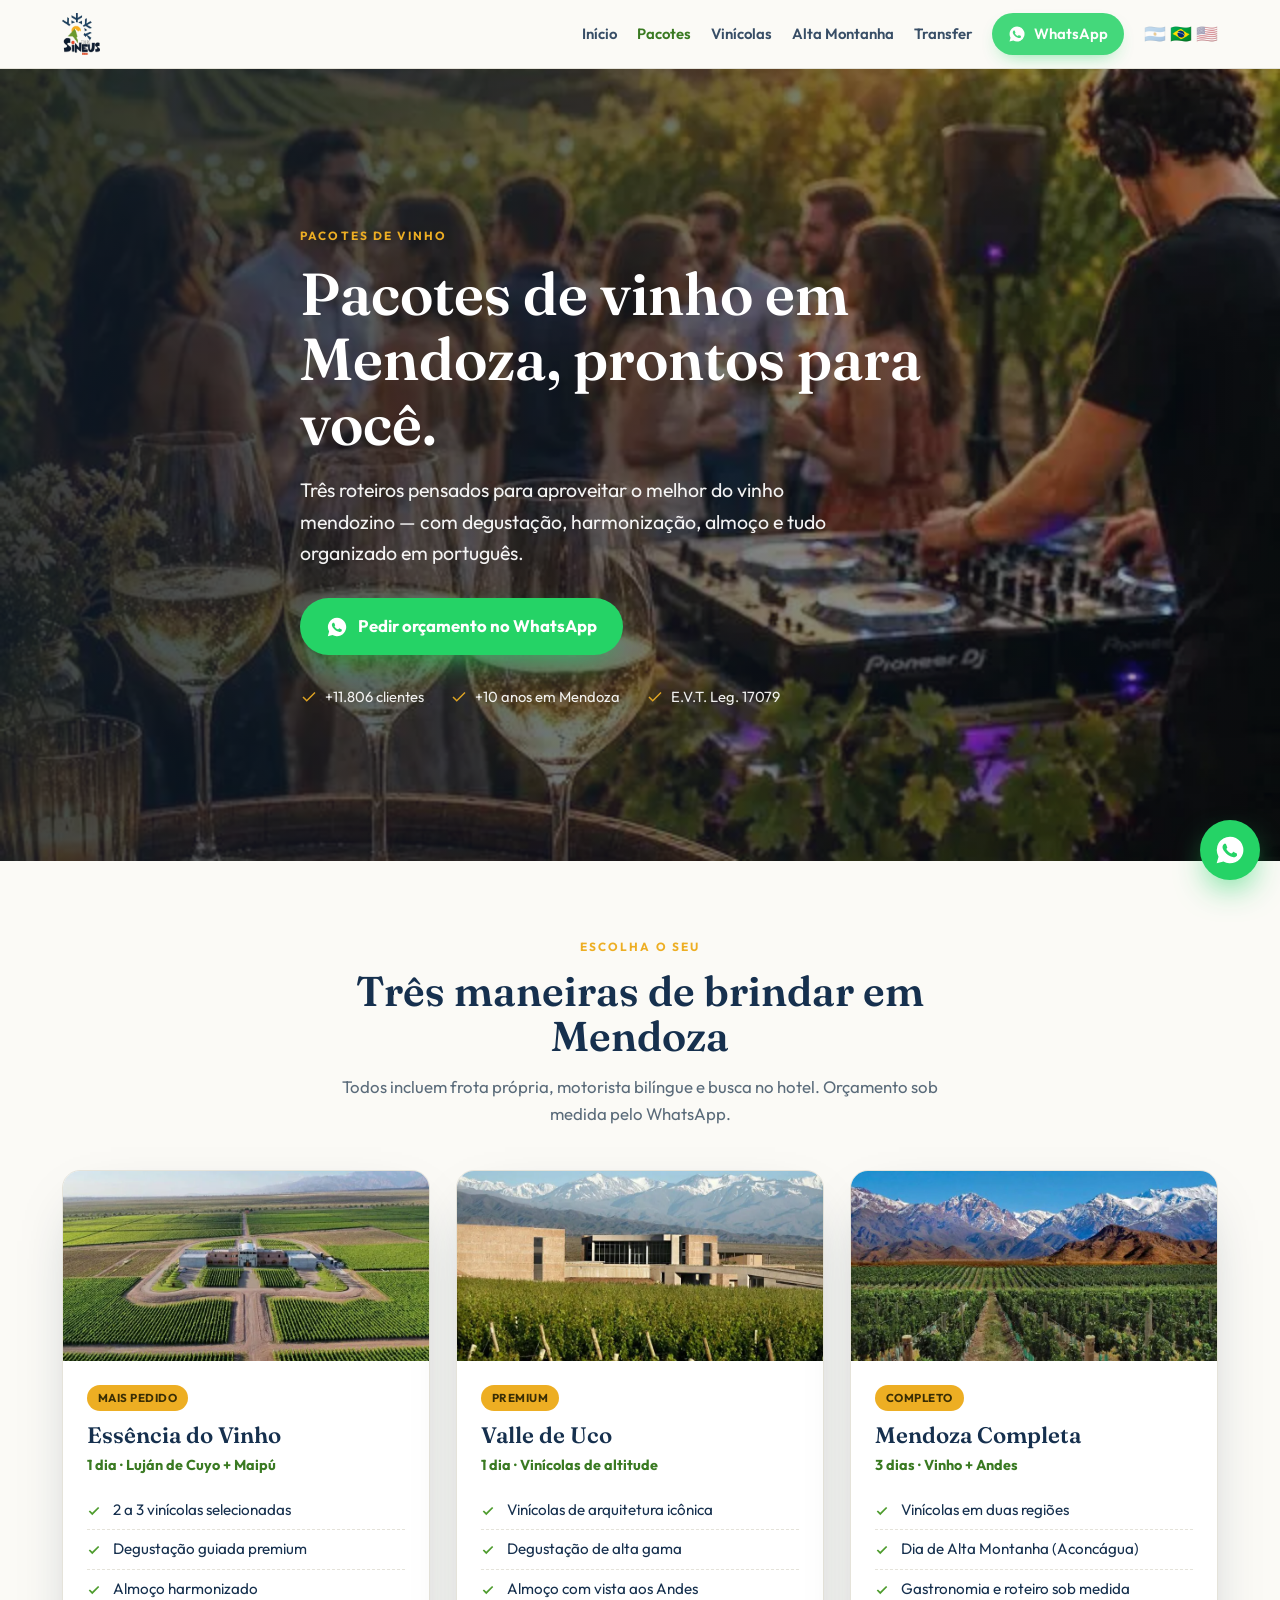
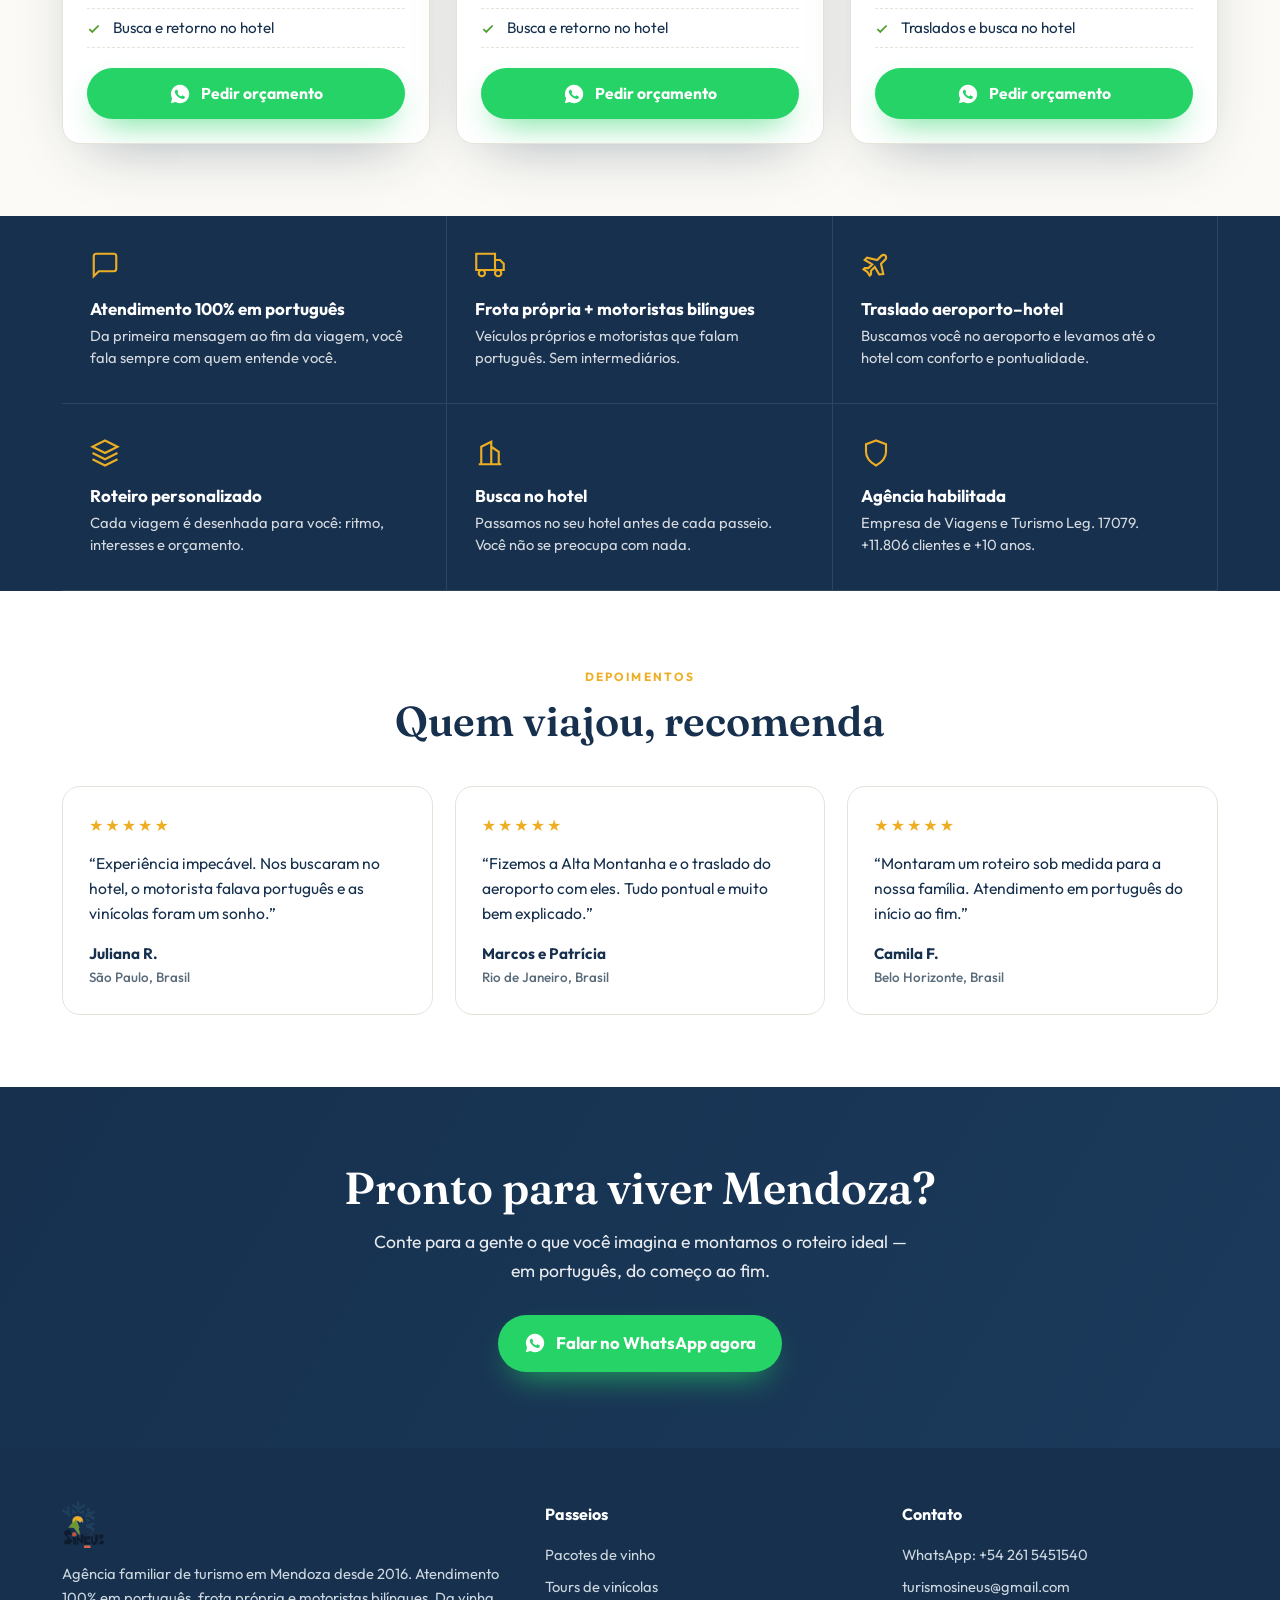
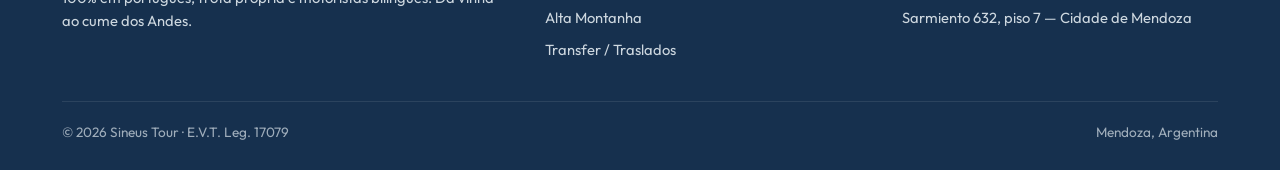
<file: pt/pacotes/index.html>
<!doctype html>
<html lang="pt-BR">
<head>
<!-- Google Tag Manager -->
<script>(function(w,d,s,l,i){w[l]=w[l]||[];w[l].push({'gtm.start':
new Date().getTime(),event:'gtm.js'});var f=d.getElementsByTagName(s)[0],
j=d.createElement(s),dl=l!='dataLayer'?'&l='+l:'';j.async=true;j.src=
'https://www.googletagmanager.com/gtm.js?id='+i+dl;f.parentNode.insertBefore(j,f);
})(window,document,'script','dataLayer','GTM-TDWXLM6');</script>
<!-- End Google Tag Manager -->
<meta charset="utf-8">
<meta name="viewport" content="width=device-width, initial-scale=1">
<title>Pacotes de vinho em Mendoza em português | Sineus Tour</title>
<meta name="description" content="Pacotes de vinho em Mendoza com degustação, almoço harmonizado, frota própria e motoristas bilíngues. Atendimento em português e busca no hotel. Peça seu orçamento.">
<meta property="og:title" content="Pacotes de vinho em Mendoza em português | Sineus Tour">
<meta property="og:description" content="Pacotes de vinho em Mendoza com degustação, almoço harmonizado, frota própria e motoristas bilíngues. Atendimento em português e busca no hotel. Peça seu orçamento.">
<meta property="og:type" content="website">
<link rel="icon" href="/img/1c6985d9b5ee.webp">
<link rel="preconnect" href="https://fonts.googleapis.com">
<link rel="preconnect" href="https://fonts.gstatic.com" crossorigin>
<link href="https://fonts.googleapis.com/css2?family=Fraunces:opsz,wght@9..144,400;9..144,500;9..144,600&family=Outfit:wght@400;500;600;700&display=swap" rel="stylesheet">
<link rel="stylesheet" href="/assets/landing.css">
<!-- Meta Pixel Code -->
<script>
!function(f,b,e,v,n,t,s){if(f.fbq)return;n=f.fbq=function(){n.callMethod?
n.callMethod.apply(n,arguments):n.queue.push(arguments)};if(!f._fbq)f._fbq=n;
n.push=n;n.loaded=!0;n.version='2.0';n.queue=[];t=b.createElement(e);t.async=!0;
t.src=v;s=b.getElementsByTagName(e)[0];s.parentNode.insertBefore(t,s)}(window,
document,'script','https://connect.facebook.net/en_US/fbevents.js');
fbq('init','2566427130490494');fbq('track','PageView');
</script>
<noscript><img height="1" width="1" style="display:none"
src="https://www.facebook.com/tr?id=2566427130490494&ev=PageView&noscript=1"/></noscript>
<!-- End Meta Pixel Code -->
</head>
<body>
<!-- Google Tag Manager (noscript) -->
<noscript><iframe src="https://www.googletagmanager.com/ns.html?id=GTM-TDWXLM6"
height="0" width="0" style="display:none;visibility:hidden"></iframe></noscript>
<!-- End Google Tag Manager (noscript) -->
<header class="lh"><div class="wrap lh-in">
  <a class="lh-brand" href="/pt/"><img src="/img/1c6985d9b5ee.webp" alt="Sineus Tour"></a>
  <button class="lh-burger" onclick="toggleNav()" aria-label="Menu"><svg width="24" height="24" viewBox="0 0 24 24" fill="none" stroke="currentColor" stroke-width="2"><path d="M3 6h18M3 12h18M3 18h18"/></svg></button>
  <nav class="lh-nav" id="ltNav">
    <a class="" href="/pt/">Início</a><a class="on" href="/pt/pacotes">Pacotes</a><a class="" href="/pt/vinicolas">Vinícolas</a><a class="" href="/pt/alta-montanha">Alta Montanha</a><a class="" href="/pt/transfer">Transfer</a>
    <a class="lh-wa" href="https://api.whatsapp.com/send?phone=5492615451540&text=Ol%C3%A1%21%20Vi%20o%20site%20e%20quero%20um%20or%C3%A7amento%20para%20Mendoza." target="_blank" rel="noopener"><svg viewBox="0 0 24 24"><path d="M12 2a10 10 0 0 0-8.6 15l-1.4 5 5.1-1.3A10 10 0 1 0 12 2zm5.3 14.2c-.2.6-1.3 1.2-1.8 1.2-.5.1-1 .2-3.3-.7-2.8-1.1-4.5-3.9-4.7-4.1-.1-.2-1.1-1.4-1.1-2.7s.7-1.9.9-2.2c.2-.2.5-.3.7-.3h.5c.2 0 .4 0 .6.5l.8 2c.1.2.1.4 0 .5l-.4.5c-.1.2-.3.3-.1.6.1.3.7 1.1 1.5 1.8 1 .9 1.8 1.1 2 1.2.3.1.4.1.6-.1l.7-.8c.2-.3.4-.2.6-.1l1.9.9c.2.1.4.2.5.3.1.3.1.7-.1 1z"/></svg> WhatsApp</a>
    <span class="lh-flags"><a href="/" title="Español">🇦🇷</a><a class="on" href="/pt/" title="Português">🇧🇷</a><a href="/" title="English">🇺🇸</a></span>
  </nav>
</div></header>
<section class="lhero">
  <div class="lhero-bg" style="background-image:url('/img/58501d7f4634.webp')"></div>
  <div class="wrap"><div class="lhero-in">
    <span class="kicker">Pacotes de vinho</span>
    <h1>Pacotes de vinho em Mendoza, prontos para você.</h1>
    <p class="sub">Três roteiros pensados para aproveitar o melhor do vinho mendozino — com degustação, harmonização, almoço e tudo organizado em português.</p>
    <div class="cta-row">
      <a class="btn-wa" href="https://api.whatsapp.com/send?phone=5492615451540&text=Ol%C3%A1%21%20Quero%20saber%20sobre%20os%20pacotes%20de%20vinho%20em%20Mendoza." target="_blank" rel="noopener"><svg viewBox="0 0 24 24"><path d="M12 2a10 10 0 0 0-8.6 15l-1.4 5 5.1-1.3A10 10 0 1 0 12 2zm5.3 14.2c-.2.6-1.3 1.2-1.8 1.2-.5.1-1 .2-3.3-.7-2.8-1.1-4.5-3.9-4.7-4.1-.1-.2-1.1-1.4-1.1-2.7s.7-1.9.9-2.2c.2-.2.5-.3.7-.3h.5c.2 0 .4 0 .6.5l.8 2c.1.2.1.4 0 .5l-.4.5c-.1.2-.3.3-.1.6.1.3.7 1.1 1.5 1.8 1 .9 1.8 1.1 2 1.2.3.1.4.1.6-.1l.7-.8c.2-.3.4-.2.6-.1l1.9.9c.2.1.4.2.5.3.1.3.1.7-.1 1z"/></svg> Pedir orçamento no WhatsApp</a>
      
    </div>
    <div class="hero-trust">
      <span><svg viewBox="0 0 24 24"><path d="M20 6 9 17l-5-5"/></svg> +11.806 clientes</span>
      <span><svg viewBox="0 0 24 24"><path d="M20 6 9 17l-5-5"/></svg> +10 anos em Mendoza</span>
      <span><svg viewBox="0 0 24 24"><path d="M20 6 9 17l-5-5"/></svg> E.V.T. Leg. 17079</span>
    </div>
  </div></div>
</section>
<section class="band"><div class="wrap">
  <div class="sec-head"><span class="kicker">Escolha o seu</span><h2>Três maneiras de brindar em Mendoza</h2>
  <p>Todos incluem frota própria, motorista bilíngue e busca no hotel. Orçamento sob medida pelo WhatsApp.</p></div>
  <div class="pkg-grid">
    <div class="pkg"><div class="pkg-img" style="background-image:url('/img/6910ef113064.webp')"></div>
      <div class="pkg-body"><span class="tag">Mais pedido</span><h3>Essência do Vinho</h3><p class="dur">1 dia · Luján de Cuyo + Maipú</p>
      <ul><li>2 a 3 vinícolas selecionadas</li><li>Degustação guiada premium</li><li>Almoço harmonizado</li><li>Busca e retorno no hotel</li></ul>
      <a class="btn-wa" href="https://api.whatsapp.com/send?phone=5492615451540&text=Ol%C3%A1%21%20Quero%20o%20pacote%20Ess%C3%AAncia%20do%20Vinho%20%28Luj%C3%A1n%20%2B%20Maip%C3%BA%29." target="_blank" rel="noopener"><svg viewBox="0 0 24 24"><path d="M12 2a10 10 0 0 0-8.6 15l-1.4 5 5.1-1.3A10 10 0 1 0 12 2zm5.3 14.2c-.2.6-1.3 1.2-1.8 1.2-.5.1-1 .2-3.3-.7-2.8-1.1-4.5-3.9-4.7-4.1-.1-.2-1.1-1.4-1.1-2.7s.7-1.9.9-2.2c.2-.2.5-.3.7-.3h.5c.2 0 .4 0 .6.5l.8 2c.1.2.1.4 0 .5l-.4.5c-.1.2-.3.3-.1.6.1.3.7 1.1 1.5 1.8 1 .9 1.8 1.1 2 1.2.3.1.4.1.6-.1l.7-.8c.2-.3.4-.2.6-.1l1.9.9c.2.1.4.2.5.3.1.3.1.7-.1 1z"/></svg> Pedir orçamento</a></div></div>
    <div class="pkg"><div class="pkg-img" style="background-image:url('/img/990398dc37c0.webp')"></div>
      <div class="pkg-body"><span class="tag">Premium</span><h3>Valle de Uco</h3><p class="dur">1 dia · Vinícolas de altitude</p>
      <ul><li>Vinícolas de arquitetura icônica</li><li>Degustação de alta gama</li><li>Almoço com vista aos Andes</li><li>Busca e retorno no hotel</li></ul>
      <a class="btn-wa" href="https://api.whatsapp.com/send?phone=5492615451540&text=Ol%C3%A1%21%20Quero%20o%20pacote%20Valle%20de%20Uco%20Premium." target="_blank" rel="noopener"><svg viewBox="0 0 24 24"><path d="M12 2a10 10 0 0 0-8.6 15l-1.4 5 5.1-1.3A10 10 0 1 0 12 2zm5.3 14.2c-.2.6-1.3 1.2-1.8 1.2-.5.1-1 .2-3.3-.7-2.8-1.1-4.5-3.9-4.7-4.1-.1-.2-1.1-1.4-1.1-2.7s.7-1.9.9-2.2c.2-.2.5-.3.7-.3h.5c.2 0 .4 0 .6.5l.8 2c.1.2.1.4 0 .5l-.4.5c-.1.2-.3.3-.1.6.1.3.7 1.1 1.5 1.8 1 .9 1.8 1.1 2 1.2.3.1.4.1.6-.1l.7-.8c.2-.3.4-.2.6-.1l1.9.9c.2.1.4.2.5.3.1.3.1.7-.1 1z"/></svg> Pedir orçamento</a></div></div>
    <div class="pkg"><div class="pkg-img" style="background-image:url('/img/921144725907.webp')"></div>
      <div class="pkg-body"><span class="tag">Completo</span><h3>Mendoza Completa</h3><p class="dur">3 dias · Vinho + Andes</p>
      <ul><li>Vinícolas em duas regiões</li><li>Dia de Alta Montanha (Aconcágua)</li><li>Gastronomia e roteiro sob medida</li><li>Traslados e busca no hotel</li></ul>
      <a class="btn-wa" href="https://api.whatsapp.com/send?phone=5492615451540&text=Ol%C3%A1%21%20Quero%20o%20pacote%20Mendoza%20Completa%20%283%20dias%29." target="_blank" rel="noopener"><svg viewBox="0 0 24 24"><path d="M12 2a10 10 0 0 0-8.6 15l-1.4 5 5.1-1.3A10 10 0 1 0 12 2zm5.3 14.2c-.2.6-1.3 1.2-1.8 1.2-.5.1-1 .2-3.3-.7-2.8-1.1-4.5-3.9-4.7-4.1-.1-.2-1.1-1.4-1.1-2.7s.7-1.9.9-2.2c.2-.2.5-.3.7-.3h.5c.2 0 .4 0 .6.5l.8 2c.1.2.1.4 0 .5l-.4.5c-.1.2-.3.3-.1.6.1.3.7 1.1 1.5 1.8 1 .9 1.8 1.1 2 1.2.3.1.4.1.6-.1l.7-.8c.2-.3.4-.2.6-.1l1.9.9c.2.1.4.2.5.3.1.3.1.7-.1 1z"/></svg> Pedir orçamento</a></div></div>
  </div>
</div></section><section class="feat"><div class="wrap"><div class="feat-grid"><div class="feat-item"><svg viewBox="0 0 24 24"><path d="M21 15a2 2 0 0 1-2 2H7l-4 4V5a2 2 0 0 1 2-2h14a2 2 0 0 1 2 2z"/></svg><h3>Atendimento 100% em português</h3><p>Da primeira mensagem ao fim da viagem, você fala sempre com quem entende você.</p></div><div class="feat-item"><svg viewBox="0 0 24 24"><path d="M1 3h15v13H1zM16 8h4l3 3v5h-7"/><circle cx="5.5" cy="18.5" r="2.5"/><circle cx="18.5" cy="18.5" r="2.5"/></svg><h3>Frota própria + motoristas bilíngues</h3><p>Veículos próprios e motoristas que falam português. Sem intermediários.</p></div><div class="feat-item"><svg viewBox="0 0 24 24"><path d="M17.8 19.2 16 11l3.5-3.5a2.1 2.1 0 1 0-3-3L13 8 4.8 6.2 3 8l6 3.5-3 3H3l-1 1 3 2 2 3 1-1v-3l3-3 3.5 6z"/></svg><h3>Traslado aeroporto–hotel</h3><p>Buscamos você no aeroporto e levamos até o hotel com conforto e pontualidade.</p></div><div class="feat-item"><svg viewBox="0 0 24 24"><path d="M12 2 2 7l10 5 10-5zM2 17l10 5 10-5M2 12l10 5 10-5"/></svg><h3>Roteiro personalizado</h3><p>Cada viagem é desenhada para você: ritmo, interesses e orçamento.</p></div><div class="feat-item"><svg viewBox="0 0 24 24"><path d="M3 21h18M5 21V7l8-4v18M19 21V11l-6-4"/></svg><h3>Busca no hotel</h3><p>Passamos no seu hotel antes de cada passeio. Você não se preocupa com nada.</p></div><div class="feat-item"><svg viewBox="0 0 24 24"><path d="M12 2 4 5v6c0 5 3.4 8.5 8 11 4.6-2.5 8-6 8-11V5z"/></svg><h3>Agência habilitada</h3><p>Empresa de Viagens e Turismo Leg. 17079. +11.806 clientes e +10 anos.</p></div></div></div></section><section class="band alt"><div class="wrap">
  <div class="sec-head"><span class="kicker">Depoimentos</span><h2>Quem viajou, recomenda</h2></div>
  <div class="revs"><div class="rev"><div class="stars">★★★★★</div><p>“Experiência impecável. Nos buscaram no hotel, o motorista falava português e as vinícolas foram um sonho.”</p><div class="who">Juliana R.<span>São Paulo, Brasil</span></div></div><div class="rev"><div class="stars">★★★★★</div><p>“Fizemos a Alta Montanha e o traslado do aeroporto com eles. Tudo pontual e muito bem explicado.”</p><div class="who">Marcos e Patrícia<span>Rio de Janeiro, Brasil</span></div></div><div class="rev"><div class="stars">★★★★★</div><p>“Montaram um roteiro sob medida para a nossa família. Atendimento em português do início ao fim.”</p><div class="who">Camila F.<span>Belo Horizonte, Brasil</span></div></div></div></div></section><section class="cta-final"><div class="wrap">
  <h2>Pronto para viver Mendoza?</h2>
  <p>Conte para a gente o que você imagina e montamos o roteiro ideal — em português, do começo ao fim.</p>
  <a class="btn-wa" href="https://api.whatsapp.com/send?phone=5492615451540&text=Ol%C3%A1%21%20Quero%20saber%20sobre%20os%20pacotes%20de%20vinho%20em%20Mendoza." target="_blank" rel="noopener"><svg viewBox="0 0 24 24"><path d="M12 2a10 10 0 0 0-8.6 15l-1.4 5 5.1-1.3A10 10 0 1 0 12 2zm5.3 14.2c-.2.6-1.3 1.2-1.8 1.2-.5.1-1 .2-3.3-.7-2.8-1.1-4.5-3.9-4.7-4.1-.1-.2-1.1-1.4-1.1-2.7s.7-1.9.9-2.2c.2-.2.5-.3.7-.3h.5c.2 0 .4 0 .6.5l.8 2c.1.2.1.4 0 .5l-.4.5c-.1.2-.3.3-.1.6.1.3.7 1.1 1.5 1.8 1 .9 1.8 1.1 2 1.2.3.1.4.1.6-.1l.7-.8c.2-.3.4-.2.6-.1l1.9.9c.2.1.4.2.5.3.1.3.1.7-.1 1z"/></svg> Falar no WhatsApp agora</a>
</div></section>
<footer class="lf"><div class="wrap">
  <div class="lf-grid">
    <div class="lf-brand">
      <img src="/img/1c6985d9b5ee.webp" alt="Sineus Tour">
      <p>Agência familiar de turismo em Mendoza desde 2016. Atendimento 100% em português, frota própria e motoristas bilíngues. Da vinha ao cume dos Andes.</p>
    </div>
    <div>
      <h4>Passeios</h4>
      <a href="/pt/pacotes">Pacotes de vinho</a>
      <a href="/pt/vinicolas">Tours de vinícolas</a>
      <a href="/pt/alta-montanha">Alta Montanha</a>
      <a href="/pt/transfer">Transfer / Traslados</a>
    </div>
    <div>
      <h4>Contato</h4>
      <a href="https://api.whatsapp.com/send?phone=5492615451540&text=Ol%C3%A1%21%20Vi%20o%20site%20e%20quero%20um%20or%C3%A7amento%20para%20Mendoza." target="_blank" rel="noopener">WhatsApp: +54 261 5451540</a>
      <a href="mailto:turismosineus@gmail.com">turismosineus@gmail.com</a>
      <a>Sarmiento 632, piso 7 — Cidade de Mendoza</a>
    </div>
  </div>
  <div class="lf-bottom"><span>© 2026 Sineus Tour · E.V.T. Leg. 17079</span><span>Mendoza, Argentina</span></div>
</div></footer>
<a class="wa-float" href="https://api.whatsapp.com/send?phone=5492615451540&text=Ol%C3%A1%21%20Vi%20o%20site%20e%20quero%20um%20or%C3%A7amento%20para%20Mendoza." target="_blank" rel="noopener" aria-label="WhatsApp"><svg viewBox="0 0 24 24"><path d="M12 2a10 10 0 0 0-8.6 15l-1.4 5 5.1-1.3A10 10 0 1 0 12 2zm5.3 14.2c-.2.6-1.3 1.2-1.8 1.2-.5.1-1 .2-3.3-.7-2.8-1.1-4.5-3.9-4.7-4.1-.1-.2-1.1-1.4-1.1-2.7s.7-1.9.9-2.2c.2-.2.5-.3.7-.3h.5c.2 0 .4 0 .6.5l.8 2c.1.2.1.4 0 .5l-.4.5c-.1.2-.3.3-.1.6.1.3.7 1.1 1.5 1.8 1 .9 1.8 1.1 2 1.2.3.1.4.1.6-.1l.7-.8c.2-.3.4-.2.6-.1l1.9.9c.2.1.4.2.5.3.1.3.1.7-.1 1z"/></svg></a>
<script src="/assets/landing.js"></script>
</body>
</html>
</file>
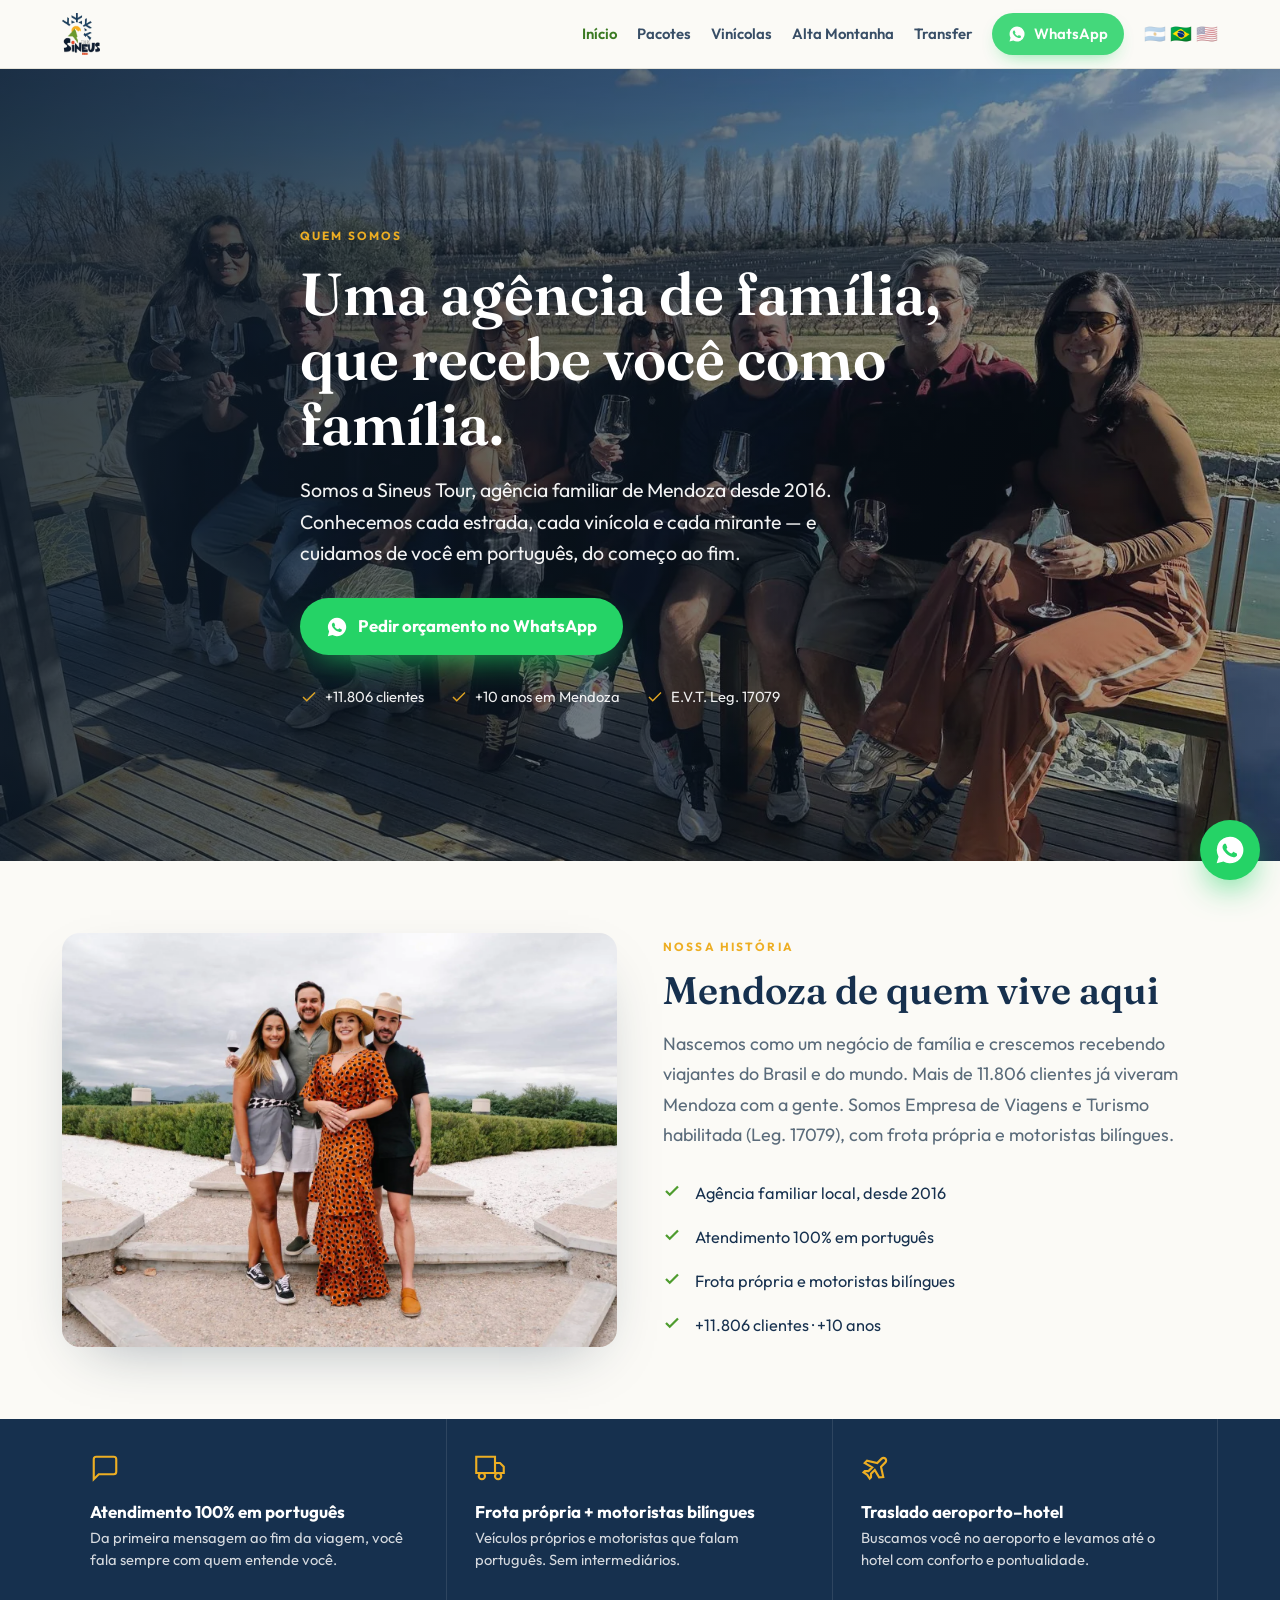
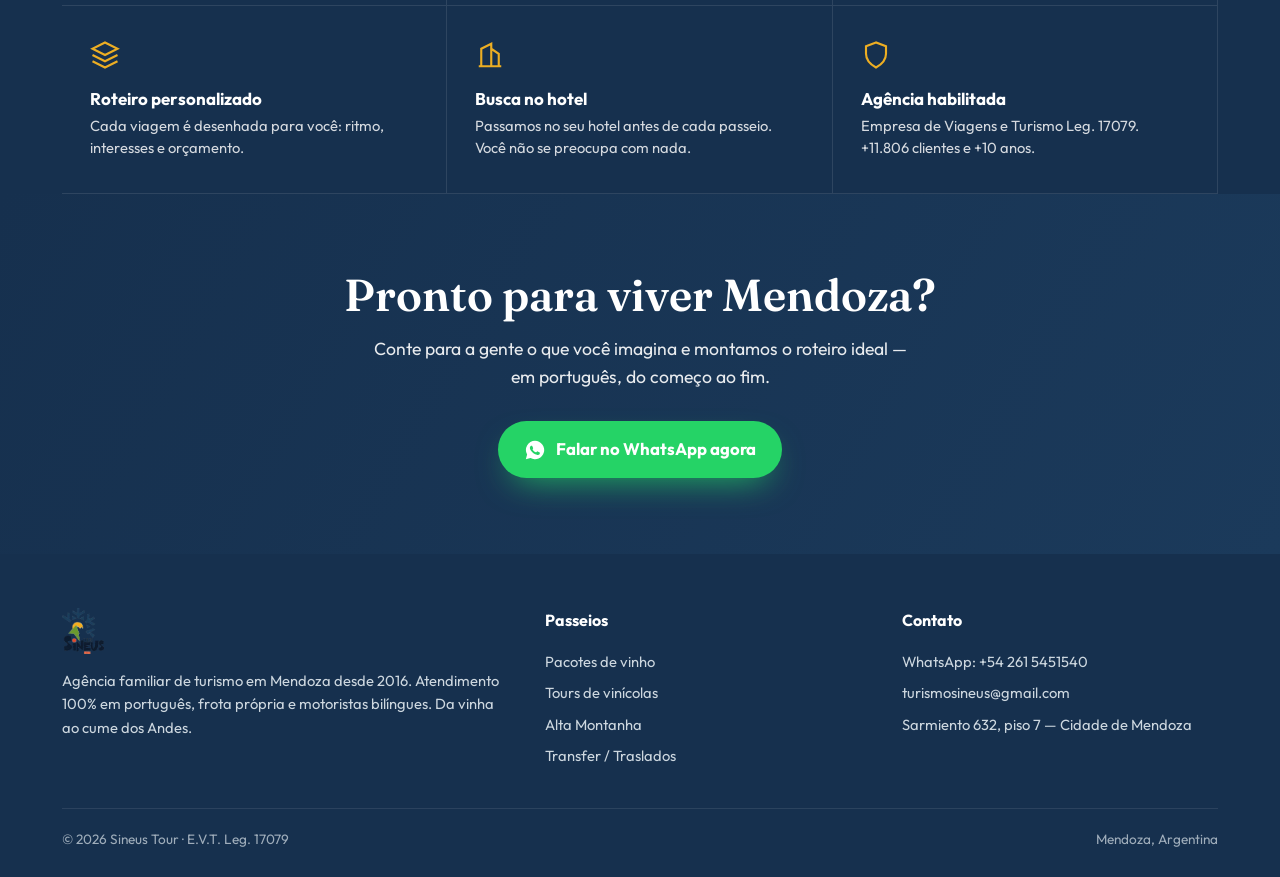
<file: pt/quem-somos/index.html>
<!doctype html>
<html lang="pt-BR">
<head>
<!-- Google Tag Manager -->
<script>(function(w,d,s,l,i){w[l]=w[l]||[];w[l].push({'gtm.start':
new Date().getTime(),event:'gtm.js'});var f=d.getElementsByTagName(s)[0],
j=d.createElement(s),dl=l!='dataLayer'?'&l='+l:'';j.async=true;j.src=
'https://www.googletagmanager.com/gtm.js?id='+i+dl;f.parentNode.insertBefore(j,f);
})(window,document,'script','dataLayer','GTM-TDWXLM6');</script>
<!-- End Google Tag Manager -->
<meta charset="utf-8">
<meta name="viewport" content="width=device-width, initial-scale=1">
<title>Quem somos — Sineus Tour, agência de turismo em Mendoza</title>
<meta name="description" content="Sineus Tour: agência familiar de Mendoza desde 2016, habilitada (E.V.T. Leg. 17079), com frota própria, motoristas bilíngues e atendimento 100% em português.">
<meta property="og:title" content="Quem somos — Sineus Tour, agência de turismo em Mendoza">
<meta property="og:description" content="Sineus Tour: agência familiar de Mendoza desde 2016, habilitada (E.V.T. Leg. 17079), com frota própria, motoristas bilíngues e atendimento 100% em português.">
<meta property="og:type" content="website">
<link rel="icon" href="/img/1c6985d9b5ee.webp">
<link rel="preconnect" href="https://fonts.googleapis.com">
<link rel="preconnect" href="https://fonts.gstatic.com" crossorigin>
<link href="https://fonts.googleapis.com/css2?family=Fraunces:opsz,wght@9..144,400;9..144,500;9..144,600&family=Outfit:wght@400;500;600;700&display=swap" rel="stylesheet">
<link rel="stylesheet" href="/assets/landing.css">
<!-- Meta Pixel Code -->
<script>
!function(f,b,e,v,n,t,s){if(f.fbq)return;n=f.fbq=function(){n.callMethod?
n.callMethod.apply(n,arguments):n.queue.push(arguments)};if(!f._fbq)f._fbq=n;
n.push=n;n.loaded=!0;n.version='2.0';n.queue=[];t=b.createElement(e);t.async=!0;
t.src=v;s=b.getElementsByTagName(e)[0];s.parentNode.insertBefore(t,s)}(window,
document,'script','https://connect.facebook.net/en_US/fbevents.js');
fbq('init','2566427130490494');fbq('track','PageView');
</script>
<noscript><img height="1" width="1" style="display:none"
src="https://www.facebook.com/tr?id=2566427130490494&ev=PageView&noscript=1"/></noscript>
<!-- End Meta Pixel Code -->
</head>
<body>
<!-- Google Tag Manager (noscript) -->
<noscript><iframe src="https://www.googletagmanager.com/ns.html?id=GTM-TDWXLM6"
height="0" width="0" style="display:none;visibility:hidden"></iframe></noscript>
<!-- End Google Tag Manager (noscript) -->
<header class="lh"><div class="wrap lh-in">
  <a class="lh-brand" href="/pt/"><img src="/img/1c6985d9b5ee.webp" alt="Sineus Tour"></a>
  <button class="lh-burger" onclick="toggleNav()" aria-label="Menu"><svg width="24" height="24" viewBox="0 0 24 24" fill="none" stroke="currentColor" stroke-width="2"><path d="M3 6h18M3 12h18M3 18h18"/></svg></button>
  <nav class="lh-nav" id="ltNav">
    <a class="on" href="/pt/">Início</a><a class="" href="/pt/pacotes">Pacotes</a><a class="" href="/pt/vinicolas">Vinícolas</a><a class="" href="/pt/alta-montanha">Alta Montanha</a><a class="" href="/pt/transfer">Transfer</a>
    <a class="lh-wa" href="https://api.whatsapp.com/send?phone=5492615451540&text=Ol%C3%A1%21%20Vi%20o%20site%20e%20quero%20um%20or%C3%A7amento%20para%20Mendoza." target="_blank" rel="noopener"><svg viewBox="0 0 24 24"><path d="M12 2a10 10 0 0 0-8.6 15l-1.4 5 5.1-1.3A10 10 0 1 0 12 2zm5.3 14.2c-.2.6-1.3 1.2-1.8 1.2-.5.1-1 .2-3.3-.7-2.8-1.1-4.5-3.9-4.7-4.1-.1-.2-1.1-1.4-1.1-2.7s.7-1.9.9-2.2c.2-.2.5-.3.7-.3h.5c.2 0 .4 0 .6.5l.8 2c.1.2.1.4 0 .5l-.4.5c-.1.2-.3.3-.1.6.1.3.7 1.1 1.5 1.8 1 .9 1.8 1.1 2 1.2.3.1.4.1.6-.1l.7-.8c.2-.3.4-.2.6-.1l1.9.9c.2.1.4.2.5.3.1.3.1.7-.1 1z"/></svg> WhatsApp</a>
    <span class="lh-flags"><a href="/" title="Español">🇦🇷</a><a class="on" href="/pt/" title="Português">🇧🇷</a><a href="/" title="English">🇺🇸</a></span>
  </nav>
</div></header>
<section class="lhero">
  <div class="lhero-bg" style="background-image:url('/img/98d5e7f3e589.webp')"></div>
  <div class="wrap"><div class="lhero-in">
    <span class="kicker">Quem somos</span>
    <h1>Uma agência de família, que recebe você como família.</h1>
    <p class="sub">Somos a Sineus Tour, agência familiar de Mendoza desde 2016. Conhecemos cada estrada, cada vinícola e cada mirante — e cuidamos de você em português, do começo ao fim.</p>
    <div class="cta-row">
      <a class="btn-wa" href="https://api.whatsapp.com/send?phone=5492615451540&text=Ol%C3%A1%21%20Quero%20conhecer%20a%20Sineus%20Tour%20e%20planejar%20minha%20viagem." target="_blank" rel="noopener"><svg viewBox="0 0 24 24"><path d="M12 2a10 10 0 0 0-8.6 15l-1.4 5 5.1-1.3A10 10 0 1 0 12 2zm5.3 14.2c-.2.6-1.3 1.2-1.8 1.2-.5.1-1 .2-3.3-.7-2.8-1.1-4.5-3.9-4.7-4.1-.1-.2-1.1-1.4-1.1-2.7s.7-1.9.9-2.2c.2-.2.5-.3.7-.3h.5c.2 0 .4 0 .6.5l.8 2c.1.2.1.4 0 .5l-.4.5c-.1.2-.3.3-.1.6.1.3.7 1.1 1.5 1.8 1 .9 1.8 1.1 2 1.2.3.1.4.1.6-.1l.7-.8c.2-.3.4-.2.6-.1l1.9.9c.2.1.4.2.5.3.1.3.1.7-.1 1z"/></svg> Pedir orçamento no WhatsApp</a>
      
    </div>
    <div class="hero-trust">
      <span><svg viewBox="0 0 24 24"><path d="M20 6 9 17l-5-5"/></svg> +11.806 clientes</span>
      <span><svg viewBox="0 0 24 24"><path d="M20 6 9 17l-5-5"/></svg> +10 anos em Mendoza</span>
      <span><svg viewBox="0 0 24 24"><path d="M20 6 9 17l-5-5"/></svg> E.V.T. Leg. 17079</span>
    </div>
  </div></div>
</section>
<section class="band"><div class="wrap">
  <div class="split">
    <img class="split-img" src="/img/a0b8742de6a1.webp" alt="Equipe Sineus">
    <div><span class="kicker">Nossa história</span>
      <h2 style="font-size:clamp(1.6rem,3.4vw,2.4rem);font-weight:600;color:var(--ink);margin-top:10px">Mendoza de quem vive aqui</h2>
      <p class="lead">Nascemos como um negócio de família e crescemos recebendo viajantes do Brasil e do mundo. Mais de 11.806 clientes já viveram Mendoza com a gente. Somos Empresa de Viagens e Turismo habilitada (Leg. 17079), com frota própria e motoristas bilíngues.</p>
      <ul class="check-list">
        <li>Agência familiar local, desde 2016</li>
        <li>Atendimento 100% em português</li>
        <li>Frota própria e motoristas bilíngues</li>
        <li>+11.806 clientes · +10 anos</li>
      </ul>
    </div>
  </div>
</div></section><section class="feat"><div class="wrap"><div class="feat-grid"><div class="feat-item"><svg viewBox="0 0 24 24"><path d="M21 15a2 2 0 0 1-2 2H7l-4 4V5a2 2 0 0 1 2-2h14a2 2 0 0 1 2 2z"/></svg><h3>Atendimento 100% em português</h3><p>Da primeira mensagem ao fim da viagem, você fala sempre com quem entende você.</p></div><div class="feat-item"><svg viewBox="0 0 24 24"><path d="M1 3h15v13H1zM16 8h4l3 3v5h-7"/><circle cx="5.5" cy="18.5" r="2.5"/><circle cx="18.5" cy="18.5" r="2.5"/></svg><h3>Frota própria + motoristas bilíngues</h3><p>Veículos próprios e motoristas que falam português. Sem intermediários.</p></div><div class="feat-item"><svg viewBox="0 0 24 24"><path d="M17.8 19.2 16 11l3.5-3.5a2.1 2.1 0 1 0-3-3L13 8 4.8 6.2 3 8l6 3.5-3 3H3l-1 1 3 2 2 3 1-1v-3l3-3 3.5 6z"/></svg><h3>Traslado aeroporto–hotel</h3><p>Buscamos você no aeroporto e levamos até o hotel com conforto e pontualidade.</p></div><div class="feat-item"><svg viewBox="0 0 24 24"><path d="M12 2 2 7l10 5 10-5zM2 17l10 5 10-5M2 12l10 5 10-5"/></svg><h3>Roteiro personalizado</h3><p>Cada viagem é desenhada para você: ritmo, interesses e orçamento.</p></div><div class="feat-item"><svg viewBox="0 0 24 24"><path d="M3 21h18M5 21V7l8-4v18M19 21V11l-6-4"/></svg><h3>Busca no hotel</h3><p>Passamos no seu hotel antes de cada passeio. Você não se preocupa com nada.</p></div><div class="feat-item"><svg viewBox="0 0 24 24"><path d="M12 2 4 5v6c0 5 3.4 8.5 8 11 4.6-2.5 8-6 8-11V5z"/></svg><h3>Agência habilitada</h3><p>Empresa de Viagens e Turismo Leg. 17079. +11.806 clientes e +10 anos.</p></div></div></div></section><section class="cta-final"><div class="wrap">
  <h2>Pronto para viver Mendoza?</h2>
  <p>Conte para a gente o que você imagina e montamos o roteiro ideal — em português, do começo ao fim.</p>
  <a class="btn-wa" href="https://api.whatsapp.com/send?phone=5492615451540&text=Ol%C3%A1%21%20Quero%20conhecer%20a%20Sineus%20Tour%20e%20planejar%20minha%20viagem." target="_blank" rel="noopener"><svg viewBox="0 0 24 24"><path d="M12 2a10 10 0 0 0-8.6 15l-1.4 5 5.1-1.3A10 10 0 1 0 12 2zm5.3 14.2c-.2.6-1.3 1.2-1.8 1.2-.5.1-1 .2-3.3-.7-2.8-1.1-4.5-3.9-4.7-4.1-.1-.2-1.1-1.4-1.1-2.7s.7-1.9.9-2.2c.2-.2.5-.3.7-.3h.5c.2 0 .4 0 .6.5l.8 2c.1.2.1.4 0 .5l-.4.5c-.1.2-.3.3-.1.6.1.3.7 1.1 1.5 1.8 1 .9 1.8 1.1 2 1.2.3.1.4.1.6-.1l.7-.8c.2-.3.4-.2.6-.1l1.9.9c.2.1.4.2.5.3.1.3.1.7-.1 1z"/></svg> Falar no WhatsApp agora</a>
</div></section>
<footer class="lf"><div class="wrap">
  <div class="lf-grid">
    <div class="lf-brand">
      <img src="/img/1c6985d9b5ee.webp" alt="Sineus Tour">
      <p>Agência familiar de turismo em Mendoza desde 2016. Atendimento 100% em português, frota própria e motoristas bilíngues. Da vinha ao cume dos Andes.</p>
    </div>
    <div>
      <h4>Passeios</h4>
      <a href="/pt/pacotes">Pacotes de vinho</a>
      <a href="/pt/vinicolas">Tours de vinícolas</a>
      <a href="/pt/alta-montanha">Alta Montanha</a>
      <a href="/pt/transfer">Transfer / Traslados</a>
    </div>
    <div>
      <h4>Contato</h4>
      <a href="https://api.whatsapp.com/send?phone=5492615451540&text=Ol%C3%A1%21%20Vi%20o%20site%20e%20quero%20um%20or%C3%A7amento%20para%20Mendoza." target="_blank" rel="noopener">WhatsApp: +54 261 5451540</a>
      <a href="mailto:turismosineus@gmail.com">turismosineus@gmail.com</a>
      <a>Sarmiento 632, piso 7 — Cidade de Mendoza</a>
    </div>
  </div>
  <div class="lf-bottom"><span>© 2026 Sineus Tour · E.V.T. Leg. 17079</span><span>Mendoza, Argentina</span></div>
</div></footer>
<a class="wa-float" href="https://api.whatsapp.com/send?phone=5492615451540&text=Ol%C3%A1%21%20Vi%20o%20site%20e%20quero%20um%20or%C3%A7amento%20para%20Mendoza." target="_blank" rel="noopener" aria-label="WhatsApp"><svg viewBox="0 0 24 24"><path d="M12 2a10 10 0 0 0-8.6 15l-1.4 5 5.1-1.3A10 10 0 1 0 12 2zm5.3 14.2c-.2.6-1.3 1.2-1.8 1.2-.5.1-1 .2-3.3-.7-2.8-1.1-4.5-3.9-4.7-4.1-.1-.2-1.1-1.4-1.1-2.7s.7-1.9.9-2.2c.2-.2.5-.3.7-.3h.5c.2 0 .4 0 .6.5l.8 2c.1.2.1.4 0 .5l-.4.5c-.1.2-.3.3-.1.6.1.3.7 1.1 1.5 1.8 1 .9 1.8 1.1 2 1.2.3.1.4.1.6-.1l.7-.8c.2-.3.4-.2.6-.1l1.9.9c.2.1.4.2.5.3.1.3.1.7-.1 1z"/></svg></a>
<script src="/assets/landing.js"></script>
</body>
</html>
</file>
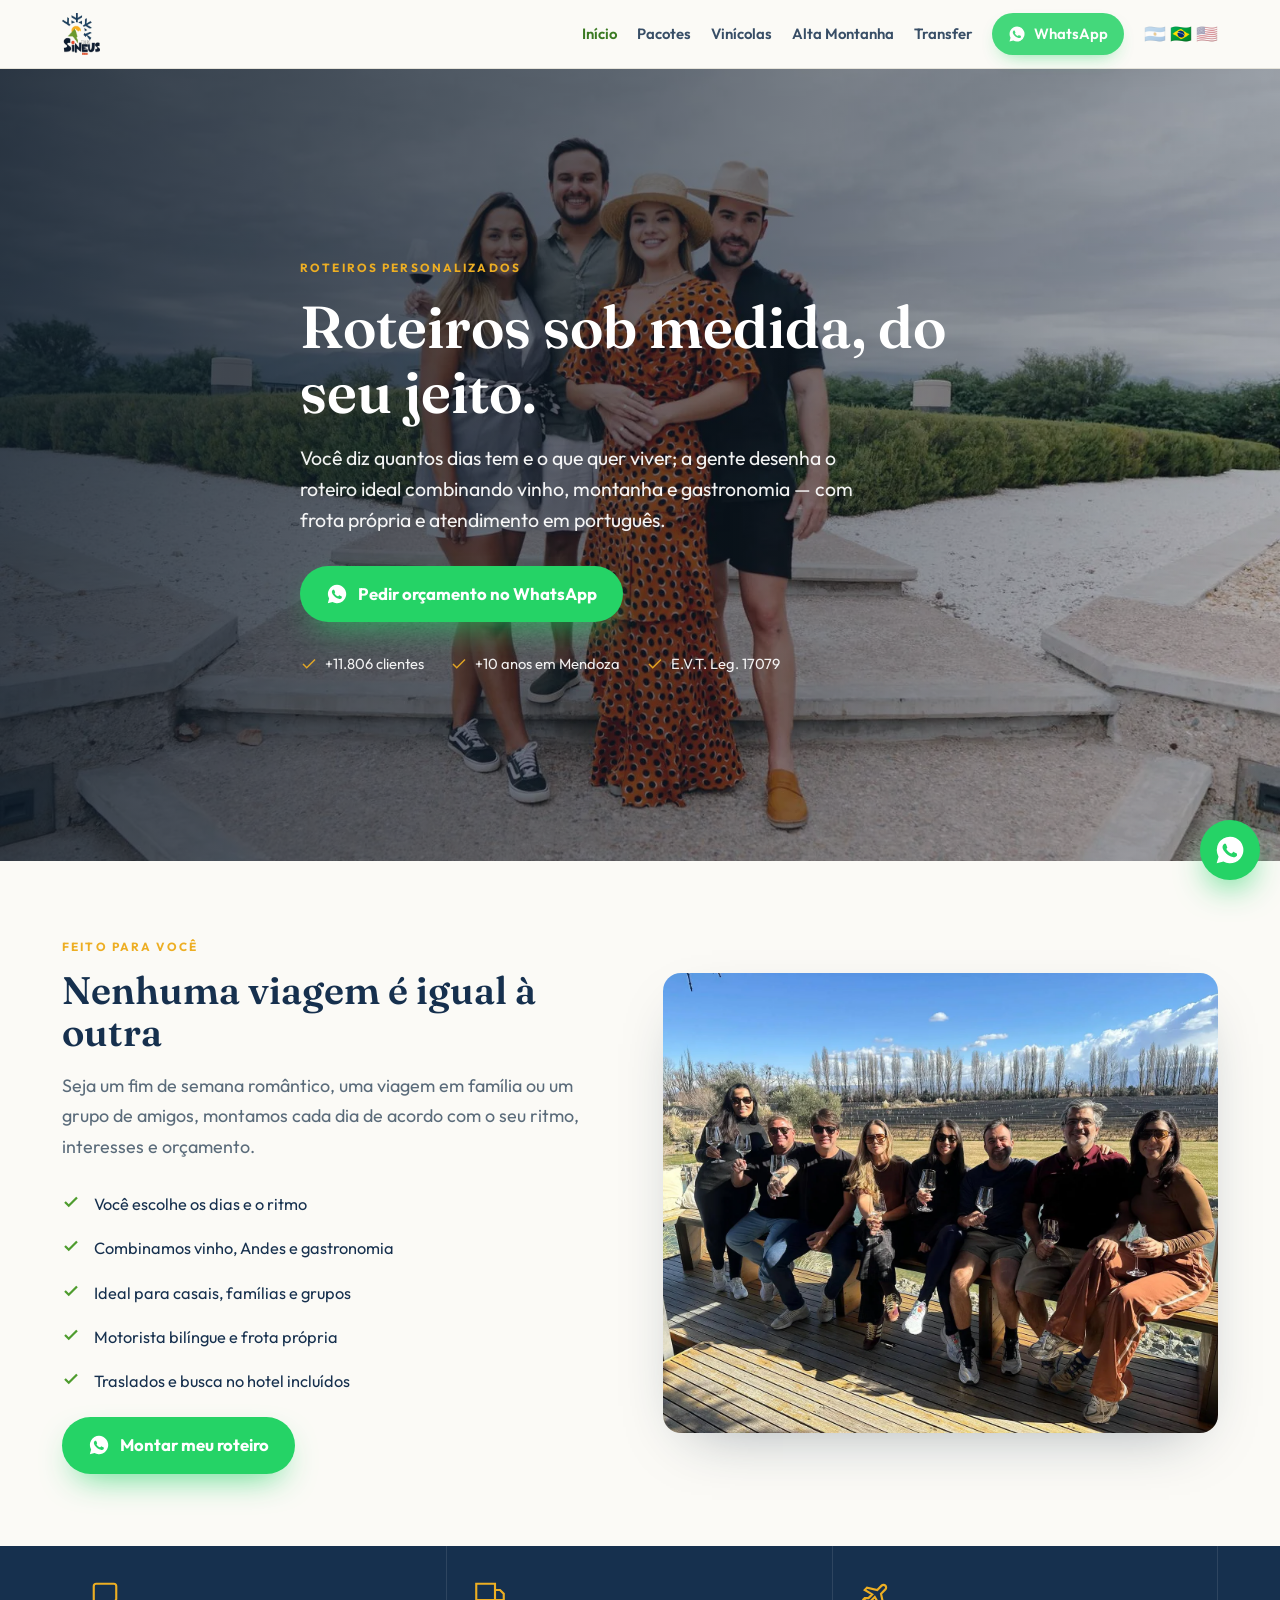
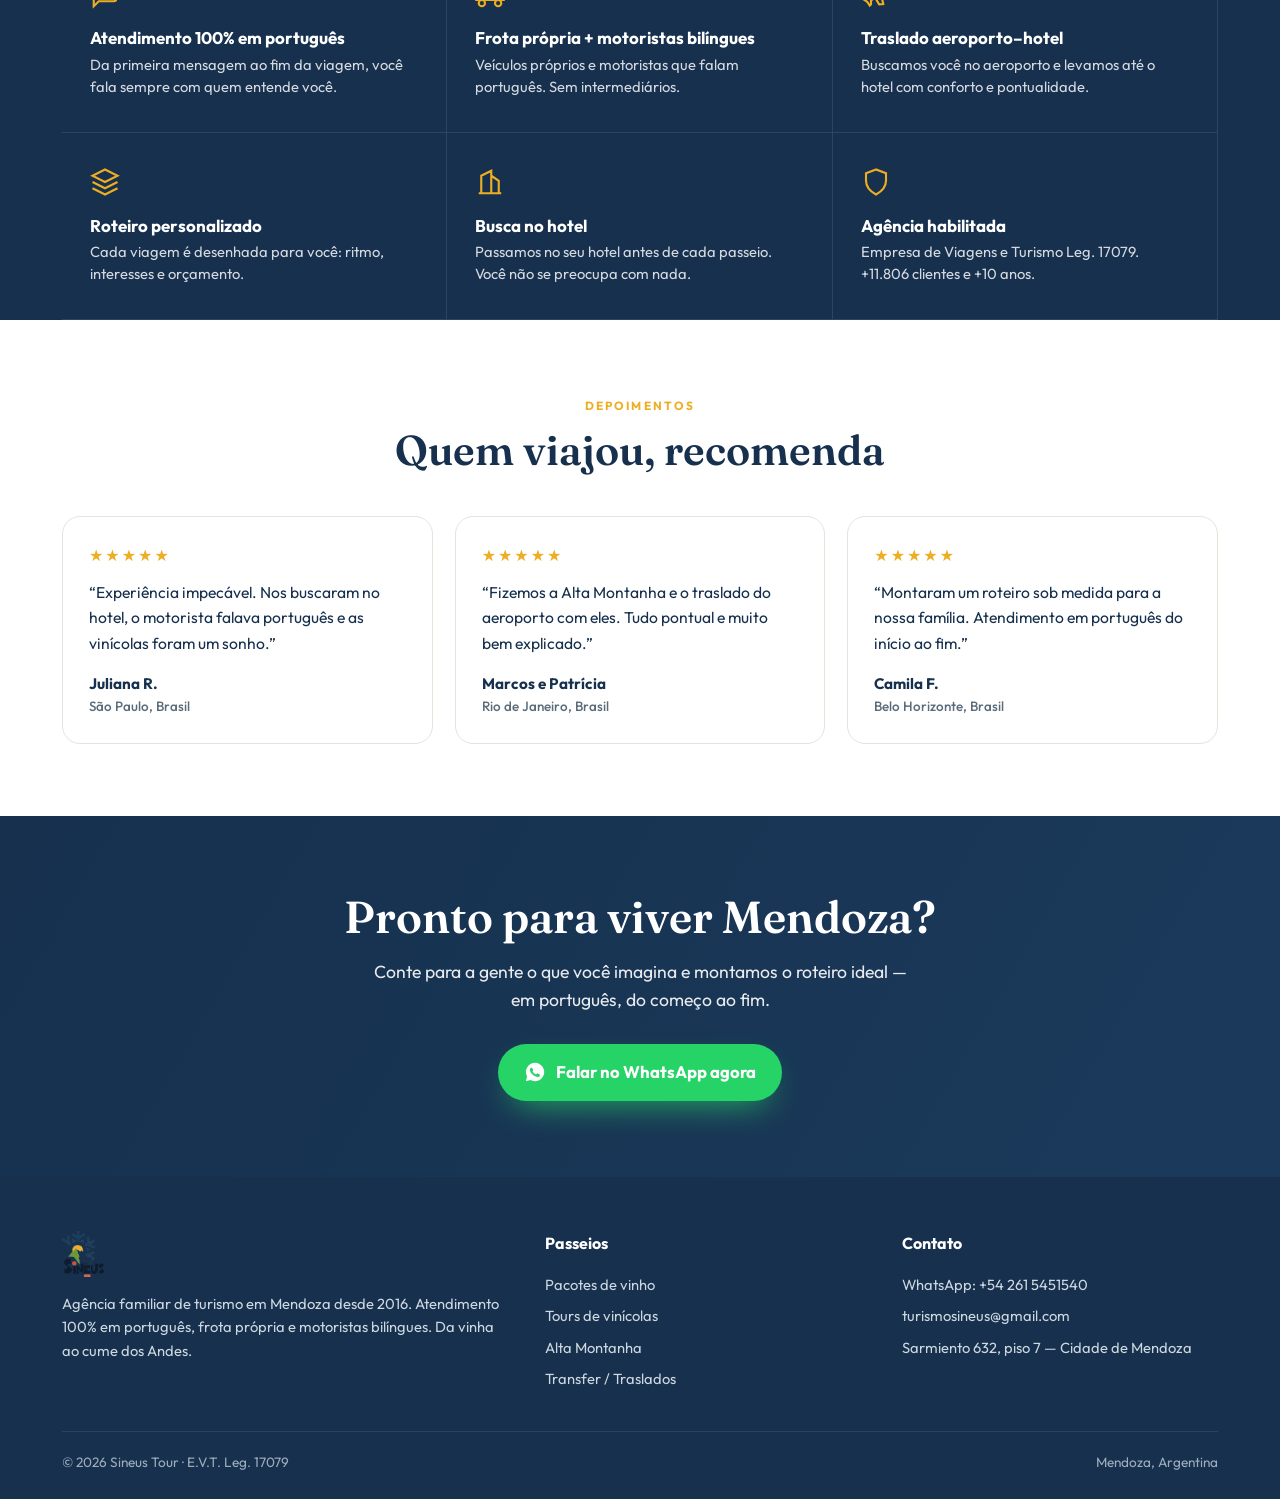
<file: pt/roteiros/index.html>
<!doctype html>
<html lang="pt-BR">
<head>
<!-- Google Tag Manager -->
<script>(function(w,d,s,l,i){w[l]=w[l]||[];w[l].push({'gtm.start':
new Date().getTime(),event:'gtm.js'});var f=d.getElementsByTagName(s)[0],
j=d.createElement(s),dl=l!='dataLayer'?'&l='+l:'';j.async=true;j.src=
'https://www.googletagmanager.com/gtm.js?id='+i+dl;f.parentNode.insertBefore(j,f);
})(window,document,'script','dataLayer','GTM-TDWXLM6');</script>
<!-- End Google Tag Manager -->
<meta charset="utf-8">
<meta name="viewport" content="width=device-width, initial-scale=1">
<title>Roteiros personalizados em Mendoza em português | Sineus Tour</title>
<meta name="description" content="Roteiros sob medida em Mendoza combinando vinícolas, Alta Montanha e gastronomia. Frota própria, motoristas bilíngues e atendimento 100% em português.">
<meta property="og:title" content="Roteiros personalizados em Mendoza em português | Sineus Tour">
<meta property="og:description" content="Roteiros sob medida em Mendoza combinando vinícolas, Alta Montanha e gastronomia. Frota própria, motoristas bilíngues e atendimento 100% em português.">
<meta property="og:type" content="website">
<link rel="icon" href="/img/1c6985d9b5ee.webp">
<link rel="preconnect" href="https://fonts.googleapis.com">
<link rel="preconnect" href="https://fonts.gstatic.com" crossorigin>
<link href="https://fonts.googleapis.com/css2?family=Fraunces:opsz,wght@9..144,400;9..144,500;9..144,600&family=Outfit:wght@400;500;600;700&display=swap" rel="stylesheet">
<link rel="stylesheet" href="/assets/landing.css">
<!-- Meta Pixel Code -->
<script>
!function(f,b,e,v,n,t,s){if(f.fbq)return;n=f.fbq=function(){n.callMethod?
n.callMethod.apply(n,arguments):n.queue.push(arguments)};if(!f._fbq)f._fbq=n;
n.push=n;n.loaded=!0;n.version='2.0';n.queue=[];t=b.createElement(e);t.async=!0;
t.src=v;s=b.getElementsByTagName(e)[0];s.parentNode.insertBefore(t,s)}(window,
document,'script','https://connect.facebook.net/en_US/fbevents.js');
fbq('init','2566427130490494');fbq('track','PageView');
</script>
<noscript><img height="1" width="1" style="display:none"
src="https://www.facebook.com/tr?id=2566427130490494&ev=PageView&noscript=1"/></noscript>
<!-- End Meta Pixel Code -->
</head>
<body>
<!-- Google Tag Manager (noscript) -->
<noscript><iframe src="https://www.googletagmanager.com/ns.html?id=GTM-TDWXLM6"
height="0" width="0" style="display:none;visibility:hidden"></iframe></noscript>
<!-- End Google Tag Manager (noscript) -->
<header class="lh"><div class="wrap lh-in">
  <a class="lh-brand" href="/pt/"><img src="/img/1c6985d9b5ee.webp" alt="Sineus Tour"></a>
  <button class="lh-burger" onclick="toggleNav()" aria-label="Menu"><svg width="24" height="24" viewBox="0 0 24 24" fill="none" stroke="currentColor" stroke-width="2"><path d="M3 6h18M3 12h18M3 18h18"/></svg></button>
  <nav class="lh-nav" id="ltNav">
    <a class="on" href="/pt/">Início</a><a class="" href="/pt/pacotes">Pacotes</a><a class="" href="/pt/vinicolas">Vinícolas</a><a class="" href="/pt/alta-montanha">Alta Montanha</a><a class="" href="/pt/transfer">Transfer</a>
    <a class="lh-wa" href="https://api.whatsapp.com/send?phone=5492615451540&text=Ol%C3%A1%21%20Vi%20o%20site%20e%20quero%20um%20or%C3%A7amento%20para%20Mendoza." target="_blank" rel="noopener"><svg viewBox="0 0 24 24"><path d="M12 2a10 10 0 0 0-8.6 15l-1.4 5 5.1-1.3A10 10 0 1 0 12 2zm5.3 14.2c-.2.6-1.3 1.2-1.8 1.2-.5.1-1 .2-3.3-.7-2.8-1.1-4.5-3.9-4.7-4.1-.1-.2-1.1-1.4-1.1-2.7s.7-1.9.9-2.2c.2-.2.5-.3.7-.3h.5c.2 0 .4 0 .6.5l.8 2c.1.2.1.4 0 .5l-.4.5c-.1.2-.3.3-.1.6.1.3.7 1.1 1.5 1.8 1 .9 1.8 1.1 2 1.2.3.1.4.1.6-.1l.7-.8c.2-.3.4-.2.6-.1l1.9.9c.2.1.4.2.5.3.1.3.1.7-.1 1z"/></svg> WhatsApp</a>
    <span class="lh-flags"><a href="/" title="Español">🇦🇷</a><a class="on" href="/pt/" title="Português">🇧🇷</a><a href="/" title="English">🇺🇸</a></span>
  </nav>
</div></header>
<section class="lhero">
  <div class="lhero-bg" style="background-image:url('/img/a0b8742de6a1.webp')"></div>
  <div class="wrap"><div class="lhero-in">
    <span class="kicker">Roteiros personalizados</span>
    <h1>Roteiros sob medida, do seu jeito.</h1>
    <p class="sub">Você diz quantos dias tem e o que quer viver; a gente desenha o roteiro ideal combinando vinho, montanha e gastronomia — com frota própria e atendimento em português.</p>
    <div class="cta-row">
      <a class="btn-wa" href="https://api.whatsapp.com/send?phone=5492615451540&text=Ol%C3%A1%21%20Quero%20um%20roteiro%20personalizado%20para%20Mendoza." target="_blank" rel="noopener"><svg viewBox="0 0 24 24"><path d="M12 2a10 10 0 0 0-8.6 15l-1.4 5 5.1-1.3A10 10 0 1 0 12 2zm5.3 14.2c-.2.6-1.3 1.2-1.8 1.2-.5.1-1 .2-3.3-.7-2.8-1.1-4.5-3.9-4.7-4.1-.1-.2-1.1-1.4-1.1-2.7s.7-1.9.9-2.2c.2-.2.5-.3.7-.3h.5c.2 0 .4 0 .6.5l.8 2c.1.2.1.4 0 .5l-.4.5c-.1.2-.3.3-.1.6.1.3.7 1.1 1.5 1.8 1 .9 1.8 1.1 2 1.2.3.1.4.1.6-.1l.7-.8c.2-.3.4-.2.6-.1l1.9.9c.2.1.4.2.5.3.1.3.1.7-.1 1z"/></svg> Pedir orçamento no WhatsApp</a>
      
    </div>
    <div class="hero-trust">
      <span><svg viewBox="0 0 24 24"><path d="M20 6 9 17l-5-5"/></svg> +11.806 clientes</span>
      <span><svg viewBox="0 0 24 24"><path d="M20 6 9 17l-5-5"/></svg> +10 anos em Mendoza</span>
      <span><svg viewBox="0 0 24 24"><path d="M20 6 9 17l-5-5"/></svg> E.V.T. Leg. 17079</span>
    </div>
  </div></div>
</section>
<section class="band"><div class="wrap">
  <div class="split">
    <div><span class="kicker">Feito para você</span>
      <h2 style="font-size:clamp(1.6rem,3.4vw,2.4rem);font-weight:600;color:var(--ink);margin-top:10px">Nenhuma viagem é igual à outra</h2>
      <p class="lead">Seja um fim de semana romântico, uma viagem em família ou um grupo de amigos, montamos cada dia de acordo com o seu ritmo, interesses e orçamento.</p>
      <ul class="check-list">
        <li>Você escolhe os dias e o ritmo</li>
        <li>Combinamos vinho, Andes e gastronomia</li>
        <li>Ideal para casais, famílias e grupos</li>
        <li>Motorista bilíngue e frota própria</li>
        <li>Traslados e busca no hotel incluídos</li>
      </ul>
      <a class="btn-wa" href="https://api.whatsapp.com/send?phone=5492615451540&text=Ol%C3%A1%21%20Quero%20um%20roteiro%20personalizado%20para%20Mendoza." target="_blank" rel="noopener" style="margin-top:14px"><svg viewBox="0 0 24 24"><path d="M12 2a10 10 0 0 0-8.6 15l-1.4 5 5.1-1.3A10 10 0 1 0 12 2zm5.3 14.2c-.2.6-1.3 1.2-1.8 1.2-.5.1-1 .2-3.3-.7-2.8-1.1-4.5-3.9-4.7-4.1-.1-.2-1.1-1.4-1.1-2.7s.7-1.9.9-2.2c.2-.2.5-.3.7-.3h.5c.2 0 .4 0 .6.5l.8 2c.1.2.1.4 0 .5l-.4.5c-.1.2-.3.3-.1.6.1.3.7 1.1 1.5 1.8 1 .9 1.8 1.1 2 1.2.3.1.4.1.6-.1l.7-.8c.2-.3.4-.2.6-.1l1.9.9c.2.1.4.2.5.3.1.3.1.7-.1 1z"/></svg> Montar meu roteiro</a>
    </div>
    <img class="split-img" src="/img/98d5e7f3e589.webp" alt="Grupo em Mendoza">
  </div>
</div></section><section class="feat"><div class="wrap"><div class="feat-grid"><div class="feat-item"><svg viewBox="0 0 24 24"><path d="M21 15a2 2 0 0 1-2 2H7l-4 4V5a2 2 0 0 1 2-2h14a2 2 0 0 1 2 2z"/></svg><h3>Atendimento 100% em português</h3><p>Da primeira mensagem ao fim da viagem, você fala sempre com quem entende você.</p></div><div class="feat-item"><svg viewBox="0 0 24 24"><path d="M1 3h15v13H1zM16 8h4l3 3v5h-7"/><circle cx="5.5" cy="18.5" r="2.5"/><circle cx="18.5" cy="18.5" r="2.5"/></svg><h3>Frota própria + motoristas bilíngues</h3><p>Veículos próprios e motoristas que falam português. Sem intermediários.</p></div><div class="feat-item"><svg viewBox="0 0 24 24"><path d="M17.8 19.2 16 11l3.5-3.5a2.1 2.1 0 1 0-3-3L13 8 4.8 6.2 3 8l6 3.5-3 3H3l-1 1 3 2 2 3 1-1v-3l3-3 3.5 6z"/></svg><h3>Traslado aeroporto–hotel</h3><p>Buscamos você no aeroporto e levamos até o hotel com conforto e pontualidade.</p></div><div class="feat-item"><svg viewBox="0 0 24 24"><path d="M12 2 2 7l10 5 10-5zM2 17l10 5 10-5M2 12l10 5 10-5"/></svg><h3>Roteiro personalizado</h3><p>Cada viagem é desenhada para você: ritmo, interesses e orçamento.</p></div><div class="feat-item"><svg viewBox="0 0 24 24"><path d="M3 21h18M5 21V7l8-4v18M19 21V11l-6-4"/></svg><h3>Busca no hotel</h3><p>Passamos no seu hotel antes de cada passeio. Você não se preocupa com nada.</p></div><div class="feat-item"><svg viewBox="0 0 24 24"><path d="M12 2 4 5v6c0 5 3.4 8.5 8 11 4.6-2.5 8-6 8-11V5z"/></svg><h3>Agência habilitada</h3><p>Empresa de Viagens e Turismo Leg. 17079. +11.806 clientes e +10 anos.</p></div></div></div></section><section class="band alt"><div class="wrap">
  <div class="sec-head"><span class="kicker">Depoimentos</span><h2>Quem viajou, recomenda</h2></div>
  <div class="revs"><div class="rev"><div class="stars">★★★★★</div><p>“Experiência impecável. Nos buscaram no hotel, o motorista falava português e as vinícolas foram um sonho.”</p><div class="who">Juliana R.<span>São Paulo, Brasil</span></div></div><div class="rev"><div class="stars">★★★★★</div><p>“Fizemos a Alta Montanha e o traslado do aeroporto com eles. Tudo pontual e muito bem explicado.”</p><div class="who">Marcos e Patrícia<span>Rio de Janeiro, Brasil</span></div></div><div class="rev"><div class="stars">★★★★★</div><p>“Montaram um roteiro sob medida para a nossa família. Atendimento em português do início ao fim.”</p><div class="who">Camila F.<span>Belo Horizonte, Brasil</span></div></div></div></div></section><section class="cta-final"><div class="wrap">
  <h2>Pronto para viver Mendoza?</h2>
  <p>Conte para a gente o que você imagina e montamos o roteiro ideal — em português, do começo ao fim.</p>
  <a class="btn-wa" href="https://api.whatsapp.com/send?phone=5492615451540&text=Ol%C3%A1%21%20Quero%20um%20roteiro%20personalizado%20para%20Mendoza." target="_blank" rel="noopener"><svg viewBox="0 0 24 24"><path d="M12 2a10 10 0 0 0-8.6 15l-1.4 5 5.1-1.3A10 10 0 1 0 12 2zm5.3 14.2c-.2.6-1.3 1.2-1.8 1.2-.5.1-1 .2-3.3-.7-2.8-1.1-4.5-3.9-4.7-4.1-.1-.2-1.1-1.4-1.1-2.7s.7-1.9.9-2.2c.2-.2.5-.3.7-.3h.5c.2 0 .4 0 .6.5l.8 2c.1.2.1.4 0 .5l-.4.5c-.1.2-.3.3-.1.6.1.3.7 1.1 1.5 1.8 1 .9 1.8 1.1 2 1.2.3.1.4.1.6-.1l.7-.8c.2-.3.4-.2.6-.1l1.9.9c.2.1.4.2.5.3.1.3.1.7-.1 1z"/></svg> Falar no WhatsApp agora</a>
</div></section>
<footer class="lf"><div class="wrap">
  <div class="lf-grid">
    <div class="lf-brand">
      <img src="/img/1c6985d9b5ee.webp" alt="Sineus Tour">
      <p>Agência familiar de turismo em Mendoza desde 2016. Atendimento 100% em português, frota própria e motoristas bilíngues. Da vinha ao cume dos Andes.</p>
    </div>
    <div>
      <h4>Passeios</h4>
      <a href="/pt/pacotes">Pacotes de vinho</a>
      <a href="/pt/vinicolas">Tours de vinícolas</a>
      <a href="/pt/alta-montanha">Alta Montanha</a>
      <a href="/pt/transfer">Transfer / Traslados</a>
    </div>
    <div>
      <h4>Contato</h4>
      <a href="https://api.whatsapp.com/send?phone=5492615451540&text=Ol%C3%A1%21%20Vi%20o%20site%20e%20quero%20um%20or%C3%A7amento%20para%20Mendoza." target="_blank" rel="noopener">WhatsApp: +54 261 5451540</a>
      <a href="mailto:turismosineus@gmail.com">turismosineus@gmail.com</a>
      <a>Sarmiento 632, piso 7 — Cidade de Mendoza</a>
    </div>
  </div>
  <div class="lf-bottom"><span>© 2026 Sineus Tour · E.V.T. Leg. 17079</span><span>Mendoza, Argentina</span></div>
</div></footer>
<a class="wa-float" href="https://api.whatsapp.com/send?phone=5492615451540&text=Ol%C3%A1%21%20Vi%20o%20site%20e%20quero%20um%20or%C3%A7amento%20para%20Mendoza." target="_blank" rel="noopener" aria-label="WhatsApp"><svg viewBox="0 0 24 24"><path d="M12 2a10 10 0 0 0-8.6 15l-1.4 5 5.1-1.3A10 10 0 1 0 12 2zm5.3 14.2c-.2.6-1.3 1.2-1.8 1.2-.5.1-1 .2-3.3-.7-2.8-1.1-4.5-3.9-4.7-4.1-.1-.2-1.1-1.4-1.1-2.7s.7-1.9.9-2.2c.2-.2.5-.3.7-.3h.5c.2 0 .4 0 .6.5l.8 2c.1.2.1.4 0 .5l-.4.5c-.1.2-.3.3-.1.6.1.3.7 1.1 1.5 1.8 1 .9 1.8 1.1 2 1.2.3.1.4.1.6-.1l.7-.8c.2-.3.4-.2.6-.1l1.9.9c.2.1.4.2.5.3.1.3.1.7-.1 1z"/></svg></a>
<script src="/assets/landing.js"></script>
</body>
</html>
</file>
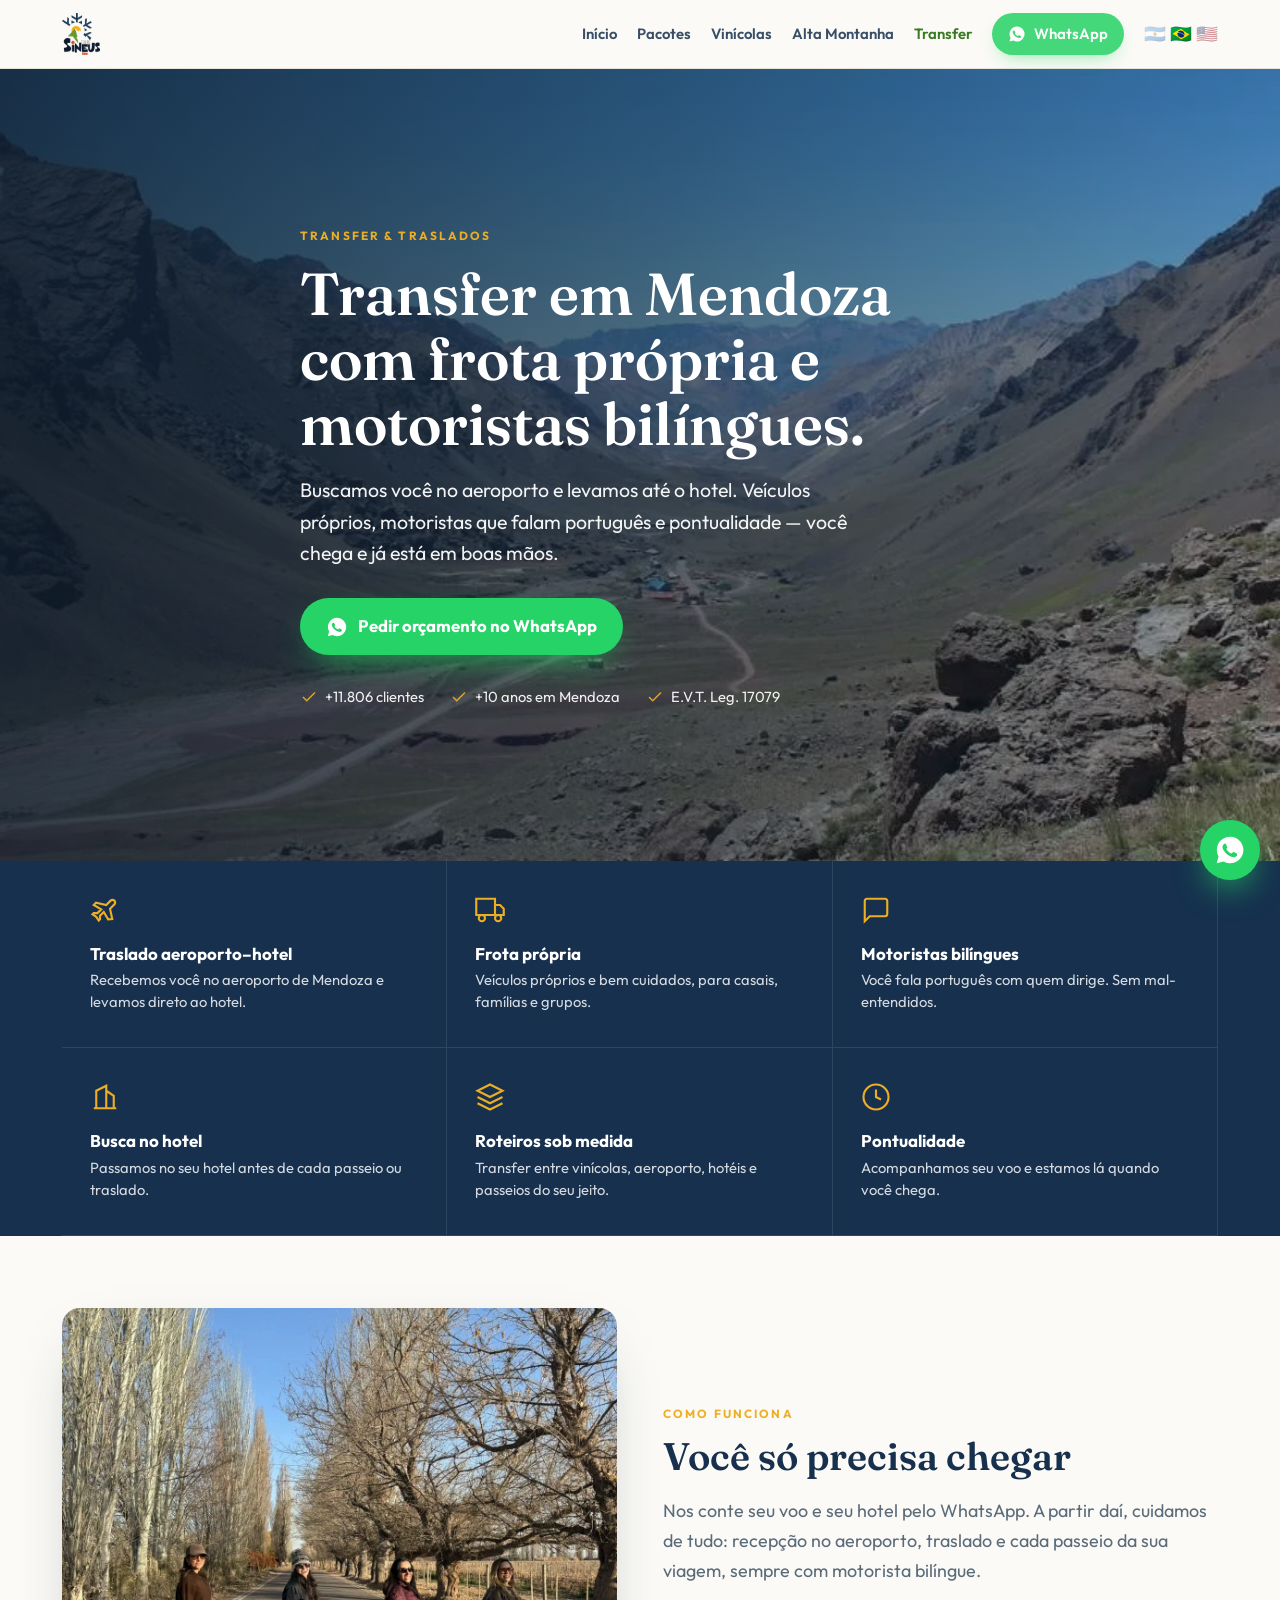
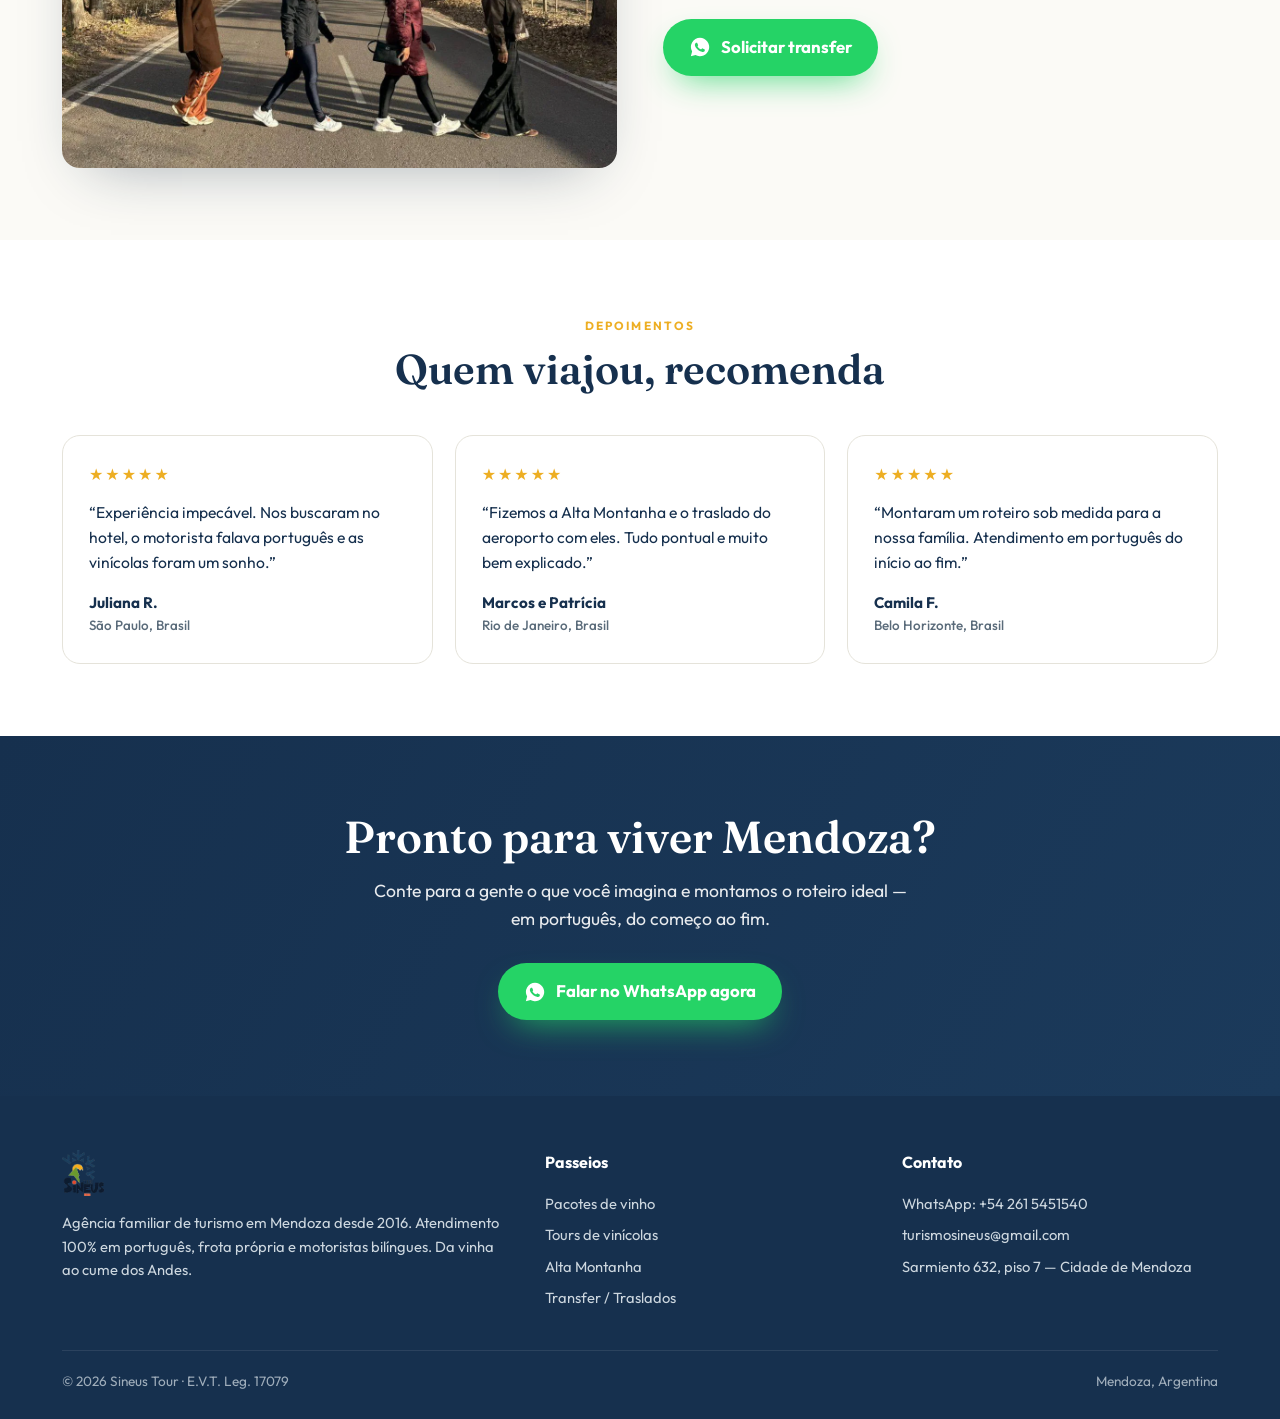
<file: pt/transfer/index.html>
<!doctype html>
<html lang="pt-BR">
<head>
<!-- Google Tag Manager -->
<script>(function(w,d,s,l,i){w[l]=w[l]||[];w[l].push({'gtm.start':
new Date().getTime(),event:'gtm.js'});var f=d.getElementsByTagName(s)[0],
j=d.createElement(s),dl=l!='dataLayer'?'&l='+l:'';j.async=true;j.src=
'https://www.googletagmanager.com/gtm.js?id='+i+dl;f.parentNode.insertBefore(j,f);
})(window,document,'script','dataLayer','GTM-TDWXLM6');</script>
<!-- End Google Tag Manager -->
<meta charset="utf-8">
<meta name="viewport" content="width=device-width, initial-scale=1">
<title>Transfer e traslados em Mendoza em português | Sineus Tour</title>
<meta name="description" content="Transfer aeroporto–hotel em Mendoza com frota própria, motoristas bilíngues e busca no hotel. Atendimento 100% em português. Solicite pelo WhatsApp.">
<meta property="og:title" content="Transfer e traslados em Mendoza em português | Sineus Tour">
<meta property="og:description" content="Transfer aeroporto–hotel em Mendoza com frota própria, motoristas bilíngues e busca no hotel. Atendimento 100% em português. Solicite pelo WhatsApp.">
<meta property="og:type" content="website">
<link rel="icon" href="/img/1c6985d9b5ee.webp">
<link rel="preconnect" href="https://fonts.googleapis.com">
<link rel="preconnect" href="https://fonts.gstatic.com" crossorigin>
<link href="https://fonts.googleapis.com/css2?family=Fraunces:opsz,wght@9..144,400;9..144,500;9..144,600&family=Outfit:wght@400;500;600;700&display=swap" rel="stylesheet">
<link rel="stylesheet" href="/assets/landing.css">
<!-- Meta Pixel Code -->
<script>
!function(f,b,e,v,n,t,s){if(f.fbq)return;n=f.fbq=function(){n.callMethod?
n.callMethod.apply(n,arguments):n.queue.push(arguments)};if(!f._fbq)f._fbq=n;
n.push=n;n.loaded=!0;n.version='2.0';n.queue=[];t=b.createElement(e);t.async=!0;
t.src=v;s=b.getElementsByTagName(e)[0];s.parentNode.insertBefore(t,s)}(window,
document,'script','https://connect.facebook.net/en_US/fbevents.js');
fbq('init','2566427130490494');fbq('track','PageView');
</script>
<noscript><img height="1" width="1" style="display:none"
src="https://www.facebook.com/tr?id=2566427130490494&ev=PageView&noscript=1"/></noscript>
<!-- End Meta Pixel Code -->
</head>
<body>
<!-- Google Tag Manager (noscript) -->
<noscript><iframe src="https://www.googletagmanager.com/ns.html?id=GTM-TDWXLM6"
height="0" width="0" style="display:none;visibility:hidden"></iframe></noscript>
<!-- End Google Tag Manager (noscript) -->
<header class="lh"><div class="wrap lh-in">
  <a class="lh-brand" href="/pt/"><img src="/img/1c6985d9b5ee.webp" alt="Sineus Tour"></a>
  <button class="lh-burger" onclick="toggleNav()" aria-label="Menu"><svg width="24" height="24" viewBox="0 0 24 24" fill="none" stroke="currentColor" stroke-width="2"><path d="M3 6h18M3 12h18M3 18h18"/></svg></button>
  <nav class="lh-nav" id="ltNav">
    <a class="" href="/pt/">Início</a><a class="" href="/pt/pacotes">Pacotes</a><a class="" href="/pt/vinicolas">Vinícolas</a><a class="" href="/pt/alta-montanha">Alta Montanha</a><a class="on" href="/pt/transfer">Transfer</a>
    <a class="lh-wa" href="https://api.whatsapp.com/send?phone=5492615451540&text=Ol%C3%A1%21%20Vi%20o%20site%20e%20quero%20um%20or%C3%A7amento%20para%20Mendoza." target="_blank" rel="noopener"><svg viewBox="0 0 24 24"><path d="M12 2a10 10 0 0 0-8.6 15l-1.4 5 5.1-1.3A10 10 0 1 0 12 2zm5.3 14.2c-.2.6-1.3 1.2-1.8 1.2-.5.1-1 .2-3.3-.7-2.8-1.1-4.5-3.9-4.7-4.1-.1-.2-1.1-1.4-1.1-2.7s.7-1.9.9-2.2c.2-.2.5-.3.7-.3h.5c.2 0 .4 0 .6.5l.8 2c.1.2.1.4 0 .5l-.4.5c-.1.2-.3.3-.1.6.1.3.7 1.1 1.5 1.8 1 .9 1.8 1.1 2 1.2.3.1.4.1.6-.1l.7-.8c.2-.3.4-.2.6-.1l1.9.9c.2.1.4.2.5.3.1.3.1.7-.1 1z"/></svg> WhatsApp</a>
    <span class="lh-flags"><a href="/" title="Español">🇦🇷</a><a class="on" href="/pt/" title="Português">🇧🇷</a><a href="/" title="English">🇺🇸</a></span>
  </nav>
</div></header>
<section class="lhero">
  <div class="lhero-bg" style="background-image:url('/img/ea4b7c7747fd.webp')"></div>
  <div class="wrap"><div class="lhero-in">
    <span class="kicker">Transfer & Traslados</span>
    <h1>Transfer em Mendoza com frota própria e motoristas bilíngues.</h1>
    <p class="sub">Buscamos você no aeroporto e levamos até o hotel. Veículos próprios, motoristas que falam português e pontualidade — você chega e já está em boas mãos.</p>
    <div class="cta-row">
      <a class="btn-wa" href="https://api.whatsapp.com/send?phone=5492615451540&text=Ol%C3%A1%21%20Preciso%20de%20transfer%20/%20traslado%20em%20Mendoza." target="_blank" rel="noopener"><svg viewBox="0 0 24 24"><path d="M12 2a10 10 0 0 0-8.6 15l-1.4 5 5.1-1.3A10 10 0 1 0 12 2zm5.3 14.2c-.2.6-1.3 1.2-1.8 1.2-.5.1-1 .2-3.3-.7-2.8-1.1-4.5-3.9-4.7-4.1-.1-.2-1.1-1.4-1.1-2.7s.7-1.9.9-2.2c.2-.2.5-.3.7-.3h.5c.2 0 .4 0 .6.5l.8 2c.1.2.1.4 0 .5l-.4.5c-.1.2-.3.3-.1.6.1.3.7 1.1 1.5 1.8 1 .9 1.8 1.1 2 1.2.3.1.4.1.6-.1l.7-.8c.2-.3.4-.2.6-.1l1.9.9c.2.1.4.2.5.3.1.3.1.7-.1 1z"/></svg> Pedir orçamento no WhatsApp</a>
      
    </div>
    <div class="hero-trust">
      <span><svg viewBox="0 0 24 24"><path d="M20 6 9 17l-5-5"/></svg> +11.806 clientes</span>
      <span><svg viewBox="0 0 24 24"><path d="M20 6 9 17l-5-5"/></svg> +10 anos em Mendoza</span>
      <span><svg viewBox="0 0 24 24"><path d="M20 6 9 17l-5-5"/></svg> E.V.T. Leg. 17079</span>
    </div>
  </div></div>
</section><section class="feat"><div class="wrap"><div class="feat-grid"><div class="feat-item"><svg viewBox="0 0 24 24"><path d="M17.8 19.2 16 11l3.5-3.5a2.1 2.1 0 1 0-3-3L13 8 4.8 6.2 3 8l6 3.5-3 3H3l-1 1 3 2 2 3 1-1v-3l3-3 3.5 6z"/></svg><h3>Traslado aeroporto–hotel</h3><p>Recebemos você no aeroporto de Mendoza e levamos direto ao hotel.</p></div><div class="feat-item"><svg viewBox="0 0 24 24"><path d="M1 3h15v13H1zM16 8h4l3 3v5h-7"/><circle cx="5.5" cy="18.5" r="2.5"/><circle cx="18.5" cy="18.5" r="2.5"/></svg><h3>Frota própria</h3><p>Veículos próprios e bem cuidados, para casais, famílias e grupos.</p></div><div class="feat-item"><svg viewBox="0 0 24 24"><path d="M21 15a2 2 0 0 1-2 2H7l-4 4V5a2 2 0 0 1 2-2h14a2 2 0 0 1 2 2z"/></svg><h3>Motoristas bilíngues</h3><p>Você fala português com quem dirige. Sem mal-entendidos.</p></div><div class="feat-item"><svg viewBox="0 0 24 24"><path d="M3 21h18M5 21V7l8-4v18M19 21V11l-6-4"/></svg><h3>Busca no hotel</h3><p>Passamos no seu hotel antes de cada passeio ou traslado.</p></div><div class="feat-item"><svg viewBox="0 0 24 24"><path d="M12 2 2 7l10 5 10-5zM2 17l10 5 10-5M2 12l10 5 10-5"/></svg><h3>Roteiros sob medida</h3><p>Transfer entre vinícolas, aeroporto, hotéis e passeios do seu jeito.</p></div><div class="feat-item"><svg viewBox="0 0 24 24"><path d="M12 6v6l4 2"/><circle cx="12" cy="12" r="10"/></svg><h3>Pontualidade</h3><p>Acompanhamos seu voo e estamos lá quando você chega.</p></div></div></div></section>
<section class="band"><div class="wrap">
  <div class="split">
    <img class="split-img" src="/img/db2b0d7b20cf.webp" alt="Transfer em Mendoza">
    <div><span class="kicker">Como funciona</span>
      <h2 style="font-size:clamp(1.6rem,3.4vw,2.4rem);font-weight:600;color:var(--ink);margin-top:10px">Você só precisa chegar</h2>
      <p class="lead">Nos conte seu voo e seu hotel pelo WhatsApp. A partir daí, cuidamos de tudo: recepção no aeroporto, traslado e cada passeio da sua viagem, sempre com motorista bilíngue.</p>
      <a class="btn-wa" href="https://api.whatsapp.com/send?phone=5492615451540&text=Ol%C3%A1%21%20Preciso%20de%20transfer%20/%20traslado%20em%20Mendoza." target="_blank" rel="noopener" style="margin-top:14px"><svg viewBox="0 0 24 24"><path d="M12 2a10 10 0 0 0-8.6 15l-1.4 5 5.1-1.3A10 10 0 1 0 12 2zm5.3 14.2c-.2.6-1.3 1.2-1.8 1.2-.5.1-1 .2-3.3-.7-2.8-1.1-4.5-3.9-4.7-4.1-.1-.2-1.1-1.4-1.1-2.7s.7-1.9.9-2.2c.2-.2.5-.3.7-.3h.5c.2 0 .4 0 .6.5l.8 2c.1.2.1.4 0 .5l-.4.5c-.1.2-.3.3-.1.6.1.3.7 1.1 1.5 1.8 1 .9 1.8 1.1 2 1.2.3.1.4.1.6-.1l.7-.8c.2-.3.4-.2.6-.1l1.9.9c.2.1.4.2.5.3.1.3.1.7-.1 1z"/></svg> Solicitar transfer</a>
    </div>
  </div>
</div></section><section class="band alt"><div class="wrap">
  <div class="sec-head"><span class="kicker">Depoimentos</span><h2>Quem viajou, recomenda</h2></div>
  <div class="revs"><div class="rev"><div class="stars">★★★★★</div><p>“Experiência impecável. Nos buscaram no hotel, o motorista falava português e as vinícolas foram um sonho.”</p><div class="who">Juliana R.<span>São Paulo, Brasil</span></div></div><div class="rev"><div class="stars">★★★★★</div><p>“Fizemos a Alta Montanha e o traslado do aeroporto com eles. Tudo pontual e muito bem explicado.”</p><div class="who">Marcos e Patrícia<span>Rio de Janeiro, Brasil</span></div></div><div class="rev"><div class="stars">★★★★★</div><p>“Montaram um roteiro sob medida para a nossa família. Atendimento em português do início ao fim.”</p><div class="who">Camila F.<span>Belo Horizonte, Brasil</span></div></div></div></div></section><section class="cta-final"><div class="wrap">
  <h2>Pronto para viver Mendoza?</h2>
  <p>Conte para a gente o que você imagina e montamos o roteiro ideal — em português, do começo ao fim.</p>
  <a class="btn-wa" href="https://api.whatsapp.com/send?phone=5492615451540&text=Ol%C3%A1%21%20Preciso%20de%20transfer%20/%20traslado%20em%20Mendoza." target="_blank" rel="noopener"><svg viewBox="0 0 24 24"><path d="M12 2a10 10 0 0 0-8.6 15l-1.4 5 5.1-1.3A10 10 0 1 0 12 2zm5.3 14.2c-.2.6-1.3 1.2-1.8 1.2-.5.1-1 .2-3.3-.7-2.8-1.1-4.5-3.9-4.7-4.1-.1-.2-1.1-1.4-1.1-2.7s.7-1.9.9-2.2c.2-.2.5-.3.7-.3h.5c.2 0 .4 0 .6.5l.8 2c.1.2.1.4 0 .5l-.4.5c-.1.2-.3.3-.1.6.1.3.7 1.1 1.5 1.8 1 .9 1.8 1.1 2 1.2.3.1.4.1.6-.1l.7-.8c.2-.3.4-.2.6-.1l1.9.9c.2.1.4.2.5.3.1.3.1.7-.1 1z"/></svg> Falar no WhatsApp agora</a>
</div></section>
<footer class="lf"><div class="wrap">
  <div class="lf-grid">
    <div class="lf-brand">
      <img src="/img/1c6985d9b5ee.webp" alt="Sineus Tour">
      <p>Agência familiar de turismo em Mendoza desde 2016. Atendimento 100% em português, frota própria e motoristas bilíngues. Da vinha ao cume dos Andes.</p>
    </div>
    <div>
      <h4>Passeios</h4>
      <a href="/pt/pacotes">Pacotes de vinho</a>
      <a href="/pt/vinicolas">Tours de vinícolas</a>
      <a href="/pt/alta-montanha">Alta Montanha</a>
      <a href="/pt/transfer">Transfer / Traslados</a>
    </div>
    <div>
      <h4>Contato</h4>
      <a href="https://api.whatsapp.com/send?phone=5492615451540&text=Ol%C3%A1%21%20Vi%20o%20site%20e%20quero%20um%20or%C3%A7amento%20para%20Mendoza." target="_blank" rel="noopener">WhatsApp: +54 261 5451540</a>
      <a href="mailto:turismosineus@gmail.com">turismosineus@gmail.com</a>
      <a>Sarmiento 632, piso 7 — Cidade de Mendoza</a>
    </div>
  </div>
  <div class="lf-bottom"><span>© 2026 Sineus Tour · E.V.T. Leg. 17079</span><span>Mendoza, Argentina</span></div>
</div></footer>
<a class="wa-float" href="https://api.whatsapp.com/send?phone=5492615451540&text=Ol%C3%A1%21%20Vi%20o%20site%20e%20quero%20um%20or%C3%A7amento%20para%20Mendoza." target="_blank" rel="noopener" aria-label="WhatsApp"><svg viewBox="0 0 24 24"><path d="M12 2a10 10 0 0 0-8.6 15l-1.4 5 5.1-1.3A10 10 0 1 0 12 2zm5.3 14.2c-.2.6-1.3 1.2-1.8 1.2-.5.1-1 .2-3.3-.7-2.8-1.1-4.5-3.9-4.7-4.1-.1-.2-1.1-1.4-1.1-2.7s.7-1.9.9-2.2c.2-.2.5-.3.7-.3h.5c.2 0 .4 0 .6.5l.8 2c.1.2.1.4 0 .5l-.4.5c-.1.2-.3.3-.1.6.1.3.7 1.1 1.5 1.8 1 .9 1.8 1.1 2 1.2.3.1.4.1.6-.1l.7-.8c.2-.3.4-.2.6-.1l1.9.9c.2.1.4.2.5.3.1.3.1.7-.1 1z"/></svg></a>
<script src="/assets/landing.js"></script>
</body>
</html>
</file>
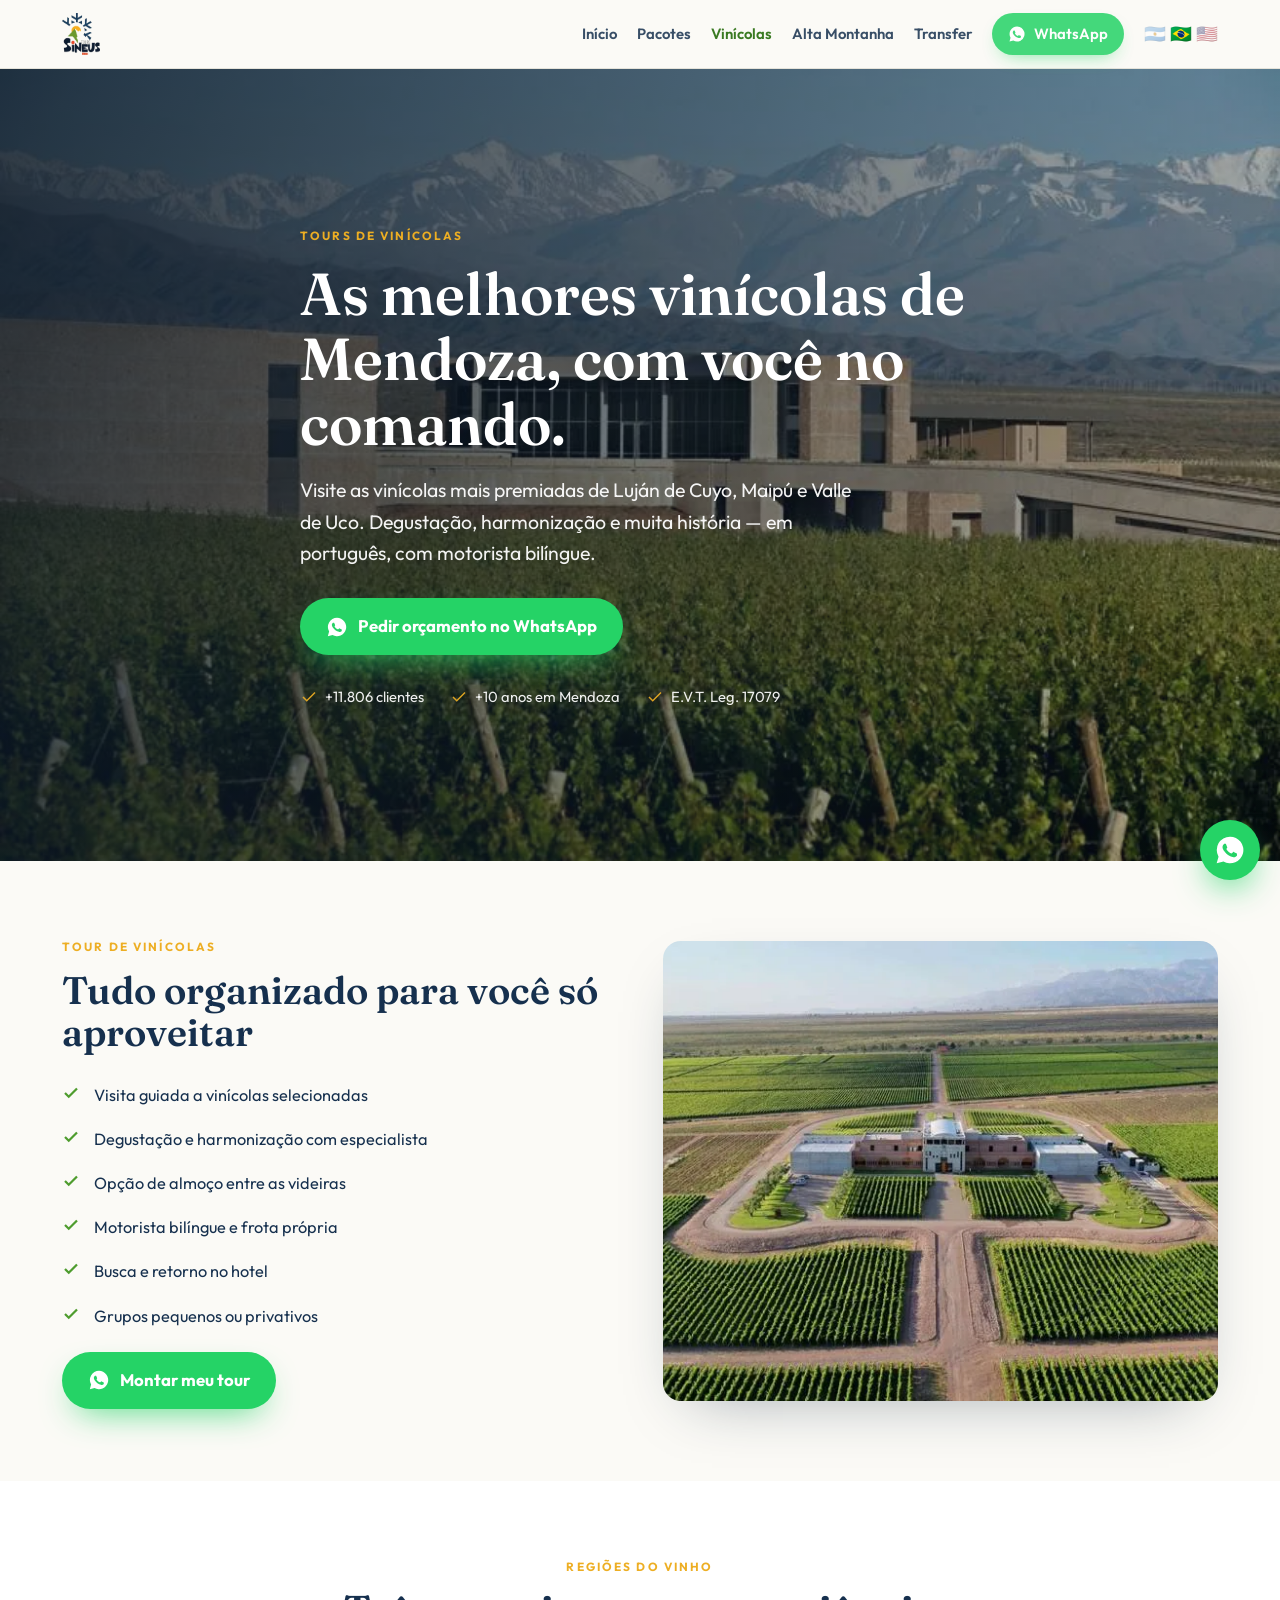
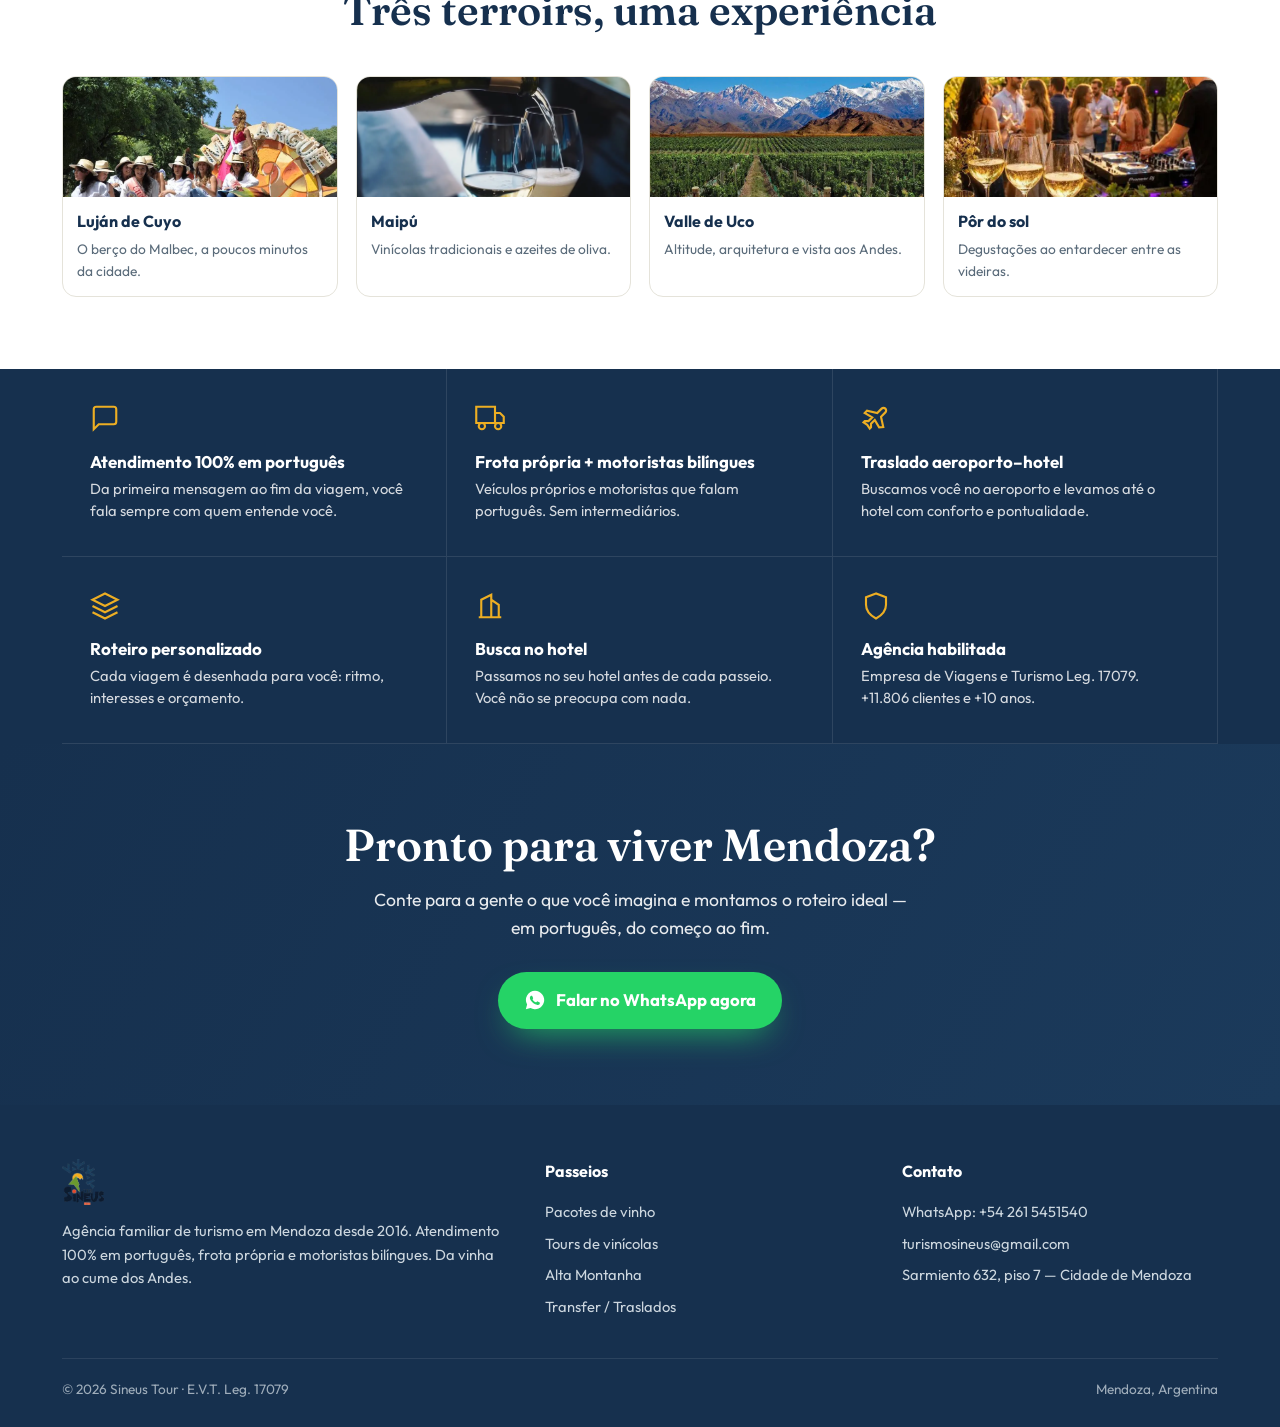
<file: pt/vinicolas/index.html>
<!doctype html>
<html lang="pt-BR">
<head>
<!-- Google Tag Manager -->
<script>(function(w,d,s,l,i){w[l]=w[l]||[];w[l].push({'gtm.start':
new Date().getTime(),event:'gtm.js'});var f=d.getElementsByTagName(s)[0],
j=d.createElement(s),dl=l!='dataLayer'?'&l='+l:'';j.async=true;j.src=
'https://www.googletagmanager.com/gtm.js?id='+i+dl;f.parentNode.insertBefore(j,f);
})(window,document,'script','dataLayer','GTM-TDWXLM6');</script>
<!-- End Google Tag Manager -->
<meta charset="utf-8">
<meta name="viewport" content="width=device-width, initial-scale=1">
<title>Tours de vinícolas em Mendoza em português | Sineus Tour</title>
<meta name="description" content="Tours pelas melhores vinícolas de Mendoza: Luján de Cuyo, Maipú e Valle de Uco. Degustação, harmonização, motoristas bilíngues e busca no hotel. Atendimento em português.">
<meta property="og:title" content="Tours de vinícolas em Mendoza em português | Sineus Tour">
<meta property="og:description" content="Tours pelas melhores vinícolas de Mendoza: Luján de Cuyo, Maipú e Valle de Uco. Degustação, harmonização, motoristas bilíngues e busca no hotel. Atendimento em português.">
<meta property="og:type" content="website">
<link rel="icon" href="/img/1c6985d9b5ee.webp">
<link rel="preconnect" href="https://fonts.googleapis.com">
<link rel="preconnect" href="https://fonts.gstatic.com" crossorigin>
<link href="https://fonts.googleapis.com/css2?family=Fraunces:opsz,wght@9..144,400;9..144,500;9..144,600&family=Outfit:wght@400;500;600;700&display=swap" rel="stylesheet">
<link rel="stylesheet" href="/assets/landing.css">
<!-- Meta Pixel Code -->
<script>
!function(f,b,e,v,n,t,s){if(f.fbq)return;n=f.fbq=function(){n.callMethod?
n.callMethod.apply(n,arguments):n.queue.push(arguments)};if(!f._fbq)f._fbq=n;
n.push=n;n.loaded=!0;n.version='2.0';n.queue=[];t=b.createElement(e);t.async=!0;
t.src=v;s=b.getElementsByTagName(e)[0];s.parentNode.insertBefore(t,s)}(window,
document,'script','https://connect.facebook.net/en_US/fbevents.js');
fbq('init','2566427130490494');fbq('track','PageView');
</script>
<noscript><img height="1" width="1" style="display:none"
src="https://www.facebook.com/tr?id=2566427130490494&ev=PageView&noscript=1"/></noscript>
<!-- End Meta Pixel Code -->
</head>
<body>
<!-- Google Tag Manager (noscript) -->
<noscript><iframe src="https://www.googletagmanager.com/ns.html?id=GTM-TDWXLM6"
height="0" width="0" style="display:none;visibility:hidden"></iframe></noscript>
<!-- End Google Tag Manager (noscript) -->
<header class="lh"><div class="wrap lh-in">
  <a class="lh-brand" href="/pt/"><img src="/img/1c6985d9b5ee.webp" alt="Sineus Tour"></a>
  <button class="lh-burger" onclick="toggleNav()" aria-label="Menu"><svg width="24" height="24" viewBox="0 0 24 24" fill="none" stroke="currentColor" stroke-width="2"><path d="M3 6h18M3 12h18M3 18h18"/></svg></button>
  <nav class="lh-nav" id="ltNav">
    <a class="" href="/pt/">Início</a><a class="" href="/pt/pacotes">Pacotes</a><a class="on" href="/pt/vinicolas">Vinícolas</a><a class="" href="/pt/alta-montanha">Alta Montanha</a><a class="" href="/pt/transfer">Transfer</a>
    <a class="lh-wa" href="https://api.whatsapp.com/send?phone=5492615451540&text=Ol%C3%A1%21%20Vi%20o%20site%20e%20quero%20um%20or%C3%A7amento%20para%20Mendoza." target="_blank" rel="noopener"><svg viewBox="0 0 24 24"><path d="M12 2a10 10 0 0 0-8.6 15l-1.4 5 5.1-1.3A10 10 0 1 0 12 2zm5.3 14.2c-.2.6-1.3 1.2-1.8 1.2-.5.1-1 .2-3.3-.7-2.8-1.1-4.5-3.9-4.7-4.1-.1-.2-1.1-1.4-1.1-2.7s.7-1.9.9-2.2c.2-.2.5-.3.7-.3h.5c.2 0 .4 0 .6.5l.8 2c.1.2.1.4 0 .5l-.4.5c-.1.2-.3.3-.1.6.1.3.7 1.1 1.5 1.8 1 .9 1.8 1.1 2 1.2.3.1.4.1.6-.1l.7-.8c.2-.3.4-.2.6-.1l1.9.9c.2.1.4.2.5.3.1.3.1.7-.1 1z"/></svg> WhatsApp</a>
    <span class="lh-flags"><a href="/" title="Español">🇦🇷</a><a class="on" href="/pt/" title="Português">🇧🇷</a><a href="/" title="English">🇺🇸</a></span>
  </nav>
</div></header>
<section class="lhero">
  <div class="lhero-bg" style="background-image:url('/img/990398dc37c0.webp')"></div>
  <div class="wrap"><div class="lhero-in">
    <span class="kicker">Tours de vinícolas</span>
    <h1>As melhores vinícolas de Mendoza, com você no comando.</h1>
    <p class="sub">Visite as vinícolas mais premiadas de Luján de Cuyo, Maipú e Valle de Uco. Degustação, harmonização e muita história — em português, com motorista bilíngue.</p>
    <div class="cta-row">
      <a class="btn-wa" href="https://api.whatsapp.com/send?phone=5492615451540&text=Ol%C3%A1%21%20Quero%20fazer%20um%20tour%20pelas%20vin%C3%ADcolas%20de%20Mendoza." target="_blank" rel="noopener"><svg viewBox="0 0 24 24"><path d="M12 2a10 10 0 0 0-8.6 15l-1.4 5 5.1-1.3A10 10 0 1 0 12 2zm5.3 14.2c-.2.6-1.3 1.2-1.8 1.2-.5.1-1 .2-3.3-.7-2.8-1.1-4.5-3.9-4.7-4.1-.1-.2-1.1-1.4-1.1-2.7s.7-1.9.9-2.2c.2-.2.5-.3.7-.3h.5c.2 0 .4 0 .6.5l.8 2c.1.2.1.4 0 .5l-.4.5c-.1.2-.3.3-.1.6.1.3.7 1.1 1.5 1.8 1 .9 1.8 1.1 2 1.2.3.1.4.1.6-.1l.7-.8c.2-.3.4-.2.6-.1l1.9.9c.2.1.4.2.5.3.1.3.1.7-.1 1z"/></svg> Pedir orçamento no WhatsApp</a>
      
    </div>
    <div class="hero-trust">
      <span><svg viewBox="0 0 24 24"><path d="M20 6 9 17l-5-5"/></svg> +11.806 clientes</span>
      <span><svg viewBox="0 0 24 24"><path d="M20 6 9 17l-5-5"/></svg> +10 anos em Mendoza</span>
      <span><svg viewBox="0 0 24 24"><path d="M20 6 9 17l-5-5"/></svg> E.V.T. Leg. 17079</span>
    </div>
  </div></div>
</section>
<section class="band"><div class="wrap">
  <div class="split">
    <div><span class="kicker">Tour de vinícolas</span>
      <h2 style="font-size:clamp(1.6rem,3.4vw,2.4rem);font-weight:600;color:var(--ink);margin-top:10px">Tudo organizado para você só aproveitar</h2>
      <ul class="check-list">
        <li>Visita guiada a vinícolas selecionadas</li>
        <li>Degustação e harmonização com especialista</li>
        <li>Opção de almoço entre as videiras</li>
        <li>Motorista bilíngue e frota própria</li>
        <li>Busca e retorno no hotel</li>
        <li>Grupos pequenos ou privativos</li>
      </ul>
      <a class="btn-wa" href="https://api.whatsapp.com/send?phone=5492615451540&text=Ol%C3%A1%21%20Quero%20fazer%20um%20tour%20pelas%20vin%C3%ADcolas%20de%20Mendoza." target="_blank" rel="noopener" style="margin-top:14px"><svg viewBox="0 0 24 24"><path d="M12 2a10 10 0 0 0-8.6 15l-1.4 5 5.1-1.3A10 10 0 1 0 12 2zm5.3 14.2c-.2.6-1.3 1.2-1.8 1.2-.5.1-1 .2-3.3-.7-2.8-1.1-4.5-3.9-4.7-4.1-.1-.2-1.1-1.4-1.1-2.7s.7-1.9.9-2.2c.2-.2.5-.3.7-.3h.5c.2 0 .4 0 .6.5l.8 2c.1.2.1.4 0 .5l-.4.5c-.1.2-.3.3-.1.6.1.3.7 1.1 1.5 1.8 1 .9 1.8 1.1 2 1.2.3.1.4.1.6-.1l.7-.8c.2-.3.4-.2.6-.1l1.9.9c.2.1.4.2.5.3.1.3.1.7-.1 1z"/></svg> Montar meu tour</a>
    </div>
    <img class="split-img" src="/img/6910ef113064.webp" alt="Vinhedos de Mendoza">
  </div>
</div></section>
<section class="band alt"><div class="wrap">
  <div class="sec-head"><span class="kicker">Regiões do vinho</span><h2>Três terroirs, uma experiência</h2></div>
  <div class="stops">
    <div class="stop"><div class="si" style="background-image:url('/img/84ce4900b399.webp')"></div><b>Luján de Cuyo</b><span>O berço do Malbec, a poucos minutos da cidade.</span></div>
    <div class="stop"><div class="si" style="background-image:url('/img/80d42d7d35ca.webp')"></div><b>Maipú</b><span>Vinícolas tradicionais e azeites de oliva.</span></div>
    <div class="stop"><div class="si" style="background-image:url('/img/921144725907.webp')"></div><b>Valle de Uco</b><span>Altitude, arquitetura e vista aos Andes.</span></div>
    <div class="stop"><div class="si" style="background-image:url('/img/58501d7f4634.webp')"></div><b>Pôr do sol</b><span>Degustações ao entardecer entre as videiras.</span></div>
  </div>
</div></section><section class="feat"><div class="wrap"><div class="feat-grid"><div class="feat-item"><svg viewBox="0 0 24 24"><path d="M21 15a2 2 0 0 1-2 2H7l-4 4V5a2 2 0 0 1 2-2h14a2 2 0 0 1 2 2z"/></svg><h3>Atendimento 100% em português</h3><p>Da primeira mensagem ao fim da viagem, você fala sempre com quem entende você.</p></div><div class="feat-item"><svg viewBox="0 0 24 24"><path d="M1 3h15v13H1zM16 8h4l3 3v5h-7"/><circle cx="5.5" cy="18.5" r="2.5"/><circle cx="18.5" cy="18.5" r="2.5"/></svg><h3>Frota própria + motoristas bilíngues</h3><p>Veículos próprios e motoristas que falam português. Sem intermediários.</p></div><div class="feat-item"><svg viewBox="0 0 24 24"><path d="M17.8 19.2 16 11l3.5-3.5a2.1 2.1 0 1 0-3-3L13 8 4.8 6.2 3 8l6 3.5-3 3H3l-1 1 3 2 2 3 1-1v-3l3-3 3.5 6z"/></svg><h3>Traslado aeroporto–hotel</h3><p>Buscamos você no aeroporto e levamos até o hotel com conforto e pontualidade.</p></div><div class="feat-item"><svg viewBox="0 0 24 24"><path d="M12 2 2 7l10 5 10-5zM2 17l10 5 10-5M2 12l10 5 10-5"/></svg><h3>Roteiro personalizado</h3><p>Cada viagem é desenhada para você: ritmo, interesses e orçamento.</p></div><div class="feat-item"><svg viewBox="0 0 24 24"><path d="M3 21h18M5 21V7l8-4v18M19 21V11l-6-4"/></svg><h3>Busca no hotel</h3><p>Passamos no seu hotel antes de cada passeio. Você não se preocupa com nada.</p></div><div class="feat-item"><svg viewBox="0 0 24 24"><path d="M12 2 4 5v6c0 5 3.4 8.5 8 11 4.6-2.5 8-6 8-11V5z"/></svg><h3>Agência habilitada</h3><p>Empresa de Viagens e Turismo Leg. 17079. +11.806 clientes e +10 anos.</p></div></div></div></section><section class="cta-final"><div class="wrap">
  <h2>Pronto para viver Mendoza?</h2>
  <p>Conte para a gente o que você imagina e montamos o roteiro ideal — em português, do começo ao fim.</p>
  <a class="btn-wa" href="https://api.whatsapp.com/send?phone=5492615451540&text=Ol%C3%A1%21%20Quero%20fazer%20um%20tour%20pelas%20vin%C3%ADcolas%20de%20Mendoza." target="_blank" rel="noopener"><svg viewBox="0 0 24 24"><path d="M12 2a10 10 0 0 0-8.6 15l-1.4 5 5.1-1.3A10 10 0 1 0 12 2zm5.3 14.2c-.2.6-1.3 1.2-1.8 1.2-.5.1-1 .2-3.3-.7-2.8-1.1-4.5-3.9-4.7-4.1-.1-.2-1.1-1.4-1.1-2.7s.7-1.9.9-2.2c.2-.2.5-.3.7-.3h.5c.2 0 .4 0 .6.5l.8 2c.1.2.1.4 0 .5l-.4.5c-.1.2-.3.3-.1.6.1.3.7 1.1 1.5 1.8 1 .9 1.8 1.1 2 1.2.3.1.4.1.6-.1l.7-.8c.2-.3.4-.2.6-.1l1.9.9c.2.1.4.2.5.3.1.3.1.7-.1 1z"/></svg> Falar no WhatsApp agora</a>
</div></section>
<footer class="lf"><div class="wrap">
  <div class="lf-grid">
    <div class="lf-brand">
      <img src="/img/1c6985d9b5ee.webp" alt="Sineus Tour">
      <p>Agência familiar de turismo em Mendoza desde 2016. Atendimento 100% em português, frota própria e motoristas bilíngues. Da vinha ao cume dos Andes.</p>
    </div>
    <div>
      <h4>Passeios</h4>
      <a href="/pt/pacotes">Pacotes de vinho</a>
      <a href="/pt/vinicolas">Tours de vinícolas</a>
      <a href="/pt/alta-montanha">Alta Montanha</a>
      <a href="/pt/transfer">Transfer / Traslados</a>
    </div>
    <div>
      <h4>Contato</h4>
      <a href="https://api.whatsapp.com/send?phone=5492615451540&text=Ol%C3%A1%21%20Vi%20o%20site%20e%20quero%20um%20or%C3%A7amento%20para%20Mendoza." target="_blank" rel="noopener">WhatsApp: +54 261 5451540</a>
      <a href="mailto:turismosineus@gmail.com">turismosineus@gmail.com</a>
      <a>Sarmiento 632, piso 7 — Cidade de Mendoza</a>
    </div>
  </div>
  <div class="lf-bottom"><span>© 2026 Sineus Tour · E.V.T. Leg. 17079</span><span>Mendoza, Argentina</span></div>
</div></footer>
<a class="wa-float" href="https://api.whatsapp.com/send?phone=5492615451540&text=Ol%C3%A1%21%20Vi%20o%20site%20e%20quero%20um%20or%C3%A7amento%20para%20Mendoza." target="_blank" rel="noopener" aria-label="WhatsApp"><svg viewBox="0 0 24 24"><path d="M12 2a10 10 0 0 0-8.6 15l-1.4 5 5.1-1.3A10 10 0 1 0 12 2zm5.3 14.2c-.2.6-1.3 1.2-1.8 1.2-.5.1-1 .2-3.3-.7-2.8-1.1-4.5-3.9-4.7-4.1-.1-.2-1.1-1.4-1.1-2.7s.7-1.9.9-2.2c.2-.2.5-.3.7-.3h.5c.2 0 .4 0 .6.5l.8 2c.1.2.1.4 0 .5l-.4.5c-.1.2-.3.3-.1.6.1.3.7 1.1 1.5 1.8 1 .9 1.8 1.1 2 1.2.3.1.4.1.6-.1l.7-.8c.2-.3.4-.2.6-.1l1.9.9c.2.1.4.2.5.3.1.3.1.7-.1 1z"/></svg></a>
<script src="/assets/landing.js"></script>
</body>
</html>
</file>
<file: assets/landing.css>
/* ===== Sineus · Landings pt-BR ===== */
/* Forzar paleta clara (las landings de anuncios son siempre luminosas) */
:root{
  --cream:#fbfaf6;--surface:#ffffff;--beige:#eef1ed;--line:#e5e3da;
  --ink:#16304e;--ink-soft:#5a6b7a;--olive:#4e9c2e;--olive-d:#3a7a22;
  --gold:#edae23;--terra:#e0531f;--navy:#1b3a5b;
  --wa:#25d366;--wa-d:#1ebe5a;
  --r:18px;--maxw:1200px;
  --shadow:0 22px 60px -28px rgba(18,40,63,.40);
  color-scheme:light;
}
*{box-sizing:border-box}
html{scroll-behavior:smooth}
body{margin:0;font-family:'Outfit',system-ui,-apple-system,sans-serif;color:var(--ink);background:var(--cream);line-height:1.6;-webkit-font-smoothing:antialiased}
img{max-width:100%;display:block}
a{color:inherit}
.wrap{max-width:var(--maxw);margin:0 auto;padding:0 22px}
h1,h2,h3{font-family:'Fraunces',Georgia,serif;line-height:1.1;margin:0}
.kicker{font-family:'Outfit',sans-serif;font-weight:700;letter-spacing:.18em;text-transform:uppercase;font-size:.74rem;color:var(--gold)}

/* ---- Header pt ---- */
.lh{position:sticky;top:0;z-index:60;background:rgba(251,250,246,.92);backdrop-filter:blur(10px);border-bottom:1px solid var(--line)}
.lh-in{display:flex;align-items:center;gap:18px;height:68px}
.lh-brand img{height:42px;width:auto}
.lh-nav{display:flex;gap:20px;margin-left:auto;align-items:center}
.lh-nav a{font-weight:600;font-size:.93rem;text-decoration:none;color:var(--ink);opacity:.85;transition:opacity .2s}
.lh-nav a:hover,.lh-nav a.on{opacity:1;color:var(--olive-d)}
.lh-wa{display:inline-flex;align-items:center;gap:8px;background:var(--wa);color:#fff!important;padding:9px 16px;border-radius:999px;font-weight:700;font-size:.9rem;text-decoration:none;box-shadow:0 8px 20px -10px rgba(37,211,102,.8);white-space:nowrap}
.lh-wa:hover{background:var(--wa-d)}
.lh-wa svg{width:18px;height:18px;fill:currentColor}
.lh-flags{display:flex;gap:4px}
.lh-flags a{font-size:1.1rem;text-decoration:none;opacity:.5;line-height:1}
.lh-flags a.on{opacity:1}
.lh-burger{display:none;background:none;border:0;cursor:pointer;color:var(--ink);padding:6px;margin-left:auto}

/* ---- Hero ---- */
.lhero{position:relative;min-height:88vh;display:flex;align-items:center;color:#fff;overflow:hidden}
.lhero-bg{position:absolute;inset:0;background-size:cover;background-position:center;z-index:0}
.lhero-bg::after{content:"";position:absolute;inset:0;background:linear-gradient(105deg,rgba(13,26,40,.86) 0%,rgba(13,26,40,.6) 48%,rgba(13,26,40,.28) 100%)}
.lhero-in{position:relative;z-index:2;max-width:680px;padding:40px 0}
.lhero h1{font-size:clamp(2.1rem,5.2vw,3.7rem);font-weight:600;margin:14px 0 0}
.lhero p.sub{font-size:clamp(1rem,2vw,1.22rem);margin:18px 0 0;opacity:.94;max-width:560px}
.lhero .cta-row{display:flex;flex-wrap:wrap;gap:14px;margin-top:30px}
.btn-wa{display:inline-flex;align-items:center;gap:10px;background:var(--wa);color:#fff;padding:15px 26px;border-radius:999px;font-weight:700;font-size:1.05rem;text-decoration:none;box-shadow:0 14px 34px -14px rgba(37,211,102,.9);transition:transform .15s,background .2s}
.btn-wa:hover{background:var(--wa-d);transform:translateY(-2px)}
.btn-wa svg{width:22px;height:22px;fill:currentColor}
.btn-ghost{display:inline-flex;align-items:center;gap:8px;background:rgba(255,255,255,.12);border:1px solid rgba(255,255,255,.4);color:#fff;padding:15px 24px;border-radius:999px;font-weight:600;text-decoration:none;backdrop-filter:blur(4px)}
.btn-ghost:hover{background:rgba(255,255,255,.2)}
.hero-trust{display:flex;flex-wrap:wrap;gap:18px 26px;margin-top:30px;font-size:.92rem;opacity:.92}
.hero-trust span{display:inline-flex;align-items:center;gap:7px}
.hero-trust svg{width:18px;height:18px;stroke:var(--gold);fill:none;stroke-width:2}

/* ---- Feature band (promesas) ---- */
.feat{background:var(--ink);color:#fff;padding:0}
.feat-grid{display:grid;grid-template-columns:repeat(3,1fr);gap:0}
.feat-item{padding:34px 28px;border-right:1px solid rgba(255,255,255,.1);border-bottom:1px solid rgba(255,255,255,.1)}
.feat-item svg{width:30px;height:30px;stroke:var(--gold);fill:none;stroke-width:1.7;margin-bottom:12px}
.feat-item h3{font-family:'Outfit',sans-serif;font-size:1.06rem;font-weight:700;margin:0 0 6px}
.feat-item p{margin:0;font-size:.92rem;opacity:.82;line-height:1.5}

/* ---- Secciones ---- */
section.band{padding:72px 0}
.band.alt{background:var(--surface)}
.sec-head{max-width:640px;margin:0 auto 42px;text-align:center}
.sec-head h2{font-size:clamp(1.7rem,3.6vw,2.6rem);font-weight:600;color:var(--ink);margin:10px 0 0}
.sec-head p{color:var(--ink-soft);margin:14px 0 0;font-size:1.05rem}

/* ---- Cards de paquetes ---- */
.pkg-grid{display:grid;grid-template-columns:repeat(3,1fr);gap:26px}
.pkg{background:var(--surface);border:1px solid var(--line);border-radius:var(--r);overflow:hidden;box-shadow:var(--shadow);display:flex;flex-direction:column;transition:transform .2s}
.pkg:hover{transform:translateY(-4px)}
.pkg-img{height:190px;background-size:cover;background-position:center}
.pkg-body{padding:24px;display:flex;flex-direction:column;flex:1}
.pkg .tag{align-self:flex-start;background:var(--gold);color:#3a2e05;font-weight:700;font-size:.72rem;letter-spacing:.04em;text-transform:uppercase;padding:4px 11px;border-radius:999px;margin-bottom:12px}
.pkg h3{font-size:1.4rem;font-weight:600;color:var(--ink)}
.pkg .dur{color:var(--olive-d);font-weight:700;font-size:.9rem;margin:6px 0 14px}
.pkg ul{list-style:none;padding:0;margin:0 0 20px;flex:1}
.pkg li{position:relative;padding:7px 0 7px 26px;font-size:.95rem;border-bottom:1px dashed var(--line)}
.pkg li::before{content:"";position:absolute;left:0;top:13px;width:14px;height:14px;background:no-repeat center/contain url("data:image/svg+xml,%3Csvg xmlns='http://www.w3.org/2000/svg' viewBox='0 0 24 24' fill='none' stroke='%234e9c2e' stroke-width='3'%3E%3Cpath d='M20 6 9 17l-5-5'/%3E%3C/svg%3E")}
.pkg .btn-wa{justify-content:center;width:100%;font-size:.98rem;padding:13px}

/* ---- Lista con check (vinícolas / alta montaña) ---- */
.split{display:grid;grid-template-columns:1fr 1fr;gap:46px;align-items:center}
.split img{border-radius:var(--r);box-shadow:var(--shadow);width:100%;height:100%;object-fit:cover;max-height:460px}
.check-list{list-style:none;padding:0;margin:20px 0 0}
.check-list li{position:relative;padding:9px 0 9px 32px;font-size:1.02rem;color:var(--ink)}
.check-list li::before{content:"";position:absolute;left:0;top:11px;width:18px;height:18px;background:no-repeat center/contain url("data:image/svg+xml,%3Csvg xmlns='http://www.w3.org/2000/svg' viewBox='0 0 24 24' fill='none' stroke='%234e9c2e' stroke-width='3'%3E%3Cpath d='M20 6 9 17l-5-5'/%3E%3C/svg%3E")}
.lead{font-size:1.12rem;color:var(--ink-soft);line-height:1.7}

/* ---- Stops (alta montaña) ---- */
.stops{display:grid;grid-template-columns:repeat(4,1fr);gap:18px}
.stop{background:var(--surface);border:1px solid var(--line);border-radius:14px;overflow:hidden}
.stop .si{height:120px;background-size:cover;background-position:center}
.stop b{display:block;padding:12px 14px 4px;color:var(--ink);font-size:1rem}
.stop span{display:block;padding:0 14px 14px;color:var(--ink-soft);font-size:.86rem}

/* ---- Depoimentos ---- */
.revs{display:grid;grid-template-columns:repeat(3,1fr);gap:22px}
.rev{background:var(--surface);border:1px solid var(--line);border-radius:var(--r);padding:26px}
.rev .stars{color:var(--gold);font-size:1rem;letter-spacing:2px}
.rev p{color:var(--ink);font-size:.98rem;margin:12px 0 16px;line-height:1.6}
.rev .who{font-weight:700;color:var(--ink);font-size:.95rem}
.rev .who span{display:block;font-weight:500;color:var(--ink-soft);font-size:.84rem}

/* ---- CTA final ---- */
.cta-final{background:linear-gradient(120deg,var(--ink),var(--navy));color:#fff;text-align:center;padding:76px 0}
.cta-final h2{font-size:clamp(1.8rem,4vw,2.8rem);font-weight:600}
.cta-final p{opacity:.9;font-size:1.1rem;margin:16px auto 30px;max-width:560px}

/* ---- Footer ---- */
.lf{background:var(--ink);color:#cdd7df;padding:54px 0 26px;font-size:.92rem}
.lf-grid{display:grid;grid-template-columns:1.4fr 1fr 1fr;gap:40px}
.lf-brand img{height:46px;margin-bottom:12px}
.lf h4{font-family:'Outfit',sans-serif;color:#fff;font-size:1rem;margin:0 0 12px}
.lf a{color:#cdd7df;text-decoration:none;display:block;padding:4px 0}
.lf a:hover{color:#fff}
.lf-bottom{border-top:1px solid rgba(255,255,255,.12);margin-top:36px;padding-top:20px;display:flex;justify-content:space-between;flex-wrap:wrap;gap:10px;opacity:.75;font-size:.85rem}

/* ---- WhatsApp flotante ---- */
.wa-float{position:fixed;right:20px;bottom:20px;z-index:80;width:60px;height:60px;border-radius:50%;background:var(--wa);color:#fff;display:flex;align-items:center;justify-content:center;box-shadow:0 14px 34px -10px rgba(37,211,102,.9);animation:waPulse 2.6s infinite}
.wa-float svg{width:32px;height:32px;fill:currentColor}
@keyframes waPulse{0%{box-shadow:0 0 0 0 rgba(37,211,102,.5)}70%{box-shadow:0 0 0 16px rgba(37,211,102,0)}100%{box-shadow:0 0 0 0 rgba(37,211,102,0)}}

/* ---- Responsive ---- */
@media(max-width:860px){
  .lh-nav{position:absolute;top:68px;left:0;right:0;flex-direction:column;align-items:stretch;gap:0;background:var(--surface);border-bottom:1px solid var(--line);padding:8px 0;display:none;box-shadow:var(--shadow)}
  .lh-nav.open{display:flex}
  .lh-nav a{padding:13px 22px}
  .lh-nav .lh-wa{margin:10px 22px;justify-content:center}
  .lh-flags{margin-left:auto}
  .lh-burger{display:block}
  .feat-grid{grid-template-columns:1fr}
  .pkg-grid{grid-template-columns:1fr}
  .split{grid-template-columns:1fr;gap:26px}
  .split .split-img{order:-1}
  .stops{grid-template-columns:1fr 1fr}
  .revs{grid-template-columns:1fr}
  .lf-grid{grid-template-columns:1fr;gap:28px}
  .lhero{min-height:auto;padding:30px 0 44px}
  .lhero-in{padding-top:18px}
}

/* ---- Formulario de contacto ---- */
.cform{display:grid;grid-template-columns:1fr 1fr;gap:34px;align-items:start}
.cform .box{background:var(--surface);border:1px solid var(--line);border-radius:var(--r);padding:28px;box-shadow:var(--shadow)}
.cform label{display:block;font-weight:600;font-size:.9rem;margin:0 0 6px;color:var(--ink)}
.cform input,.cform textarea{width:100%;padding:12px 14px;border:1px solid var(--line);border-radius:12px;font-family:inherit;font-size:1rem;margin-bottom:16px;background:var(--cream);color:var(--ink)}
.cform textarea{min-height:120px;resize:vertical}
.cform .btn-wa{width:100%;justify-content:center}
.cinfo{display:flex;flex-direction:column;gap:14px}
.cinfo a,.cinfo div{display:flex;align-items:center;gap:12px;color:var(--ink);text-decoration:none;font-size:1.02rem}
.cinfo svg{width:22px;height:22px;stroke:var(--olive-d);fill:none;stroke-width:2;flex:none}
@media(max-width:860px){.cform{grid-template-columns:1fr}}
</file>
